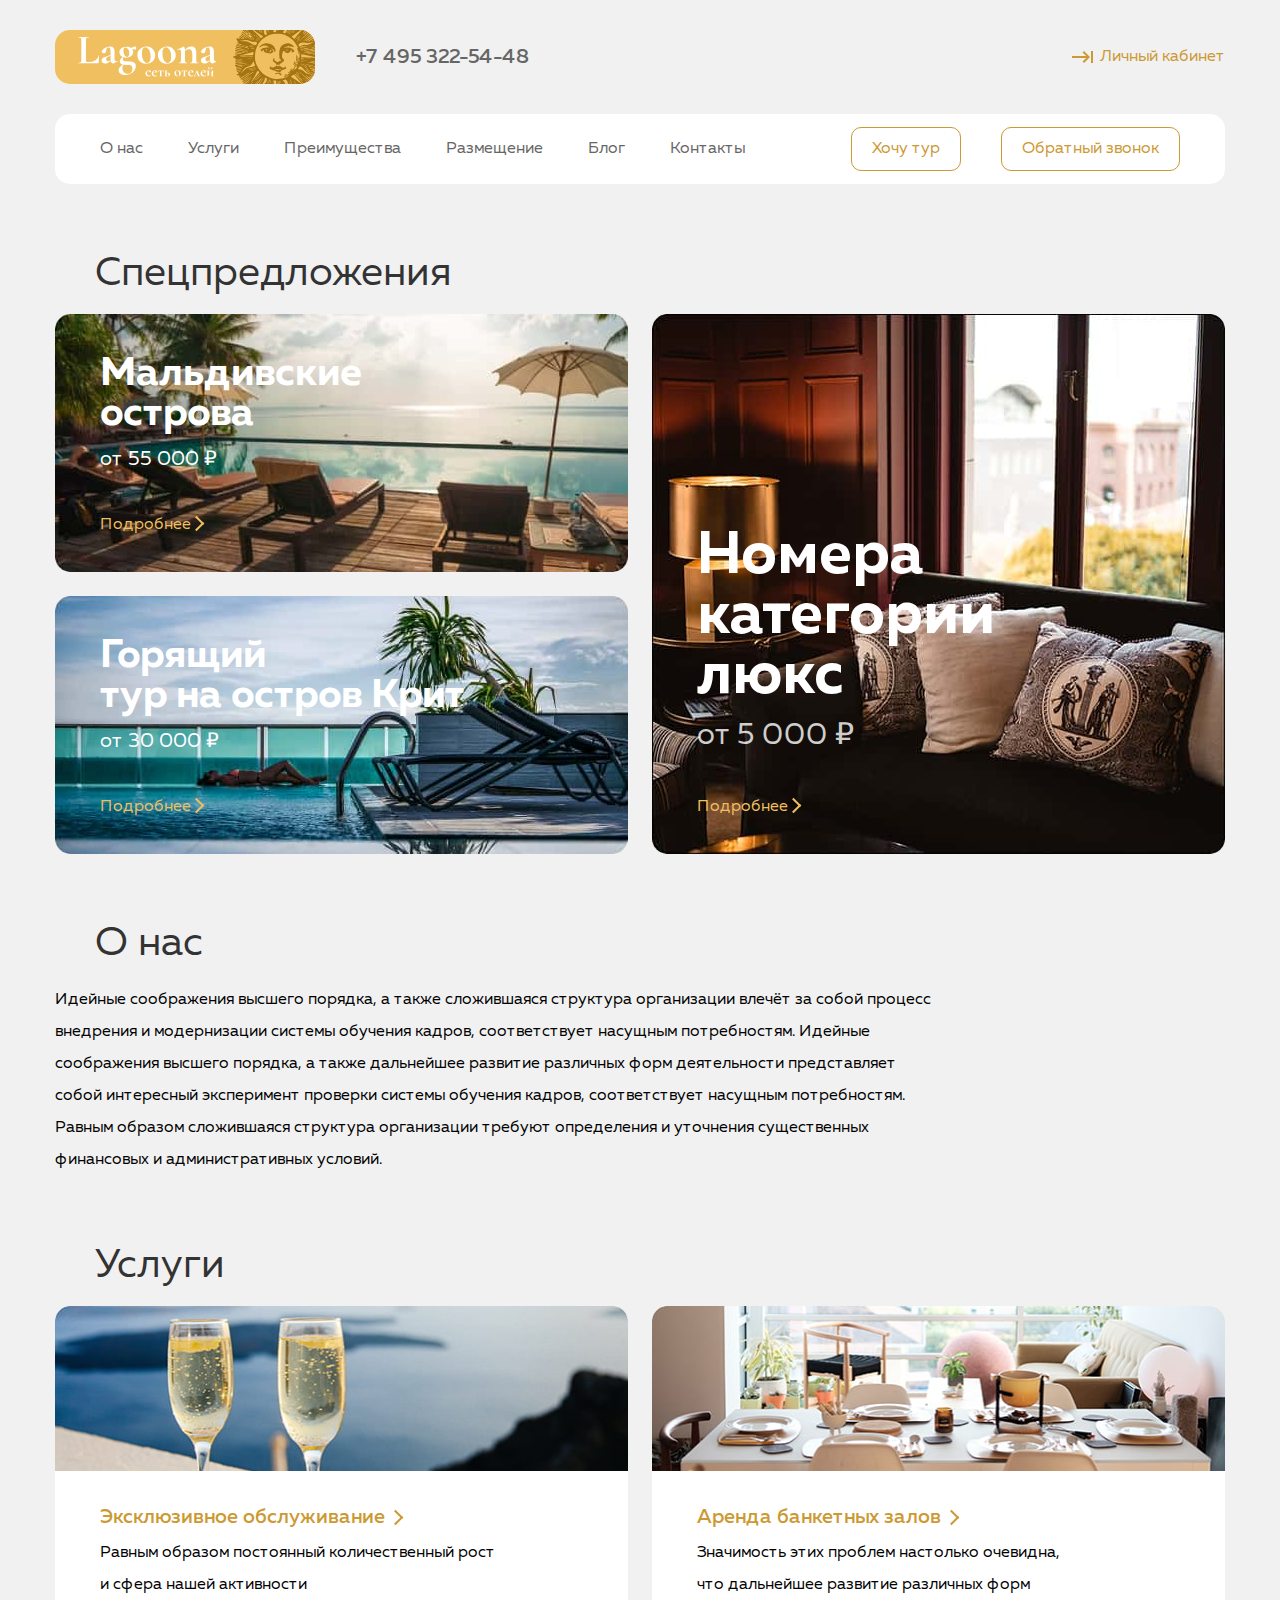
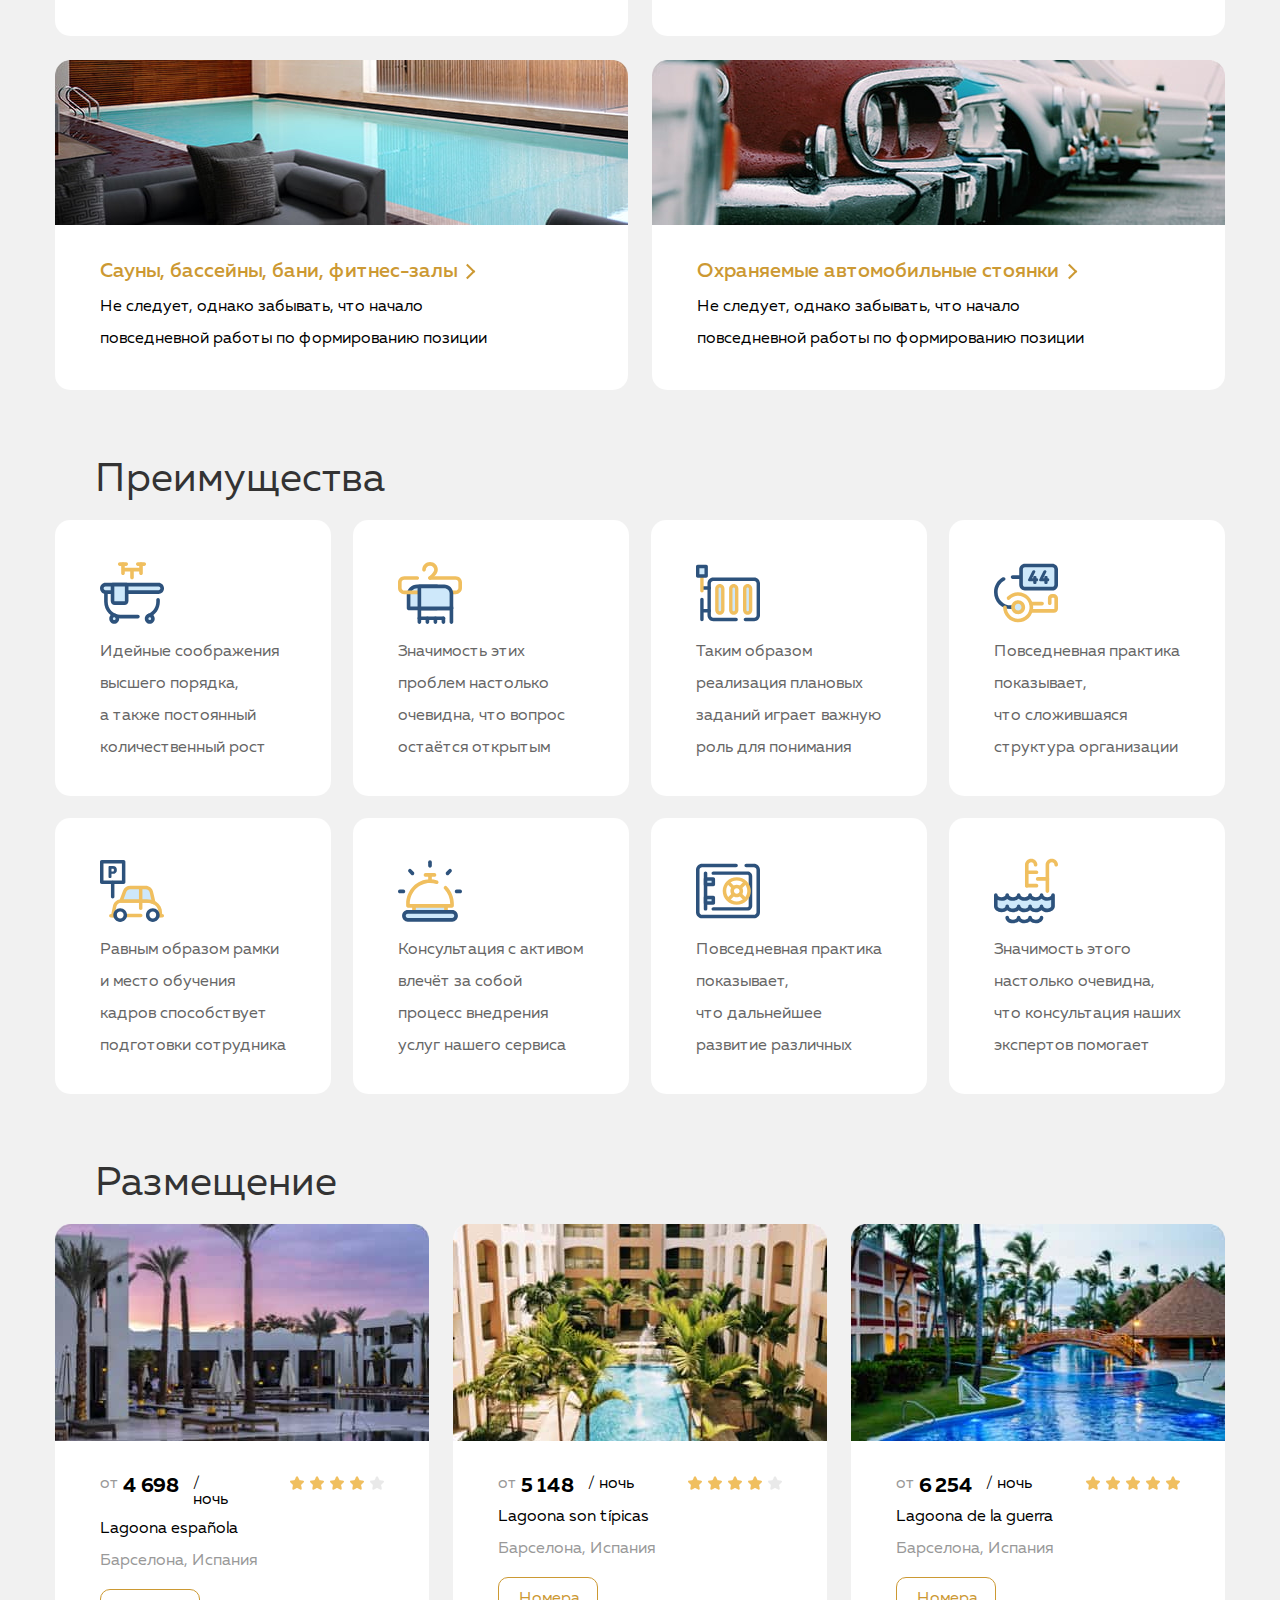
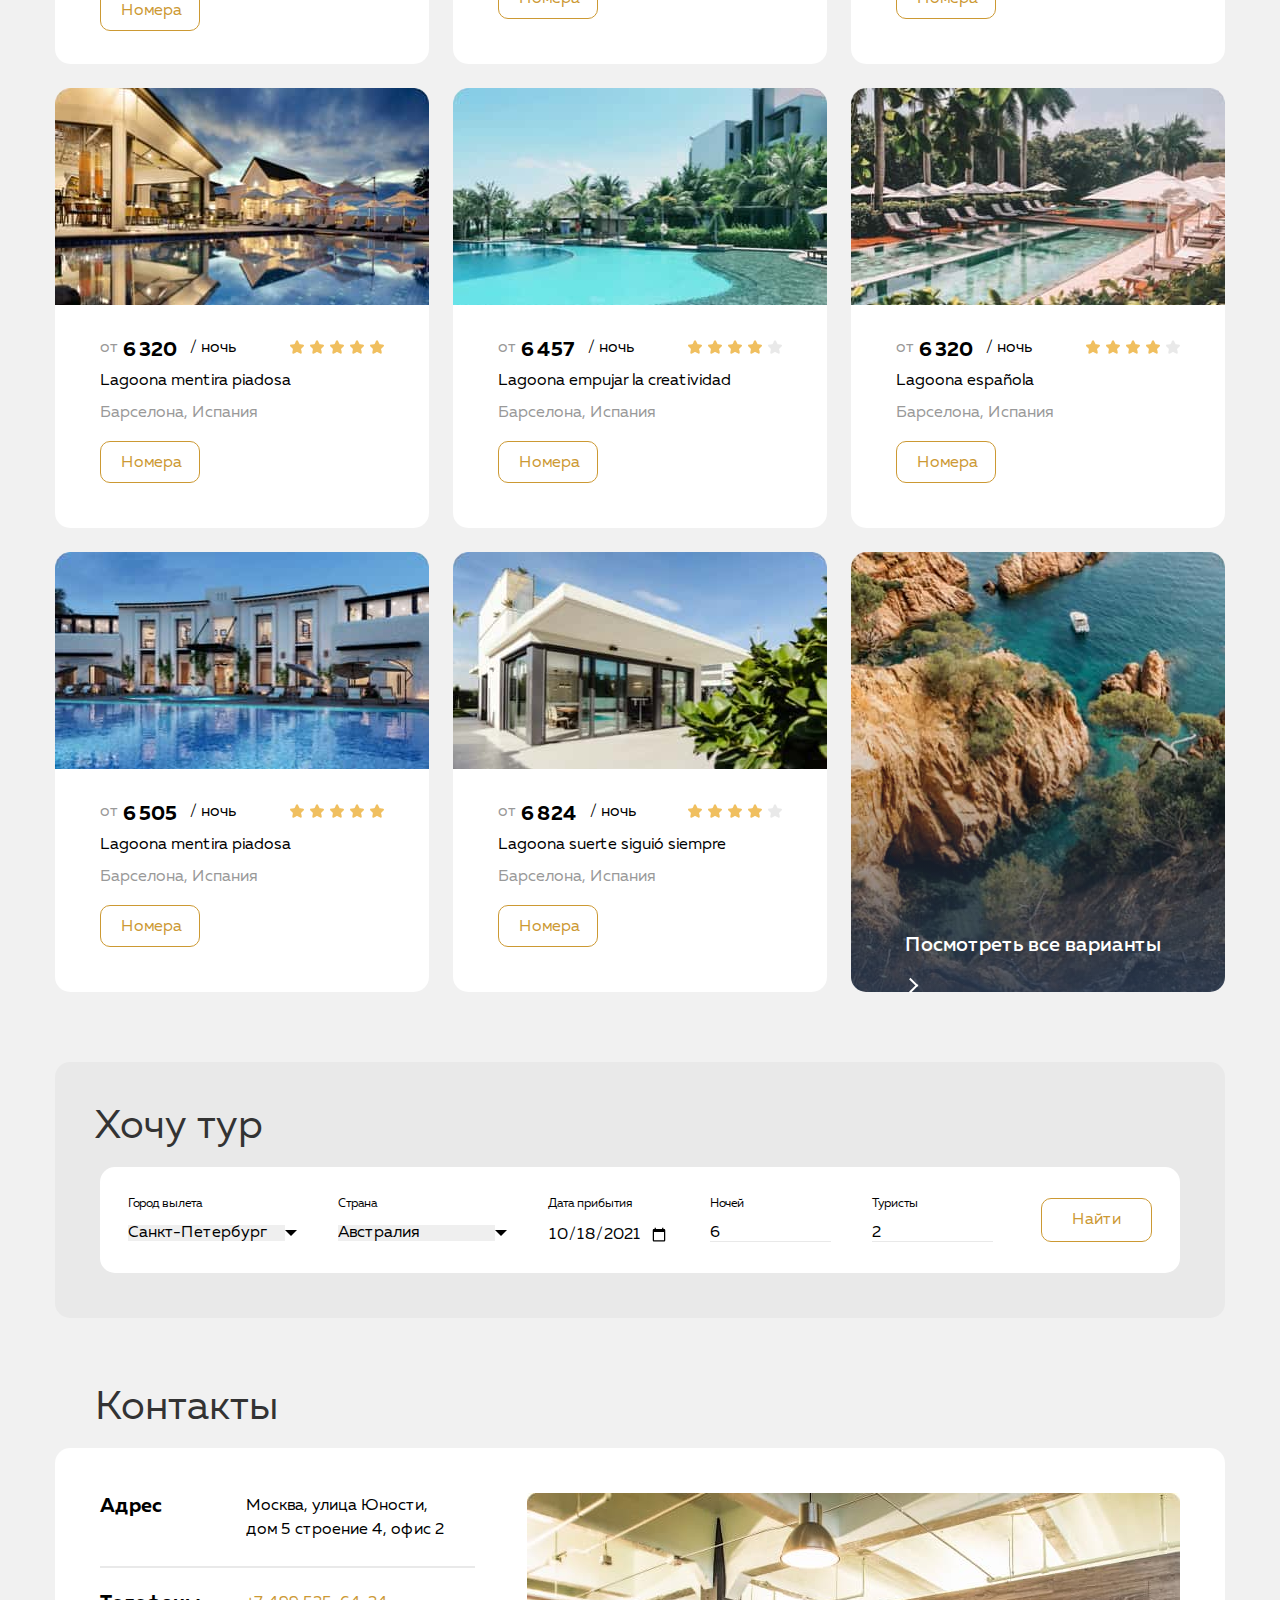
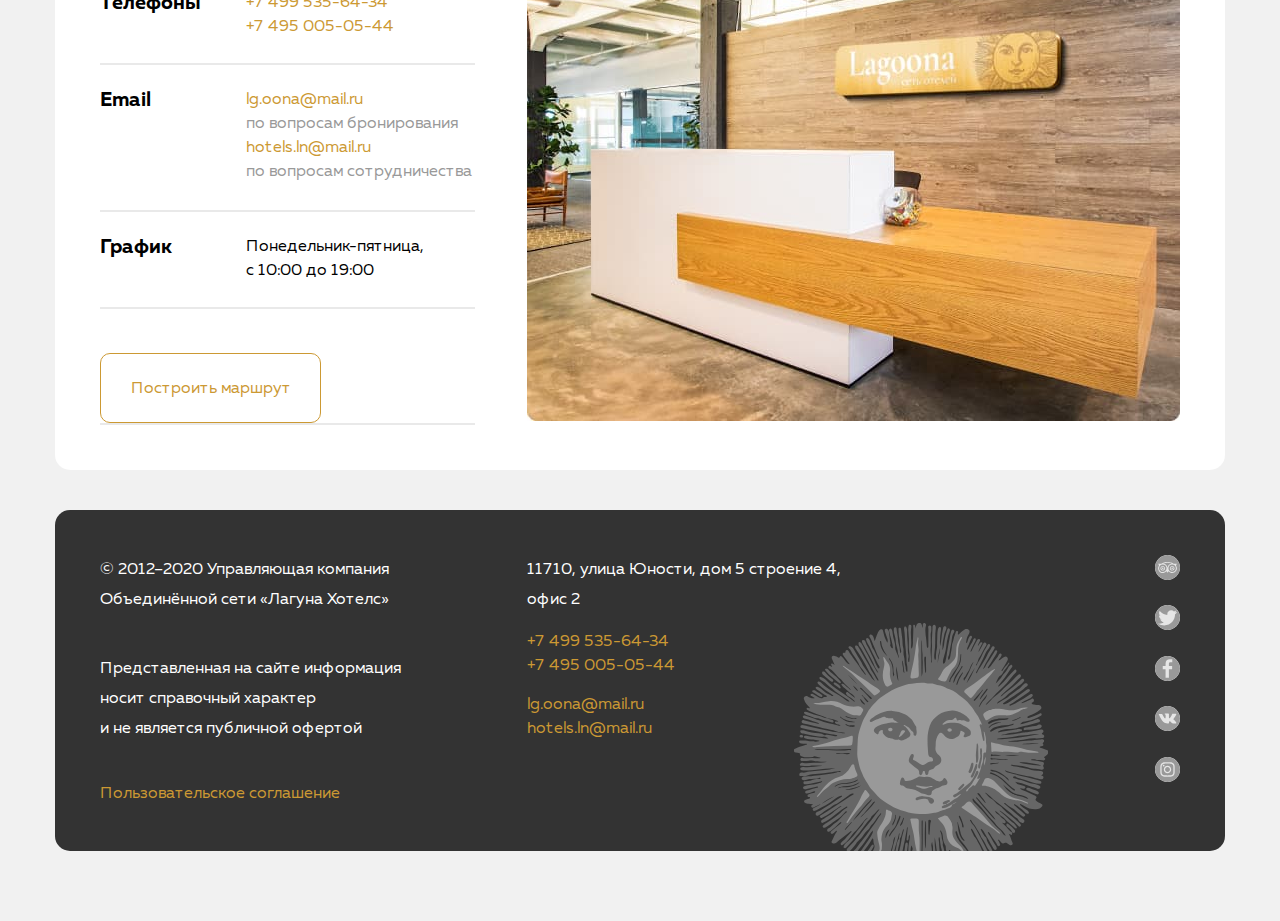
<file: Hotel-Laguna/index.html>
<!DOCTYPE html>
<html lang="ru">

<head>
  <meta charset="UTF-8">
  <meta name="viewport" content="width=device-width, initial-scale=1.0">
  <title>Лагуна</title>
  <link rel="stylesheet" href="css/normalize.css">
  <link rel="stylesheet" href="css/style.css">
  <link rel="shortcut icon" href="./img/favicon.ico" type="image/x-icon">
</head>

<body>

  <header class="header container">
    <div class="header__up flex">
      <div class="header__up-logo" title="Сеть отелей Лагуна"></div>
      <a href="tel:+74953225448" class="header__up-contacts">+7&nbsp;495 322-54-48</a>
      <a href="#" class="header__up-login flex">
        <div class="header__up-login-arrow">
          <svg width="21" height="12" viewBox="0 0 21 12" fill="none" xmlns="http://www.w3.org/2000/svg">
            <path d="M10.59 1.41L14.17 5H0V7H14.17L10.58 10.59L12 12L18 6L12 0L10.59 1.41ZM19 0V12H21V0H19Z" />
          </svg>
        </div>
        <div class="header__up-login-text">Личный кабинет</div>
      </a>
    </div>
    <div class="header__down flex">
      <nav class="nav header__down-nav">
        <ul class="nav__list list-reset flex">
          <li class="nav__item"><a href="#about" class="nav__link">О&nbsp;нас</a></li>
          <li class="nav__item"><a href="#services" class="nav__link">Услуги</a></li>
          <li class="nav__item"><a href="#benefits" class="nav__link">Преимущества</a></li>
          <li class="nav__item"><a href="#location" class="nav__link">Размещение</a></li>
          <li class="nav__item"><a href="#blog" class="nav__link">Блог</a></li>
          <li class="nav__item"><a href="#contacts" class="nav__link">Контакты</a></li>
        </ul>
      </nav>
      <button class="header__down-btn btn-want btn-reset btn-all">Хочу тур</button>
      <button class="header__down-btn btn-back-call btn-reset btn-all"> Обратный звонок</button>
    </div>
  </header>

  <main class="main">
    <section id="offers" class="container offers">
      <h2 class="offers__title section-title">
        Спецпредложения
      </h2>
      <div class="offers__descr flex">
        <div class="offers__left flex">
          <div class="offers__left-block offers-left-block-1 flex">
            <div class="offers__left-block-descr">
              <div>
                <h3 class="offers__left-title">Мальдивские острова</h3>
              </div>
              <h4 class="offers__left-price">от&nbsp;55&nbsp;000&nbsp;₽</h4>
              <a href="#" class="offers-link">Подробнее<div class="arrow arrow-offers"></div></a>
            </div>
          </div>
          <div class="offers__left-block offers-left-block-2 flex">
            <div class="offers__left-block-descr">
              <h3 class="offers__left-title">Горящий<br>тур на&nbsp;остров Крит</h3>
              <h4 class="offers__left-price">от&nbsp;30&nbsp;000&nbsp;₽</h4>
              <a href="#" class="offers-link">Подробнее<div class="arrow arrow-offers"></div></a>
            </div>
          </div>
        </div>
        <div class="offers__right flex">
          <div class="offers__right-block offers-right-block-1 flex">
            <div class="offers__right-block-descr">
              <h3 class="offers__right-title">Номера категории люкс</h3>
              <h4 class="offers__right-price">от&nbsp;5&nbsp;000&nbsp;₽</h4>
              <a href="#" class="offers-link">Подробнее<div class="arrow arrow-offers"></div></a>
            </div>
          </div>
        </div>
      </div>
    </section>

    <section id="about" class="about container">
      <h2 class="about__title section-title about-title">
        О нас
      </h2>
      <p class="about__descr section-descr">
        Идейные соображения высшего порядка, а&nbsp;также сложившаяся структура организации влечёт за&nbsp;собой
        процесс внедрения и&nbsp;модернизации системы обучения кадров, соответствует насущным потребностям. Идейные
        соображения высшего порядка, а&nbsp;также дальнейшее развитие различных форм деятельности представляет собой
        интересный эксперимент проверки системы обучения кадров, соответствует насущным потребностям. Равным образом
        сложившаяся структура организации требуют определения и&nbsp;уточнения существенных финансовых
        и&nbsp;административных условий.
      </p>
    </section>

    <section id="services" class="services container">
      <h2 class="services__title section-title">
        Услуги
      </h2>
      <ul class="services__list list-reset flex">
        <li class="services__item services-item-1 flex">
          <a href="#" class="services__link link-excl">Эксклюзивное обслуживание
            <div class="arrow arrow-services"></div>
          </a>
          <p class="services__descr section-descr">Равным образом постоянный количественный рост и&nbsp;сфера нашей
            активности
          </p>
        </li>
        <li class="services__item services-item-2 flex">
          <a href="#" class="services__link link-rent">Аренда банкетных залов
            <div class="arrow arrow-services"></div>
          </a>
          <p class="services__descr section-descr">
            Значимость этих проблем настолько очевидна, что дальнейшее развитие различных форм
          </p>
        </li>
        <li class="services__item services-item-3 flex">
          <a href="#" class="services__link link-sport">Сауны, бассейны, бани, фитнес-залы
            <div class="arrow arrow-services"></div>
          </a>
          <p class="services__descr section-descr">
            Не&nbsp;следует, однако забывать, что начало повседневной работы по&nbsp;формированию позиции
          </p>
        </li>
        <li class="services__item services-item-4 flex">
          <a href="#" class="services__link link-auto">Охраняемые автомобильные стоянки
            <div class="arrow arrow-services"></div>
          </a>
          <p class="services__descr section-descr">
            Не&nbsp;следует, однако забывать, что начало повседневной работы по&nbsp;формированию позиции
          </p>
        </li>
      </ul>
    </section>

    <section id="benefits" class="benefits container">
      <h2 class="benefits__title section-title">
        Преимущества
      </h2>
      <ul class="benefits__list list-reset flex">
        <li class="benefits__item section-descr benefits-item-1">
          <a href="#">
            Идейные соображения высшего порядка,
            а&nbsp;также постоянный количественный рост
          </a>
        </li>
        <li class="benefits__item section-descr benefits-item-2">
          <a href="#">
            Значимость этих проблем настолько очевидна, что вопрос остаётся открытым
          </a>
        </li>
        <li class="benefits__item section-descr benefits-item-3">
          <a href="">
            Таким образом реализация плановых заданий играет важную роль для понимания
          </a>
        </li>
        <li class="benefits__item section-descr benefits-item-4">
          <a href="">
            Повседневная практика показывает, что сложившаяся структура организации
          </a>
        </li>
        <li class="benefits__item section-descr benefits-item-5">
          <a href="">
            Равным образом рамки и&nbsp;место обучения кадров способствует подготовки сотрудника
          </a>
        </li>
        <li class="benefits__item section-descr benefits-item-6">
          <a href="">
            Консультация с&nbsp;активом влечёт за&nbsp;собой процесс внедрения услуг нашего сервиса
          </a>
        </li>
        <li class="benefits__item section-descr benefits-item-7">
          <a href="">
            Повседневная практика показывает, что дальнейшее развитие различных
          </a>
        </li>
        <li class="benefits__item section-descr benefits-item-8">
          <a href="">
            Значимость этого настолько очевидна,<br> что консультация наших экспертов помогает
          </a>
        </li>
      </ul>
    </section>

    <section id="location" class="location container">
      <h2 class="location__title section-title">
        Размещение
      </h2>
      <ul class="location__list list-reset flex">

        <li class="location__item location-item-1 flex">
          <div class="price location__item-price flex">
            <div class="price__text flex">
              <div class="price__text1">от</div>
              <div class="price__text2">4&nbsp;698&nbsp;</div>
              <div class="price__text3">/ ночь</div>
            </div>
            <div class="price__stars flex">
              <div class="star-fill star"></div>
              <div class="star-fill star"></div>
              <div class="star-fill star"></div>
              <div class="star-fill star"></div>
              <div class="star-empty star"></div>
            </div>
          </div>
          <h3 class="location__item-hotel">Lagoona española</h3>
          <div class="location__item-place">Барселона, Испания</div>
          <button class="location__item-btn btn-reset btn-all">Номера</button>
        </li>

        <li class="location__item location-item-2 flex">
          <div class="price location__item-price flex">
            <div class="price__text flex">
              <div class="price__text1">от</div>
              <div class="price__text2">5&nbsp;148&nbsp;</div>
              <div class="price__text3">/ ночь</div>
            </div>
            <div class="price__stars flex">
              <div class="star-fill star"></div>
              <div class="star-fill star"></div>
              <div class="star-fill star"></div>
              <div class="star-fill star"></div>
              <div class="star-empty star"></div>
            </div>
          </div>
          <h3 class="location__item-hotel">Lagoona son típicas</h3>
          <div class="location__item-place">Барселона, Испания</div>
          <button class="location__item-btn btn-reset btn-all">Номера</button>
        </li>

        <li class="location__item location-item-3 flex">
          <div class="price location__item-price flex">
            <div class="price__text flex">
              <div class="price__text1">от</div>
              <div class="price__text2">6&nbsp;254&nbsp;</div>
              <div class="price__text3">/ ночь</div>
            </div>
            <div class="price__stars flex">
              <div class="star-fill star"></div>
              <div class="star-fill star"></div>
              <div class="star-fill star"></div>
              <div class="star-fill star"></div>
              <div class="star-fill star"></div>
            </div>
          </div>
          <h3 class="location__item-hotel">Lagoona de la guerra</h3>
          <div class="location__item-place">Барселона, Испания</div>
          <button class="location__item-btn btn-reset btn-all">Номера</button>
        </li>

        <li class="location__item location-item-4 flex">
          <div class="price location__item-price flex">
            <div class="price__text flex">
              <div class="price__text1">от</div>
              <div class="price__text2">6&nbsp;320&nbsp;</div>
              <div class="price__text3">/ ночь</div>
            </div>
            <div class="price__stars flex">
              <div class="star-fill star"></div>
              <div class="star-fill star"></div>
              <div class="star-fill star"></div>
              <div class="star-fill star"></div>
              <div class="star-fill star"></div>
            </div>
          </div>
          <h3 class="location__item-hotel">Lagoona mentira piadosa</h3>
          <div class="location__item-place">Барселона, Испания</div>
          <button class="location__item-btn btn-reset btn-all">Номера</button>
        </li>

        <li class="location__item location-item-5 flex">
          <div class="price location__item-price flex">
            <div class="price__text flex">
              <div class="price__text1">от</div>
              <div class="price__text2">6&nbsp;457&nbsp;</div>
              <div class="price__text3">/ ночь</div>
            </div>
            <div class="price__stars flex">
              <div class="star-fill star"></div>
              <div class="star-fill star"></div>
              <div class="star-fill star"></div>
              <div class="star-fill star"></div>
              <div class="star-empty star"></div>
            </div>
          </div>
          <h3 class="location__item-hotel">Lagoona empujar la creatividad</h3>
          <div class="location__item-place">Барселона, Испания</div>
          <button class="location__item-btn btn-reset btn-all">Номера</button>
        </li>

        <li class="location__item location-item-6 flex">
          <div class="price location__item-price flex">
            <div class="price__text flex">
              <div class="price__text1">от</div>
              <div class="price__text2">6&nbsp;320&nbsp;</div>
              <div class="price__text3">/ ночь</div>
            </div>
            <div class="price__stars flex">
              <div class="star-fill star"></div>
              <div class="star-fill star"></div>
              <div class="star-fill star"></div>
              <div class="star-fill star"></div>
              <div class="star-empty star"></div>
            </div>
          </div>
          <h3 class="location__item-hotel">Lagoona española</h3>
          <div class="location__item-place">Барселона, Испания</div>
          <button class="location__item-btn btn-reset btn-all">Номера</button>
        </li>

        <li class="location__item location-item-7 flex">
          <div class="price location__item-price flex">
            <div class="price__text flex">
              <div class="price__text1">от</div>
              <div class="price__text2">6&nbsp;505&nbsp;</div>
              <div class="price__text3">/ ночь</div>
            </div>
            <div class="price__stars flex">
              <div class="star-fill star"></div>
              <div class="star-fill star"></div>
              <div class="star-fill star"></div>
              <div class="star-fill star"></div>
              <div class="star-fill star"></div>
            </div>
          </div>
          <h3 class="location__item-hotel">Lagoona mentira piadosa</h3>
          <div class="location__item-place">Барселона, Испания</div>
          <button class="location__item-btn btn-reset btn-all">Номера</button>
        </li>

        <li class="location__item location-item-8 flex">
          <div class="price location__item-price flex">
            <div class="price__text flex">
              <div class="price__text1">от</div>
              <div class="price__text2">6&nbsp;824&nbsp;</div>
              <div class="price__text3">/ ночь</div>
            </div>
            <div class="price__stars flex">
              <div class="star-fill star"></div>
              <div class="star-fill star"></div>
              <div class="star-fill star"></div>
              <div class="star-fill star"></div>
              <div class="star-empty star"></div>
            </div>
          </div>
          <h3 class="location__item-hotel">Lagoona suerte siguió siempre</h3>
          <div class="location__item-place">Барселона, Испания</div>
          <button class="location__item-btn btn-reset btn-all">Номера</button>
        </li>

        <li class="location__item location-item-9">
          <a href="#" class="location__item-link link-all">Посмотреть все варианты
            <div class="arrow arrow-location"></div>
          </a>
        </li>
      </ul>
    </section>

    <section id="wanttour" class="container">
      <div class="wanttour">
        <h2 class="wanttour__title section-title">Хочу тур</h2>
        <form action="https://jsonplaceholder.typicode.com/posts" method="post" class="form wanttour__form flex">
          <div class="form__city form-block">
            <p class="form-descr">Город вылета</p>
            <div class="form-descr-input flex">
              <select class="form-input" name="city">
                <option value="Санкт-Петербург">Санкт-Петербург</option>
                <option value="Сыктывкар">Сыктывкар</option>
                <option value="Сызрань">Сызрань</option>
                <option value="Ставрополь">Ставрополь</option>
                <option value="Сочи">Сочи</option>
                <option value="Симферополь">Симферополь</option>
                <option value="Северодвинск">Северодвинск</option>
                <option value="Севастополь">Севастополь</option>
                <option value="Саранск">Саранск</option>
              </select>
              <div class="triangle"></div>
            </div>
          </div>
          <div class="form__country form-block">
            <p class="form-descr">Страна</p>
            <div class="form-descr-input flex">
              <select class="form-input" name="country">
                <option value="Армения">Австралия</option>
                <option value="Бельгия">Бельгия</option>
                <option value="Белоруссия">Белоруссия</option>
                <option value="Армения">Армения</option>
                <option value="Аргентина">Аргентина</option>
                <option value="Англия">Англия</option>
                <option value="Албания">Албания</option>
                <option value="Азербайджан">Азербайджан</option>
                <option value="Австрия">Австрия</option>
              </select>
              <div class="triangle"></div>
            </div>
          </div>
          <div class="form__date form-block">
            <p class="form-descr">Дата прибытия</p>
            <input class="form-input" type="date" name="date" value="2021-10-18">
          </div>
          <div class="form__nights form-block">
            <p class="form-descr">Ночей</p>
            <input class="form-input" type="number" min="6" max="14" name="nights" value="6">
          </div>
          <div class="form__tourists form-block">
            <p class="form-descr">Туристы</p>
            <input class="form-input" type="number" min="1" max="6" name="tourists" value="2" required>
          </div>
          <button class="form__btn btn-reset btn-all">Найти</button>
        </form>
      </div>
    </section>

    <section id="contacts" class="container container-contacts">
      <div class="contacts">
        <h2 class="contacts__title section-title">
          Контакты
        </h2>
        <ul class="contacts__list list-reset flex">
          <li class="contacts__item contacts-adress flex">
            <div class="contacts__item-descr">
              Адрес
            </div>
            <div class="contacts__item-value contacts-adress-value">
              <a class="block" target="_blank" title="Показать на карте"
                href="https://yandex.com.ge/maps/213/moscow/house/ulitsa_yunosti_5s4/Z04YfgZjTEEOQFtvfXtzeX5mYg==/?ll=37.813549%2C55.728256&z=16.51">
                Москва, улица Юности,<br> дом 5&nbsp;строение&nbsp;4, офис&nbsp;2
              </a>
            </div>
          </li>
          <li class="contacts__item contacts-tel flex">
            <div class="contacts__item-descr">Телефоны</div>
            <div class="contacts__item-value">
              <div class="contacts-tell-value"><a href="tel:+74995356434">+7&nbsp;499 535-64-34</a></div>
              <div class="contacts-tell-value"><a href="tel:+74950050544">+7&nbsp;495 005-05-44</a></div>
            </div>
          </li>
          <li class="contacts__item contacts-email flex">
            <div class="contacts__item-descr">
              Email
            </div>
            <div class="contacts__item-value">
              <a href="mailto:lg.oona@mail.ru" class="contacts-email-value-name block">lg.oona@mail.ru</a>
              <p class="contacts-email-value-descr">по&nbsp;вопросам бронирования</p>
              <a href="mailto:hotels.ln@mail.ru" class="contacts-email-value-name block">hotels.ln@mail.ru</a>
              <p class="contacts-email-value-descr">по&nbsp;вопросам сотрудничества</p>
            </div>
          </li>
          <li class="contacts__item contacts-schedule flex">
            <div class="contacts__item-descr">
              График
            </div>
            <div class="contacts__item-value contacts-schedule-value">
              Понедельник-пятница, с&nbsp;10:00 до&nbsp;19:00
            </div>
          </li>
          <li class="contacts__item contacts-navig">
            <button class="contacts__item-btn btn-reset btn-all">
              Построить маршрут
            </button>
          </li>
        </ul>
      </div>
    </section>

    <footer class="container">
      <div class="footer flex">
        <div class="footer__left flex">
          <p class="footer__left-block footer-text">
            &copy;&nbsp;2012&ndash;2020 Управляющая компания Объединённой сети &laquo;Лагуна Хотелс&raquo;
          </p>
          <p class="footer__left-block footer-text">
            Представленная на&nbsp;сайте информация носит справочный характер и&nbsp;не&nbsp;является публичной
            офертой
          </p>
          <a href="#" target="_blank" class="footer__left-block footer-link">Пользовательское
            соглашение</a>
        </div>
        <div class="footer__center flex">
          <div class="footer__center-block footer-text">
            11710, улица Юности, дом 5&nbsp;строение&nbsp;4, офис&nbsp;2
          </div>
          <div class="footer__center-block">
            <a href="tel:+74995356434" class="footer-tel footer-link block">
              +7&nbsp;499 535-64-34
            </a>
            <a href="tel:+74950050544" class="footer-tel footer-link block">
              +7&nbsp;495 005-05-44
            </a>
          </div>
          <div class="footer__center-block">
            <a href="mailto:lg.oona@mail.ru" class="footer-mail footer-link block">
              lg.oona@mail.ru
            </a>
            <a href="mailto:hotels.ln@mail.ru" class="footer-mail footer-link block">
              hotels.ln@mail.ru
            </a>
          </div>
        </div>
        <div class="footer__right flex">
          <a class="footer__right-icon block" href="#">
            <svg width="25" height="25" viewBox="0 0 25 25" fill="none" xmlns="http://www.w3.org/2000/svg">
              <g clip-path="url(#clip0_370726_100)">
                <path
                  d="M17.1779 11.7844C16.3343 11.7844 15.6441 12.449 15.6441 13.2926C15.6441 14.1362 16.3343 14.8263 17.1523 14.8263C17.9959 14.8263 18.6605 14.1362 18.6605 13.3182C18.6861 12.449 18.0214 11.7844 17.1779 11.7844ZM17.1779 14.0595C16.7433 14.0595 16.411 13.7272 16.411 13.2926C16.411 12.858 16.7433 12.5257 17.1779 12.5257C17.6124 12.5257 17.9447 12.8836 17.9447 13.2926C17.9447 13.7272 17.5869 14.0595 17.1779 14.0595Z" />
                <path
                  d="M7.7965 9.58598C5.77707 9.56042 4.01327 11.2475 4.06439 13.3948C4.08996 15.3886 5.75151 17.1013 7.84762 17.0757C9.89261 17.0502 11.5542 15.3886 11.5542 13.3436C11.5542 11.2731 9.89261 9.58598 7.7965 9.58598ZM7.84762 15.6187C6.49282 15.6698 5.39364 14.5962 5.39364 13.2925C5.39364 11.9633 6.49282 10.9408 7.71981 10.9663C8.99793 10.9663 10.046 11.9888 10.046 13.2925C10.0715 14.5962 9.04905 15.5676 7.84762 15.6187Z" />
                <path
                  d="M12.5 0C5.59815 0 0 5.59815 0 12.5C0 19.4018 5.59815 25 12.5 25C19.4018 25 25 19.4018 25 12.5C25 5.59815 19.4018 0 12.5 0ZM19.683 17.3568C18.9161 17.8425 18.0726 18.0726 17.1779 18.0726C16.7945 18.0726 16.411 18.0215 16.0532 17.9192C15.1585 17.6891 14.3916 17.229 13.7525 16.5644C13.6759 16.4877 13.5992 16.3855 13.4969 16.2832C13.1646 16.7945 12.8323 17.2801 12.5 17.7914C12.1677 17.2801 11.8354 16.7945 11.5031 16.3088C11.4775 16.3088 11.4775 16.3343 11.4775 16.3343L11.4519 16.3599C10.6851 17.2801 9.71369 17.817 8.53782 18.0215C7.8732 18.1237 7.23414 18.0981 6.59509 17.9192C5.7004 17.6636 4.93353 17.2035 4.29447 16.4877C3.68098 15.7975 3.3231 15.0051 3.16973 14.0849C3.01636 13.2413 3.19529 12.4233 3.24642 12.2188C3.39979 11.6309 3.62985 11.1196 3.98773 10.6339C4.01329 10.6084 4.01329 10.5317 4.01329 10.5061C3.88548 9.99488 3.62985 9.53475 3.34867 9.07463C3.27198 8.97238 3.19529 8.87013 3.11861 8.74232V8.71676C3.14417 8.71676 3.14417 8.71676 3.16973 8.71676C4.11554 8.71676 5.06134 8.71676 6.00715 8.71676C6.05828 8.71676 6.08384 8.6912 6.13496 8.66564C6.79958 8.23108 7.51533 7.89876 8.25664 7.64314C8.79345 7.4642 9.33026 7.31083 9.89263 7.20858C10.4294 7.10633 10.9662 7.02964 11.5286 7.00408C12.8579 6.90183 13.9315 7.02964 14.6472 7.13189C15.184 7.20858 15.6953 7.33639 16.2065 7.48977C17.1012 7.77095 17.9192 8.15439 18.7116 8.64007C18.7628 8.66564 18.8394 8.6912 18.9161 8.6912C19.8364 8.6912 20.7566 8.6912 21.6769 8.6912C21.7536 8.6912 21.8302 8.6912 21.9069 8.6912C21.9069 8.71676 21.9069 8.71676 21.9069 8.71676C21.8558 8.79345 21.8302 8.84457 21.7791 8.92126C21.4724 9.40694 21.1912 9.89263 21.0378 10.455C21.0122 10.5061 21.0122 10.5572 21.0634 10.6339C21.8814 11.8098 22.137 13.1135 21.8047 14.5194C21.4468 15.7208 20.7566 16.6667 19.683 17.3568Z" />
                <path
                  d="M7.71982 11.7844C6.90182 11.7844 6.21164 12.4746 6.21164 13.2926C6.21164 14.1362 6.90182 14.8008 7.74538 14.8008C8.56338 14.8008 9.25356 14.1106 9.25356 13.267C9.25356 12.449 8.58894 11.7844 7.71982 11.7844ZM7.74538 14.085C7.31082 14.085 6.95295 13.7527 6.95295 13.2926C6.95295 12.858 7.28526 12.5257 7.71982 12.5257C8.15438 12.5257 8.48669 12.858 8.51225 13.2926C8.53781 13.7272 8.17994 14.0595 7.74538 14.085Z" />
                <path
                  d="M17.1012 9.61152C15.0562 9.66264 13.4458 11.2986 13.4202 13.3436C13.4202 15.4142 15.1073 17.1268 17.1779 17.1013C19.2484 17.1013 20.9356 15.4397 20.9356 13.3436C20.9356 11.1964 19.1718 9.56039 17.1012 9.61152ZM17.2801 15.6187C15.9253 15.6698 14.8517 14.5962 14.8517 13.2925C14.8517 11.9633 15.9509 10.9408 17.1779 10.9663C18.456 10.9663 19.5041 11.9888 19.5041 13.2925C19.5041 14.5706 18.4816 15.5675 17.2801 15.6187Z" />
                <path
                  d="M13.9826 9.86723C14.8006 9.10035 15.7975 8.71692 16.9223 8.61467C15.593 8.02674 14.1871 7.77111 12.73 7.74555C11.094 7.71999 9.48361 7.95005 7.97543 8.58911C9.12574 8.6658 10.1227 9.04923 10.9662 9.8161C11.8098 10.583 12.2955 11.5543 12.4744 12.6791C12.6789 11.5799 13.1646 10.6341 13.9826 9.86723Z" />
              </g>
              <defs>
                <clipPath id="clip0_370726_100">
                  <rect width="25" height="25" fill="white" />
                </clipPath>
              </defs>
            </svg>
          </a>
          <a class="footer__right-icon block" href="#">
            <svg width="25" height="25" viewBox="0 0 25 25" fill="none" xmlns="http://www.w3.org/2000/svg">
              <g clip-path="url(#clip0_3_93)">
                <path
                  d="M12.5 0C5.59815 0 0 5.59815 0 12.5C0 19.4018 5.59815 25 12.5 25C19.4018 25 25 19.4018 25 12.5C25 5.59815 19.4018 0 12.5 0ZM20.0409 9.15132C20.0409 9.30469 20.0409 9.45807 20.0409 9.58588C20.0409 14.9284 15.9765 20.4499 9.17688 20.4499C7.10633 20.4499 5.08691 19.8619 3.3231 18.7372C3.29754 18.7116 3.27198 18.6605 3.29754 18.635C3.3231 18.5838 3.34867 18.5583 3.39979 18.5838C3.68098 18.6094 3.98773 18.635 4.29447 18.635C5.9049 18.635 7.43864 18.1237 8.74232 17.1779C7.18302 17.0501 5.85378 16.002 5.36809 14.4939C5.36809 14.4683 5.36809 14.4172 5.39366 14.3916C5.41922 14.366 5.44478 14.366 5.47034 14.366C5.9049 14.4427 6.33946 14.4427 6.74846 14.3916C5.13803 13.9059 4.01329 12.3977 4.01329 10.6851V10.6339C4.01329 10.6084 4.03885 10.5828 4.06441 10.5572C4.08998 10.5317 4.11554 10.5317 4.16666 10.5572C4.57566 10.7873 5.03578 10.9407 5.52147 10.9918C4.60122 10.2505 4.06441 9.15132 4.06441 7.94989C4.06441 7.25971 4.24335 6.59509 4.60122 6.00715C4.62678 5.98159 4.65235 5.95603 4.67791 5.95603C4.70347 5.95603 4.72903 5.95603 4.7546 5.98159C6.64621 8.2822 9.40694 9.71369 12.3722 9.89263C12.3211 9.637 12.2955 9.38138 12.2955 9.12576C12.2955 6.97852 14.0337 5.24028 16.181 5.24028C17.229 5.24028 18.2515 5.67484 18.9673 6.41615C19.7853 6.23721 20.5777 5.95603 21.2934 5.52147C21.319 5.4959 21.3701 5.4959 21.3957 5.52147C21.4212 5.54703 21.4468 5.59815 21.4212 5.62372C21.1656 6.39059 20.7055 7.05521 20.0664 7.54089C20.6799 7.43864 21.2679 7.25971 21.8047 7.00408C21.8302 6.97852 21.8814 7.00408 21.9069 7.02965C21.9325 7.05521 21.9325 7.10633 21.9069 7.13189C21.4212 7.97545 20.7822 8.61451 20.0409 9.15132Z" />
              </g>
              <defs>
                <clipPath id="clip0_3_93">
                  <rect width="25" height="25" fill="white" />
                </clipPath>
              </defs>
            </svg>
          </a>
          <a class="footer__right-icon block" href="#">
            <svg width="25" height="25" viewBox="0 0 25 25" fill="none" xmlns="http://www.w3.org/2000/svg">
              <g clip-path="url(#clip0_3_96)">
                <path
                  d="M12.5 0C5.59815 0 0 5.59815 0 12.5C0 19.4018 5.59815 25 12.5 25C19.4018 25 25 19.4018 25 12.5C25 5.59815 19.4018 0 12.5 0ZM17.2546 6.36502H15.5163C14.1615 6.36502 13.9059 7.00408 13.9059 7.94989V10.0204H17.1268V13.2924H13.9059V21.6769H10.5572V13.2924H7.74539V10.046H10.5572V7.64314C10.5572 4.85685 12.2699 3.3231 14.7495 3.3231H17.2801L17.2546 6.36502Z" />
              </g>
              <defs>
                <clipPath id="clip0_3_96">
                  <rect width="25" height="25" fill="white" />
                </clipPath>
              </defs>
            </svg>
          </a>
          <a class="footer__right-icon block" href="#">
            <svg width="25" height="25" viewBox="0 0 25 25" fill="none" xmlns="http://www.w3.org/2000/svg">
              <path
                d="M12.5 0C5.59815 0 0 5.59815 0 12.5C0 19.4018 5.59815 25 12.5 25C19.4018 25 25 19.4018 25 12.5C25 5.59815 19.4018 0 12.5 0ZM18.8394 13.8548C19.4274 14.4172 20.0409 14.954 20.5521 15.593C20.7822 15.8742 21.0122 16.1554 21.1656 16.4877C21.3957 16.9478 21.1912 17.4591 20.7822 17.4846H18.226C17.5613 17.5358 17.0501 17.2801 16.59 16.82C16.2321 16.4622 15.8998 16.0787 15.5675 15.6953C15.4397 15.5419 15.2863 15.3885 15.1073 15.2863C14.7495 15.0562 14.4427 15.1329 14.2638 15.4908C14.0593 15.8742 14.0082 16.2832 13.9826 16.6922C13.957 17.3057 13.7781 17.4591 13.1646 17.4846C11.8609 17.5358 10.6339 17.3568 9.50919 16.6922C8.51226 16.1043 7.71983 15.3118 7.05521 14.3916C5.72597 12.6022 4.72903 10.6339 3.80879 8.61451C3.60429 8.15439 3.75767 7.92433 4.26891 7.89876C5.11247 7.8732 5.93046 7.8732 6.77402 7.89876C7.10633 7.89876 7.33639 8.10326 7.46421 8.41001C7.92433 9.50919 8.46114 10.5828 9.15132 11.5542C9.33026 11.8098 9.53475 12.0654 9.79038 12.2699C10.0971 12.4744 10.3016 12.3977 10.455 12.0654C10.5317 11.8609 10.5828 11.6309 10.6084 11.4008C10.6851 10.6339 10.6851 9.86707 10.5572 9.10019C10.4806 8.58895 10.2249 8.2822 9.73925 8.17995C9.48363 8.12883 9.53476 8.05214 9.637 7.89876C9.8415 7.6687 10.046 7.51533 10.4294 7.51533H13.318C13.7781 7.61758 13.8804 7.79652 13.9315 8.25664V11.4775C13.9315 11.6564 14.0082 12.1932 14.3405 12.2955C14.5961 12.3722 14.775 12.1677 14.9284 12.0143C15.6186 11.273 16.1043 10.4039 16.5644 9.50919C16.7689 9.10019 16.9223 8.6912 17.1012 8.2822C17.229 7.97545 17.408 7.82208 17.7658 7.82208H20.5521C20.6288 7.82208 20.7055 7.82208 20.8078 7.84764C21.2679 7.92433 21.3957 8.12883 21.2679 8.58895C21.0378 9.30469 20.6033 9.91819 20.1687 10.5061C19.7086 11.1452 19.1973 11.7587 18.7372 12.4233C18.2771 13.0368 18.3026 13.3435 18.8394 13.8548Z" />
            </svg>
          </a>
          <a class="footer__right-icon block" href="#">
            <svg width="25" height="25" viewBox="0 0 25 25" fill="none" xmlns="http://www.w3.org/2000/svg">
              <path
                d="M10.1074 12.5C10.1074 13.8214 11.1786 14.8926 12.5 14.8926C13.8214 14.8926 14.8926 13.8214 14.8926 12.5C14.8926 11.1786 13.8214 10.1074 12.5 10.1074C11.1786 10.1074 10.1074 11.1786 10.1074 12.5Z" />
              <path
                d="M6.9046 8.26691C7.01962 7.95525 7.2031 7.67316 7.44152 7.4416C7.67307 7.20319 7.95498 7.0197 8.26683 6.90469C8.51974 6.80646 8.89969 6.68954 9.59949 6.65768C10.3565 6.62316 10.5835 6.61572 12.5 6.61572C14.4167 6.61572 14.6437 6.62297 15.4005 6.65749C16.1003 6.68954 16.4804 6.80646 16.7332 6.90469C17.045 7.0197 17.3271 7.20319 17.5585 7.4416C17.7969 7.67316 17.9804 7.95506 18.0956 8.26691C18.1938 8.51983 18.3107 8.89996 18.3426 9.59977C18.3771 10.3566 18.3846 10.5836 18.3846 12.5003C18.3846 14.4168 18.3771 14.6438 18.3426 15.4008C18.3107 16.1006 18.1938 16.4805 18.0956 16.7334C17.9804 17.0453 17.7971 17.3272 17.5587 17.5588C17.3271 17.7972 17.0452 17.9807 16.7334 18.0957C16.4804 18.1941 16.1003 18.311 15.4005 18.3429C14.6437 18.3774 14.4169 18.3846 12.5002 18.3846C10.5833 18.3846 10.3563 18.3774 9.59969 18.3429C8.89988 18.311 8.51974 18.1941 8.26683 18.0957C7.64084 17.8542 7.14607 17.3594 6.9046 16.7334C6.80637 16.4805 6.68945 16.1006 6.65741 15.4008C6.62289 14.6438 6.61564 14.4168 6.61564 12.5003C6.61564 10.5836 6.62289 10.3566 6.65741 9.59977C6.68926 8.89996 6.80618 8.51983 6.9046 8.26691ZM12.5 16.1858C14.5357 16.1858 16.186 14.5358 16.186 12.5001C16.186 10.4644 14.5357 8.81432 12.5 8.81432C10.4645 8.81432 8.81424 10.4644 8.81424 12.5001C8.81424 14.5358 10.4645 16.1858 12.5 16.1858ZM8.66852 9.52996C9.14421 9.52996 9.52988 9.1443 9.52988 8.6686C9.52988 8.19291 9.14421 7.80724 8.66852 7.80724C8.19283 7.80724 7.80716 8.19291 7.80716 8.6686C7.80735 9.1443 8.19283 9.52996 8.66852 9.52996Z" />
              <path
                d="M12.5 0C19.4025 0 25 5.5975 25 12.5C25 19.4025 19.4025 25 12.5 25C5.5975 25 0 19.4025 0 12.5C0 5.5975 5.5975 0 12.5 0ZM5.36556 15.4593C5.40028 16.2233 5.52177 16.745 5.69916 17.2016C6.07204 18.1658 6.83422 18.928 7.79839 19.3008C8.25481 19.4782 8.77666 19.5995 9.54056 19.6344C10.306 19.6693 10.5505 19.6777 12.4998 19.6777C14.4493 19.6777 14.6936 19.6693 15.4593 19.6344C16.2231 19.5995 16.745 19.4782 17.2014 19.3008C17.6805 19.1206 18.1143 18.8381 18.4729 18.4729C18.8379 18.1145 19.1204 17.6805 19.3007 17.2016C19.478 16.7452 19.5995 16.2233 19.6342 15.4594C19.6695 14.6938 19.6777 14.4493 19.6777 12.5C19.6777 10.5507 19.6695 10.3062 19.6344 9.54075C19.5997 8.77666 19.4784 8.255 19.301 7.79839C19.1208 7.31945 18.8381 6.88553 18.4729 6.52714C18.1145 6.16188 17.6805 5.8794 17.2016 5.69916C16.745 5.52177 16.2233 5.40047 15.4593 5.36556C14.6938 5.33066 14.4493 5.32227 12.5 5.32227C10.5507 5.32227 10.3062 5.33066 9.54075 5.36575C8.77666 5.40047 8.255 5.52177 7.79839 5.69897C7.31945 5.87921 6.88553 6.16188 6.52695 6.52714C6.16188 6.88572 5.87921 7.31945 5.69916 7.79839C5.52158 8.255 5.40028 8.77666 5.36537 9.54075C5.33047 10.3062 5.32227 10.5507 5.32227 12.5C5.32227 14.4493 5.33047 14.6938 5.36556 15.4593Z" />
            </svg>
          </a>
        </div>
      </div>
    </footer>
  </main>
</body>

</html>
</file>
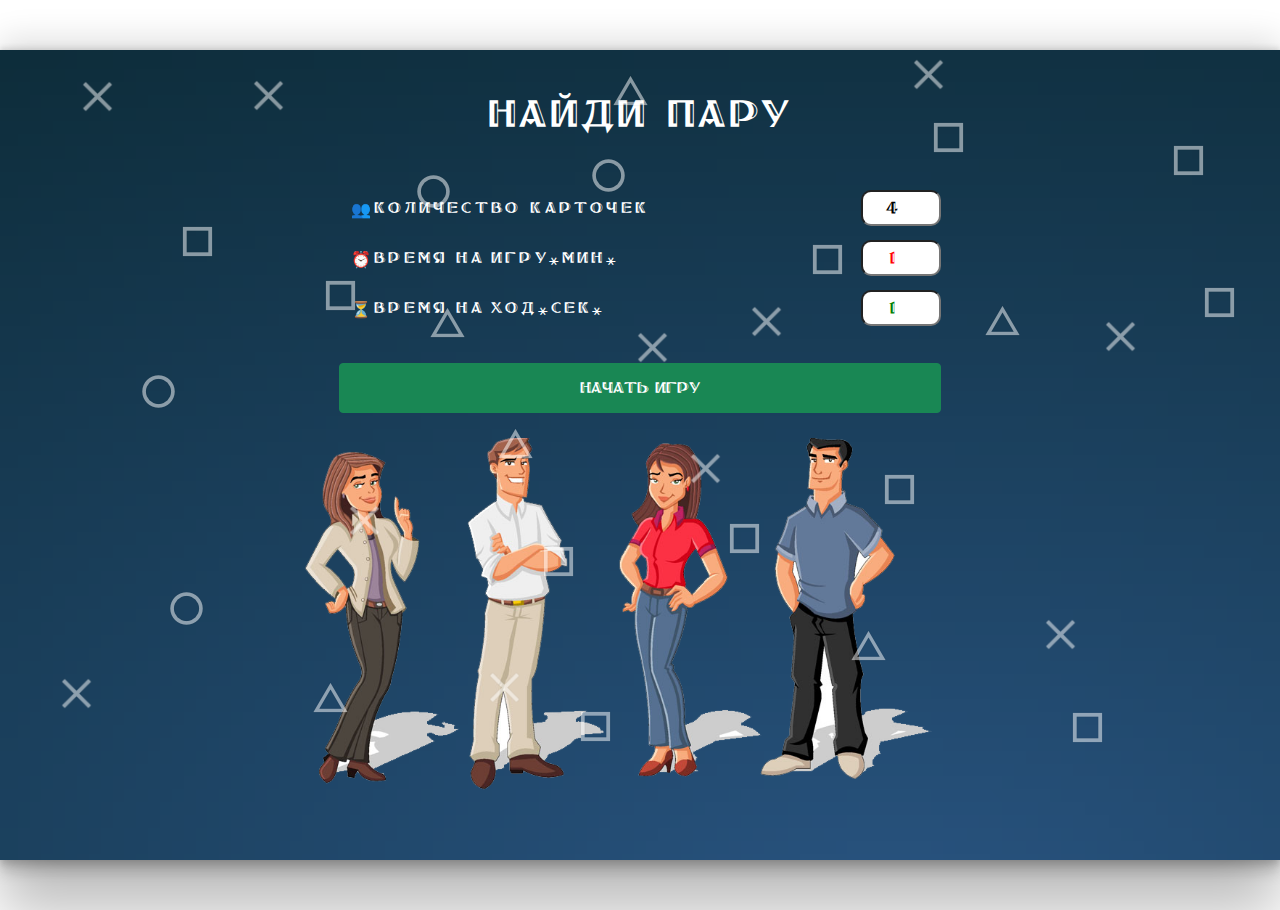
<file: Memo/index.html>
<!DOCTYPE html>
<html lang="ru">

<head>
    <meta charset="UTF-8">
    <meta name="viewport" content="width=device-width, initial-scale=1.0">
    <title>Игра Мемо</title>
    <link rel="stylesheet" href="libs/bootstrap-5/css/bootstrap.min.css">
    <link rel="stylesheet" href="css/background.css">
    <link rel="stylesheet" href="css/cucsess.css">
    <link rel="stylesheet" href="css/style.css">
    <link rel="stylesheet" href="css/media.css">
    <script defer src="libs/bootstrap-5/js/bootstrap.bundle.min.js"></script>
    <script defer src="js/script.js"></script>
    <link rel="icon" href="img/favicon.png" type="image/x-icon">
</head> 

<body>
    <div class="container container-fluid relative" id="container">
        <div id="condition" class="condition">
            <div class="row">
                <div class="col">
                    <h1 class="justify-content-center align-items-center">Найди пару</h1>
                </div>
            </div>
            <div class="row condition__input justify-content-center align-items-center mh-100">
                <div
                    class="col-12 col-lg-6 col-md-8 col-sm-10 flex justify-content-between align-items-center relative">
                    <label for="countCards">&#128101;количество карточек</label>
                    <input id="countCards" type="number" class="count-cards absolute" value="4" title="число от 2 до 20">
                </div>
            </div> 
            <div class="row condition__input justify-content-center align-items-center">
                <div
                    class="col-12 col-lg-6 col-md-8 col-sm-10 flex justify-content-between align-items-center relative">
                    <label for="input-time-all">&#9200;Время на&nbsp;игру&#9913;мин&#9913;</label>
                    <input id="input-time-all" type="number" class="input-time-all absolute" value="1"
                        title="Введите время - минумум 1 минута">
                </div>
            </div>
            <div class="row condition__input justify-content-center align-items-center">
                <div
                    class="col-12 col-lg-6 col-md-8 col-sm-10 flex justify-content-between align-items-center relative">
                    <label for="input-time-move">&#9203;Время на&nbsp;ход&#9913;сек&#9913;</label>
                    <input id="input-time-move" type="number" class="input-time-move absolute" value="1"
                        title="Введите время - минумум 3 секунды">
                </div>
            </div>

            <div class="row condition__btn justify-content-center align-items-center">
                <div class="col-6 flex justify-content-center align-items-center relative">
                    <button id="confirmBtn" class="condition__start-btn btn btn-success absolute">Начать игру</button>
                </div>
            </div>

            <div class="row justify-content-center align-items-center">
                <div class="col condition__img">
                    <img src="img/capture.png" alt="">
                </div>
            </div>
        </div>

        <div id="cancell" class="cancell">
            <div class="row">
                <div class="col-5 col-lg-3">
                    <button class="btn btn-warning absolute flex">Начать заново</button>
                </div>
                <div class="col-2">
                    <span id="cancell__time-all" class="cancell__time-all absolute flex">600</span>
                </div>
                <div class="col-2">
                    <span id="cancell__time-move" class="cancell__time-move absolute flex">3</span>
                </div>
            </div>
        </div>

        <div id="cucsess" class="cucsess absolute">
            <div class="pyro">
                <div class="before"></div>
                <div class="after"></div>
            </div>
        </div>
        <div id="finish-cucsess" class="finish-cucsess absolute">
            <span id="finish-cucsess-txt" class="finish-cucsess-txt">Поздравляю! Вы выиграли. Ваше время:</span>
            <img src="./img/two.png" alt="Победа!">
        </div>
        <div id="finish-uncucses" class="finish-uncucses absolute">
            <span id="finish-uncucses-txt" class="finish-uncucses-txt">Тренируйтесь!</span>
            <img src="./img/tren.png" alt="Проигрыш!">
        </div>
        <div class="back-shapes">
            <span class="floating circle"
                style="top:66.59856996935649%;left:13.020833333333334%;animation-delay:-0.9s;"></span>
            <span class="floating triangle" style="top:31.46067415730337%;left:33.59375%;animation-delay:-4.8s;"></span>
            <span class="floating cross"
                style="top:76.50663942798774%;left:38.020833333333336%;animation-delay:-4s;"></span>
            <span class="floating square" style="top:21.450459652706844%;left:14.0625%;animation-delay:-2.8s;"></span>
            <span class="floating square"
                style="top:58.12053115423902%;left:56.770833333333336%;animation-delay:-2.15s;"></span>
            <span class="floating square"
                style="top:8.682328907048008%;left:72.70833333333333%;animation-delay:-1.9s;"></span>
            <span class="floating cross"
                style="top:31.3585291113381%;left:58.541666666666664%;animation-delay:-0.65s;"></span>
            <span class="floating cross"
                style="top:69.96935648621042%;left:81.45833333333333%;animation-delay:-0.4s;"></span>
            <span class="floating circle" style="top:15.117466802860061%;left:32.34375%;animation-delay:-4.1s;"></span>
            <span class="floating circle"
                style="top:13.074565883554648%;left:45.989583333333336%;animation-delay:-3.65s;"></span>
            <span class="floating cross"
                style="top:55.87334014300306%;left:27.135416666666668%;animation-delay:-2.25s;"></span>
            <span class="floating cross" style="top:49.54034729315628%;left:53.75%;animation-delay:-2s;"></span>
            <span class="floating cross"
                style="top:34.62717058222676%;left:49.635416666666664%;animation-delay:-1.55s;"></span>
            <span class="floating cross"
                style="top:33.19713993871297%;left:86.14583333333333%;animation-delay:-0.95s;"></span>
            <span class="floating square"
                style="top:28.19203268641471%;left:25.208333333333332%;animation-delay:-4.45s;"></span>
            <span class="floating circle"
                style="top:39.7344228804903%;left:10.833333333333334%;animation-delay:-3.35s;"></span>
            <span class="floating triangle"
                style="top:77.83452502553627%;left:24.427083333333332%;animation-delay:-2.3s;"></span>
            <span class="floating triangle"
                style="top:2.860061287027579%;left:47.864583333333336%;animation-delay:-1.75s;"></span>
            <span class="floating triangle"
                style="top:71.3993871297242%;left:66.45833333333333%;animation-delay:-1.25s;"></span>
            <span class="floating triangle"
                style="top:31.256384065372828%;left:76.92708333333333%;animation-delay:-0.65s;"></span>
            <span class="floating triangle"
                style="top:46.47599591419816%;left:38.90625%;animation-delay:-0.35s;"></span>
            <span class="floating cross"
                style="top:3.4729315628192032%;left:19.635416666666668%;animation-delay:-4.3s;"></span>
            <span class="floating cross" style="top:3.575076608784474%;left:6.25%;animation-delay:-4.05s;"></span>
            <span class="floating cross"
                style="top:77.3237997957099%;left:4.583333333333333%;animation-delay:-3.75s;"></span>
            <span class="floating cross"
                style="top:0.9193054136874361%;left:71.14583333333333%;animation-delay:-3.3s;"></span>
            <span class="floating square" style="top:23.6976506639428%;left:63.28125%;animation-delay:-2.1s;"></span>
            <span class="floating square" style="top:81.30745658835546%;left:45.15625%;animation-delay:-1.75s;"></span>
            <span class="floating square"
                style="top:60.9805924412666%;left:42.239583333333336%;animation-delay:-1.45s;"></span>
            <span class="floating square" style="top:29.009193054136876%;left:93.90625%;animation-delay:-1.05s;"></span>
            <span class="floating square" style="top:52.093973442288046%;left:68.90625%;animation-delay:-0.7s;"></span>
            <span class="floating square" style="top:81.51174668028601%;left:83.59375%;animation-delay:-0.35s;"></span>
            <span class="floating square"
                style="top:11.542390194075587%;left:91.51041666666667%;animation-delay:-0.1s;"></span>
        </div>

    </div>
</body>

</html>
</file>
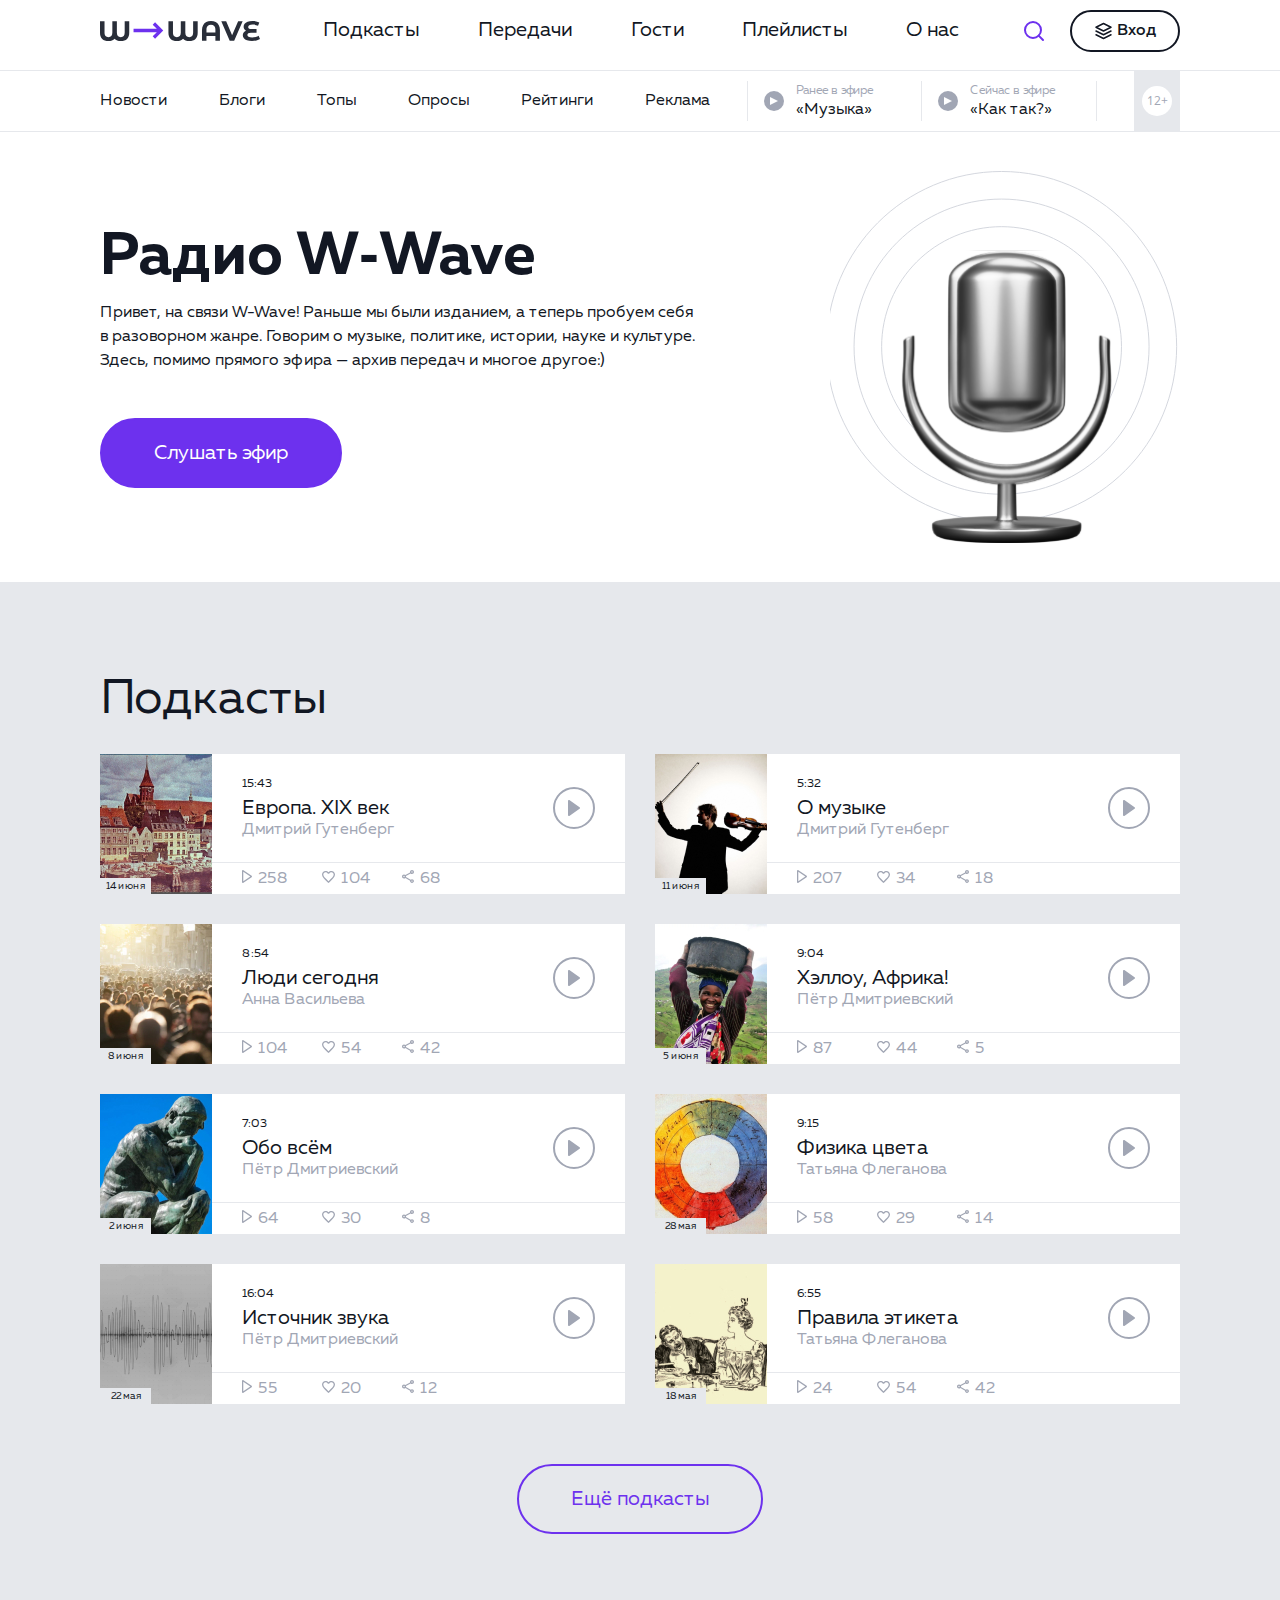
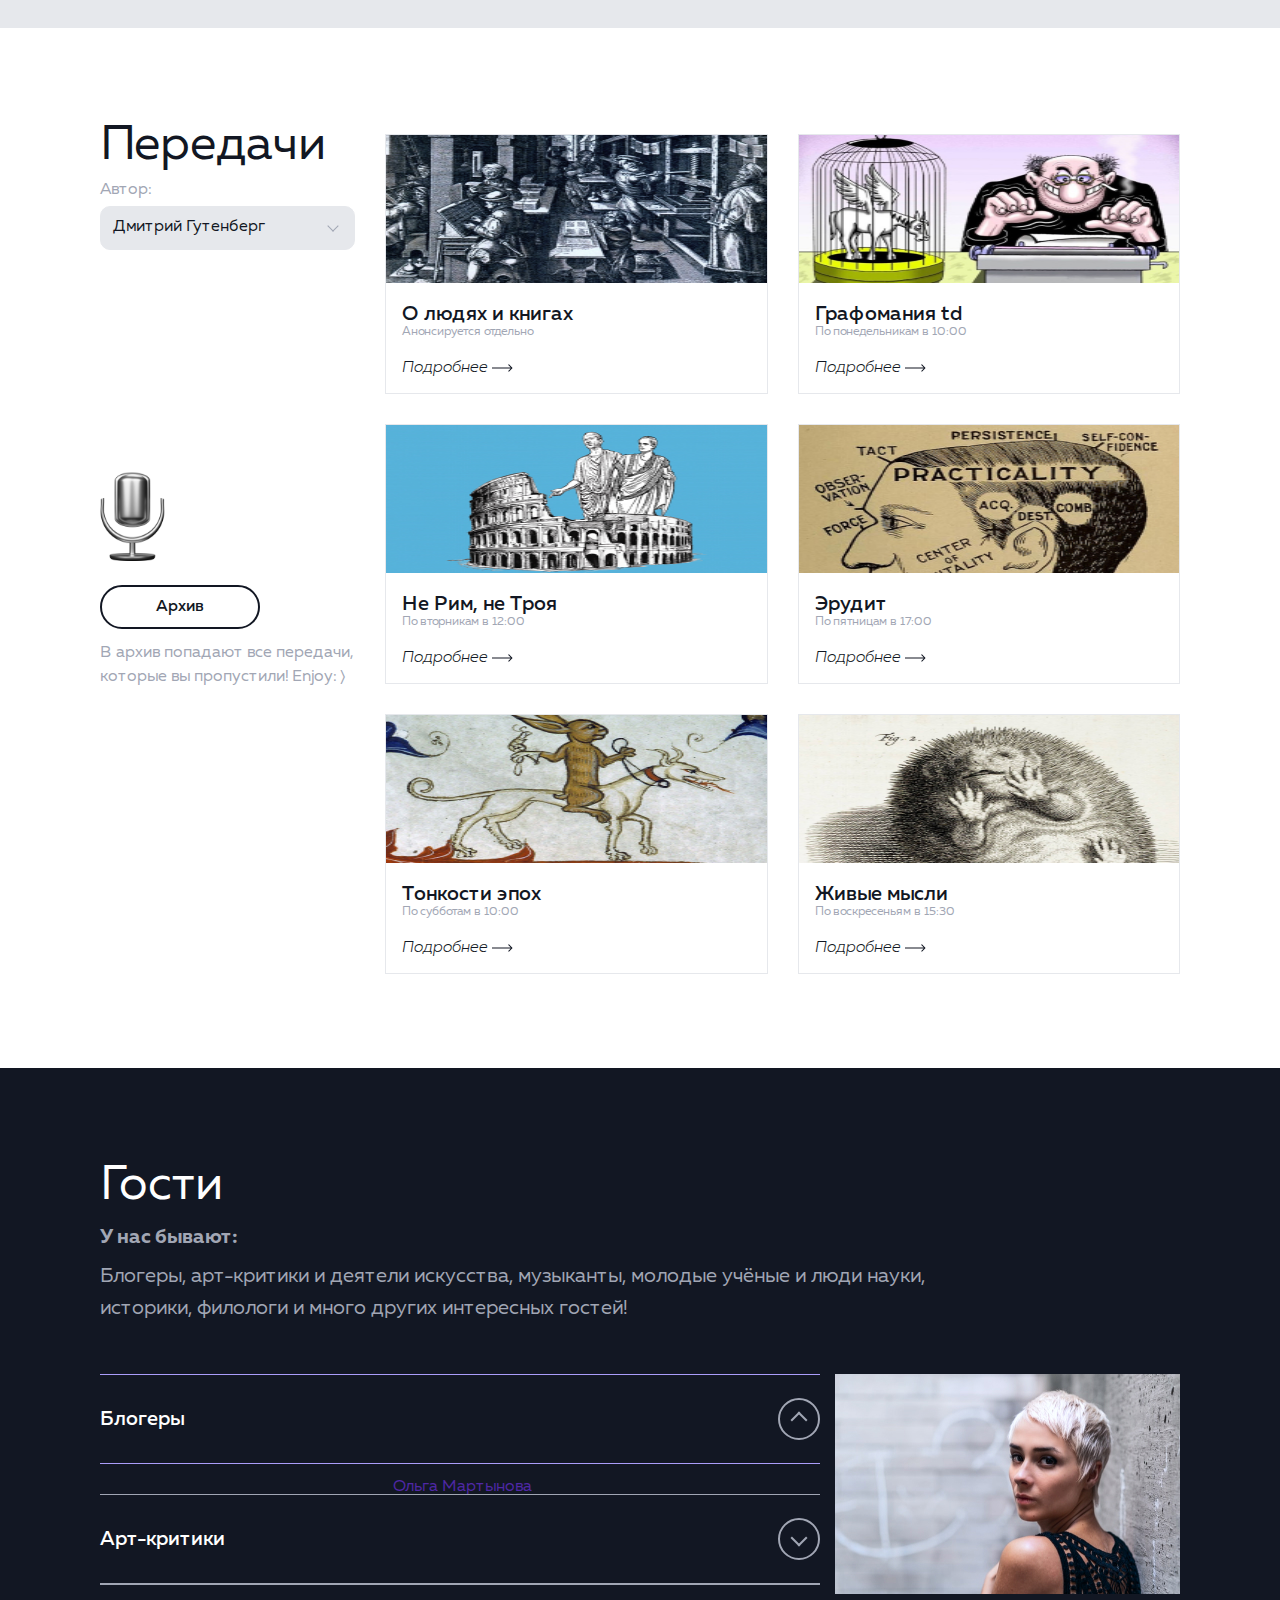
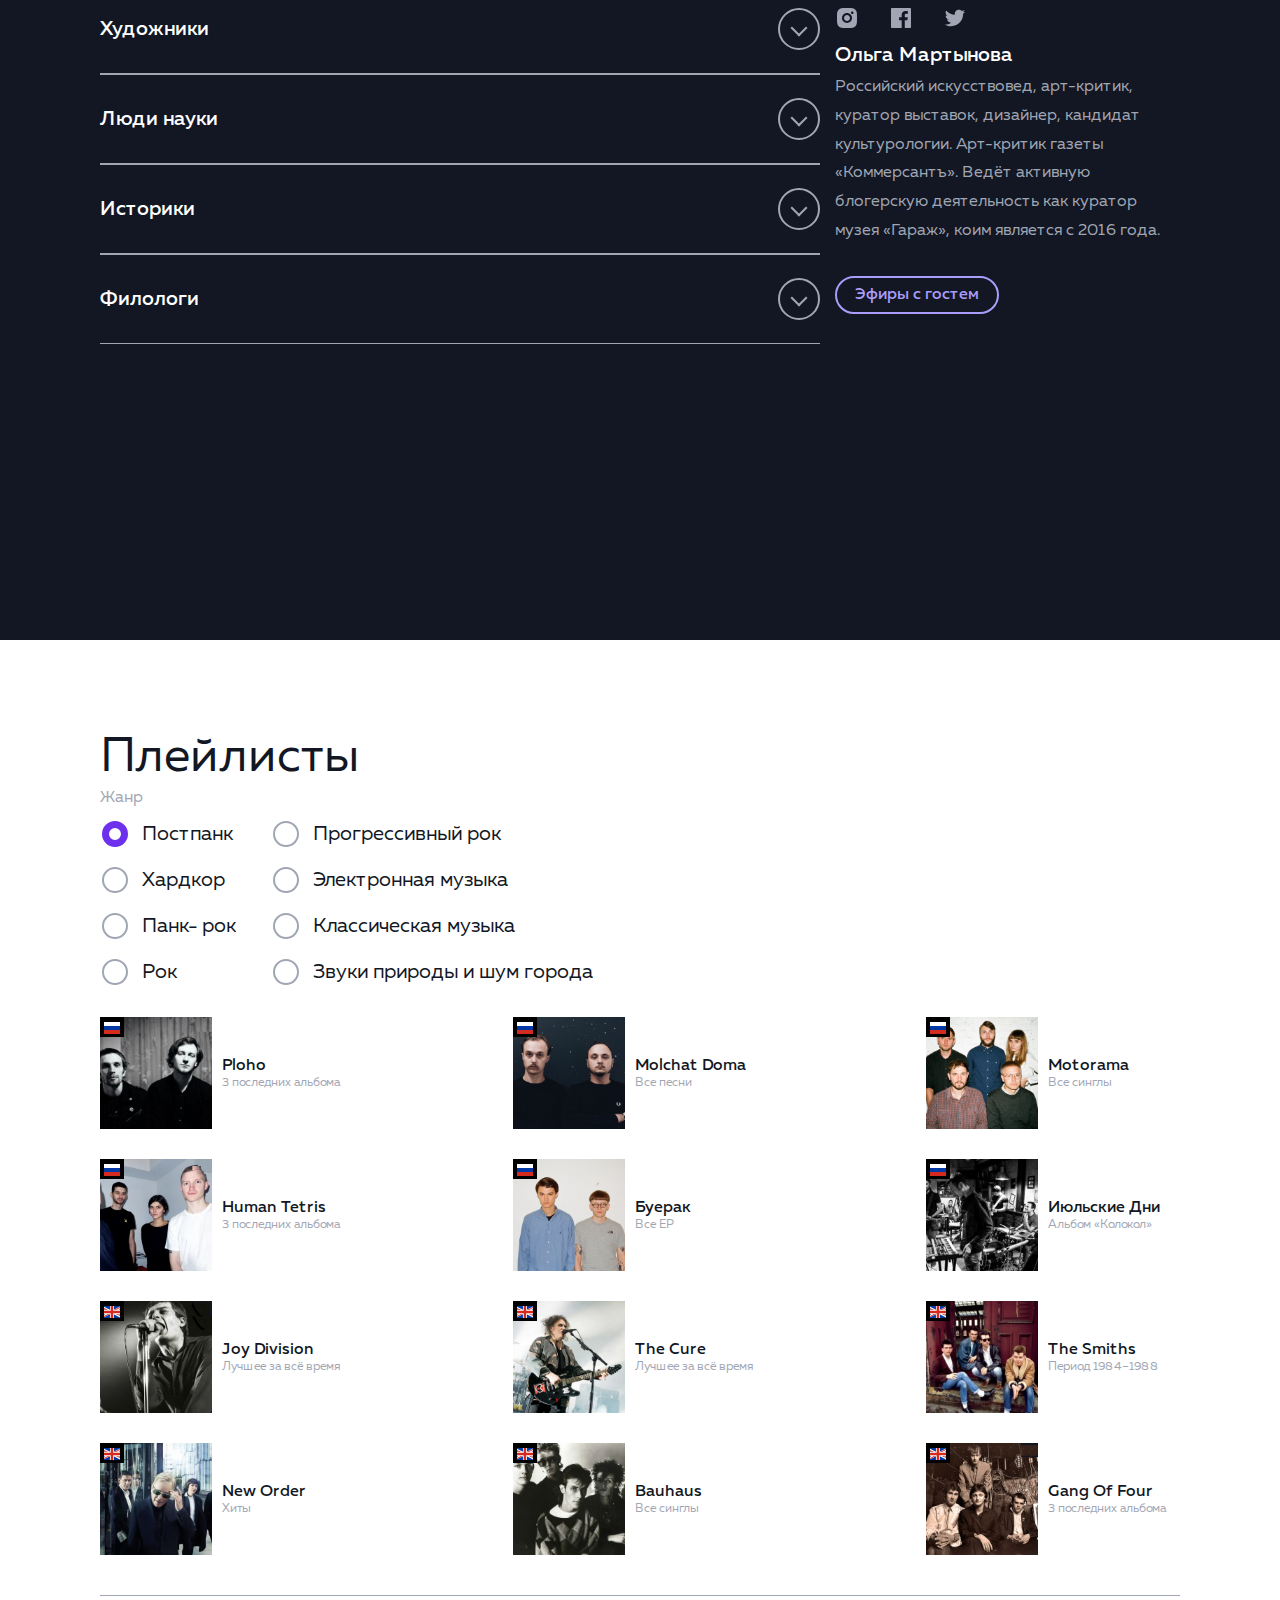
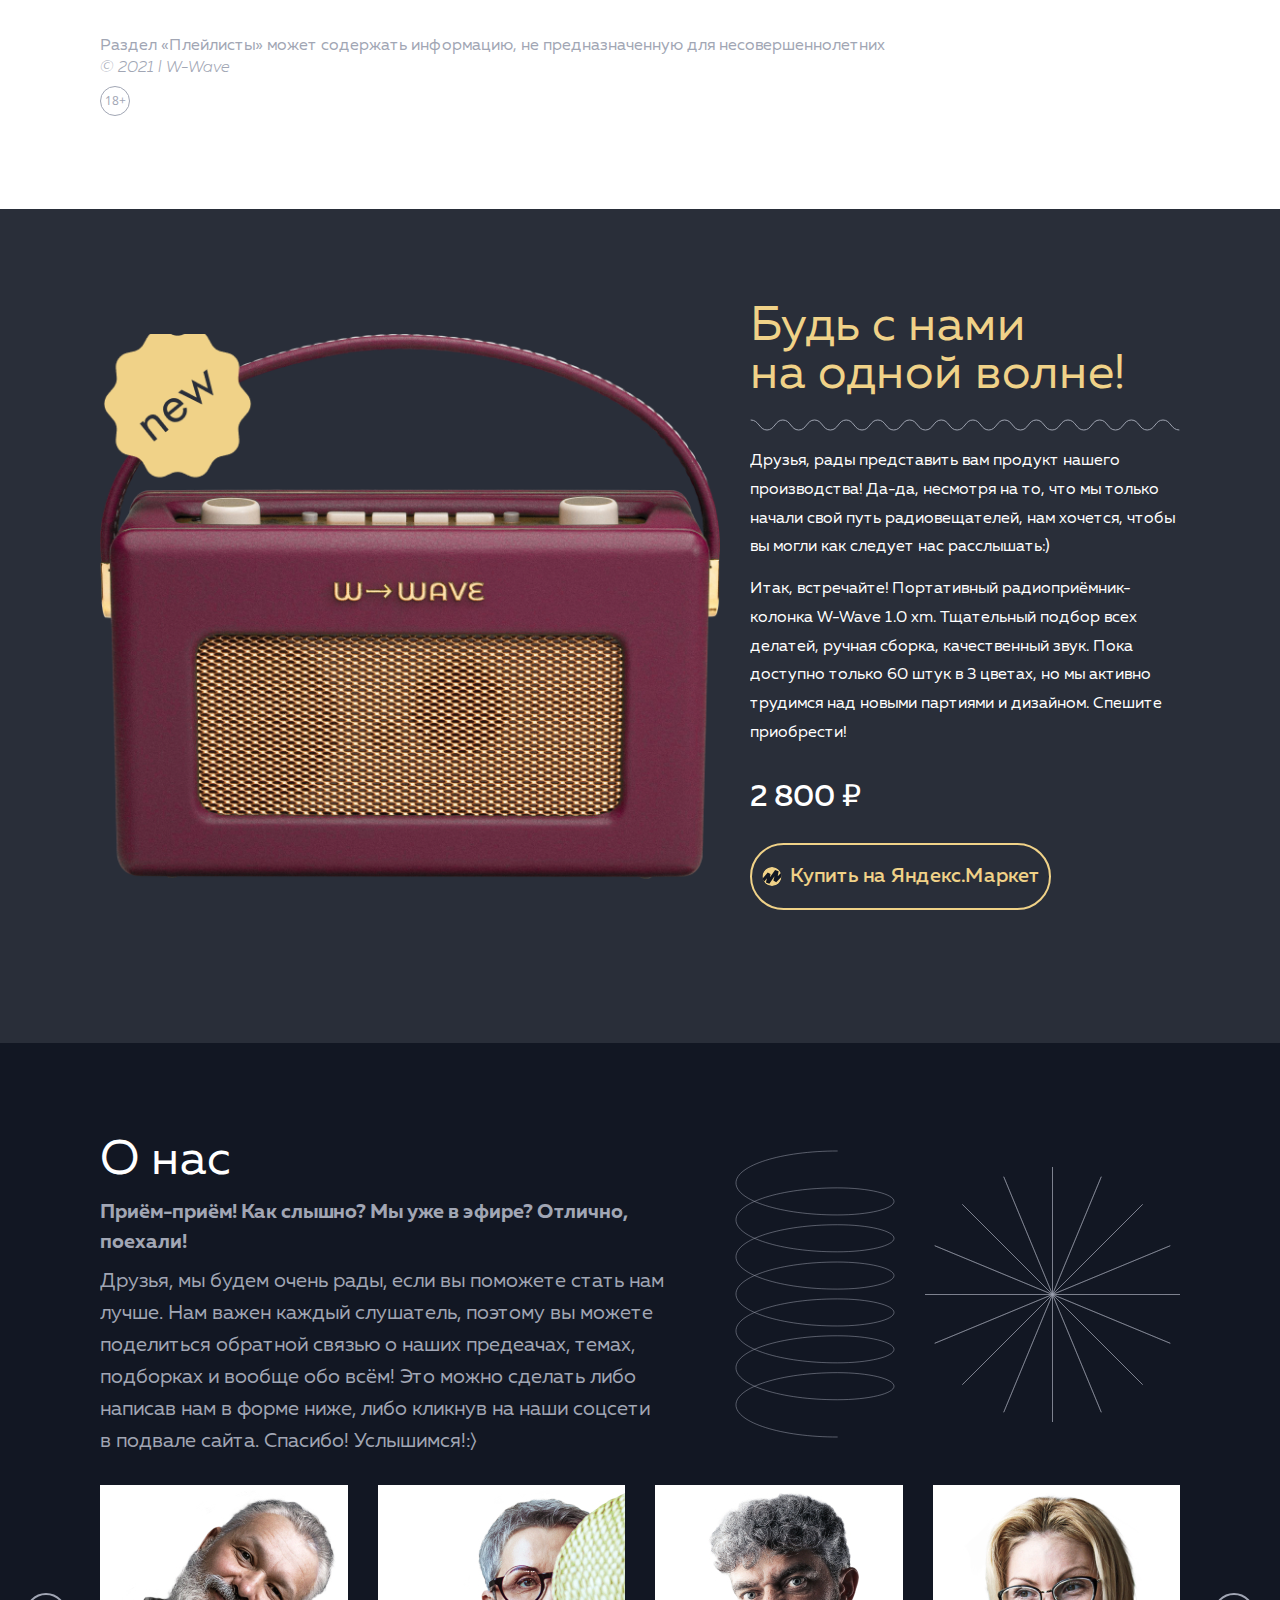
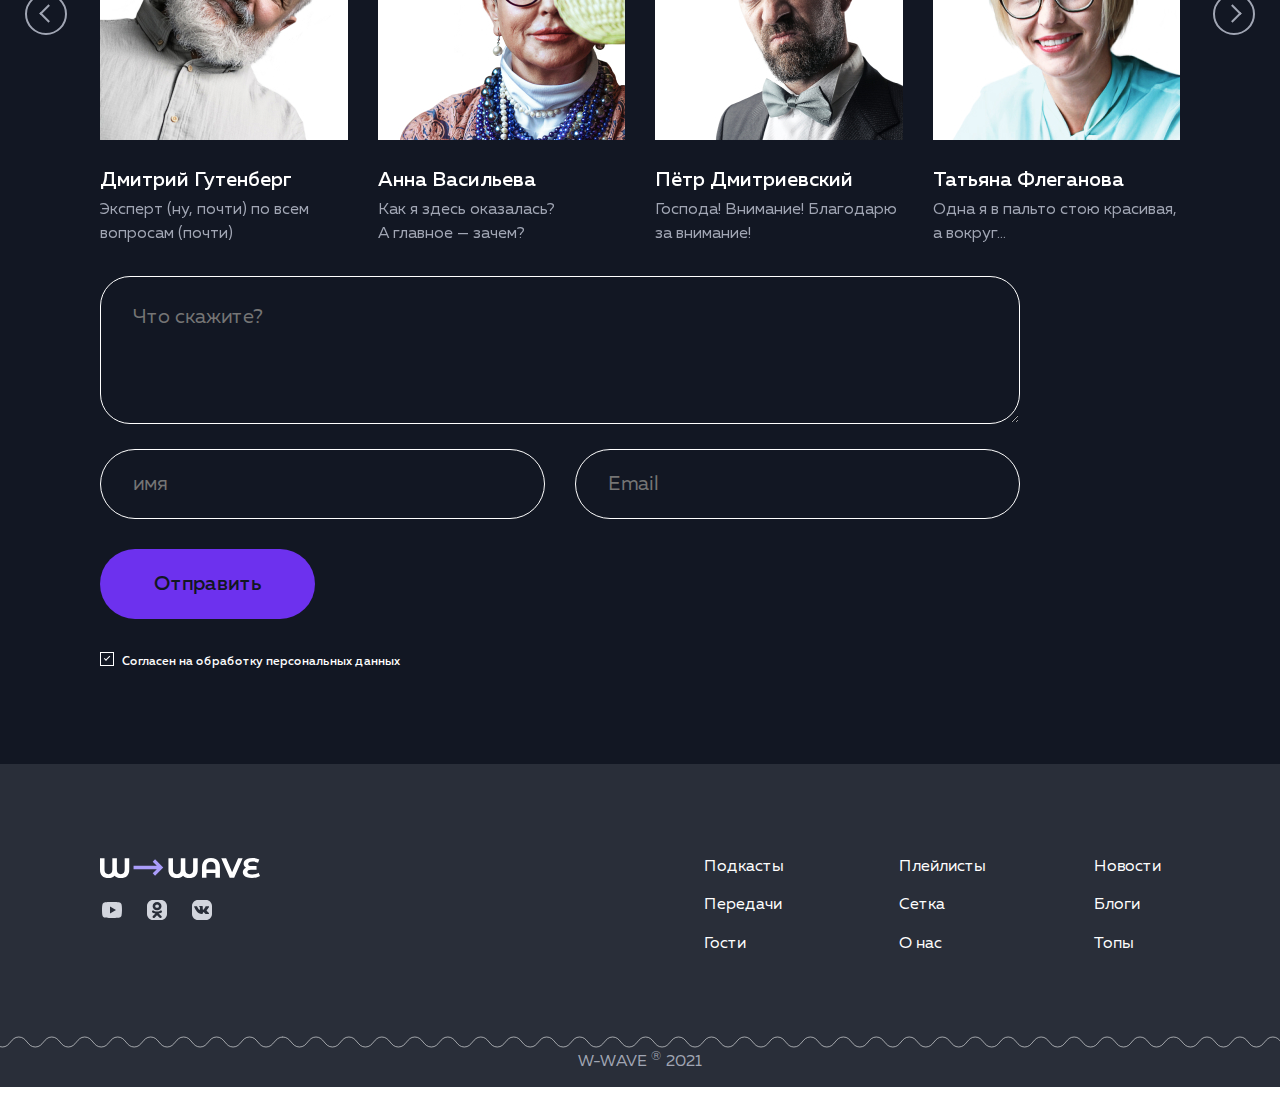
<file: Wave/index.html>
<!DOCTYPE html>
<html lang="ru">

<head>
  <meta charset="UTF-8">
  <meta http-equiv="X-UA-Compatible" content="IE=edge">
  <meta name="viewport" content="width=device-width, initial-scale=1.0">
  <title>W-Wave</title>
  <link rel="stylesheet" href="css/normalize.css">
  <link rel="stylesheet" href="libs/accordion.min.css">
  <link rel="stylesheet" href="libs/Swiper/swiper-bundle.min.css">
  <link rel="stylesheet" href="libs/hover-min.css">
  <link rel="stylesheet" href="libs/choices.css">
  <link rel="stylesheet" href="css/style.css">
  <link rel="stylesheet" href="css/header.css">
  <link rel="stylesheet" href="css/hero.css">
  <link rel="stylesheet" href="css/podcasts.css">
  <link rel="stylesheet" href="css/radio.css">
  <link rel="stylesheet" href="css/guests.css">
  <link rel="stylesheet" href="css/playlists.css">
  <link rel="stylesheet" href="css/withus.css">
  <link rel="stylesheet" href="css/about.css">
  <link rel="stylesheet" href="css/footer.css">
  <link rel="stylesheet" href="css/media.css">
  <link rel="icon" href="img/favicon.svg" type="image/x-icon">
</head>

<body>
  <div class="wrapper">
    <header class="header">
      <div class="header__logo-block">
      </div>
      <div class="header__container flex">
        <div class="header__up">
          <div class="container flex">
            <button class="burger" id="BurgerBtn" aria-label="Открыть меню">
              <span class="burger__line"></span>
              <span class="burger__line"></span>
              <span class="burger__line"></span>
            </button>
            <div class="header__logo">
              <a class="" href="#">
                <picture>
                  <img src="img/logo.svg" alt="Логотип W-Wave">
                </picture>
              </a>
            </div>
            <div class="header__up-menu flex">
              <nav class="header__nav-up nav-up">
                <ul class="nav-up__list flex">
                  <li class="nav-up__item"><a href="#podcasts">Подкасты</a></li>
                  <li class="nav-up__item"><a href="#broadcasts">Передачи</a></li>
                  <li class="nav-up__item"><a href="#guests">Гости</a></li>
                  <li class="nav-up__item"><a href="#playlists">Плейлисты</a></li>
                  <li class="nav-up__item"><a href="#about">О&nbsp;нас</a></li>
                </ul>
              </nav>
            </div>
            <div class="header__block-searchlog flex">
              <div class="header__search">
                <button class="header__search-btn" id="HeaderSearchOpen">
                  <svg width="24" height="24" viewBox="0 0 24 24" fill="none" xmlns="http://www.w3.org/2000/svg">
                    <path
                      d="M11 19C15.4183 19 19 15.4183 19 11C19 6.58172 15.4183 3 11 3C6.58172 3 3 6.58172 3 11C3 15.4183 6.58172 19 11 19Z"
                      stroke="#6D31EE" stroke-width="2" stroke-linecap="round" stroke-linejoin="round" />
                    <path d="M20.9999 21L16.6499 16.65" stroke="#6D31EE" stroke-width="2" stroke-linecap="round"
                      stroke-linejoin="round" />
                  </svg>
                </button>
                <form class="header__search-form formsearch flex" id="FormSearch">
                  <input class="formsearch__input" type="text" name="search" id="FormsearchInput"
                    placeholder="Поиск по сайту">
                  <button class="formsearch__btn" id="FormSearchBtn">
                    <svg width="24" height="24" viewBox="0 0 24 24" fill="none" xmlns="http://www.w3.org/2000/svg">
                      <path
                        d="M11 19C15.4183 19 19 15.4183 19 11C19 6.58172 15.4183 3 11 3C6.58172 3 3 6.58172 3 11C3 15.4183 6.58172 19 11 19Z"
                        stroke="#6D31EE" stroke-width="2" stroke-linecap="round" stroke-linejoin="round" />
                      <path d="M20.9999 21L16.6499 16.65" stroke="#6D31EE" stroke-width="2" stroke-linecap="round"
                        stroke-linejoin="round" />
                    </svg>
                  </button>
                </form>
              </div>
              <div class="header__login login">
                <button class="header__login-btn btn flex" id="Login-Btn" data-modal="login">
                  <svg class="header__login-btn-pic" width="19" height="18" viewBox="0 0 19 18" fill="none"
                    xmlns="http://www.w3.org/2000/svg">
                    <path d="M9.5 1.5L2 5.25L9.5 9L17 5.25L9.5 1.5Z" stroke="#121723" stroke-width="1.5"
                      stroke-linecap="round" stroke-linejoin="round" />
                    <path d="M2 12.75L9.5 16.5L17 12.75" stroke="#121723" stroke-width="1.5" stroke-linecap="round"
                      stroke-linejoin="round" />
                    <path d="M2 9L9.5 12.75L17 9" stroke="#121723" stroke-width="1.5" stroke-linecap="round"
                      stroke-linejoin="round" />
                  </svg>
                  <span>Вход</span>
                </button>
                <div class="login__modal-block" data-modal="login">
                  <button class="login__modal-close-btn" id="Login__modal-close-btn"> </button>
                  <fieldset class="login__modal-descr flex">
                    <legend>Вход на сайт</legend>
                    <div class="login__modal-caption">
                      <span class="login__modal-caption-txt">Вход</span>
                      <div class="login__modal-reg">
                        <span>Если у&nbsp;вас ещё нет аккаунта,</span>
                        <a href="#">зарегистрируйтесь</a>
                      </div>
                    </div>
                    <form action="https://jsonplaceholder.typicode.com/posts" method="post"
                      class="login__form formlog flex" id="formlog">
                      <label for="login-input">
                        <input class="formlog__login" type="text" name="login" id="login-input" placeholder="Логин"
                          required>
                      </label>
                      <label for="password-input">
                        <input class="formlog__password" type="password" name="password" id="password-input"
                          placeholder="Пароль" required>
                        <a href="#" class="password-control" onclick="return show_hide_password(this);"></a>
                      </label>
                      <button class="formlog__btn btn">Войти</button>
                    </form>
                    <div class="login__etc flex">
                      <span>Войти с&nbsp;помощью:</span>
                      <div class="login__etc-social flex">
                        <div class="login__etc-block">
                          <button class="login__face btn">
                            <svg width="34" height="34" viewBox="0 0 34 34" fill="none"
                              xmlns="http://www.w3.org/2000/svg">
                              <path
                                d="M23.3 33.6667V20.7667H27.6204L28.2667 15.7519H23.3V12.5519C23.3 11.1 23.7037 10.1093 25.7852 10.1093H28.4408V5.62408C27.1552 5.48769 25.8632 5.42154 24.5704 5.42594C20.7426 5.42594 18.1223 7.76297 18.1223 12.0556V15.7519H13.7926V20.7667H18.1223V33.6667H2.18523C1.69408 33.6667 1.22306 33.4716 0.875769 33.1243C0.528479 32.777 0.333374 32.306 0.333374 31.8148V2.1852C0.333374 1.69405 0.528479 1.22303 0.875769 0.875738C1.22306 0.528449 1.69408 0.333344 2.18523 0.333344H31.8149C32.306 0.333344 32.777 0.528449 33.1243 0.875738C33.4716 1.22303 33.6667 1.69405 33.6667 2.1852V31.8148C33.6667 32.306 33.4716 32.777 33.1243 33.1243C32.777 33.4716 32.306 33.6667 31.8149 33.6667H23.3V33.6667Z"
                                fill="#A1A6B4" />
                            </svg>
                          </button>
                          <div class="login__tooltip flex">
                            Фэйсбук
                          </div>
                        </div>
                        <div class="login__etc-block">
                          <button class="login__vk btn">
                            <svg width="34" height="34" viewBox="0 0 34 34" fill="none"
                              xmlns="http://www.w3.org/2000/svg">
                              <rect width="33.33" height="33.33" rx="2" fill="#A1A6B4" />
                              <path
                                d="M17.7487 23.332H16.3854C16.3854 23.332 13.3772 23.5131 10.7277 20.7545C7.83835 17.7461 5.28686 11.7765 5.28686 11.7765C5.28686 11.7765 5.13973 11.3853 5.29964 11.1959C5.47938 10.9831 5.96857 10.9695 5.96857 10.9695L9.22782 10.9482C9.22782 10.9482 9.53491 10.9994 9.75468 11.1608C9.93588 11.294 10.0373 11.543 10.0373 11.543C10.0373 11.543 10.5641 12.8752 11.2617 14.0804C12.6233 16.4331 13.2575 16.9477 13.7198 16.6957C14.3934 16.3283 14.1914 13.3698 14.1914 13.3698C14.1914 13.3698 14.2037 12.296 13.8522 11.8177C13.58 11.4475 13.0667 11.3391 12.84 11.3089C12.6566 11.2844 12.9576 10.8587 13.3478 10.6676C13.9343 10.3803 14.9699 10.3641 16.1938 10.3765C17.1473 10.3863 17.4219 10.4458 17.7946 10.5357C18.6597 10.7446 18.6327 11.4138 18.5745 12.8578L18.5745 12.8579C18.5571 13.2893 18.537 13.7899 18.537 14.3681C18.537 14.4983 18.5332 14.6371 18.5293 14.7798V14.7799C18.509 15.5193 18.4858 16.3656 18.9726 16.6802C19.2223 16.8415 19.8331 16.7042 21.3603 14.111C22.084 12.8819 22.627 11.4368 22.627 11.4368C22.627 11.4368 22.7453 11.1791 22.9297 11.0688C23.1181 10.9561 23.3726 10.9907 23.3726 10.9907L26.8023 10.9695C26.8023 10.9695 27.8329 10.8466 27.9997 11.3118C28.1747 11.8001 27.6146 12.9402 26.2135 14.8077C24.8827 16.5813 24.236 17.2332 24.2968 17.8106C24.3401 18.2221 24.7429 18.5959 25.5137 19.311L25.5668 19.3603C27.2548 20.9272 27.7051 21.7501 27.8121 21.9456C27.8207 21.9615 27.8271 21.9732 27.8318 21.9809C28.5873 23.2337 26.9939 23.332 26.9939 23.332L23.9477 23.3746C23.9477 23.3746 23.2931 23.5041 22.4317 22.9125C21.9813 22.6033 21.5409 22.0985 21.1214 21.6174L21.1214 21.6174C20.4798 20.8818 19.8868 20.2019 19.3806 20.3624C18.5317 20.6319 18.5583 22.4613 18.5583 22.4613C18.5583 22.4613 18.5645 22.852 18.371 23.0601C18.1605 23.2866 17.7487 23.332 17.7487 23.332Z"
                                fill="#121723" />
                            </svg>
                          </button>
                          <div class="login__tooltip flex">
                            ВКонтакте
                          </div>
                        </div>
                        <div class="login__etc-block">
                          <button class="login__google btn">
                            <svg width="34" height="34" viewBox="0 0 34 34" fill="none"
                              xmlns="http://www.w3.org/2000/svg">
                              <rect width="33.33" height="33.33" rx="2" fill="#A1A6B4" />
                              <path
                                d="M20.9403 11.9923C20.1517 11.2694 18.7687 10.4043 16.7183 10.4043C13.8309 10.4043 11.3802 12.2649 10.4945 14.8364C10.2761 15.5001 10.1427 16.2111 10.1427 16.9459C10.1427 17.6806 10.2761 18.3917 10.5066 19.0553C11.3802 21.6269 13.8309 23.4874 16.7183 23.4874C18.344 23.4874 19.5815 23.0489 20.5036 22.4208C21.9595 21.4254 22.6146 19.9441 22.7359 18.9605H16.7183V15.0024H26.9701C27.1277 15.666 27.2006 16.3059 27.2006 17.1829C27.2006 20.4299 26.0116 23.1675 23.9491 25.028C22.1414 26.6634 19.6664 27.6115 16.7183 27.6115C12.4477 27.6115 8.75954 25.2176 6.96398 21.7335C6.22395 20.2877 5.79932 18.6642 5.79932 16.9459C5.79932 15.2275 6.22395 13.604 6.96398 12.1582C8.75954 8.67409 12.4477 6.28027 16.7183 6.28027C19.6664 6.28027 22.1293 7.33499 24.0219 9.05333L20.9403 11.9923Z"
                                fill="#121723" />
                            </svg>
                          </button>
                          <div class="login__tooltip flex">
                            Гугл
                          </div>
                        </div>
                      </div>
                    </div>
                  </fieldset>
                </div>
                <div class="overlay"></div>
              </div>
            </div>
          </div>
        </div>
        <div class="header__down">
          <div class="container flex">
            <button class="header__broadcast-caption">
              <span class="broadcast-circle"></span>
              <span>Что в&nbsp;эфире?</span>
            </button>
            <nav class="header__nav-down nav-down">
              <ul class="nav-down__list flex">
                <li class="nav-down__item"><a href="#podcasts">Новости</a></li>
                <li class="nav-down__item"><a href="#broadcasts">Блоги</a></li>
                <li class="nav-down__item"><a href="#guests">Топы</a></li>
                <li class="nav-down__item"><a href="#playlists">Опросы</a></li>
                <li class="nav-down__item"><a href="#about">Рейтинги</a></li>
                <li class="nav-down__item"><a href="#about">Реклама</a></li>
              </ul>
            </nav>
            <div class="header__broadcast broadcast flex">
              <div class="broadcast__block btn flex" id="BroadcastPlayEarlier" role="button">
                <div class="broadcast__btn-play flex">
                  <div class="triangle-play"></div>
                  <div class="triangle-pause"></div>
                </div>
                <div class="broadcast__descr flex">
                  <span class="broadcast__descr-text">Ранее в&nbsp;эфире</span>
                  <span class="broadcast__descr-play">&laquo;Музыка&raquo;</span>
                </div>
              </div>
              <div class="broadcast__block btn flex" id="BroadcastPlayNow" role="button">
                <div class="broadcast__btn-play flex">
                  <div class="triangle-play"></div>
                  <div class="triangle-pause"></div>
                </div>
                <div class="broadcast__descr flex">
                  <span class="broadcast__descr-text">Сейчас в&nbsp;эфире</span>
                  <span class="broadcast__descr-play">&laquo;Как так?&raquo;</span>
                </div>
              </div>
            </div>
            <div class="header__limit flex">
              <span>12+</span>
            </div>
          </div>
        </div>
      </div>
    </header>

    <main class="main">
      <section class="hero">
        <div class="hero__container container flex">
          <div class="hero__descr flex">
            <h1 class="hero__caption">Радио <hero__caption-wave> W&#8209;Wave </hero__caption-wave></h1>
            <p class="hero__text">Привет, на&nbsp;связи W-Wave! Раньше мы&nbsp;были изданием, а&nbsp;теперь пробуем себя
              в&nbsp;разоворном жанре. Говорим о&nbsp;музыке, политике, истории, науке и&nbsp;культуре. Здесь, помимо
              прямого эфира&nbsp;&mdash; архив передач и&nbsp;многое другое:) </p>
            <button class="hero__btn btn btn-big" id="HeroBtn">Слушать эфир</button>
          </div>
          <div class="hero__mic">
            <img src="img/microphone.svg" alt="Радио-микрофон">
          </div>
        </div>
      </section>

      <section class="podcasts" id="podcasts">
        <div class="podcasts__container container flex">
          <h2>Подкасты</h2>
          <ul class="podcasts__items flex">
            <li class="podcasts__item p-card flex">
              <div class="p-card__pic">
                <picture>
                  <source media="(max-width: 576px)" srcset="img/podcasts/podcast-01-320.jpg">
                  <img src="img/podcasts/podcast-01.jpg" alt="Подкаст Европа">
                </picture>
                <div class="p-card__data flex">
                  14 июня
                </div>
              </div>
              <div class="p-card__descr flex">
                <div class="p-card__info flex">
                  <div class="p-card__about">
                    <div class="p-card__time">15:43</div>
                    <div class="p-card__caption">Европа. XIX век</div>
                    <div class="p-card__author">Дмитрий Гутенберг</div>
                  </div>
                  <div class="p-card__btn btn flex" role="button">
                    <svg class="podcast-play" width="12" height="16" viewbox="0 0 12 16" fill="none">
                      <path
                        d="M1.69238 15.7965L11.5716 8.79964C12.1428 8.39982 12.1428 7.60018 11.5716 7.20036L1.69238 0.203465C0.994271 -0.296313 0 0.183473 0 1.00311V14.9969C0 15.8165 0.994271 16.2963 1.69238 15.7965Z"
                        fill="" />
                    </svg>
                    <svg class="podcast-pause" width="10" height="18" viewbox="0 0 10 18" fill="none"
                      xmlns="http://www.w3.org/2000/svg">
                      <rect width="2" height="18" rx="1" fill="" />
                      <rect x="8" width="2" height="18" rx="1" fill="" />
                    </svg>
                    <div class="p-card-pause"></div>
                  </div>
                </div>
                <div class="p-card__footer flex">
                  <button class="p-card__view flex">
                    <span class="p-card__view-pic hvr-buzz-out">
                      <svg width="10" height="13" viewbox="0 0 10 13" fill="none">
                        <path class="p-card__view-svg" fill-rule="evenodd" clip-rule="evenodd"
                          d="M1.3 11.331L8.29606 6.5L1.3 1.66897V11.331ZM0.666238 1.23131L0.669532 1.23361ZM1.41031 12.8347L9.64301 7.14971C10.119 6.82485 10.119 6.17514 9.64301 5.85029L1.41031 0.165315C0.828559 -0.240754 0 0.149072 0 0.815026V12.185C0 12.8509 0.828559 13.2408 1.41031 12.8347Z"
                          fill="" />
                      </svg>
                    </span>
                    <span class="p-card__view-col">258</span>
                  </button>
                  <button class="p-card__like flex">
                    <span class="p-card__like-pic hvr-buzz-out">
                      <svg width="13" height="12" viewbox="0 0 13 12" fill="">
                        <path class="p-card__like-svg"
                          d="M9.425 0C8.294 0 7.2085 0.5297 6.5 1.36676C5.7915 0.5297 4.706 0 3.575 0C1.573 0 0 1.58256 0 3.59673C0 6.06866 2.21 8.08283 5.5575 11.1433L6.5 12L7.4425 11.1368C10.79 8.08283 13 6.06866 13 3.59673C13 1.58256 11.427 0 9.425 0ZM6.565 10.1689L6.5 10.2343L6.435 10.1689C3.341 7.35041 1.3 5.48665 1.3 3.59673C1.3 2.28883 2.275 1.3079 3.575 1.3079C4.576 1.3079 5.551 1.95531 5.8955 2.85123H7.111C7.449 1.95531 8.424 1.3079 9.425 1.3079C10.725 1.3079 11.7 2.28883 11.7 3.59673C11.7 5.48665 9.659 7.35041 6.565 10.1689Z"
                          fill="" />
                        <path class="p-card__like-svg-fill"
                          d="M 9.425 0 Z M 6.565 10.1689 L 6.5 10.2343 L 6.435 10.1689 C 3.341 7.3504 1.3 5.4867 1.3 3.5967 C 1.3 2.2888 2.275 1.3079 3.575 1.3079 c 1.001 0 1.976 0.6474 2.3205 1.5433 h 1.2155 c 0.338 -0.8959 1.313 -1.5433 2.314 -1.5433 c 1.3 0 2.275 0.9809 2.275 2.2888 c 0 1.8899 -2.041 3.7537 -5.135 6.5722 Z"
                          fill="transparent" />
                      </svg>
                    </span>
                    <span class="p-card__like-col">104</span>
                  </button>
                  <button class="p-card__share flex">
                    <span class="p-card__share-pic hvr-buzz-out">
                      <svg width="12" height="13" viewbox="0 0 12 13" fill="none">
                        <path class="p-card__share-svg"
                          d="M10 9.18876C9.49333 9.18876 9.04 9.38454 8.69333 9.69127L3.94 6.98293C3.97333 6.83283 4 6.68273 4 6.5261C4 6.36948 3.97333 6.21938 3.94 6.06928L8.64 3.38705C9 3.71335 9.47333 3.91566 10 3.91566C11.1067 3.91566 12 3.04116 12 1.95783C12 0.874498 11.1067 0 10 0C8.89333 0 8 0.874498 8 1.95783C8 2.11446 8.02667 2.26456 8.06 2.41466L3.36 5.09689C3 4.77058 2.52667 4.56827 2 4.56827C0.893333 4.56827 0 5.44277 0 6.5261C0 7.60944 0.893333 8.48394 2 8.48394C2.52667 8.48394 3 8.28163 3.36 7.95532L8.10667 10.6702C8.07333 10.8072 8.05333 10.9508 8.05333 11.0944C8.05333 12.1451 8.92667 13 10 13C11.0733 13 11.9467 12.1451 11.9467 11.0944C11.9467 10.0437 11.0733 9.18876 10 9.18876ZM10 1.30522C10.3667 1.30522 10.6667 1.5989 10.6667 1.95783C10.6667 2.31677 10.3667 2.61044 10 2.61044C9.63333 2.61044 9.33333 2.31677 9.33333 1.95783C9.33333 1.5989 9.63333 1.30522 10 1.30522ZM2 7.17871C1.63333 7.17871 1.33333 6.88504 1.33333 6.5261C1.33333 6.16717 1.63333 5.87349 2 5.87349C2.36667 5.87349 2.66667 6.16717 2.66667 6.5261C2.66667 6.88504 2.36667 7.17871 2 7.17871ZM10 11.76C9.63333 11.76 9.33333 11.4664 9.33333 11.1074C9.33333 10.7485 9.63333 10.4548 10 10.4548C10.3667 10.4548 10.6667 10.7485 10.6667 11.1074C10.6667 11.4664 10.3667 11.76 10 11.76Z"
                          fill="" />
                      </svg>
                    </span>
                    <span class="p-card__share-col">68 </span>
                  </button>
                </div>
              </div>
            </li>

            <li class="podcasts__item p-card flex">
              <div class="p-card__pic">
                <picture>
                  <source media="(max-width: 576px)" srcset="img/podcasts/podcast-02-320.jpg">
                  <img src="img/podcasts/podcast-02.jpg" alt="Подкаст О музыке">
                </picture>
                <div class="p-card__data flex">
                  11 июня
                </div>
              </div>
              <div class="p-card__descr flex">
                <div class="p-card__info flex">
                  <div class="p-card__about">
                    <div class="p-card__time">5:32</div>
                    <div class="p-card__caption">О музыке</div>
                    <div class="p-card__author">Дмитрий Гутенберг</div>
                  </div>
                  <div class="p-card__btn btn flex" role="button">
                    <svg class="podcast-play" width="12" height="16" viewbox="0 0 12 16" fill="none">
                      <path
                        d="M1.69238 15.7965L11.5716 8.79964C12.1428 8.39982 12.1428 7.60018 11.5716 7.20036L1.69238 0.203465C0.994271 -0.296313 0 0.183473 0 1.00311V14.9969C0 15.8165 0.994271 16.2963 1.69238 15.7965Z"
                        fill="" />
                    </svg>
                    <svg class="podcast-pause" width="10" height="18" viewbox="0 0 10 18" fill="none">
                      <rect width="2" height="18" rx="1" fill="" />
                      <rect x="8" width="2" height="18" rx="1" fill="" />
                    </svg>
                    <div class="p-card-pause"></div>
                  </div>
                </div>
                <div class="p-card__footer flex">
                  <button class="p-card__view flex">
                    <span class="p-card__view-pic hvr-buzz-out">
                      <svg width="10" height="13" viewbox="0 0 10 13" fill="none">
                        <path class="p-card__view-svg" fill-rule="evenodd" clip-rule="evenodd"
                          d="M1.3 11.331L8.29606 6.5L1.3 1.66897V11.331ZM0.666238 1.23131L0.669532 1.23361ZM1.41031 12.8347L9.64301 7.14971C10.119 6.82485 10.119 6.17514 9.64301 5.85029L1.41031 0.165315C0.828559 -0.240754 0 0.149072 0 0.815026V12.185C0 12.8509 0.828559 13.2408 1.41031 12.8347Z"
                          fill="" />
                      </svg>
                    </span>
                    <span class="p-card__view-col">207</span>
                  </button>
                  <button class="p-card__like flex">
                    <span class="p-card__like-pic hvr-buzz-out">
                      <svg width="13" height="12" viewbox="0 0 13 12" fill="">
                        <path class="p-card__like-svg"
                          d="M9.425 0C8.294 0 7.2085 0.5297 6.5 1.36676C5.7915 0.5297 4.706 0 3.575 0C1.573 0 0 1.58256 0 3.59673C0 6.06866 2.21 8.08283 5.5575 11.1433L6.5 12L7.4425 11.1368C10.79 8.08283 13 6.06866 13 3.59673C13 1.58256 11.427 0 9.425 0ZM6.565 10.1689L6.5 10.2343L6.435 10.1689C3.341 7.35041 1.3 5.48665 1.3 3.59673C1.3 2.28883 2.275 1.3079 3.575 1.3079C4.576 1.3079 5.551 1.95531 5.8955 2.85123H7.111C7.449 1.95531 8.424 1.3079 9.425 1.3079C10.725 1.3079 11.7 2.28883 11.7 3.59673C11.7 5.48665 9.659 7.35041 6.565 10.1689Z"
                          fill="" />
                        <path class="p-card__like-svg-fill"
                          d="M 9.425 0 Z M 6.565 10.1689 L 6.5 10.2343 L 6.435 10.1689 C 3.341 7.3504 1.3 5.4867 1.3 3.5967 C 1.3 2.2888 2.275 1.3079 3.575 1.3079 c 1.001 0 1.976 0.6474 2.3205 1.5433 h 1.2155 c 0.338 -0.8959 1.313 -1.5433 2.314 -1.5433 c 1.3 0 2.275 0.9809 2.275 2.2888 c 0 1.8899 -2.041 3.7537 -5.135 6.5722 Z"
                          fill="transparent" />
                      </svg>
                    </span>
                    <span class="p-card__like-col">34</span>
                  </button>
                  <button class="p-card__share flex">
                    <span class="p-card__share-pic hvr-buzz-out">
                      <svg width="12" height="13" viewbox="0 0 12 13" fill="none">
                        <path class="p-card__share-svg"
                          d="M10 9.18876C9.49333 9.18876 9.04 9.38454 8.69333 9.69127L3.94 6.98293C3.97333 6.83283 4 6.68273 4 6.5261C4 6.36948 3.97333 6.21938 3.94 6.06928L8.64 3.38705C9 3.71335 9.47333 3.91566 10 3.91566C11.1067 3.91566 12 3.04116 12 1.95783C12 0.874498 11.1067 0 10 0C8.89333 0 8 0.874498 8 1.95783C8 2.11446 8.02667 2.26456 8.06 2.41466L3.36 5.09689C3 4.77058 2.52667 4.56827 2 4.56827C0.893333 4.56827 0 5.44277 0 6.5261C0 7.60944 0.893333 8.48394 2 8.48394C2.52667 8.48394 3 8.28163 3.36 7.95532L8.10667 10.6702C8.07333 10.8072 8.05333 10.9508 8.05333 11.0944C8.05333 12.1451 8.92667 13 10 13C11.0733 13 11.9467 12.1451 11.9467 11.0944C11.9467 10.0437 11.0733 9.18876 10 9.18876ZM10 1.30522C10.3667 1.30522 10.6667 1.5989 10.6667 1.95783C10.6667 2.31677 10.3667 2.61044 10 2.61044C9.63333 2.61044 9.33333 2.31677 9.33333 1.95783C9.33333 1.5989 9.63333 1.30522 10 1.30522ZM2 7.17871C1.63333 7.17871 1.33333 6.88504 1.33333 6.5261C1.33333 6.16717 1.63333 5.87349 2 5.87349C2.36667 5.87349 2.66667 6.16717 2.66667 6.5261C2.66667 6.88504 2.36667 7.17871 2 7.17871ZM10 11.76C9.63333 11.76 9.33333 11.4664 9.33333 11.1074C9.33333 10.7485 9.63333 10.4548 10 10.4548C10.3667 10.4548 10.6667 10.7485 10.6667 11.1074C10.6667 11.4664 10.3667 11.76 10 11.76Z"
                          fill="" />
                      </svg>
                    </span>
                    <span class="p-card__share-col">18</span>
                  </button>
                </div>
              </div>
            </li>

            <li class="podcasts__item p-card flex">
              <div class="p-card__pic">
                <picture>
                  <source media="(max-width: 576px)" srcset="img/podcasts/podcast-03-320.jpg">
                  <img src="img/podcasts/podcast-03.jpg" alt="Подкаст Люди сегодня">
                </picture>
                <div class="p-card__data flex">
                  8 июня
                </div>
              </div>
              <div class="p-card__descr flex">
                <div class="p-card__info flex">
                  <div class="p-card__about">
                    <div class="p-card__time">8:54</div>
                    <div class="p-card__caption">Люди сегодня</div>
                    <div class="p-card__author">Анна Васильева</div>
                  </div>
                  <div class="p-card__btn btn flex" role="button">
                    <svg class="podcast-play" width="12" height="16" viewbox="0 0 12 16" fill="none">
                      <path
                        d="M1.69238 15.7965L11.5716 8.79964C12.1428 8.39982 12.1428 7.60018 11.5716 7.20036L1.69238 0.203465C0.994271 -0.296313 0 0.183473 0 1.00311V14.9969C0 15.8165 0.994271 16.2963 1.69238 15.7965Z"
                        fill="" />
                    </svg>
                    <svg class="podcast-pause" width="10" height="18" viewbox="0 0 10 18" fill="none">
                      <rect width="2" height="18" rx="1" fill="" />
                      <rect x="8" width="2" height="18" rx="1" fill="" />
                    </svg>
                    <div class="p-card-pause"></div>
                  </div>
                </div>
                <div class="p-card__footer flex">
                  <button class="p-card__view flex">
                    <span class="p-card__view-pic hvr-buzz-out">
                      <svg width="10" height="13" viewbox="0 0 10 13" fill="none">
                        <path class="p-card__view-svg" fill-rule="evenodd" clip-rule="evenodd"
                          d="M1.3 11.331L8.29606 6.5L1.3 1.66897V11.331ZM0.666238 1.23131L0.669532 1.23361ZM1.41031 12.8347L9.64301 7.14971C10.119 6.82485 10.119 6.17514 9.64301 5.85029L1.41031 0.165315C0.828559 -0.240754 0 0.149072 0 0.815026V12.185C0 12.8509 0.828559 13.2408 1.41031 12.8347Z"
                          fill="" />
                      </svg>
                    </span>
                    <span class="p-card__view-col">104</span>
                  </button>
                  <button class="p-card__like flex">
                    <span class="p-card__like-pic hvr-buzz-out">
                      <svg width="13" height="12" viewbox="0 0 13 12" fill="">
                        <path class="p-card__like-svg"
                          d="M9.425 0C8.294 0 7.2085 0.5297 6.5 1.36676C5.7915 0.5297 4.706 0 3.575 0C1.573 0 0 1.58256 0 3.59673C0 6.06866 2.21 8.08283 5.5575 11.1433L6.5 12L7.4425 11.1368C10.79 8.08283 13 6.06866 13 3.59673C13 1.58256 11.427 0 9.425 0ZM6.565 10.1689L6.5 10.2343L6.435 10.1689C3.341 7.35041 1.3 5.48665 1.3 3.59673C1.3 2.28883 2.275 1.3079 3.575 1.3079C4.576 1.3079 5.551 1.95531 5.8955 2.85123H7.111C7.449 1.95531 8.424 1.3079 9.425 1.3079C10.725 1.3079 11.7 2.28883 11.7 3.59673C11.7 5.48665 9.659 7.35041 6.565 10.1689Z"
                          fill="" />
                        <path class="p-card__like-svg-fill"
                          d="M 9.425 0 Z M 6.565 10.1689 L 6.5 10.2343 L 6.435 10.1689 C 3.341 7.3504 1.3 5.4867 1.3 3.5967 C 1.3 2.2888 2.275 1.3079 3.575 1.3079 c 1.001 0 1.976 0.6474 2.3205 1.5433 h 1.2155 c 0.338 -0.8959 1.313 -1.5433 2.314 -1.5433 c 1.3 0 2.275 0.9809 2.275 2.2888 c 0 1.8899 -2.041 3.7537 -5.135 6.5722 Z"
                          fill="transparent" />
                      </svg>
                    </span>
                    <span class="p-card__like-col">54</span>
                  </button>
                  <button class="p-card__share flex">
                    <span class="p-card__share-pic hvr-buzz-out">
                      <svg width="12" height="13" viewbox="0 0 12 13" fill="none">
                        <path class="p-card__share-svg"
                          d="M10 9.18876C9.49333 9.18876 9.04 9.38454 8.69333 9.69127L3.94 6.98293C3.97333 6.83283 4 6.68273 4 6.5261C4 6.36948 3.97333 6.21938 3.94 6.06928L8.64 3.38705C9 3.71335 9.47333 3.91566 10 3.91566C11.1067 3.91566 12 3.04116 12 1.95783C12 0.874498 11.1067 0 10 0C8.89333 0 8 0.874498 8 1.95783C8 2.11446 8.02667 2.26456 8.06 2.41466L3.36 5.09689C3 4.77058 2.52667 4.56827 2 4.56827C0.893333 4.56827 0 5.44277 0 6.5261C0 7.60944 0.893333 8.48394 2 8.48394C2.52667 8.48394 3 8.28163 3.36 7.95532L8.10667 10.6702C8.07333 10.8072 8.05333 10.9508 8.05333 11.0944C8.05333 12.1451 8.92667 13 10 13C11.0733 13 11.9467 12.1451 11.9467 11.0944C11.9467 10.0437 11.0733 9.18876 10 9.18876ZM10 1.30522C10.3667 1.30522 10.6667 1.5989 10.6667 1.95783C10.6667 2.31677 10.3667 2.61044 10 2.61044C9.63333 2.61044 9.33333 2.31677 9.33333 1.95783C9.33333 1.5989 9.63333 1.30522 10 1.30522ZM2 7.17871C1.63333 7.17871 1.33333 6.88504 1.33333 6.5261C1.33333 6.16717 1.63333 5.87349 2 5.87349C2.36667 5.87349 2.66667 6.16717 2.66667 6.5261C2.66667 6.88504 2.36667 7.17871 2 7.17871ZM10 11.76C9.63333 11.76 9.33333 11.4664 9.33333 11.1074C9.33333 10.7485 9.63333 10.4548 10 10.4548C10.3667 10.4548 10.6667 10.7485 10.6667 11.1074C10.6667 11.4664 10.3667 11.76 10 11.76Z"
                          fill="" />
                      </svg>
                    </span>
                    <span class="p-card__share-col">42</span>
                  </button>
                </div>
              </div>
            </li>

            <li class="podcasts__item p-card flex">
              <div class="p-card__pic">
                <picture>
                  <source media="(max-width: 576px)" srcset="img/podcasts/podcast-04-320.jpg">
                  <img src="img/podcasts/podcast-04.jpg" alt="Подкаст Хэллоу, Африка!">
                </picture>
                <div class="p-card__data flex">
                  5 июня
                </div>
              </div>
              <div class="p-card__descr flex">
                <div class="p-card__info flex">
                  <div class="p-card__about">
                    <div class="p-card__time">9:04</div>
                    <div class="p-card__caption">Хэллоу, Африка!</div>
                    <div class="p-card__author">Пётр Дмитриевский</div>
                  </div>
                  <div class="p-card__btn btn flex" role="button">
                    <svg class="podcast-play" width="12" height="16" viewbox="0 0 12 16" fill="none">
                      <path
                        d="M1.69238 15.7965L11.5716 8.79964C12.1428 8.39982 12.1428 7.60018 11.5716 7.20036L1.69238 0.203465C0.994271 -0.296313 0 0.183473 0 1.00311V14.9969C0 15.8165 0.994271 16.2963 1.69238 15.7965Z"
                        fill="" />
                    </svg>
                    <svg class="podcast-pause" width="10" height="18" viewbox="0 0 10 18" fill="none"
                      xmlns="http://www.w3.org/2000/svg">
                      <rect width="2" height="18" rx="1" fill="" />
                      <rect x="8" width="2" height="18" rx="1" fill="" />
                    </svg>
                    <div class="p-card-pause"></div>
                  </div>
                </div>
                <div class="p-card__footer flex">
                  <button class="p-card__view flex">
                    <span class="p-card__view-pic hvr-buzz-out">
                      <svg width="10" height="13" viewbox="0 0 10 13" fill="none">
                        <path class="p-card__view-svg" fill-rule="evenodd" clip-rule="evenodd"
                          d="M1.3 11.331L8.29606 6.5L1.3 1.66897V11.331ZM0.666238 1.23131L0.669532 1.23361ZM1.41031 12.8347L9.64301 7.14971C10.119 6.82485 10.119 6.17514 9.64301 5.85029L1.41031 0.165315C0.828559 -0.240754 0 0.149072 0 0.815026V12.185C0 12.8509 0.828559 13.2408 1.41031 12.8347Z"
                          fill="" />
                      </svg>
                    </span>
                    <span class="p-card__view-col">87</span>
                  </button>
                  <button class="p-card__like flex">
                    <span class="p-card__like-pic hvr-buzz-out">
                      <svg width="13" height="12" viewbox="0 0 13 12" fill="">
                        <path class="p-card__like-svg"
                          d="M9.425 0C8.294 0 7.2085 0.5297 6.5 1.36676C5.7915 0.5297 4.706 0 3.575 0C1.573 0 0 1.58256 0 3.59673C0 6.06866 2.21 8.08283 5.5575 11.1433L6.5 12L7.4425 11.1368C10.79 8.08283 13 6.06866 13 3.59673C13 1.58256 11.427 0 9.425 0ZM6.565 10.1689L6.5 10.2343L6.435 10.1689C3.341 7.35041 1.3 5.48665 1.3 3.59673C1.3 2.28883 2.275 1.3079 3.575 1.3079C4.576 1.3079 5.551 1.95531 5.8955 2.85123H7.111C7.449 1.95531 8.424 1.3079 9.425 1.3079C10.725 1.3079 11.7 2.28883 11.7 3.59673C11.7 5.48665 9.659 7.35041 6.565 10.1689Z"
                          fill="" />
                        <path class="p-card__like-svg-fill"
                          d="M 9.425 0 Z M 6.565 10.1689 L 6.5 10.2343 L 6.435 10.1689 C 3.341 7.3504 1.3 5.4867 1.3 3.5967 C 1.3 2.2888 2.275 1.3079 3.575 1.3079 c 1.001 0 1.976 0.6474 2.3205 1.5433 h 1.2155 c 0.338 -0.8959 1.313 -1.5433 2.314 -1.5433 c 1.3 0 2.275 0.9809 2.275 2.2888 c 0 1.8899 -2.041 3.7537 -5.135 6.5722 Z"
                          fill="transparent" />
                      </svg>
                    </span>
                    <span class="p-card__like-col">44</span>
                  </button>
                  <button class="p-card__share flex">
                    <span class="p-card__share-pic hvr-buzz-out">
                      <svg width="12" height="13" viewbox="0 0 12 13" fill="none">
                        <path class="p-card__share-svg"
                          d="M10 9.18876C9.49333 9.18876 9.04 9.38454 8.69333 9.69127L3.94 6.98293C3.97333 6.83283 4 6.68273 4 6.5261C4 6.36948 3.97333 6.21938 3.94 6.06928L8.64 3.38705C9 3.71335 9.47333 3.91566 10 3.91566C11.1067 3.91566 12 3.04116 12 1.95783C12 0.874498 11.1067 0 10 0C8.89333 0 8 0.874498 8 1.95783C8 2.11446 8.02667 2.26456 8.06 2.41466L3.36 5.09689C3 4.77058 2.52667 4.56827 2 4.56827C0.893333 4.56827 0 5.44277 0 6.5261C0 7.60944 0.893333 8.48394 2 8.48394C2.52667 8.48394 3 8.28163 3.36 7.95532L8.10667 10.6702C8.07333 10.8072 8.05333 10.9508 8.05333 11.0944C8.05333 12.1451 8.92667 13 10 13C11.0733 13 11.9467 12.1451 11.9467 11.0944C11.9467 10.0437 11.0733 9.18876 10 9.18876ZM10 1.30522C10.3667 1.30522 10.6667 1.5989 10.6667 1.95783C10.6667 2.31677 10.3667 2.61044 10 2.61044C9.63333 2.61044 9.33333 2.31677 9.33333 1.95783C9.33333 1.5989 9.63333 1.30522 10 1.30522ZM2 7.17871C1.63333 7.17871 1.33333 6.88504 1.33333 6.5261C1.33333 6.16717 1.63333 5.87349 2 5.87349C2.36667 5.87349 2.66667 6.16717 2.66667 6.5261C2.66667 6.88504 2.36667 7.17871 2 7.17871ZM10 11.76C9.63333 11.76 9.33333 11.4664 9.33333 11.1074C9.33333 10.7485 9.63333 10.4548 10 10.4548C10.3667 10.4548 10.6667 10.7485 10.6667 11.1074C10.6667 11.4664 10.3667 11.76 10 11.76Z"
                          fill="" />
                      </svg>
                    </span>
                    <span class="p-card__share-col">5</span>
                  </button>
                </div>
              </div>
            </li>

            <li class="podcasts__item p-card flex">
              <div class="p-card__pic">
                <picture>
                  <source media="(max-width: 576px)" srcset="img/podcasts/podcast-05-320.jpg">
                  <img src="img/podcasts/podcast-05.jpg" alt="Подкаст Обо всём">
                </picture>
                <div class="p-card__data flex">
                  2 июня
                </div>
              </div>
              <div class="p-card__descr flex">
                <div class="p-card__info flex">
                  <div class="p-card__about">
                    <div class="p-card__time">7:03</div>
                    <div class="p-card__caption">Обо всём</div>
                    <div class="p-card__author">Пётр Дмитриевский</div>
                  </div>
                  <div class="p-card__btn btn flex" role="button">
                    <svg class="podcast-play" width="12" height="16" viewbox="0 0 12 16" fill="none">
                      <path
                        d="M1.69238 15.7965L11.5716 8.79964C12.1428 8.39982 12.1428 7.60018 11.5716 7.20036L1.69238 0.203465C0.994271 -0.296313 0 0.183473 0 1.00311V14.9969C0 15.8165 0.994271 16.2963 1.69238 15.7965Z"
                        fill="" />
                    </svg>
                    <svg class="podcast-pause" width="10" height="18" viewbox="0 0 10 18" fill="none">
                      <rect width="2" height="18" rx="1" fill="" />
                      <rect x="8" width="2" height="18" rx="1" fill="" />
                    </svg>
                    <div class="p-card-pause"></div>
                  </div>
                </div>
                <div class="p-card__footer flex">
                  <button class="p-card__view flex">
                    <span class="p-card__view-pic hvr-buzz-out">
                      <svg width="10" height="13" viewbox="0 0 10 13" fill="none">
                        <path class="p-card__view-svg" fill-rule="evenodd" clip-rule="evenodd"
                          d="M1.3 11.331L8.29606 6.5L1.3 1.66897V11.331ZM0.666238 1.23131L0.669532 1.23361ZM1.41031 12.8347L9.64301 7.14971C10.119 6.82485 10.119 6.17514 9.64301 5.85029L1.41031 0.165315C0.828559 -0.240754 0 0.149072 0 0.815026V12.185C0 12.8509 0.828559 13.2408 1.41031 12.8347Z"
                          fill="" />
                      </svg>
                    </span>
                    <span class="p-card__view-col">64</span>
                  </button>
                  <button class="p-card__like flex">
                    <span class="p-card__like-pic hvr-buzz-out">
                      <svg width="13" height="12" viewbox="0 0 13 12" fill="">
                        <path class="p-card__like-svg"
                          d="M9.425 0C8.294 0 7.2085 0.5297 6.5 1.36676C5.7915 0.5297 4.706 0 3.575 0C1.573 0 0 1.58256 0 3.59673C0 6.06866 2.21 8.08283 5.5575 11.1433L6.5 12L7.4425 11.1368C10.79 8.08283 13 6.06866 13 3.59673C13 1.58256 11.427 0 9.425 0ZM6.565 10.1689L6.5 10.2343L6.435 10.1689C3.341 7.35041 1.3 5.48665 1.3 3.59673C1.3 2.28883 2.275 1.3079 3.575 1.3079C4.576 1.3079 5.551 1.95531 5.8955 2.85123H7.111C7.449 1.95531 8.424 1.3079 9.425 1.3079C10.725 1.3079 11.7 2.28883 11.7 3.59673C11.7 5.48665 9.659 7.35041 6.565 10.1689Z"
                          fill="" />
                        <path class="p-card__like-svg-fill"
                          d="M 9.425 0 Z M 6.565 10.1689 L 6.5 10.2343 L 6.435 10.1689 C 3.341 7.3504 1.3 5.4867 1.3 3.5967 C 1.3 2.2888 2.275 1.3079 3.575 1.3079 c 1.001 0 1.976 0.6474 2.3205 1.5433 h 1.2155 c 0.338 -0.8959 1.313 -1.5433 2.314 -1.5433 c 1.3 0 2.275 0.9809 2.275 2.2888 c 0 1.8899 -2.041 3.7537 -5.135 6.5722 Z"
                          fill="transparent" />
                      </svg>
                    </span>
                    <span class="p-card__like-col">30</span>
                  </button>
                  <button class="p-card__share flex">
                    <span class="p-card__share-pic hvr-buzz-out">
                      <svg width="12" height="13" viewbox="0 0 12 13" fill="none">
                        <path class="p-card__share-svg"
                          d="M10 9.18876C9.49333 9.18876 9.04 9.38454 8.69333 9.69127L3.94 6.98293C3.97333 6.83283 4 6.68273 4 6.5261C4 6.36948 3.97333 6.21938 3.94 6.06928L8.64 3.38705C9 3.71335 9.47333 3.91566 10 3.91566C11.1067 3.91566 12 3.04116 12 1.95783C12 0.874498 11.1067 0 10 0C8.89333 0 8 0.874498 8 1.95783C8 2.11446 8.02667 2.26456 8.06 2.41466L3.36 5.09689C3 4.77058 2.52667 4.56827 2 4.56827C0.893333 4.56827 0 5.44277 0 6.5261C0 7.60944 0.893333 8.48394 2 8.48394C2.52667 8.48394 3 8.28163 3.36 7.95532L8.10667 10.6702C8.07333 10.8072 8.05333 10.9508 8.05333 11.0944C8.05333 12.1451 8.92667 13 10 13C11.0733 13 11.9467 12.1451 11.9467 11.0944C11.9467 10.0437 11.0733 9.18876 10 9.18876ZM10 1.30522C10.3667 1.30522 10.6667 1.5989 10.6667 1.95783C10.6667 2.31677 10.3667 2.61044 10 2.61044C9.63333 2.61044 9.33333 2.31677 9.33333 1.95783C9.33333 1.5989 9.63333 1.30522 10 1.30522ZM2 7.17871C1.63333 7.17871 1.33333 6.88504 1.33333 6.5261C1.33333 6.16717 1.63333 5.87349 2 5.87349C2.36667 5.87349 2.66667 6.16717 2.66667 6.5261C2.66667 6.88504 2.36667 7.17871 2 7.17871ZM10 11.76C9.63333 11.76 9.33333 11.4664 9.33333 11.1074C9.33333 10.7485 9.63333 10.4548 10 10.4548C10.3667 10.4548 10.6667 10.7485 10.6667 11.1074C10.6667 11.4664 10.3667 11.76 10 11.76Z"
                          fill="" />
                      </svg>
                    </span>
                    <span class="p-card__share-col">8</span>
                  </button>
                </div>
              </div>
            </li>

            <li class="podcasts__item p-card flex">
              <div class="p-card__pic">
                <picture>
                  <source media="(max-width: 576px)" srcset="img/podcasts/podcast-06-320.jpg">
                  <img src="img/podcasts/podcast-06.jpg" alt="Подкаст Физика цвета">
                </picture>
                <div class="p-card__data flex">
                  28 мая
                </div>
              </div>
              <div class="p-card__descr flex">
                <div class="p-card__info flex">
                  <div class="p-card__about">
                    <div class="p-card__time">9:15</div>
                    <div class="p-card__caption">Физика цвета</div>
                    <div class="p-card__author">Татьяна Флеганова</div>
                  </div>
                  <div class="p-card__btn btn flex" role="button">
                    <svg class="podcast-play" width="12" height="16" viewbox="0 0 12 16" fill="none">
                      <path
                        d="M1.69238 15.7965L11.5716 8.79964C12.1428 8.39982 12.1428 7.60018 11.5716 7.20036L1.69238 0.203465C0.994271 -0.296313 0 0.183473 0 1.00311V14.9969C0 15.8165 0.994271 16.2963 1.69238 15.7965Z"
                        fill="" />
                    </svg>
                    <svg class="podcast-pause" width="10" height="18" viewbox="0 0 10 18" fill="none">
                      <rect width="2" height="18" rx="1" fill="" />
                      <rect x="8" width="2" height="18" rx="1" fill="" />
                    </svg>
                    <div class="p-card-pause"></div>
                  </div>
                </div>
                <div class="p-card__footer flex">
                  <button class="p-card__view flex">
                    <span class="p-card__view-pic hvr-buzz-out">
                      <svg width="10" height="13" viewbox="0 0 10 13" fill="none">
                        <path class="p-card__view-svg" fill-rule="evenodd" clip-rule="evenodd"
                          d="M1.3 11.331L8.29606 6.5L1.3 1.66897V11.331ZM0.666238 1.23131L0.669532 1.23361ZM1.41031 12.8347L9.64301 7.14971C10.119 6.82485 10.119 6.17514 9.64301 5.85029L1.41031 0.165315C0.828559 -0.240754 0 0.149072 0 0.815026V12.185C0 12.8509 0.828559 13.2408 1.41031 12.8347Z"
                          fill="" />
                      </svg>
                    </span>
                    <span class="p-card__view-col">58</span>
                  </button>
                  <button class="p-card__like flex">
                    <span class="p-card__like-pic hvr-buzz-out">
                      <svg width="13" height="12" viewbox="0 0 13 12" fill="">
                        <path class="p-card__like-svg"
                          d="M9.425 0C8.294 0 7.2085 0.5297 6.5 1.36676C5.7915 0.5297 4.706 0 3.575 0C1.573 0 0 1.58256 0 3.59673C0 6.06866 2.21 8.08283 5.5575 11.1433L6.5 12L7.4425 11.1368C10.79 8.08283 13 6.06866 13 3.59673C13 1.58256 11.427 0 9.425 0ZM6.565 10.1689L6.5 10.2343L6.435 10.1689C3.341 7.35041 1.3 5.48665 1.3 3.59673C1.3 2.28883 2.275 1.3079 3.575 1.3079C4.576 1.3079 5.551 1.95531 5.8955 2.85123H7.111C7.449 1.95531 8.424 1.3079 9.425 1.3079C10.725 1.3079 11.7 2.28883 11.7 3.59673C11.7 5.48665 9.659 7.35041 6.565 10.1689Z"
                          fill="" />
                        <path class="p-card__like-svg-fill"
                          d="M 9.425 0 Z M 6.565 10.1689 L 6.5 10.2343 L 6.435 10.1689 C 3.341 7.3504 1.3 5.4867 1.3 3.5967 C 1.3 2.2888 2.275 1.3079 3.575 1.3079 c 1.001 0 1.976 0.6474 2.3205 1.5433 h 1.2155 c 0.338 -0.8959 1.313 -1.5433 2.314 -1.5433 c 1.3 0 2.275 0.9809 2.275 2.2888 c 0 1.8899 -2.041 3.7537 -5.135 6.5722 Z"
                          fill="transparent" />
                      </svg>
                    </span>
                    <span class="p-card__like-col">29</span>
                  </button>
                  <button class="p-card__share flex">
                    <span class="p-card__share-pic hvr-buzz-out">
                      <svg width="12" height="13" viewbox="0 0 12 13" fill="none">
                        <path class="p-card__share-svg"
                          d="M10 9.18876C9.49333 9.18876 9.04 9.38454 8.69333 9.69127L3.94 6.98293C3.97333 6.83283 4 6.68273 4 6.5261C4 6.36948 3.97333 6.21938 3.94 6.06928L8.64 3.38705C9 3.71335 9.47333 3.91566 10 3.91566C11.1067 3.91566 12 3.04116 12 1.95783C12 0.874498 11.1067 0 10 0C8.89333 0 8 0.874498 8 1.95783C8 2.11446 8.02667 2.26456 8.06 2.41466L3.36 5.09689C3 4.77058 2.52667 4.56827 2 4.56827C0.893333 4.56827 0 5.44277 0 6.5261C0 7.60944 0.893333 8.48394 2 8.48394C2.52667 8.48394 3 8.28163 3.36 7.95532L8.10667 10.6702C8.07333 10.8072 8.05333 10.9508 8.05333 11.0944C8.05333 12.1451 8.92667 13 10 13C11.0733 13 11.9467 12.1451 11.9467 11.0944C11.9467 10.0437 11.0733 9.18876 10 9.18876ZM10 1.30522C10.3667 1.30522 10.6667 1.5989 10.6667 1.95783C10.6667 2.31677 10.3667 2.61044 10 2.61044C9.63333 2.61044 9.33333 2.31677 9.33333 1.95783C9.33333 1.5989 9.63333 1.30522 10 1.30522ZM2 7.17871C1.63333 7.17871 1.33333 6.88504 1.33333 6.5261C1.33333 6.16717 1.63333 5.87349 2 5.87349C2.36667 5.87349 2.66667 6.16717 2.66667 6.5261C2.66667 6.88504 2.36667 7.17871 2 7.17871ZM10 11.76C9.63333 11.76 9.33333 11.4664 9.33333 11.1074C9.33333 10.7485 9.63333 10.4548 10 10.4548C10.3667 10.4548 10.6667 10.7485 10.6667 11.1074C10.6667 11.4664 10.3667 11.76 10 11.76Z"
                          fill="" />
                      </svg>
                    </span>
                    <span class="p-card__share-col">14</span>
                  </button>
                </div>
              </div>
            </li>

            <li class="podcasts__item p-card flex">
              <div class="p-card__pic">
                <picture>
                  <source media="(max-width: 576px)" srcset="img/podcasts/podcast-07-320.jpg">
                  <img src="img/podcasts/podcast-07.jpg" alt="Подкаст Источник звука">
                </picture>
                <div class="p-card__data flex">
                  22 мая
                </div>
              </div>
              <div class="p-card__descr flex">
                <div class="p-card__info flex">
                  <div class="p-card__about">
                    <div class="p-card__time">16:04</div>
                    <div class="p-card__caption">Источник звука</div>
                    <div class="p-card__author">Пётр Дмитриевский</div>
                  </div>
                  <div class="p-card__btn btn flex" role="button">
                    <svg class="podcast-play" width="12" height="16" viewbox="0 0 12 16" fill="none">
                      <path
                        d="M1.69238 15.7965L11.5716 8.79964C12.1428 8.39982 12.1428 7.60018 11.5716 7.20036L1.69238 0.203465C0.994271 -0.296313 0 0.183473 0 1.00311V14.9969C0 15.8165 0.994271 16.2963 1.69238 15.7965Z"
                        fill="" />
                    </svg>
                    <svg class="podcast-pause" width="10" height="18" viewbox="0 0 10 18" fill="none"
                      xmlns="http://www.w3.org/2000/svg">
                      <rect width="2" height="18" rx="1" fill="" />
                      <rect x="8" width="2" height="18" rx="1" fill="" />
                    </svg>
                    <div class="p-card-pause"></div>
                  </div>
                </div>
                <div class="p-card__footer flex">
                  <button class="p-card__view flex">
                    <span class="p-card__view-pic hvr-buzz-out">
                      <svg width="10" height="13" viewbox="0 0 10 13" fill="none">
                        <path class="p-card__view-svg" fill-rule="evenodd" clip-rule="evenodd"
                          d="M1.3 11.331L8.29606 6.5L1.3 1.66897V11.331ZM0.666238 1.23131L0.669532 1.23361ZM1.41031 12.8347L9.64301 7.14971C10.119 6.82485 10.119 6.17514 9.64301 5.85029L1.41031 0.165315C0.828559 -0.240754 0 0.149072 0 0.815026V12.185C0 12.8509 0.828559 13.2408 1.41031 12.8347Z"
                          fill="" />
                      </svg>
                    </span>
                    <span class="p-card__view-col">55</span>
                  </button>
                  <button class="p-card__like flex">
                    <span class="p-card__like-pic hvr-buzz-out">
                      <svg width="13" height="12" viewbox="0 0 13 12" fill="">
                        <path class="p-card__like-svg"
                          d="M9.425 0C8.294 0 7.2085 0.5297 6.5 1.36676C5.7915 0.5297 4.706 0 3.575 0C1.573 0 0 1.58256 0 3.59673C0 6.06866 2.21 8.08283 5.5575 11.1433L6.5 12L7.4425 11.1368C10.79 8.08283 13 6.06866 13 3.59673C13 1.58256 11.427 0 9.425 0ZM6.565 10.1689L6.5 10.2343L6.435 10.1689C3.341 7.35041 1.3 5.48665 1.3 3.59673C1.3 2.28883 2.275 1.3079 3.575 1.3079C4.576 1.3079 5.551 1.95531 5.8955 2.85123H7.111C7.449 1.95531 8.424 1.3079 9.425 1.3079C10.725 1.3079 11.7 2.28883 11.7 3.59673C11.7 5.48665 9.659 7.35041 6.565 10.1689Z"
                          fill="" />
                        <path class="p-card__like-svg-fill"
                          d="M 9.425 0 Z M 6.565 10.1689 L 6.5 10.2343 L 6.435 10.1689 C 3.341 7.3504 1.3 5.4867 1.3 3.5967 C 1.3 2.2888 2.275 1.3079 3.575 1.3079 c 1.001 0 1.976 0.6474 2.3205 1.5433 h 1.2155 c 0.338 -0.8959 1.313 -1.5433 2.314 -1.5433 c 1.3 0 2.275 0.9809 2.275 2.2888 c 0 1.8899 -2.041 3.7537 -5.135 6.5722 Z"
                          fill="transparent" />
                      </svg>
                    </span>
                    <span class="p-card__like-col">20</span>
                  </button>
                  <button class="p-card__share flex">
                    <span class="p-card__share-pic hvr-buzz-out">
                      <svg width="12" height="13" viewbox="0 0 12 13" fill="none">
                        <path class="p-card__share-svg"
                          d="M10 9.18876C9.49333 9.18876 9.04 9.38454 8.69333 9.69127L3.94 6.98293C3.97333 6.83283 4 6.68273 4 6.5261C4 6.36948 3.97333 6.21938 3.94 6.06928L8.64 3.38705C9 3.71335 9.47333 3.91566 10 3.91566C11.1067 3.91566 12 3.04116 12 1.95783C12 0.874498 11.1067 0 10 0C8.89333 0 8 0.874498 8 1.95783C8 2.11446 8.02667 2.26456 8.06 2.41466L3.36 5.09689C3 4.77058 2.52667 4.56827 2 4.56827C0.893333 4.56827 0 5.44277 0 6.5261C0 7.60944 0.893333 8.48394 2 8.48394C2.52667 8.48394 3 8.28163 3.36 7.95532L8.10667 10.6702C8.07333 10.8072 8.05333 10.9508 8.05333 11.0944C8.05333 12.1451 8.92667 13 10 13C11.0733 13 11.9467 12.1451 11.9467 11.0944C11.9467 10.0437 11.0733 9.18876 10 9.18876ZM10 1.30522C10.3667 1.30522 10.6667 1.5989 10.6667 1.95783C10.6667 2.31677 10.3667 2.61044 10 2.61044C9.63333 2.61044 9.33333 2.31677 9.33333 1.95783C9.33333 1.5989 9.63333 1.30522 10 1.30522ZM2 7.17871C1.63333 7.17871 1.33333 6.88504 1.33333 6.5261C1.33333 6.16717 1.63333 5.87349 2 5.87349C2.36667 5.87349 2.66667 6.16717 2.66667 6.5261C2.66667 6.88504 2.36667 7.17871 2 7.17871ZM10 11.76C9.63333 11.76 9.33333 11.4664 9.33333 11.1074C9.33333 10.7485 9.63333 10.4548 10 10.4548C10.3667 10.4548 10.6667 10.7485 10.6667 11.1074C10.6667 11.4664 10.3667 11.76 10 11.76Z"
                          fill="" />
                      </svg>
                    </span>
                    <span class="p-card__share-col">12</span>
                  </button>
                </div>
              </div>
            </li>

            <li class="podcasts__item p-card flex">
              <div class="p-card__pic">
                <picture>
                  <source media="(max-width: 576px)" srcset="img/podcasts/podcast-08-320.jpg">
                  <img src="img/podcasts/podcast-08.jpg" alt="Подкаст Правила этикета">
                </picture>
                <div class="p-card__data flex">
                  18 мая
                </div>
              </div>
              <div class="p-card__descr flex">
                <div class="p-card__info flex">
                  <div class="p-card__about">
                    <div class="p-card__time">6:55</div>
                    <div class="p-card__caption">Правила этикета</div>
                    <div class="p-card__author">Татьяна Флеганова</div>
                  </div>
                  <div class="p-card__btn btn flex" role="button">
                    <svg class="podcast-play" width="12" height="16" viewbox="0 0 12 16" fill="none">
                      <path
                        d="M1.69238 15.7965L11.5716 8.79964C12.1428 8.39982 12.1428 7.60018 11.5716 7.20036L1.69238 0.203465C0.994271 -0.296313 0 0.183473 0 1.00311V14.9969C0 15.8165 0.994271 16.2963 1.69238 15.7965Z"
                        fill="" />
                    </svg>
                    <svg class="podcast-pause" width="10" height="18" viewbox="0 0 10 18" fill="none"
                      xmlns="http://www.w3.org/2000/svg">
                      <rect width="2" height="18" rx="1" fill="" />
                      <rect x="8" width="2" height="18" rx="1" fill="" />
                    </svg>
                    <div class="p-card-pause"></div>
                  </div>
                </div>
                <div class="p-card__footer flex">
                  <button class="p-card__view flex">
                    <span class="p-card__view-pic hvr-buzz-out">
                      <svg width="10" height="13" viewbox="0 0 10 13" fill="none">
                        <path class="p-card__view-svg" fill-rule="evenodd" clip-rule="evenodd"
                          d="M1.3 11.331L8.29606 6.5L1.3 1.66897V11.331ZM0.666238 1.23131L0.669532 1.23361ZM1.41031 12.8347L9.64301 7.14971C10.119 6.82485 10.119 6.17514 9.64301 5.85029L1.41031 0.165315C0.828559 -0.240754 0 0.149072 0 0.815026V12.185C0 12.8509 0.828559 13.2408 1.41031 12.8347Z"
                          fill="" />
                      </svg>
                    </span>
                    <span class="p-card__view-col">24</span>
                  </button>
                  <button class="p-card__like flex">
                    <span class="p-card__like-pic hvr-buzz-out">
                      <svg width="13" height="12" viewbox="0 0 13 12" fill="">
                        <path class="p-card__like-svg"
                          d="M9.425 0C8.294 0 7.2085 0.5297 6.5 1.36676C5.7915 0.5297 4.706 0 3.575 0C1.573 0 0 1.58256 0 3.59673C0 6.06866 2.21 8.08283 5.5575 11.1433L6.5 12L7.4425 11.1368C10.79 8.08283 13 6.06866 13 3.59673C13 1.58256 11.427 0 9.425 0ZM6.565 10.1689L6.5 10.2343L6.435 10.1689C3.341 7.35041 1.3 5.48665 1.3 3.59673C1.3 2.28883 2.275 1.3079 3.575 1.3079C4.576 1.3079 5.551 1.95531 5.8955 2.85123H7.111C7.449 1.95531 8.424 1.3079 9.425 1.3079C10.725 1.3079 11.7 2.28883 11.7 3.59673C11.7 5.48665 9.659 7.35041 6.565 10.1689Z"
                          fill="" />
                        <path class="p-card__like-svg-fill"
                          d="M 9.425 0 Z M 6.565 10.1689 L 6.5 10.2343 L 6.435 10.1689 C 3.341 7.3504 1.3 5.4867 1.3 3.5967 C 1.3 2.2888 2.275 1.3079 3.575 1.3079 c 1.001 0 1.976 0.6474 2.3205 1.5433 h 1.2155 c 0.338 -0.8959 1.313 -1.5433 2.314 -1.5433 c 1.3 0 2.275 0.9809 2.275 2.2888 c 0 1.8899 -2.041 3.7537 -5.135 6.5722 Z"
                          fill="transparent" />
                      </svg>
                    </span>
                    <span class="p-card__like-col">54</span>
                  </button>
                  <button class="p-card__share flex">
                    <span class="p-card__share-pic hvr-buzz-out">
                      <svg width="12" height="13" viewbox="0 0 12 13" fill="none">
                        <path class="p-card__share-svg"
                          d="M10 9.18876C9.49333 9.18876 9.04 9.38454 8.69333 9.69127L3.94 6.98293C3.97333 6.83283 4 6.68273 4 6.5261C4 6.36948 3.97333 6.21938 3.94 6.06928L8.64 3.38705C9 3.71335 9.47333 3.91566 10 3.91566C11.1067 3.91566 12 3.04116 12 1.95783C12 0.874498 11.1067 0 10 0C8.89333 0 8 0.874498 8 1.95783C8 2.11446 8.02667 2.26456 8.06 2.41466L3.36 5.09689C3 4.77058 2.52667 4.56827 2 4.56827C0.893333 4.56827 0 5.44277 0 6.5261C0 7.60944 0.893333 8.48394 2 8.48394C2.52667 8.48394 3 8.28163 3.36 7.95532L8.10667 10.6702C8.07333 10.8072 8.05333 10.9508 8.05333 11.0944C8.05333 12.1451 8.92667 13 10 13C11.0733 13 11.9467 12.1451 11.9467 11.0944C11.9467 10.0437 11.0733 9.18876 10 9.18876ZM10 1.30522C10.3667 1.30522 10.6667 1.5989 10.6667 1.95783C10.6667 2.31677 10.3667 2.61044 10 2.61044C9.63333 2.61044 9.33333 2.31677 9.33333 1.95783C9.33333 1.5989 9.63333 1.30522 10 1.30522ZM2 7.17871C1.63333 7.17871 1.33333 6.88504 1.33333 6.5261C1.33333 6.16717 1.63333 5.87349 2 5.87349C2.36667 5.87349 2.66667 6.16717 2.66667 6.5261C2.66667 6.88504 2.36667 7.17871 2 7.17871ZM10 11.76C9.63333 11.76 9.33333 11.4664 9.33333 11.1074C9.33333 10.7485 9.63333 10.4548 10 10.4548C10.3667 10.4548 10.6667 10.7485 10.6667 11.1074C10.6667 11.4664 10.3667 11.76 10 11.76Z"
                          fill="" />
                      </svg>
                    </span>
                    <span class="p-card__share-col">42</span>
                  </button>
                </div>
              </div>
            </li>

            <li class="podcasts__item p-card flex">
              <div class="p-card__pic">
                <picture>
                  <source media="(max-width: 576px)" srcset="img/podcasts/podcast-01-320.jpg">
                  <img src="img/podcasts/podcast-01.jpg" alt="Подкаст Европа">
                </picture>
                <div class="p-card__data flex">
                  14 июня
                </div>
              </div>
              <div class="p-card__descr flex">
                <div class="p-card__info flex">
                  <div class="p-card__about">
                    <div class="p-card__time">15:43</div>
                    <div class="p-card__caption">Европа. XIX век</div>
                    <div class="p-card__author">Дмитрий Гутенберг</div>
                  </div>
                  <div class="p-card__btn btn flex" role="button">
                    <svg class="podcast-play" width="12" height="16" viewbox="0 0 12 16" fill="none">
                      <path
                        d="M1.69238 15.7965L11.5716 8.79964C12.1428 8.39982 12.1428 7.60018 11.5716 7.20036L1.69238 0.203465C0.994271 -0.296313 0 0.183473 0 1.00311V14.9969C0 15.8165 0.994271 16.2963 1.69238 15.7965Z"
                        fill="" />
                    </svg>
                    <svg class="podcast-pause" width="10" height="18" viewbox="0 0 10 18" fill="none"
                      xmlns="http://www.w3.org/2000/svg">
                      <rect width="2" height="18" rx="1" fill="" />
                      <rect x="8" width="2" height="18" rx="1" fill="" />
                    </svg>
                    <div class="p-card-pause"></div>
                  </div>
                </div>
                <div class="p-card__footer flex">
                  <button class="p-card__view flex">
                    <span class="p-card__view-pic hvr-buzz-out">
                      <svg width="10" height="13" viewbox="0 0 10 13" fill="none">
                        <path class="p-card__view-svg" fill-rule="evenodd" clip-rule="evenodd"
                          d="M1.3 11.331L8.29606 6.5L1.3 1.66897V11.331ZM0.666238 1.23131L0.669532 1.23361ZM1.41031 12.8347L9.64301 7.14971C10.119 6.82485 10.119 6.17514 9.64301 5.85029L1.41031 0.165315C0.828559 -0.240754 0 0.149072 0 0.815026V12.185C0 12.8509 0.828559 13.2408 1.41031 12.8347Z"
                          fill="" />
                      </svg>
                    </span>
                    <span class="p-card__view-col">104</span>
                  </button>
                  <button class="p-card__like flex">
                    <span class="p-card__like-pic hvr-buzz-out">
                      <svg width="13" height="12" viewbox="0 0 13 12" fill="">
                        <path class="p-card__like-svg"
                          d="M9.425 0C8.294 0 7.2085 0.5297 6.5 1.36676C5.7915 0.5297 4.706 0 3.575 0C1.573 0 0 1.58256 0 3.59673C0 6.06866 2.21 8.08283 5.5575 11.1433L6.5 12L7.4425 11.1368C10.79 8.08283 13 6.06866 13 3.59673C13 1.58256 11.427 0 9.425 0ZM6.565 10.1689L6.5 10.2343L6.435 10.1689C3.341 7.35041 1.3 5.48665 1.3 3.59673C1.3 2.28883 2.275 1.3079 3.575 1.3079C4.576 1.3079 5.551 1.95531 5.8955 2.85123H7.111C7.449 1.95531 8.424 1.3079 9.425 1.3079C10.725 1.3079 11.7 2.28883 11.7 3.59673C11.7 5.48665 9.659 7.35041 6.565 10.1689Z"
                          fill="" />
                        <path class="p-card__like-svg-fill"
                          d="M 9.425 0 Z M 6.565 10.1689 L 6.5 10.2343 L 6.435 10.1689 C 3.341 7.3504 1.3 5.4867 1.3 3.5967 C 1.3 2.2888 2.275 1.3079 3.575 1.3079 c 1.001 0 1.976 0.6474 2.3205 1.5433 h 1.2155 c 0.338 -0.8959 1.313 -1.5433 2.314 -1.5433 c 1.3 0 2.275 0.9809 2.275 2.2888 c 0 1.8899 -2.041 3.7537 -5.135 6.5722 Z"
                          fill="transparent" />
                      </svg>
                    </span>
                    <span class="p-card__like-col">54</span>
                  </button>
                  <button class="p-card__share flex">
                    <span class="p-card__share-pic hvr-buzz-out">
                      <svg width="12" height="13" viewbox="0 0 12 13" fill="none">
                        <path class="p-card__share-svg"
                          d="M10 9.18876C9.49333 9.18876 9.04 9.38454 8.69333 9.69127L3.94 6.98293C3.97333 6.83283 4 6.68273 4 6.5261C4 6.36948 3.97333 6.21938 3.94 6.06928L8.64 3.38705C9 3.71335 9.47333 3.91566 10 3.91566C11.1067 3.91566 12 3.04116 12 1.95783C12 0.874498 11.1067 0 10 0C8.89333 0 8 0.874498 8 1.95783C8 2.11446 8.02667 2.26456 8.06 2.41466L3.36 5.09689C3 4.77058 2.52667 4.56827 2 4.56827C0.893333 4.56827 0 5.44277 0 6.5261C0 7.60944 0.893333 8.48394 2 8.48394C2.52667 8.48394 3 8.28163 3.36 7.95532L8.10667 10.6702C8.07333 10.8072 8.05333 10.9508 8.05333 11.0944C8.05333 12.1451 8.92667 13 10 13C11.0733 13 11.9467 12.1451 11.9467 11.0944C11.9467 10.0437 11.0733 9.18876 10 9.18876ZM10 1.30522C10.3667 1.30522 10.6667 1.5989 10.6667 1.95783C10.6667 2.31677 10.3667 2.61044 10 2.61044C9.63333 2.61044 9.33333 2.31677 9.33333 1.95783C9.33333 1.5989 9.63333 1.30522 10 1.30522ZM2 7.17871C1.63333 7.17871 1.33333 6.88504 1.33333 6.5261C1.33333 6.16717 1.63333 5.87349 2 5.87349C2.36667 5.87349 2.66667 6.16717 2.66667 6.5261C2.66667 6.88504 2.36667 7.17871 2 7.17871ZM10 11.76C9.63333 11.76 9.33333 11.4664 9.33333 11.1074C9.33333 10.7485 9.63333 10.4548 10 10.4548C10.3667 10.4548 10.6667 10.7485 10.6667 11.1074C10.6667 11.4664 10.3667 11.76 10 11.76Z"
                          fill="" />
                      </svg>
                    </span>
                    <span class="p-card__share-col">42</span>
                  </button>
                </div>
              </div>
            </li>

            <li class="podcasts__item p-card flex">
              <div class="p-card__pic">
                <picture>
                  <source media="(max-width: 576px)" srcset="img/podcasts/podcast-01-320.jpg">
                  <img src="img/podcasts/podcast-01.jpg" alt="Подкаст Европа">
                </picture>
                <div class="p-card__data flex">
                  14 июня
                </div>
              </div>
              <div class="p-card__descr flex">
                <div class="p-card__info flex">
                  <div class="p-card__about">
                    <div class="p-card__time">15:43</div>
                    <div class="p-card__caption">Европа. XIX век</div>
                    <div class="p-card__author">Дмитрий Гутенберг</div>
                  </div>
                  <div class="p-card__btn btn flex" role="button">
                    <svg class="podcast-play" width="12" height="16" viewbox="0 0 12 16" fill="none">
                      <path
                        d="M1.69238 15.7965L11.5716 8.79964C12.1428 8.39982 12.1428 7.60018 11.5716 7.20036L1.69238 0.203465C0.994271 -0.296313 0 0.183473 0 1.00311V14.9969C0 15.8165 0.994271 16.2963 1.69238 15.7965Z"
                        fill="" />
                    </svg>
                    <svg class="podcast-pause" width="10" height="18" viewbox="0 0 10 18" fill="none"
                      xmlns="http://www.w3.org/2000/svg">
                      <rect width="2" height="18" rx="1" fill="" />
                      <rect x="8" width="2" height="18" rx="1" fill="" />
                    </svg>
                    <div class="p-card-pause"></div>
                  </div>
                </div>
                <div class="p-card__footer flex">
                  <button class="p-card__view flex">
                    <span class="p-card__view-pic hvr-buzz-out">
                      <svg width="10" height="13" viewbox="0 0 10 13" fill="none">
                        <path class="p-card__view-svg" fill-rule="evenodd" clip-rule="evenodd"
                          d="M1.3 11.331L8.29606 6.5L1.3 1.66897V11.331ZM0.666238 1.23131L0.669532 1.23361ZM1.41031 12.8347L9.64301 7.14971C10.119 6.82485 10.119 6.17514 9.64301 5.85029L1.41031 0.165315C0.828559 -0.240754 0 0.149072 0 0.815026V12.185C0 12.8509 0.828559 13.2408 1.41031 12.8347Z"
                          fill="" />
                      </svg>
                    </span>
                    <span class="p-card__view-col">104</span>
                  </button>
                  <button class="p-card__like flex">
                    <span class="p-card__like-pic hvr-buzz-out">
                      <svg width="13" height="12" viewbox="0 0 13 12" fill="">
                        <path class="p-card__like-svg"
                          d="M9.425 0C8.294 0 7.2085 0.5297 6.5 1.36676C5.7915 0.5297 4.706 0 3.575 0C1.573 0 0 1.58256 0 3.59673C0 6.06866 2.21 8.08283 5.5575 11.1433L6.5 12L7.4425 11.1368C10.79 8.08283 13 6.06866 13 3.59673C13 1.58256 11.427 0 9.425 0ZM6.565 10.1689L6.5 10.2343L6.435 10.1689C3.341 7.35041 1.3 5.48665 1.3 3.59673C1.3 2.28883 2.275 1.3079 3.575 1.3079C4.576 1.3079 5.551 1.95531 5.8955 2.85123H7.111C7.449 1.95531 8.424 1.3079 9.425 1.3079C10.725 1.3079 11.7 2.28883 11.7 3.59673C11.7 5.48665 9.659 7.35041 6.565 10.1689Z"
                          fill="" />
                        <path class="p-card__like-svg-fill"
                          d="M 9.425 0 Z M 6.565 10.1689 L 6.5 10.2343 L 6.435 10.1689 C 3.341 7.3504 1.3 5.4867 1.3 3.5967 C 1.3 2.2888 2.275 1.3079 3.575 1.3079 c 1.001 0 1.976 0.6474 2.3205 1.5433 h 1.2155 c 0.338 -0.8959 1.313 -1.5433 2.314 -1.5433 c 1.3 0 2.275 0.9809 2.275 2.2888 c 0 1.8899 -2.041 3.7537 -5.135 6.5722 Z"
                          fill="transparent" />
                      </svg>
                    </span>
                    <span class="p-card__like-col">54</span>
                  </button>
                  <button class="p-card__share flex">
                    <span class="p-card__share-pic hvr-buzz-out">
                      <svg width="12" height="13" viewbox="0 0 12 13" fill="none">
                        <path class="p-card__share-svg"
                          d="M10 9.18876C9.49333 9.18876 9.04 9.38454 8.69333 9.69127L3.94 6.98293C3.97333 6.83283 4 6.68273 4 6.5261C4 6.36948 3.97333 6.21938 3.94 6.06928L8.64 3.38705C9 3.71335 9.47333 3.91566 10 3.91566C11.1067 3.91566 12 3.04116 12 1.95783C12 0.874498 11.1067 0 10 0C8.89333 0 8 0.874498 8 1.95783C8 2.11446 8.02667 2.26456 8.06 2.41466L3.36 5.09689C3 4.77058 2.52667 4.56827 2 4.56827C0.893333 4.56827 0 5.44277 0 6.5261C0 7.60944 0.893333 8.48394 2 8.48394C2.52667 8.48394 3 8.28163 3.36 7.95532L8.10667 10.6702C8.07333 10.8072 8.05333 10.9508 8.05333 11.0944C8.05333 12.1451 8.92667 13 10 13C11.0733 13 11.9467 12.1451 11.9467 11.0944C11.9467 10.0437 11.0733 9.18876 10 9.18876ZM10 1.30522C10.3667 1.30522 10.6667 1.5989 10.6667 1.95783C10.6667 2.31677 10.3667 2.61044 10 2.61044C9.63333 2.61044 9.33333 2.31677 9.33333 1.95783C9.33333 1.5989 9.63333 1.30522 10 1.30522ZM2 7.17871C1.63333 7.17871 1.33333 6.88504 1.33333 6.5261C1.33333 6.16717 1.63333 5.87349 2 5.87349C2.36667 5.87349 2.66667 6.16717 2.66667 6.5261C2.66667 6.88504 2.36667 7.17871 2 7.17871ZM10 11.76C9.63333 11.76 9.33333 11.4664 9.33333 11.1074C9.33333 10.7485 9.63333 10.4548 10 10.4548C10.3667 10.4548 10.6667 10.7485 10.6667 11.1074C10.6667 11.4664 10.3667 11.76 10 11.76Z"
                          fill="" />
                      </svg>
                    </span>
                    <span class="p-card__share-col">42</span>
                  </button>
                </div>
              </div>
            </li>

            <li class="podcasts__item p-card flex">
              <div class="p-card__pic">
                <picture>
                  <source media="(max-width: 576px)" srcset="img/podcasts/podcast-01-320.jpg">
                  <img src="img/podcasts/podcast-01.jpg" alt="Подкаст Европа">
                </picture>
                <div class="p-card__data flex">
                  14 июня
                </div>
              </div>
              <div class="p-card__descr flex">
                <div class="p-card__info flex">
                  <div class="p-card__about">
                    <div class="p-card__time">15:43</div>
                    <div class="p-card__caption">Европа. XIX век</div>
                    <div class="p-card__author">Дмитрий Гутенберг</div>
                  </div>
                  <div class="p-card__btn btn flex" role="button">
                    <svg class="podcast-play" width="12" height="16" viewbox="0 0 12 16" fill="none">
                      <path
                        d="M1.69238 15.7965L11.5716 8.79964C12.1428 8.39982 12.1428 7.60018 11.5716 7.20036L1.69238 0.203465C0.994271 -0.296313 0 0.183473 0 1.00311V14.9969C0 15.8165 0.994271 16.2963 1.69238 15.7965Z"
                        fill="" />
                    </svg>
                    <svg class="podcast-pause" width="10" height="18" viewbox="0 0 10 18" fill="none"
                      xmlns="http://www.w3.org/2000/svg">
                      <rect width="2" height="18" rx="1" fill="" />
                      <rect x="8" width="2" height="18" rx="1" fill="" />
                    </svg>
                    <div class="p-card-pause"></div>
                  </div>
                </div>
                <div class="p-card__footer flex">
                  <button class="p-card__view flex">
                    <span class="p-card__view-pic hvr-buzz-out">
                      <svg width="10" height="13" viewbox="0 0 10 13" fill="none">
                        <path class="p-card__view-svg" fill-rule="evenodd" clip-rule="evenodd"
                          d="M1.3 11.331L8.29606 6.5L1.3 1.66897V11.331ZM0.666238 1.23131L0.669532 1.23361ZM1.41031 12.8347L9.64301 7.14971C10.119 6.82485 10.119 6.17514 9.64301 5.85029L1.41031 0.165315C0.828559 -0.240754 0 0.149072 0 0.815026V12.185C0 12.8509 0.828559 13.2408 1.41031 12.8347Z"
                          fill="" />
                      </svg>
                    </span>
                    <span class="p-card__view-col">104</span>
                  </button>
                  <button class="p-card__like flex">
                    <span class="p-card__like-pic hvr-buzz-out">
                      <svg width="13" height="12" viewbox="0 0 13 12" fill="">
                        <path class="p-card__like-svg"
                          d="M9.425 0C8.294 0 7.2085 0.5297 6.5 1.36676C5.7915 0.5297 4.706 0 3.575 0C1.573 0 0 1.58256 0 3.59673C0 6.06866 2.21 8.08283 5.5575 11.1433L6.5 12L7.4425 11.1368C10.79 8.08283 13 6.06866 13 3.59673C13 1.58256 11.427 0 9.425 0ZM6.565 10.1689L6.5 10.2343L6.435 10.1689C3.341 7.35041 1.3 5.48665 1.3 3.59673C1.3 2.28883 2.275 1.3079 3.575 1.3079C4.576 1.3079 5.551 1.95531 5.8955 2.85123H7.111C7.449 1.95531 8.424 1.3079 9.425 1.3079C10.725 1.3079 11.7 2.28883 11.7 3.59673C11.7 5.48665 9.659 7.35041 6.565 10.1689Z"
                          fill="" />
                        <path class="p-card__like-svg-fill"
                          d="M 9.425 0 Z M 6.565 10.1689 L 6.5 10.2343 L 6.435 10.1689 C 3.341 7.3504 1.3 5.4867 1.3 3.5967 C 1.3 2.2888 2.275 1.3079 3.575 1.3079 c 1.001 0 1.976 0.6474 2.3205 1.5433 h 1.2155 c 0.338 -0.8959 1.313 -1.5433 2.314 -1.5433 c 1.3 0 2.275 0.9809 2.275 2.2888 c 0 1.8899 -2.041 3.7537 -5.135 6.5722 Z"
                          fill="transparent" />
                      </svg>
                    </span>
                    <span class="p-card__like-col">54</span>
                  </button>
                  <button class="p-card__share flex">
                    <span class="p-card__share-pic hvr-buzz-out">
                      <svg width="12" height="13" viewbox="0 0 12 13" fill="none">
                        <path class="p-card__share-svg"
                          d="M10 9.18876C9.49333 9.18876 9.04 9.38454 8.69333 9.69127L3.94 6.98293C3.97333 6.83283 4 6.68273 4 6.5261C4 6.36948 3.97333 6.21938 3.94 6.06928L8.64 3.38705C9 3.71335 9.47333 3.91566 10 3.91566C11.1067 3.91566 12 3.04116 12 1.95783C12 0.874498 11.1067 0 10 0C8.89333 0 8 0.874498 8 1.95783C8 2.11446 8.02667 2.26456 8.06 2.41466L3.36 5.09689C3 4.77058 2.52667 4.56827 2 4.56827C0.893333 4.56827 0 5.44277 0 6.5261C0 7.60944 0.893333 8.48394 2 8.48394C2.52667 8.48394 3 8.28163 3.36 7.95532L8.10667 10.6702C8.07333 10.8072 8.05333 10.9508 8.05333 11.0944C8.05333 12.1451 8.92667 13 10 13C11.0733 13 11.9467 12.1451 11.9467 11.0944C11.9467 10.0437 11.0733 9.18876 10 9.18876ZM10 1.30522C10.3667 1.30522 10.6667 1.5989 10.6667 1.95783C10.6667 2.31677 10.3667 2.61044 10 2.61044C9.63333 2.61044 9.33333 2.31677 9.33333 1.95783C9.33333 1.5989 9.63333 1.30522 10 1.30522ZM2 7.17871C1.63333 7.17871 1.33333 6.88504 1.33333 6.5261C1.33333 6.16717 1.63333 5.87349 2 5.87349C2.36667 5.87349 2.66667 6.16717 2.66667 6.5261C2.66667 6.88504 2.36667 7.17871 2 7.17871ZM10 11.76C9.63333 11.76 9.33333 11.4664 9.33333 11.1074C9.33333 10.7485 9.63333 10.4548 10 10.4548C10.3667 10.4548 10.6667 10.7485 10.6667 11.1074C10.6667 11.4664 10.3667 11.76 10 11.76Z"
                          fill="" />
                      </svg>
                    </span>
                    <span class="p-card__share-col">42</span>
                  </button>
                </div>
              </div>
            </li>

            <li class="podcasts__item p-card flex">
              <div class="p-card__pic">
                <picture>
                  <source media="(max-width: 576px)" srcset="img/podcasts/podcast-01-320.jpg">
                  <img src="img/podcasts/podcast-01.jpg" alt="Подкаст Европа">
                </picture>
                <div class="p-card__data flex">
                  14 июня
                </div>
              </div>
              <div class="p-card__descr flex">
                <div class="p-card__info flex">
                  <div class="p-card__about">
                    <div class="p-card__time">15:43</div>
                    <div class="p-card__caption">Европа. XIX век</div>
                    <div class="p-card__author">Дмитрий Гутенберг</div>
                  </div>
                  <div class="p-card__btn btn flex" role="button">
                    <svg class="podcast-play" width="12" height="16" viewbox="0 0 12 16" fill="none">
                      <path
                        d="M1.69238 15.7965L11.5716 8.79964C12.1428 8.39982 12.1428 7.60018 11.5716 7.20036L1.69238 0.203465C0.994271 -0.296313 0 0.183473 0 1.00311V14.9969C0 15.8165 0.994271 16.2963 1.69238 15.7965Z"
                        fill="" />
                    </svg>
                    <svg class="podcast-pause" width="10" height="18" viewbox="0 0 10 18" fill="none"
                      xmlns="http://www.w3.org/2000/svg">
                      <rect width="2" height="18" rx="1" fill="" />
                      <rect x="8" width="2" height="18" rx="1" fill="" />
                    </svg>
                    <div class="p-card-pause"></div>
                  </div>
                </div>
                <div class="p-card__footer flex">
                  <button class="p-card__view flex">
                    <span class="p-card__view-pic hvr-buzz-out">
                      <svg width="10" height="13" viewbox="0 0 10 13" fill="none">
                        <path class="p-card__view-svg" fill-rule="evenodd" clip-rule="evenodd"
                          d="M1.3 11.331L8.29606 6.5L1.3 1.66897V11.331ZM0.666238 1.23131L0.669532 1.23361ZM1.41031 12.8347L9.64301 7.14971C10.119 6.82485 10.119 6.17514 9.64301 5.85029L1.41031 0.165315C0.828559 -0.240754 0 0.149072 0 0.815026V12.185C0 12.8509 0.828559 13.2408 1.41031 12.8347Z"
                          fill="" />
                      </svg>
                    </span>
                    <span class="p-card__view-col">104</span>
                  </button>
                  <button class="p-card__like flex">
                    <span class="p-card__like-pic hvr-buzz-out">
                      <svg width="13" height="12" viewbox="0 0 13 12" fill="">
                        <path class="p-card__like-svg"
                          d="M9.425 0C8.294 0 7.2085 0.5297 6.5 1.36676C5.7915 0.5297 4.706 0 3.575 0C1.573 0 0 1.58256 0 3.59673C0 6.06866 2.21 8.08283 5.5575 11.1433L6.5 12L7.4425 11.1368C10.79 8.08283 13 6.06866 13 3.59673C13 1.58256 11.427 0 9.425 0ZM6.565 10.1689L6.5 10.2343L6.435 10.1689C3.341 7.35041 1.3 5.48665 1.3 3.59673C1.3 2.28883 2.275 1.3079 3.575 1.3079C4.576 1.3079 5.551 1.95531 5.8955 2.85123H7.111C7.449 1.95531 8.424 1.3079 9.425 1.3079C10.725 1.3079 11.7 2.28883 11.7 3.59673C11.7 5.48665 9.659 7.35041 6.565 10.1689Z"
                          fill="" />
                        <path class="p-card__like-svg-fill"
                          d="M 9.425 0 Z M 6.565 10.1689 L 6.5 10.2343 L 6.435 10.1689 C 3.341 7.3504 1.3 5.4867 1.3 3.5967 C 1.3 2.2888 2.275 1.3079 3.575 1.3079 c 1.001 0 1.976 0.6474 2.3205 1.5433 h 1.2155 c 0.338 -0.8959 1.313 -1.5433 2.314 -1.5433 c 1.3 0 2.275 0.9809 2.275 2.2888 c 0 1.8899 -2.041 3.7537 -5.135 6.5722 Z"
                          fill="transparent" />
                      </svg>
                    </span>
                    <span class="p-card__like-col">54</span>
                  </button>
                  <button class="p-card__share flex">
                    <span class="p-card__share-pic hvr-buzz-out">
                      <svg width="12" height="13" viewbox="0 0 12 13" fill="none">
                        <path class="p-card__share-svg"
                          d="M10 9.18876C9.49333 9.18876 9.04 9.38454 8.69333 9.69127L3.94 6.98293C3.97333 6.83283 4 6.68273 4 6.5261C4 6.36948 3.97333 6.21938 3.94 6.06928L8.64 3.38705C9 3.71335 9.47333 3.91566 10 3.91566C11.1067 3.91566 12 3.04116 12 1.95783C12 0.874498 11.1067 0 10 0C8.89333 0 8 0.874498 8 1.95783C8 2.11446 8.02667 2.26456 8.06 2.41466L3.36 5.09689C3 4.77058 2.52667 4.56827 2 4.56827C0.893333 4.56827 0 5.44277 0 6.5261C0 7.60944 0.893333 8.48394 2 8.48394C2.52667 8.48394 3 8.28163 3.36 7.95532L8.10667 10.6702C8.07333 10.8072 8.05333 10.9508 8.05333 11.0944C8.05333 12.1451 8.92667 13 10 13C11.0733 13 11.9467 12.1451 11.9467 11.0944C11.9467 10.0437 11.0733 9.18876 10 9.18876ZM10 1.30522C10.3667 1.30522 10.6667 1.5989 10.6667 1.95783C10.6667 2.31677 10.3667 2.61044 10 2.61044C9.63333 2.61044 9.33333 2.31677 9.33333 1.95783C9.33333 1.5989 9.63333 1.30522 10 1.30522ZM2 7.17871C1.63333 7.17871 1.33333 6.88504 1.33333 6.5261C1.33333 6.16717 1.63333 5.87349 2 5.87349C2.36667 5.87349 2.66667 6.16717 2.66667 6.5261C2.66667 6.88504 2.36667 7.17871 2 7.17871ZM10 11.76C9.63333 11.76 9.33333 11.4664 9.33333 11.1074C9.33333 10.7485 9.63333 10.4548 10 10.4548C10.3667 10.4548 10.6667 10.7485 10.6667 11.1074C10.6667 11.4664 10.3667 11.76 10 11.76Z"
                          fill="" />
                      </svg>
                    </span>
                    <span class="p-card__share-col">42</span>
                  </button>
                </div>
              </div>
            </li>

            <li class="podcasts__item p-card flex">
              <div class="p-card__pic">
                <picture>
                  <source media="(max-width: 576px)" srcset="img/podcasts/podcast-01-320.jpg">
                  <img src="img/podcasts/podcast-01.jpg" alt="Подкаст Европа">
                </picture>
                <div class="p-card__data flex">
                  14 июня
                </div>
              </div>
              <div class="p-card__descr flex">
                <div class="p-card__info flex">
                  <div class="p-card__about">
                    <div class="p-card__time">15:43</div>
                    <div class="p-card__caption">Европа. XIX век</div>
                    <div class="p-card__author">Дмитрий Гутенберг</div>
                  </div>
                  <div class="p-card__btn btn flex" role="button">
                    <svg class="podcast-play" width="12" height="16" viewbox="0 0 12 16" fill="none">
                      <path
                        d="M1.69238 15.7965L11.5716 8.79964C12.1428 8.39982 12.1428 7.60018 11.5716 7.20036L1.69238 0.203465C0.994271 -0.296313 0 0.183473 0 1.00311V14.9969C0 15.8165 0.994271 16.2963 1.69238 15.7965Z"
                        fill="" />
                    </svg>
                    <svg class="podcast-pause" width="10" height="18" viewbox="0 0 10 18" fill="none"
                      xmlns="http://www.w3.org/2000/svg">
                      <rect width="2" height="18" rx="1" fill="" />
                      <rect x="8" width="2" height="18" rx="1" fill="" />
                    </svg>
                    <div class="p-card-pause"></div>
                  </div>
                </div>
                <div class="p-card__footer flex">
                  <button class="p-card__view flex">
                    <span class="p-card__view-pic hvr-buzz-out">
                      <svg width="10" height="13" viewbox="0 0 10 13" fill="none">
                        <path class="p-card__view-svg" fill-rule="evenodd" clip-rule="evenodd"
                          d="M1.3 11.331L8.29606 6.5L1.3 1.66897V11.331ZM0.666238 1.23131L0.669532 1.23361ZM1.41031 12.8347L9.64301 7.14971C10.119 6.82485 10.119 6.17514 9.64301 5.85029L1.41031 0.165315C0.828559 -0.240754 0 0.149072 0 0.815026V12.185C0 12.8509 0.828559 13.2408 1.41031 12.8347Z"
                          fill="" />
                      </svg>
                    </span>
                    <span class="p-card__view-col">104</span>
                  </button>
                  <button class="p-card__like flex">
                    <span class="p-card__like-pic hvr-buzz-out">
                      <svg width="13" height="12" viewbox="0 0 13 12" fill="">
                        <path class="p-card__like-svg"
                          d="M9.425 0C8.294 0 7.2085 0.5297 6.5 1.36676C5.7915 0.5297 4.706 0 3.575 0C1.573 0 0 1.58256 0 3.59673C0 6.06866 2.21 8.08283 5.5575 11.1433L6.5 12L7.4425 11.1368C10.79 8.08283 13 6.06866 13 3.59673C13 1.58256 11.427 0 9.425 0ZM6.565 10.1689L6.5 10.2343L6.435 10.1689C3.341 7.35041 1.3 5.48665 1.3 3.59673C1.3 2.28883 2.275 1.3079 3.575 1.3079C4.576 1.3079 5.551 1.95531 5.8955 2.85123H7.111C7.449 1.95531 8.424 1.3079 9.425 1.3079C10.725 1.3079 11.7 2.28883 11.7 3.59673C11.7 5.48665 9.659 7.35041 6.565 10.1689Z"
                          fill="" />
                        <path class="p-card__like-svg-fill"
                          d="M 9.425 0 Z M 6.565 10.1689 L 6.5 10.2343 L 6.435 10.1689 C 3.341 7.3504 1.3 5.4867 1.3 3.5967 C 1.3 2.2888 2.275 1.3079 3.575 1.3079 c 1.001 0 1.976 0.6474 2.3205 1.5433 h 1.2155 c 0.338 -0.8959 1.313 -1.5433 2.314 -1.5433 c 1.3 0 2.275 0.9809 2.275 2.2888 c 0 1.8899 -2.041 3.7537 -5.135 6.5722 Z"
                          fill="transparent" />
                      </svg>
                    </span>
                    <span class="p-card__like-col">54</span>
                  </button>
                  <button class="p-card__share flex">
                    <span class="p-card__share-pic hvr-buzz-out">
                      <svg width="12" height="13" viewbox="0 0 12 13" fill="none">
                        <path class="p-card__share-svg"
                          d="M10 9.18876C9.49333 9.18876 9.04 9.38454 8.69333 9.69127L3.94 6.98293C3.97333 6.83283 4 6.68273 4 6.5261C4 6.36948 3.97333 6.21938 3.94 6.06928L8.64 3.38705C9 3.71335 9.47333 3.91566 10 3.91566C11.1067 3.91566 12 3.04116 12 1.95783C12 0.874498 11.1067 0 10 0C8.89333 0 8 0.874498 8 1.95783C8 2.11446 8.02667 2.26456 8.06 2.41466L3.36 5.09689C3 4.77058 2.52667 4.56827 2 4.56827C0.893333 4.56827 0 5.44277 0 6.5261C0 7.60944 0.893333 8.48394 2 8.48394C2.52667 8.48394 3 8.28163 3.36 7.95532L8.10667 10.6702C8.07333 10.8072 8.05333 10.9508 8.05333 11.0944C8.05333 12.1451 8.92667 13 10 13C11.0733 13 11.9467 12.1451 11.9467 11.0944C11.9467 10.0437 11.0733 9.18876 10 9.18876ZM10 1.30522C10.3667 1.30522 10.6667 1.5989 10.6667 1.95783C10.6667 2.31677 10.3667 2.61044 10 2.61044C9.63333 2.61044 9.33333 2.31677 9.33333 1.95783C9.33333 1.5989 9.63333 1.30522 10 1.30522ZM2 7.17871C1.63333 7.17871 1.33333 6.88504 1.33333 6.5261C1.33333 6.16717 1.63333 5.87349 2 5.87349C2.36667 5.87349 2.66667 6.16717 2.66667 6.5261C2.66667 6.88504 2.36667 7.17871 2 7.17871ZM10 11.76C9.63333 11.76 9.33333 11.4664 9.33333 11.1074C9.33333 10.7485 9.63333 10.4548 10 10.4548C10.3667 10.4548 10.6667 10.7485 10.6667 11.1074C10.6667 11.4664 10.3667 11.76 10 11.76Z"
                          fill="" />
                      </svg>
                    </span>
                    <span class="p-card__share-col">42</span>
                  </button>
                </div>
              </div>
            </li>

            <li class="podcasts__item p-card flex">
              <div class="p-card__pic">
                <picture>
                  <source media="(max-width: 576px)" srcset="img/podcasts/podcast-01-320.jpg">
                  <img src="img/podcasts/podcast-01.jpg" alt="Подкаст Европа">
                </picture>
                <div class="p-card__data flex">
                  14 июня
                </div>
              </div>
              <div class="p-card__descr flex">
                <div class="p-card__info flex">
                  <div class="p-card__about">
                    <div class="p-card__time">15:43</div>
                    <div class="p-card__caption">Европа. XIX век</div>
                    <div class="p-card__author">Дмитрий Гутенберг</div>
                  </div>
                  <div class="p-card__btn btn flex" role="button">
                    <svg class="podcast-play" width="12" height="16" viewbox="0 0 12 16" fill="none">
                      <path
                        d="M1.69238 15.7965L11.5716 8.79964C12.1428 8.39982 12.1428 7.60018 11.5716 7.20036L1.69238 0.203465C0.994271 -0.296313 0 0.183473 0 1.00311V14.9969C0 15.8165 0.994271 16.2963 1.69238 15.7965Z"
                        fill="" />
                    </svg>
                    <svg class="podcast-pause" width="10" height="18" viewbox="0 0 10 18" fill="none"
                      xmlns="http://www.w3.org/2000/svg">
                      <rect width="2" height="18" rx="1" fill="" />
                      <rect x="8" width="2" height="18" rx="1" fill="" />
                    </svg>
                    <div class="p-card-pause"></div>
                  </div>
                </div>
                <div class="p-card__footer flex">
                  <button class="p-card__view flex">
                    <span class="p-card__view-pic hvr-buzz-out">
                      <svg width="10" height="13" viewbox="0 0 10 13" fill="none">
                        <path class="p-card__view-svg" fill-rule="evenodd" clip-rule="evenodd"
                          d="M1.3 11.331L8.29606 6.5L1.3 1.66897V11.331ZM0.666238 1.23131L0.669532 1.23361ZM1.41031 12.8347L9.64301 7.14971C10.119 6.82485 10.119 6.17514 9.64301 5.85029L1.41031 0.165315C0.828559 -0.240754 0 0.149072 0 0.815026V12.185C0 12.8509 0.828559 13.2408 1.41031 12.8347Z"
                          fill="" />
                      </svg>
                    </span>
                    <span class="p-card__view-col">104</span>
                  </button>
                  <button class="p-card__like flex">
                    <span class="p-card__like-pic hvr-buzz-out">
                      <svg width="13" height="12" viewbox="0 0 13 12" fill="">
                        <path class="p-card__like-svg"
                          d="M9.425 0C8.294 0 7.2085 0.5297 6.5 1.36676C5.7915 0.5297 4.706 0 3.575 0C1.573 0 0 1.58256 0 3.59673C0 6.06866 2.21 8.08283 5.5575 11.1433L6.5 12L7.4425 11.1368C10.79 8.08283 13 6.06866 13 3.59673C13 1.58256 11.427 0 9.425 0ZM6.565 10.1689L6.5 10.2343L6.435 10.1689C3.341 7.35041 1.3 5.48665 1.3 3.59673C1.3 2.28883 2.275 1.3079 3.575 1.3079C4.576 1.3079 5.551 1.95531 5.8955 2.85123H7.111C7.449 1.95531 8.424 1.3079 9.425 1.3079C10.725 1.3079 11.7 2.28883 11.7 3.59673C11.7 5.48665 9.659 7.35041 6.565 10.1689Z"
                          fill="" />
                        <path class="p-card__like-svg-fill"
                          d="M 9.425 0 Z M 6.565 10.1689 L 6.5 10.2343 L 6.435 10.1689 C 3.341 7.3504 1.3 5.4867 1.3 3.5967 C 1.3 2.2888 2.275 1.3079 3.575 1.3079 c 1.001 0 1.976 0.6474 2.3205 1.5433 h 1.2155 c 0.338 -0.8959 1.313 -1.5433 2.314 -1.5433 c 1.3 0 2.275 0.9809 2.275 2.2888 c 0 1.8899 -2.041 3.7537 -5.135 6.5722 Z"
                          fill="transparent" />
                      </svg>
                    </span>
                    <span class="p-card__like-col">54</span>
                  </button>
                  <button class="p-card__share flex">
                    <span class="p-card__share-pic hvr-buzz-out">
                      <svg width="12" height="13" viewbox="0 0 12 13" fill="none">
                        <path class="p-card__share-svg"
                          d="M10 9.18876C9.49333 9.18876 9.04 9.38454 8.69333 9.69127L3.94 6.98293C3.97333 6.83283 4 6.68273 4 6.5261C4 6.36948 3.97333 6.21938 3.94 6.06928L8.64 3.38705C9 3.71335 9.47333 3.91566 10 3.91566C11.1067 3.91566 12 3.04116 12 1.95783C12 0.874498 11.1067 0 10 0C8.89333 0 8 0.874498 8 1.95783C8 2.11446 8.02667 2.26456 8.06 2.41466L3.36 5.09689C3 4.77058 2.52667 4.56827 2 4.56827C0.893333 4.56827 0 5.44277 0 6.5261C0 7.60944 0.893333 8.48394 2 8.48394C2.52667 8.48394 3 8.28163 3.36 7.95532L8.10667 10.6702C8.07333 10.8072 8.05333 10.9508 8.05333 11.0944C8.05333 12.1451 8.92667 13 10 13C11.0733 13 11.9467 12.1451 11.9467 11.0944C11.9467 10.0437 11.0733 9.18876 10 9.18876ZM10 1.30522C10.3667 1.30522 10.6667 1.5989 10.6667 1.95783C10.6667 2.31677 10.3667 2.61044 10 2.61044C9.63333 2.61044 9.33333 2.31677 9.33333 1.95783C9.33333 1.5989 9.63333 1.30522 10 1.30522ZM2 7.17871C1.63333 7.17871 1.33333 6.88504 1.33333 6.5261C1.33333 6.16717 1.63333 5.87349 2 5.87349C2.36667 5.87349 2.66667 6.16717 2.66667 6.5261C2.66667 6.88504 2.36667 7.17871 2 7.17871ZM10 11.76C9.63333 11.76 9.33333 11.4664 9.33333 11.1074C9.33333 10.7485 9.63333 10.4548 10 10.4548C10.3667 10.4548 10.6667 10.7485 10.6667 11.1074C10.6667 11.4664 10.3667 11.76 10 11.76Z"
                          fill="" />
                      </svg>
                    </span>
                    <span class="p-card__share-col">42</span>
                  </button>
                </div>
              </div>
            </li>


          </ul>
          <button class="podcasts__btn-more btn btn-big">
            Ещё подкасты
          </button>
        </div>
      </section>

      <section class="radio" id="broadcasts">
        <div class="radio__container container flex">
          <div class="radio__caption">
            <h2>Передачи</h2>
            <div class="radio__author">
              <span class="radio__inscription">Автор:</span>
              <select name="radio__select" id="RadioSelect">
                <option data-id="1" value="gunt">Дмитрий Гутенберг</option>
                <option data-id="2" value="fleg">Татьяна Флеганова</option>
                <option data-id="3" value="vasya">Анна Васильева</option>
                <option data-id="4" value="dmitr">Пётр Дмитриевский</option>
              </select>
            </div>
          </div>
          <div class="radio__tabs-content">
            <ul class="radio__cards flex">
              <li class="radio__card flex" tabindex="0">
                <picture class="radio__card-pic radio__tab-item radio__tab-item--active" data-target="gunt">
                  <source media="(max-width: 576px)" srcset="img/radio/Gunt/gunt-01-320.jpg">
                  <img src="img/radio/Gunt/gunt-01-1920.jpg" alt="Подкаст Европа">
                </picture>
                <picture class="radio__card-pic radio__tab-item" data-target="fleg">
                  <source media="(max-width: 576px)" srcset="img/radio/Fleg/fleg-01-320.jpg">
                  <img src="img/radio/Fleg/fleg-01-1920.jpg" alt="Подкаст Европа">
                </picture>
                <picture class="radio__card-pic radio__tab-item" data-target="vasya">
                  <source media="(max-width: 576px)" srcset="img/radio/Vasya/vasya-01-320.jpg">
                  <img src="img/radio/Vasya/vasya-01-1920.jpg" alt="Подкаст Европа">
                </picture>
                <picture class="radio__card-pic radio__tab-item" data-target="dmitr">
                  <source media="(max-width: 576px)" srcset="img/radio/Dmitr/dmitr-01-320.jpg">
                  <img src="img/radio/Dmitr/dmitr-01-1920.jpg" alt="Подкаст Европа">
                </picture>
                <div class="radio__card-descr flex">
                  <h3 class="radio__tab-item radio__tab-item--active" data-target="gunt">О&nbsp;людях и&nbsp;книгах</h3>
                  <h3 class="radio__tab-item" data-target="fleg">Ребятам о зверятах</h3>
                  <h3 class="radio__tab-item" data-target="vasya">Ни жить не быть</h3>
                  <h3 class="radio__tab-item" data-target="dmitr">В мире животных</h3>
                  <span class="radio__card-descr-data radio__tab-item radio__tab-item--active"
                    data-target="gunt">Анонсируется отдельно</span>
                  <span class="radio__card-descr-data radio__tab-item" data-target="fleg">Нет анонсов</span>
                  <span class="radio__card-descr-data radio__tab-item" data-target="vasya">Наверное отменят</span>
                  <span class="radio__card-descr-data radio__tab-item" data-target="dmitr">Скоро в эфире</span>
                  <div class="radio__card-descr-more flex">
                    <span>Подробнее</span>
                    <svg xmlns="http://www.w3.org/2000/svg" width="28" height="12" viewBox="0 0 28 12" fill="none">
                      <path
                        d="M24.3536 6.35355C24.5488 6.15829 24.5488 5.84171 24.3536 5.64645L21.1716 2.46447C20.9763 2.2692 20.6597 2.2692 20.4645 2.46447C20.2692 2.65973 20.2692 2.97631 20.4645 3.17157L23.2929 6L20.4645 8.82843C20.2692 9.02369 20.2692 9.34027 20.4645 9.53553C20.6597 9.7308 20.9763 9.7308 21.1716 9.53553L24.3536 6.35355ZM4 6.5H24V5.5H4V6.5Z"
                        fill="" />
                    </svg>
                  </div>
                </div>
              </li>
              <li class="radio__card flex" tabindex="0">
                <picture class="radio__card-pic radio__tab-item radio__tab-item--active" data-target="gunt">
                  <source media="(max-width: 576px)" srcset="img/radio/Gunt/gunt-02-320.jpg">
                  <img src="img/radio/Gunt/gunt-02-1920.jpg" alt="Графомания">
                </picture>
                <picture class="radio__card-pic radio__tab-item" data-target="fleg">
                  <source media="(max-width: 576px)" srcset="img/radio/Fleg/fleg-02-320.jpg">
                  <img src="img/radio/Fleg/fleg-02-1920.jpg" alt="Графомания">
                </picture>
                <picture class="radio__card-pic radio__tab-item" data-target="vasya">
                  <source media="(max-width: 576px)" srcset="img/radio/Vasya/vasya-02-320.jpg">
                  <img src="img/radio/Vasya/vasya-02-1920.jpg" alt="Графомания">
                </picture>
                <picture class="radio__card-pic radio__tab-item" data-target="dmitr">
                  <source media="(max-width: 576px)" srcset="img/radio/Dmitr/dmitr-02-320.jpg">
                  <img src="img/radio/Dmitr/dmitr-02-1920.jpg" alt="Графомания">
                </picture>
                <div class="radio__card-descr flex">
                  <h3 class="radio__tab-item radio__tab-item--active" data-target="gunt">Графомания&nbsp;td</h3>
                  <h3 class="radio__tab-item" data-target="fleg">Графомания зверятах</h3>
                  <h3 class="radio__tab-item" data-target="vasya">Погнали</h3>
                  <h3 class="radio__tab-item" data-target="dmitr">Всё хорошо</h3>
                  <span class="radio__card-descr-data radio__tab-item radio__tab-item--active"
                    data-target="gunt">По&nbsp;понедельникам в&nbsp;10:00</span>
                  <span class="radio__card-descr-data radio__tab-item" data-target="fleg">По вторникам</span>
                  <span class="radio__card-descr-data radio__tab-item" data-target="vasya">По средам</span>
                  <span class="radio__card-descr-data radio__tab-item" data-target="dmitr">Эфир отменён</span>
                  <div class="radio__card-descr-more flex">
                    <span>Подробнее</span>
                    <svg xmlns="http://www.w3.org/2000/svg" width="28" height="12" viewBox="0 0 28 12" fill="none">
                      <path
                        d="M24.3536 6.35355C24.5488 6.15829 24.5488 5.84171 24.3536 5.64645L21.1716 2.46447C20.9763 2.2692 20.6597 2.2692 20.4645 2.46447C20.2692 2.65973 20.2692 2.97631 20.4645 3.17157L23.2929 6L20.4645 8.82843C20.2692 9.02369 20.2692 9.34027 20.4645 9.53553C20.6597 9.7308 20.9763 9.7308 21.1716 9.53553L24.3536 6.35355ZM4 6.5H24V5.5H4V6.5Z"
                        fill="" />
                    </svg>
                  </div>
                </div>
              </li>
              <li class="radio__card flex" tabindex="0">
                <picture class="radio__card-pic radio__tab-item radio__tab-item--active" data-target="gunt">
                  <source media="(max-width: 576px)" srcset="img/radio/Gunt/gunt-03-320.jpg">
                  <img src="img/radio/Gunt/gunt-03-1920.jpg" alt="Рим">
                </picture>
                <picture class="radio__card-pic radio__tab-item" data-target="fleg">
                  <source media="(max-width: 576px)" srcset="img/radio/Fleg/fleg-03-320.jpg">
                  <img src="img/radio/Fleg/fleg-03-1920.jpg" alt="Рим">
                </picture>
                <picture class="radio__card-pic radio__tab-item" data-target="vasya">
                  <source media="(max-width: 576px)" srcset="img/radio/Vasya/vasya-03-320.jpg">
                  <img src="img/radio/Vasya/vasya-03-1920.jpg" alt="Рим">
                </picture>
                <picture class="radio__card-pic radio__tab-item" data-target="dmitr">
                  <source media="(max-width: 576px)" srcset="img/radio/Dmitr/dmitr-03-320.jpg">
                  <img src="img/radio/Dmitr/dmitr-03-1920.jpg" alt="Рим">
                </picture>
                <div class="radio__card-descr flex">
                  <h3 class="radio__tab-item radio__tab-item--active" data-target="gunt">Не&nbsp;Рим, не&nbsp;Троя</h3>
                  <h3 class="radio__tab-item" data-target="fleg">Рим не Рим</h3>
                  <h3 class="radio__tab-item" data-target="vasya">Может Италия</h3>
                  <h3 class="radio__tab-item" data-target="dmitr">Возможно Италия</h3>
                  <span class="radio__card-descr-data radio__tab-item radio__tab-item--active"
                    data-target="gunt">По вторникам в 12:00</span>
                  <span class="radio__card-descr-data radio__tab-item" data-target="fleg">По Июлям</span>
                  <span class="radio__card-descr-data radio__tab-item" data-target="vasya">По Августам</span>
                  <span class="radio__card-descr-data radio__tab-item" data-target="dmitr">Эфир будет</span>
                  <div class="radio__card-descr-more flex">
                    <span>Подробнее</span>
                    <svg xmlns="http://www.w3.org/2000/svg" width="28" height="12" viewBox="0 0 28 12" fill="none">
                      <path
                        d="M24.3536 6.35355C24.5488 6.15829 24.5488 5.84171 24.3536 5.64645L21.1716 2.46447C20.9763 2.2692 20.6597 2.2692 20.4645 2.46447C20.2692 2.65973 20.2692 2.97631 20.4645 3.17157L23.2929 6L20.4645 8.82843C20.2692 9.02369 20.2692 9.34027 20.4645 9.53553C20.6597 9.7308 20.9763 9.7308 21.1716 9.53553L24.3536 6.35355ZM4 6.5H24V5.5H4V6.5Z"
                        fill="" />
                    </svg>
                  </div>
                </div>
              </li>
              <li class="radio__card flex" tabindex="0">
                <picture class="radio__card-pic radio__tab-item radio__tab-item--active" data-target="gunt">
                  <source media="(max-width: 576px)" srcset="img/radio/Gunt/gunt-04-320.jpg">
                  <img src="img/radio/Gunt/gunt-04-1920.jpg" alt="Эрудит">
                </picture>
                <picture class="radio__card-pic radio__tab-item" data-target="fleg">
                  <source media="(max-width: 576px)" srcset="img/radio/Fleg/fleg-04-320.jpg">
                  <img src="img/radio/Fleg/fleg-04-1920.jpg" alt="Эрудит">
                </picture>
                <picture class="radio__card-pic radio__tab-item" data-target="vasya">
                  <source media="(max-width: 576px)" srcset="img/radio/Vasya/vasya-04-320.jpg">
                  <img src="img/radio/Vasya/vasya-04-1920.jpg" alt="Эрудит">
                </picture>
                <picture class="radio__card-pic radio__tab-item" data-target="dmitr">
                  <source media="(max-width: 576px)" srcset="img/radio/Dmitr/dmitr-04-320.jpg">
                  <img src="img/radio/Dmitr/dmitr-04-1920.jpg" alt="Эрудит">
                </picture>
                <div class="radio__card-descr flex">
                  <h3 class="radio__tab-item radio__tab-item--active" data-target="gunt">Эрудит</h3>
                  <h3 class="radio__tab-item" data-target="fleg">Не может быть</h3>
                  <h3 class="radio__tab-item" data-target="vasya">Математика</h3>
                  <h3 class="radio__tab-item" data-target="dmitr">Физика</h3>
                  <span class="radio__card-descr-data radio__tab-item radio__tab-item--active"
                    data-target="gunt">По&nbsp;пятницам в&nbsp;17:00</span>
                  <span class="radio__card-descr-data radio__tab-item" data-target="fleg">Отменен эфир</span>
                  <span class="radio__card-descr-data radio__tab-item" data-target="vasya">Завтра</span>
                  <span class="radio__card-descr-data radio__tab-item" data-target="dmitr">Был вчера</span>
                  <div class="radio__card-descr-more flex">
                    <span>Подробнее</span>
                    <svg xmlns="http://www.w3.org/2000/svg" width="28" height="12" viewBox="0 0 28 12" fill="none">
                      <path
                        d="M24.3536 6.35355C24.5488 6.15829 24.5488 5.84171 24.3536 5.64645L21.1716 2.46447C20.9763 2.2692 20.6597 2.2692 20.4645 2.46447C20.2692 2.65973 20.2692 2.97631 20.4645 3.17157L23.2929 6L20.4645 8.82843C20.2692 9.02369 20.2692 9.34027 20.4645 9.53553C20.6597 9.7308 20.9763 9.7308 21.1716 9.53553L24.3536 6.35355ZM4 6.5H24V5.5H4V6.5Z"
                        fill="" />
                    </svg>
                  </div>
                </div>
              </li>
              <li class="radio__card flex" tabindex="0">
                <picture class="radio__card-pic radio__tab-item radio__tab-item--active" data-target="gunt">
                  <source media="(max-width: 576px)" srcset="img/radio/Gunt/gunt-05-320.jpg">
                  <img src="img/radio/Gunt/gunt-05-1920.jpg" alt="Тонкости эпох">
                </picture>
                <picture class="radio__card-pic radio__tab-item" data-target="fleg">
                  <source media="(max-width: 576px)" srcset="img/radio/Fleg/fleg-05-320.jpg">
                  <img src="img/radio/Fleg/fleg-05-1920.jpg" alt="Тонкости эпох">
                </picture>
                <picture class="radio__card-pic radio__tab-item" data-target="vasya">
                  <source media="(max-width: 576px)" srcset="img/radio/Vasya/vasya-05-320.jpg">
                  <img src="img/radio/Vasya/vasya-05-1920.jpg" alt="Тонкости эпох">
                </picture>
                <picture class="radio__card-pic radio__tab-item" data-target="dmitr">
                  <source media="(max-width: 576px)" srcset="img/radio/Dmitr/dmitr-05-320.jpg">
                  <img src="img/radio/Dmitr/dmitr-05-1920.jpg" alt="Тонкости эпох">
                </picture>
                <div class="radio__card-descr flex">
                  <h3 class="radio__tab-item radio__tab-item--active" data-target="gunt">Тонкости эпох</h3>
                  <h3 class="radio__tab-item" data-target="fleg">На собаке</h3>
                  <h3 class="radio__tab-item" data-target="vasya">Заяц</h3>
                  <h3 class="radio__tab-item" data-target="dmitr">Заяц и собака</h3>
                  <span class="radio__card-descr-data radio__tab-item radio__tab-item--active"
                    data-target="gunt">По&nbsp;субботам в&nbsp;10:00</span>
                  <span class="radio__card-descr-data radio__tab-item" data-target="fleg">По&nbsp;субботам
                    в&nbsp;12:00</span>
                  <span class="radio__card-descr-data radio__tab-item" data-target="vasya">По&nbsp;вторникам
                    в&nbsp;10:00</span>
                  <span class="radio__card-descr-data radio__tab-item" data-target="dmitr">По&nbsp;четвергам
                    в&nbsp;15:00</span>
                  <div class="radio__card-descr-more flex">
                    <span>Подробнее</span>
                    <svg xmlns="http://www.w3.org/2000/svg" width="28" height="12" viewBox="0 0 28 12" fill="none">
                      <path
                        d="M24.3536 6.35355C24.5488 6.15829 24.5488 5.84171 24.3536 5.64645L21.1716 2.46447C20.9763 2.2692 20.6597 2.2692 20.4645 2.46447C20.2692 2.65973 20.2692 2.97631 20.4645 3.17157L23.2929 6L20.4645 8.82843C20.2692 9.02369 20.2692 9.34027 20.4645 9.53553C20.6597 9.7308 20.9763 9.7308 21.1716 9.53553L24.3536 6.35355ZM4 6.5H24V5.5H4V6.5Z"
                        fill="" />
                    </svg>
                  </div>
                </div>
              </li>
              <li class="radio__card flex" tabindex="0">
                <picture class="radio__card-pic radio__tab-item radio__tab-item--active" data-target="gunt">
                  <source media="(max-width: 576px)" srcset="img/radio/Gunt/gunt-06-320.jpg">
                  <img src="img/radio/Gunt/gunt-06-1920.jpg" alt="Живые мысли">
                </picture>
                <picture class="radio__card-pic radio__tab-item" data-target="fleg">
                  <source media="(max-width: 576px)" srcset="img/radio/Fleg/fleg-06-320.jpg">
                  <img src="img/radio/Fleg/fleg-06-1920.jpg" alt="Живые мысли">
                </picture>
                <picture class="radio__card-pic radio__tab-item" data-target="vasya">
                  <source media="(max-width: 576px)" srcset="img/radio/Vasya/vasya-06-320.jpg">
                  <img src="img/radio/Vasya/vasya-06-1920.jpg" alt="Живые мысли">
                </picture>
                <picture class="radio__card-pic radio__tab-item" data-target="dmitr">
                  <source media="(max-width: 576px)" srcset="img/radio/Dmitr/dmitr-06-320.jpg">
                  <img src="img/radio/Dmitr/dmitr-06-1920.jpg" alt="Живые мысли">
                </picture>
                <div class="radio__card-descr flex">
                  <h3 class="radio__tab-item radio__tab-item--active" data-target="gunt">Живые мысли</h3>
                  <h3 class="radio__tab-item" data-target="fleg">Мысли были</h3>
                  <h3 class="radio__tab-item" data-target="vasya">Мыслей нет</h3>
                  <h3 class="radio__tab-item" data-target="dmitr">Мысли будут</h3>
                  <span class="radio__card-descr-data radio__tab-item radio__tab-item--active"
                    data-target="gunt">По воскресеньям в 15:30</span>
                  <span class="radio__card-descr-data radio__tab-item" data-target="fleg">По воскресеньям в 14:30</span>
                  <span class="radio__card-descr-data radio__tab-item" data-target="vasya">По воскресеньям
                    в 12:30</span>
                  <span class="radio__card-descr-data radio__tab-item" data-target="dmitr">По воскресеньям
                    в 11:30</span>
                  <div class="radio__card-descr-more flex">
                    <span>Подробнее</span>
                    <svg xmlns="http://www.w3.org/2000/svg" width="28" height="12" viewBox="0 0 28 12" fill="none">
                      <path
                        d="M24.3536 6.35355C24.5488 6.15829 24.5488 5.84171 24.3536 5.64645L21.1716 2.46447C20.9763 2.2692 20.6597 2.2692 20.4645 2.46447C20.2692 2.65973 20.2692 2.97631 20.4645 3.17157L23.2929 6L20.4645 8.82843C20.2692 9.02369 20.2692 9.34027 20.4645 9.53553C20.6597 9.7308 20.9763 9.7308 21.1716 9.53553L24.3536 6.35355ZM4 6.5H24V5.5H4V6.5Z"
                        fill="" />
                    </svg>
                  </div>
                </div>
              </li>
            </ul>
          </div>
          <div class="radio__arhiv flex">
            <div class="radio__arhiv-pic">
              <img src="img/radio/mic.svg" alt="Микрофон">
            </div>
            <div class="radio__arhiv-descr flex">
              <button class="btn radio__arhiv-btn">Архив</button>
              <p>B&nbsp;архив попадают все передачи, которые вы&nbsp;пропустили! Enjoy: &#x232A;</p>
            </div>
          </div>
        </div>
      </section>

      <section class="guests" id="guests">
        <div class="guests__container container">
          <div class="guests__caption">
            <span class="guests__caption-header">Гости</span>
            <span class="guests__caption-who">У&nbsp;нас бывают:</span>
            <span class="guests__caption-descr">Блогеры, арт-критики и&nbsp;деятели искусства, музыканты, молодые учёные
              и&nbsp;люди науки, историки, филологи и&nbsp;много других интересных гостей!</span>
          </div>
          <div class="guests__block guest flex">
            <ul class="guests__accordion guests__list">
              <li class="guests__list-item ac">
                <div class="ac-trigger guests__list-item-caption flex" role="button">
                  <p>Блогеры</p>
                  <div class="guests__circle"></div>
                </div>
                <div class="ac-panel guests__list-item-descr peoples">
                  <ul class="peoples__list">
                    <li class="peoples__item">
                      <button class="peoples__item-name" data-nameguest-search="Guest-SDenisov">Сергей Денисов</button>
                    </li>
                    <li class="peoples__item">
                      <button class="peoples__item-name">Матвей Мечников</button>
                    </li>
                    <li class="peoples__item">
                      <button class="peoples__item-name">Константин Прусино</button>
                    </li>
                    <li class="peoples__item">
                      <button class="peoples__item-name">Иван Калитников</button>
                    </li>
                    <li class="peoples__item">
                      <button class="peoples__item-name">Евгений Войновский</button>
                    </li>
                    <li class="peoples__item">
                      <button class="peoples__item-name" data-nameguest-search="Guest-OMartinova">Ольга
                        Мартынова</button>
                    </li>
                    <li class="peoples__item">
                      <button class="peoples__item-name">Дмитрий Михалок</button>
                    </li>
                    <li class="peoples__item">
                      <button class="peoples__item-name">Пётр Пиотровский</button>
                    </li>
                    <li class="peoples__item">
                      <button class="peoples__item-name">Олег Свиридовский</button>
                    </li>
                    <li class="peoples__item">
                      <button class="peoples__item-name">Владислав Кауперс</button>
                    </li>
                    <li class="peoples__item">
                      <button class="peoples__item-name">Михаил Пожитников</button>
                    </li>
                    <li class="peoples__item">
                      <button class="peoples__item-name">Георгий Полуян</button>
                    </li>
                    <li class="peoples__item">
                      <button class="peoples__item-name">Денис Тельман</button>
                    </li>
                    <li class="peoples__item">
                      <button class="peoples__item-name">Юрий Горин</button>
                    </li>
                    <li class="peoples__item">
                      <button class="peoples__item-name" data-nameguest-search="Guest-MSergeev">Максим Сергеев</button>
                    </li>
                  </ul>
                </div>
              </li>

              <li class="guests__list-item ac">
                <div class="ac-trigger guests__list-item-caption flex" role="button">
                  <p>Арт-критики</p>
                  <div class="guests__circle"></div>
                </div>
                <div class="ac-panel guests__list-item-descr peoples">
                  <ul class="peoples__list">
                    <li class="peoples__item">
                      <button class="peoples__item-name" data-nameguest-search="Guest-SDenisov">Сергей Денисов</button>
                    </li>
                    <li class="peoples__item">
                      <button class="peoples__item-name" data-nameguest-search="Guest-OMartinova">Ольга
                        Мартынова</button>
                    </li>
                    <li class="peoples__item">
                      <button class="peoples__item-name" data-nameguest-search="Guest-MSergeev">Максим Сергеев</button>
                    </li>
                  </ul>
                </div>
              </li>

              <li class="guests__list-item ac">
                <div class="ac-trigger guests__list-item-caption flex" role="button">
                  <p>Художники</p>
                  <div class="guests__circle"></div>
                </div>
                <div class="ac-panel guests__list-item-descr peoples">
                  <ul class="peoples__list">
                    <li class="peoples__item">
                      <button class="peoples__item-name" data-nameguest-search="Guest-SDenisov">Сергей Денисов</button>
                    </li>
                    <li class="peoples__item">
                      <button class="peoples__item-name" data-nameguest-search="Guest-OMartinova">Ольга
                        Мартынова</button>
                    </li>
                    <li class="peoples__item">
                      <button class="peoples__item-name" data-nameguest-search="Guest-MSergeev">Максим Сергеев</button>
                    </li>
                  </ul>
                </div>
              </li>

              <li class="guests__list-item ac">
                <div class="ac-trigger guests__list-item-caption flex" role="button">
                  <p>Люди науки</p>
                  <div class="guests__circle"></div>
                </div>
                <div class="ac-panel guests__list-item-descr peoples">
                  <ul class="peoples__list">
                    <li class="peoples__item">
                      <button class="peoples__item-name" data-nameguest-search="Guest-SDenisov">Сергей Денисов</button>
                    </li>
                    <li class="peoples__item">
                      <button class="peoples__item-name" data-nameguest-search="Guest-OMartinova">Ольга
                        Мартынова</button>
                    </li>
                    <li class="peoples__item">
                      <button class="peoples__item-name" data-nameguest-search="Guest-MSergeev">Максим Сергеев</button>
                    </li>
                  </ul>
                </div>
              </li>

              <li class="guests__list-item ac">
                <div class="ac-trigger guests__list-item-caption flex" role="button">
                  <p>Историки</p>
                  <div class="guests__circle"></div>
                </div>
                <div class="ac-panel guests__list-item-descr peoples">
                  <ul class="peoples__list">
                    <li class="peoples__item">
                      <button class="peoples__item-name" data-nameguest-search="Guest-SDenisov">Сергей Денисов</button>
                    </li>
                    <li class="peoples__item">
                      <button class="peoples__item-name" data-nameguest-search="Guest-OMartinova">Ольга
                        Мартынова</button>
                    </li>
                    <li class="peoples__item">
                      <button class="peoples__item-name" data-nameguest-search="Guest-MSergeev">Максим Сергеев</button>
                    </li>
                  </ul>
                </div>
              </li>

              <li class="guests__list-item ac">
                <div class="ac-trigger guests__list-item-caption flex" role="button">
                  <p>Филологи</p>
                  <div class="guests__circle"></div>
                </div>
                <div class="ac-panel guests__list-item-descr peoples">
                  <ul class="peoples__list">
                    <li class="peoples__item">
                      <button class="peoples__item-name" data-nameguest-search="Guest-SDenisov">Сергей Денисов</button>
                    </li>
                    <li class="peoples__item">
                      <button class="peoples__item-name" data-nameguest-search="Guest-OMartinova">Ольга
                        Мартынова</button>
                    </li>
                    <li class="peoples__item">
                      <button class="peoples__item-name" data-nameguest-search="Guest-MSergeev">Максим Сергеев</button>
                    </li>
                  </ul>
                </div>
              </li>

            </ul>
            <div class="guest__card flex" data-nameguest-path="Guest-OMartinova">
              <div class="guest__card-pic">
                <picture>
                  <source media="(max-width: 320px)" srcset="img/Guests/OMartinova-320.jpg">
                  <source media="(max-width: 768px)" srcset="img/Guests/OMartinova-768.jpg">
                  <source media="(max-width: 1024px)" srcset="img/Guests/OMartinova-1024.jpg">
                  <img src="img/Guests/OMartinova-1920.jpg" alt="Ольга Мартынова">
                </picture>
              </div>
              <div class="guest__card-social flex">
                <button class="guest__card-social-foto btn"></button>
                <button class="guest__card-social-facebook btn"></button>
                <button class="guest__card-social-twitter btn"></button>
              </div>
              <h4 class="guest__card-name">Ольга Мартынова</h4>
              <p class="guest__card-descr">Российский искусствовед, арт-критик, куратор выставок, дизайнер, кандидат
                культурологии. Арт-критик газеты &laquo;Коммерсантъ&raquo;. Ведёт активную блогерскую деятельность как
                куратор музея &laquo;Гараж&raquo;, коим является с&nbsp;2016&nbsp;года.</p>
              <button class="guest__card-btn btn">Эфиры с&nbsp;гостем</button>
            </div>

            <div class="guest__card guest__card--notactive flex" data-nameguest-path="Guest-SDenisov">
              <div class="guest__card-pic">
                <picture>
                  <source media="(max-width: 320px)" srcset="img/Guests/SDenisov-320.jpg">
                  <source media="(max-width: 768px)" srcset="img/Guests/SDenisov-768.jpg">
                  <source media="(max-width: 1024px)" srcset="img/Guests/SDenisov-1024.jpg">
                  <img src="img/Guests/SDenisov-1920.jpg" alt="Сергей Денисов">
                </picture>
              </div>
              <div class="guest__card-social flex">
                <button class="guest__card-social-foto btn"></button>
                <button class="guest__card-social-facebook btn"></button>
                <button class="guest__card-social-twitter btn"></button>
              </div>
              <h4 class="guest__card-name">Сергей Денисов</h4>
              <p class="guest__card-descr">Родился в&nbsp;слободе Россошь (по&nbsp;другим данным на&nbsp;хуторе
                Постоялый, в&nbsp;семье рабочего. По&nbsp;национальности русский. Первоначальное образование получил
                в&nbsp;школе слободы Новохарьковка. Работал мотористом на&nbsp;машинно-тракторной станции
                в&nbsp;Россоши.</p>
              <button class="guest__card-btn btn">Эфиры с&nbsp;гостем</button>
            </div>

            <div class="guest__card guest__card--notactive flex" data-nameguest-path="Guest-MSergeev">
              <div class="guest__card-pic">
                <picture>
                  <source media="(max-width: 320px)" srcset="img/Guests/MSergeev-320.jpg">
                  <source media="(max-width: 768px)" srcset="img/Guests/MSergeev-768.jpg">
                  <source media="(max-width: 1024px)" srcset="img/Guests/MSergeev-1024.jpg">
                  <img src="img/Guests/MSergeev-1920.jpg" alt="Макс Сергеев">
                </picture>
              </div>
              <div class="guest__card-social flex">
                <button class="guest__card-social-foto btn"></button>
                <button class="guest__card-social-facebook btn"></button>
                <button class="guest__card-social-twitter btn"></button>
              </div>
              <h4 class="guest__card-name">Макс Сергеев</h4>
              <p class="guest__card-descr">Родился, рос и продолжает рости!!!</p>
              <button class="guest__card-btn btn">Эфиры с&nbsp;гостем</button>
            </div>

            <div class="guest__card flex guest__card--notactive" id="guest-null">
              <div class="guest__card-pic">
                <picture>
                  <source media="(max-width: 320px)" srcset="img/Guests/Zagl-Guest-320.jpg">
                  <source media="(max-width: 768px)" srcset="img/Guests/Zagl-Guest-768.jpg">
                  <source media="(max-width: 1024px)" srcset="img/Guests/Zagl-Guest-320.jpg">
                  <img src="img/Guests/Zagl-Guest-1920.jpg" alt="Кто то из Блогеров">
                </picture>
              </div>
            </div>

          </div>
        </div>
      </section>

      <section class="playlists" id="playlists">
        <div class="playlists__container container flex">
          <div class="playlists__descr flex">
            <p class="playlists__descr-caption">Плейлисты</p>
            <p class="playlists__descr-type">Жанр</p>
            <div class="playlists__lists genre">
              <div class="playlists__lists-01">
                <input class="genre__input" type="radio" name="radio" id="playlists__radio-01" data-play-id="postpank"
                  value="postpank" checked>
                <label class="genre__label btn genre__label--active" data-play-id="postpank" for="playlists__radio-01"
                  tabindex="0">Постпанк</label>

                <input class="genre__input" type="radio" name="radio" id="playlists__radio-02" value="hardkor">
                <label class="genre__label btn" for="playlists__radio-02" tabindex="0">Хардкор</label>

                <input class="genre__input" type="radio" name="radio" id="playlists__radio-03" value="pankrok">
                <label class="genre__label btn" for="playlists__radio-03" tabindex="0">Панк-&nbsp;рок</label>

                <input class="genre__input" type="radio" name="radio" id="playlists__radio-04" value="rok">
                <label class="genre__label btn" for="playlists__radio-04" tabindex="0">Рок</label>
              </div>
              <div class="playlists__lists-02">
                <input class="genre__input" type="radio" name="radio" id="playlists__radio-05" value="progressivrok">
                <label class="genre__label btn" for="playlists__radio-05" tabindex="0">Прогрессивный&nbsp;рок</label>

                <input class="genre__input" type="radio" name="radio" id="playlists__radio-06" value="elmusik">
                <label class="genre__label btn" for="playlists__radio-06" tabindex="0">Электронная&nbsp;музыка</label>

                <input class="genre__input" type="radio" name="radio" id="playlists__radio-07" value="classicmusik">
                <label class="genre__label btn" for="playlists__radio-07" tabindex="0">Классическая&nbsp;музыка</label>

                <input class="genre__input" type="radio" name="radio" id="playlists__radio-08" value="nature">
                <label class="genre__label btn" for="playlists__radio-08"
                  tabindex="0">Звуки&nbsp;природы&nbsp;и&nbsp;шум&nbsp;города</label>
              </div>
            </div>
          </div>
          <div class="playlists__cards cards">
            <ul class="cards__items cards__postpunk cards-active flex" data-play-src="postpank">
              <li class="cards__item flex">
                <div class="cards__item-foto">
                  <picture>
                    <img src="img/playlists/postpunk/postpunk-01-1920.jpg" alt="Фото Ploho">
                  </picture>
                  <div class="cards__item-flag">
                    <img src="img/playlists/country-RUS.svg" alt="Россия">
                  </div>
                </div>
                <div class="cards__item-descr">
                  <h4 class="cards__item-name">Ploho</h4>
                  <p class="cards__item-album">3&nbsp;последних&nbsp;альбома</p>
                </div>
              </li>
              <li class="cards__item flex">
                <div class="cards__item-foto">
                  <picture>
                    <img src="img/playlists/postpunk/postpunk-02-1920.jpg" alt="Фото Молчат">
                  </picture>
                  <div class="cards__item-flag">
                    <img src="img/playlists/country-RUS.svg" alt="Россия">
                  </div>
                </div>
                <div class="cards__item-descr">
                  <h4 class="cards__item-name">Molchat&nbsp;Doma</h4>
                  <p class="cards__item-album">Все&nbsp;песни</p>
                </div>
              </li>
              <li class="cards__item flex">
                <div class="cards__item-foto">
                  <picture>
                    <img src="img/playlists/postpunk/postpunk-03-1920.jpg" alt="Фото Моторама">
                  </picture>
                  <div class="cards__item-flag">
                    <img src="img/playlists/country-RUS.svg" alt="Россия">
                  </div>
                </div>
                <div class="cards__item-descr">
                  <h4 class="cards__item-name">Motorama</h4>
                  <p class="cards__item-album">Все&nbsp;синглы</p>
                </div>
              </li>
              <li class="cards__item flex">
                <div class="cards__item-foto">
                  <picture>
                    <img src="img/playlists/postpunk/postpunk-04-1920.jpg" alt="Фото Тетрис ">
                  </picture>
                  <div class="cards__item-flag">
                    <img src="img/playlists/country-RUS.svg" alt="Россия">
                  </div>
                </div>
                <div class="cards__item-descr">
                  <h4 class="cards__item-name">Human&nbsp;Tetris</h4>
                  <p class="cards__item-album">3&nbsp;последних&nbsp;альбома</p>
                </div>
              </li>
              <li class="cards__item flex">
                <div class="cards__item-foto">
                  <picture>
                    <img src="img/playlists/postpunk/postpunk-05-1920.jpg" alt="Фото Буерак>">
                  </picture>
                  <div class="cards__item-flag">
                    <img src="img/playlists/country-RUS.svg" alt="Россия">
                  </div>
                </div>
                <div class="cards__item-descr">
                  <h4 class="cards__item-name">Буерак</h4>
                  <p class="cards__item-album">Все&nbsp;ЕР</p>
                </div>
              </li>
              <li class="cards__item flex">
                <div class="cards__item-foto">
                  <picture>
                    <img src="img/playlists/postpunk/postpunk-06-1920.jpg" alt="Фото Июльские дни">
                  </picture>
                  <div class="cards__item-flag">
                    <img src="img/playlists/country-RUS.svg" alt="Россия">
                  </div>
                </div>
                <div class="cards__item-descr">
                  <h4 class="cards__item-name">Июльские&nbsp;Дни</h4>
                  <p class="cards__item-album">Альбом &laquo;Колокол&raquo;</p>
                </div>
              </li>
              <li class="cards__item flex">
                <div class="cards__item-foto">
                  <picture>
                    <img src="img/playlists/postpunk/postpunk-07-1920.jpg" alt="Фото Joy Division">
                  </picture>
                  <div class="cards__item-flag">
                    <img src="img/playlists/country-UK.svg" alt="Великобритания">
                  </div>
                </div>
                <div class="cards__item-descr">
                  <h4 class="cards__item-name">Joy&nbsp;Division</h4>
                  <p class="cards__item-album">Лучшее за&nbsp;всё время</p>
                </div>
              </li>
              <li class="cards__item flex">
                <div class="cards__item-foto">
                  <picture>
                    <img src="img/playlists/postpunk/postpunk-08-1920.jpg" alt="Фото The Cure">
                  </picture>
                  <div class="cards__item-flag">
                    <img src="img/playlists/country-UK.svg" alt="Великобритания">
                  </div>
                </div>
                <div class="cards__item-descr">
                  <h4 class="cards__item-name">The&nbsp;Cure</h4>
                  <p class="cards__item-album">Лучшее за&nbsp;всё время</p>
                </div>
              </li>
              <li class="cards__item flex">
                <div class="cards__item-foto">
                  <picture>
                    <img src="img/playlists/postpunk/postpunk-09-1920.jpg" alt="Фото The Smiths">
                  </picture>
                  <div class="cards__item-flag">
                    <img src="img/playlists/country-UK.svg" alt="Великобритания">
                  </div>
                </div>
                <div class="cards__item-descr">
                  <h4 class="cards__item-name">The&nbsp;Smiths</h4>
                  <p class="cards__item-album">Период 1984&ndash;1988</p>
                </div>
              </li>
              <li class="cards__item flex">
                <div class="cards__item-foto">
                  <picture>
                    <img src="img/playlists/postpunk/postpunk-10-1920.jpg" alt="Фото New Order">
                  </picture>
                  <div class="cards__item-flag">
                    <img src="img/playlists/country-UK.svg" alt="Великобритания">
                  </div>
                </div>
                <div class="cards__item-descr">
                  <h4 class="cards__item-name">New&nbsp;Order</h4>
                  <p class="cards__item-album">Хиты</p>
                </div>
              </li>
              <li class="cards__item flex">
                <div class="cards__item-foto">
                  <picture>
                    <img src="img/playlists/postpunk/postpunk-11-1920.jpg" alt="Фото Bauhaus">
                  </picture>
                  <div class="cards__item-flag">
                    <img src="img/playlists/country-UK.svg" alt="Великобритания">
                  </div>
                </div>
                <div class="cards__item-descr">
                  <h4 class="cards__item-name">Bauhaus</h4>
                  <p class="cards__item-album">Все&nbsp;синглы</p>
                </div>
              </li>
              <li class="cards__item flex">
                <div class="cards__item-foto">
                  <picture>
                    <img src="img/playlists/postpunk/postpunk-12-1920.jpg" alt="Фото Gang Of Four">
                  </picture>
                  <div class="cards__item-flag">
                    <img src="img/playlists/country-UK.svg" alt="Великобритания">
                  </div>
                </div>
                <div class="cards__item-descr">
                  <h4 class="cards__item-name">Gang Of&nbsp;Four</h4>
                  <p class="cards__item-album">3&nbsp;последних&nbsp;альбома</p>
                </div>
              </li>
            </ul>

            <ul class="cards__items cards__other cards-notactive flex" data-play-src="nulls">
              <li class="cards__item flex">
                <div class="cards__item-foto">
                  <picture>
                    <img src="img/playlists/DEFAULT/Def-01.jpg" alt="Фото Тест">
                  </picture>
                  <div class="cards__item-flag">
                    <img src="img/playlists/country-RUS.svg" alt="Россия">
                  </div>
                </div>
                <div class="cards__item-descr">
                  <h4 class="cards__item-name">Test</h4>
                  <p class="cards__item-album">3&nbsp;последних&nbsp;альбома</p>
                </div>
              </li>
              <li class="cards__item flex">
                <div class="cards__item-foto">
                  <picture>
                    <img src="img/playlists/DEFAULT/Def-02.jpg" alt="Фото Test">
                  </picture>
                  <div class="cards__item-flag">
                    <img src="img/playlists/country-RUS.svg" alt="Россия">
                  </div>
                </div>
                <div class="cards__item-descr">
                  <h4 class="cards__item-name">Test</h4>
                  <p class="cards__item-album">Все&nbsp;песни</p>
                </div>
              </li>
              <li class="cards__item flex">
                <div class="cards__item-foto">
                  <picture>
                    <img src="img/playlists/DEFAULT/Def-01.jpg" alt="Фото Test">
                  </picture>
                  <div class="cards__item-flag">
                    <img src="img/playlists/country-RUS.svg" alt="Россия">
                  </div>
                </div>
                <div class="cards__item-descr">
                  <h4 class="cards__item-name">Test</h4>
                  <p class="cards__item-album">Все&nbsp;синглы</p>
                </div>
              </li>
              <li class="cards__item flex">
                <div class="cards__item-foto">
                  <picture>
                    <img src="img/playlists/DEFAULT/Def-01.jpg" alt="Фото test ">
                  </picture>
                  <div class="cards__item-flag">
                    <img src="img/playlists/country-RUS.svg" alt="Россия">
                  </div>
                </div>
                <div class="cards__item-descr">
                  <h4 class="cards__item-name">Test</h4>
                  <p class="cards__item-album">3&nbsp;последних&nbsp;альбома</p>
                </div>
              </li>
              <li class="cards__item flex">
                <div class="cards__item-foto">
                  <picture>
                    <img src="img/playlists/DEFAULT/Def-01.jpg" alt="Фото Test">
                  </picture>
                  <div class="cards__item-flag">
                    <img src="img/playlists/country-RUS.svg" alt="Россия">
                  </div>
                </div>
                <div class="cards__item-descr">
                  <h4 class="cards__item-name">Test</h4>
                  <p class="cards__item-album">Все&nbsp;ЕР</p>
                </div>
              </li>
              <li class="cards__item flex">
                <div class="cards__item-foto">
                  <picture>
                    <img src="img/playlists/DEFAULT/Def-02.jpg" alt="Фото Test">
                  </picture>
                  <div class="cards__item-flag">
                    <img src="img/playlists/country-RUS.svg" alt="Россия">
                  </div>
                </div>
                <div class="cards__item-descr">
                  <h4 class="cards__item-name">Test</h4>
                  <p class="cards__item-album">Альбом &laquo;Колокол&raquo;</p>
                </div>
              </li>
              <li class="cards__item flex">
                <div class="cards__item-foto">
                  <picture>
                    <img src="img/playlists/DEFAULT/Def-01.jpg" alt="Фото Test">
                  </picture>
                  <div class="cards__item-flag">
                    <img src="img/playlists/country-UK.svg" alt="Великобритания">
                  </div>
                </div>
                <div class="cards__item-descr">
                  <h4 class="cards__item-name">Test</h4>
                  <p class="cards__item-album">Лучшее за&nbsp;всё время</p>
                </div>
              </li>
              <li class="cards__item flex">
                <div class="cards__item-foto">
                  <picture>
                    <img src="img/playlists/DEFAULT/Def-02.jpg" alt="Фото Test">
                  </picture>
                  <div class="cards__item-flag">
                    <img src="img/playlists/country-UK.svg" alt="Великобритания">
                  </div>
                </div>
                <div class="cards__item-descr">
                  <h4 class="cards__item-name">Test</h4>
                  <p class="cards__item-album">Лучшее за&nbsp;всё время</p>
                </div>
              </li>
              <li class="cards__item flex">
                <div class="cards__item-foto">
                  <picture>
                    <img src="img/playlists/DEFAULT/Def-02.jpg" alt="Фото Test">
                  </picture>
                  <div class="cards__item-flag">
                    <img src="img/playlists/country-UK.svg" alt="Великобритания">
                  </div>
                </div>
                <div class="cards__item-descr">
                  <h4 class="cards__item-name">Test</h4>
                  <p class="cards__item-album">Период 1984&ndash;1988</p>
                </div>
              </li>
              <li class="cards__item flex">
                <div class="cards__item-foto">
                  <picture>
                    <img src="img/playlists/DEFAULT/Def-02.jpg" alt="Фото Test">
                  </picture>
                  <div class="cards__item-flag">
                    <img src="img/playlists/country-UK.svg" alt="Великобритания">
                  </div>
                </div>
                <div class="cards__item-descr">
                  <h4 class="cards__item-name">Test</h4>
                  <p class="cards__item-album">Хиты</p>
                </div>
              </li>
              <li class="cards__item flex">
                <div class="cards__item-foto">
                  <picture>
                    <img src="img/playlists/DEFAULT/Def-02.jpg" alt="Фото Test">
                  </picture>
                  <div class="cards__item-flag">
                    <img src="img/playlists/country-UK.svg" alt="Великобритания">
                  </div>
                </div>
                <div class="cards__item-descr">
                  <h4 class="cards__item-name">Test</h4>
                  <p class="cards__item-album">Все&nbsp;синглы</p>
                </div>
              </li>
              <li class="cards__item flex">
                <div class="cards__item-foto">
                  <picture>
                    <img src="img/playlists/DEFAULT/Def-01.jpg" alt="Фото Test">
                  </picture>
                  <div class="cards__item-flag">
                    <img src="img/playlists/country-UK.svg" alt="Великобритания">
                  </div>
                </div>
                <div class="cards__item-descr">
                  <h4 class="cards__item-name">Test</h4>
                  <p class="cards__item-album">3&nbsp;последних&nbsp;альбома</p>
                </div>
              </li>
            </ul>
          </div>
          <div class="playlists__disclaimer">
            <p class="playlists__disclaimer-01">Раздел &laquo;Плейлисты&raquo; может содержать информацию,
              не&nbsp;предназначенную для несовершеннолетних</p>
            <p class="playlists__disclaimer-02">&copy;&nbsp;2021&nbsp;l W-Wave</p>
            <div class="playlists__disclaimer-03 flex">18+</div>
          </div>
        </div>
      </section>

      <section class="withus">
        <div class="withus__container container flex">
          <div class="withus__pic">
            <img src="img/withus/Withus-1920.png" alt="Фото радиоприемника">
          </div>
          <div class="withus__descr flex">
            <div class="withus__descr-caption">Будь с&nbsp;нами на&nbsp;одной&nbsp;волне!</div>
            <div class="withus__descr-wave"><img src="img/withus/Wave-pic.svg" alt="картинка волны"></div>
            <div class="withus__descr-txt01">Друзья, рады представить вам продукт нашего производства! Да-да, несмотря
              на&nbsp;то, что мы&nbsp;только начали свой путь радиовещателей, нам хочется, чтобы вы&nbsp;могли как
              следует нас расслышать:)</div>
            <div class="withus__descr-txt02 ">Итак, встречайте! Портативный радиоприёмник-колонка W-Wave 1.0&nbsp;xm.
              Тщательный подбор всех делатей, ручная сборка, качественный звук. Пока доступно только 60&nbsp;штук
              в&nbsp;3&nbsp;цветах, но&nbsp;мы&nbsp;активно трудимся над новыми партиями и&nbsp;дизайном. Спешите
              приобрести!</div>
            <div class="withus__descr-price">2&nbsp;800&nbsp;₽</div>
            <button class="withus__descr-btn btn flex">
              <svg width="21" height="20" viewBox="0 0 21 20" fill="none">
                <g clip-path="url(#clip0_93401_1251)">
                  <path class="g1"
                    d="M10.5 20C16.0228 20 20.5 15.5228 20.5 9.99998C20.5 4.47714 16.0228 0 10.5 0C4.97724 0 0.5 4.47714 0.5 9.99998C0.5 15.5228 4.97724 20 10.5 20Z"
                    fill="#F0D288" />
                  <path class="g2"
                    d="M17.4383 4.54391L13.7294 3.17676L8.39558 10.8637L8.92665 7.3751L6.02046 5.68219L0.673828 12.1141C0.924147 13.3858 1.41008 14.5718 2.08375 15.6239L5.27361 11.7711L4.09981 16.2962L7.73695 17.6271L13.1407 9.8464L11.9568 14.2958L14.9032 16.0179L20.5579 10.3174C20.5591 10.2534 20.5598 10.1889 20.5598 10.1246C20.5598 8.78258 20.3016 7.50132 19.8328 6.32896L16.548 9.6538L17.4383 4.54391Z"
                    fill="#121723" />
                </g>
                <defs>
                  <clipPath id="clip0_93401_1251">
                    <rect x="0.5" width="20" height="20" rx="10" fill="white" />
                  </clipPath>
                </defs>
              </svg>
              <span>Купить&nbsp;на&nbsp;Яндекс.Маркет</span>
            </button>
          </div>
        </div>
      </section>

      <section class="about" id="about">
        <div class="about__container container flex">
          <div class="about__descr flex">
            <div class="about__descr-block flex">
              <div class="about__descr-caption">О&nbsp;нас</div>
              <div class="about__descr-txt1">Приём-приём! Как слышно? Мы&nbsp;уже в&nbsp;эфире? Отлично, поехали!</div>
              <div class="about__descr-txt2">
                Друзья, мы&nbsp;будем очень рады, если вы&nbsp;поможете стать нам лучше. Нам важен каждый слушатель,
                поэтому вы&nbsp;можете поделиться обратной связью о&nbsp;наших предеачах, темах, подборках и&nbsp;вообще
                обо всём! Это можно сделать либо написав нам в&nbsp;форме ниже, либо кликнув на&nbsp;наши соцсети
                в&nbsp;подвале сайта. Спасибо! Услышимся!:&#x232A;
              </div>
            </div>
            <div class="about__descr-pic flex">
              <picture class="about__descr-pic-spiral">
                <source media="(max-width: 1023px)" srcset="img/about/Spiral-768.svg">
                <img src="img/about/Spiral-1920.svg" alt="спираль">
              </picture>
              <picture class="about__descr-pic-sun">
                <source media="(max-width: 1023px)" srcset="img/about/sun-768.svg">
                <img src="img/about/sun-1920.svg" alt="солнышко">
              </picture>
            </div>
          </div>
          <div class="about__slider">
            <div class="swiper">
              <div class="swiper-wrapper">
                <div class="about__slider-card swiper-slide flex">
                  <div class="about__slider-card-pic">
                    <picture>
                      <source media="(max-width: 768px)" srcset="img/about/DGutenb-768.jpg">
                      <source media="(max-width: 1230px)" srcset="img/about/DGutenb-1024.jpg">
                      <img src="img/about/DGutenb-1920.jpg" alt="Дмитрий Гутенберг">
                    </picture>
                  </div>
                  <div class="about__slider-card-descr">
                    <span class="about__slider-card-name">Дмитрий Гутенберг</span>
                    <p class="about__slider-card-txt">Эксперт (ну, почти) по&nbsp;всем вопросам (почти)</p>
                  </div>
                </div>
                <div class="about__slider-card swiper-slide flex">
                  <div class="about__slider-card-pic">
                    <picture>
                      <source media="(max-width: 768px)" srcset="img/about/AVasil-768.jpg">
                      <source media="(max-width: 1230px)" srcset="img/about/AVasil-1024.jpg">
                      <img src="img/about/AVasil-1920.jpg" alt="Анна Васильева">
                    </picture>
                  </div>
                  <div class="about__slider-card-descr">
                    <span class="about__slider-card-name">Анна Васильева</span>
                    <p class="about__slider-card-txt">Как я&nbsp;здесь оказалась? А&nbsp;главное&nbsp;&mdash; зачем?</p>
                  </div>
                </div>
                <div class="about__slider-card swiper-slide flex">
                  <div class="about__slider-card-pic">
                    <picture>
                      <source media="(max-width: 768px)" srcset="img/about/PDmitr-768.jpg">
                      <source media="(max-width: 1230px)" srcset="img/about/PDmitr-1024.jpg">
                      <img src="img/about/PDmitr-1920.jpg" alt="Пётр Дмитриевский">
                    </picture>
                  </div>
                  <div class="about__slider-card-descr">
                    <span class="about__slider-card-name">Пётр Дмитриевский</span>
                    <p class="about__slider-card-txt">Господа! Внимание! Благодарю за&nbsp;внимание!</p>
                  </div>
                </div>
                <div class="about__slider-card swiper-slide flex">
                  <div class="about__slider-card-pic">
                    <picture>
                      <source media="(max-width: 768px)" srcset="img/about/TFlegant-768.jpg">
                      <source media="(max-width: 1230px)" srcset="img/about/TFlegant-1024.jpg">
                      <img src="img/about/TFlegant-1920.jpg" alt="Татьяна Флеганова">
                    </picture>
                  </div>
                  <div class="about__slider-card-descr">
                    <span class="about__slider-card-name">Татьяна Флеганова</span>
                    <p class="about__slider-card-txt">Одна я&nbsp;в&nbsp;пальто стою красивая, а&nbsp;вокруг...</p>
                  </div>
                </div>
                <div class="about__slider-card swiper-slide flex">
                  <div class="about__slider-card-pic">
                    <picture>
                      <source media="(max-width: 768px)" srcset="img/about/FProkop-768.jpg">
                      <source media="(max-width: 1230px)" srcset="img/about/FProkop-1024.jpg">
                      <img src="img/about/FProkop-1920.jpg" alt="Фёдор Прокопьев">
                    </picture>
                  </div>
                  <div class="about__slider-card-descr">
                    <span class="about__slider-card-name">Фёдор Прокопьев</span>
                    <p class="about__slider-card-txt">Привет! Я&nbsp;фотограф, музыкант, ведущий</p>
                  </div>
                </div>
                <div class="about__slider-card swiper-slide flex">
                  <div class="about__slider-card-pic">
                    <picture>
                      <source media="(max-width: 768px)" srcset="img/about/SKortneva-768.jpg">
                      <source media="(max-width: 1230px)" srcset="img/about/SKortneva-1024.jpg">
                      <img src="img/about/SKortneva-1920.jpg" alt="Светлана Кортнева">
                    </picture>
                  </div>
                  <div class="about__slider-card-descr">
                    <span class="about__slider-card-name">Светлана Кортнева</span>
                    <p class="about__slider-card-txt">Художник-оформитель. Оформляю</p>
                  </div>
                </div>
              </div>
            </div>
            <div class="swiper-button-prev btn"></div>
            <div class="swiper-button-next btn"></div>
          </div>
          <form action="https://jsonplaceholder.typicode.com/posts" method="post" class="about__form formreview flex"
            id="formreview">
            <label for="whatsay">
              <textarea class="formreview__whatsay" name="whatsay" id="whatsay" placeholder="Что скажите?"
                required></textarea>
            </label>

            <div class="formreview__block-name flex">
              <label for="namereview">
                <input class="formreview__name" type="text" name="namereview" id="namereview" placeholder="имя"
                  required>
              </label>

              <label for="emailreview">
                <input class="formreview__email" type="email" name="emailreview" id="emailreview" placeholder="Email"
                  required>
              </label>
            </div>
            <button class="formreview__btn btn">Отправить</button>

            <label for="agreement" class="formreview__agreement-lbl">
              <input type="checkbox" class="formreview__agreement" checked name="agreement" id="agreement">
              <span class="formreview__agreement-text">Согласен на&nbsp;обработку персональных данных</span>
            </label>
          </form>
        </div>
      </section>
    </main>
    <footer class="footer">
      <div class="footer__container container flex">
        <div class="footer__wave">
          <div class="footer__wave-logo">
            <svg xmlns="http://www.w3.org/2000/svg" width="160" height="20" viewBox="0 0 160 20" fill="none">
              <path
                d="M29.2408 0.331491V11.7403C29.2408 14.4291 28.5054 16.4825 27.0345 17.9006C25.5636 19.3002 23.4783 20 20.7786 20C19.438 20 18.2371 19.8066 17.1758 19.4199C16.1332 19.0331 15.2767 18.4899 14.6064 17.7901C13.9176 18.4899 13.0518 19.0331 12.0091 19.4199C10.9665 19.8066 9.78418 20 8.46224 20C5.76252 20 3.67721 19.3002 2.20633 17.9006C0.735443 16.4825 0 14.4291 0 11.7403V0.331491H4.52437V11.6022C4.52437 13.1676 4.8502 14.3278 5.50186 15.0829C6.15351 15.8195 7.12169 16.1878 8.40639 16.1878C11.0316 16.1878 12.3443 14.6593 12.3443 11.6022V0.331491H16.8686V11.6022C16.8686 14.6593 18.1906 16.1878 20.8344 16.1878C23.4038 16.1878 24.6885 14.6593 24.6885 11.6022V0.331491H29.2408Z"
                fill="white" />
              <path
                d="M97.6867 0.331491V11.7403C97.6867 14.4291 96.9513 16.4825 95.4804 17.9006C94.0095 19.3002 91.9242 20 89.2245 20C87.8839 20 86.683 19.8066 85.6217 19.4199C84.5791 19.0331 83.7226 18.4899 83.0524 17.7901C82.3635 18.4899 81.4977 19.0331 80.455 19.4199C79.4124 19.8066 78.2301 20 76.9082 20C74.2084 20 72.1231 19.3002 70.6522 17.9006C69.1814 16.4825 68.4459 14.4291 68.4459 11.7403V0.331491H72.9703V11.6022C72.9703 13.1676 73.2961 14.3278 73.9478 15.0829C74.5994 15.8195 75.5676 16.1878 76.8523 16.1878C79.4775 16.1878 80.7902 14.6593 80.7902 11.6022V0.331491H85.3145V11.6022C85.3145 14.6593 86.6365 16.1878 89.2803 16.1878C91.8497 16.1878 93.1344 14.6593 93.1344 11.6022V0.331491H97.6867Z"
                fill="white" />
              <path
                d="M110.957 0C112.763 0 114.337 0.349908 115.677 1.04972C117.018 1.74954 118.061 2.78085 118.805 4.14365C119.55 5.50644 119.922 7.1547 119.922 9.0884V19.6685H115.398V15.0276H106.461V19.6685H101.992V9.0884C101.992 7.1547 102.365 5.50644 103.11 4.14365C103.854 2.78085 104.897 1.74954 106.238 1.04972C107.578 0.349908 109.151 0 110.957 0ZM115.398 11.4365V8.67403C115.398 7.07182 114.998 5.86556 114.197 5.05525C113.396 4.22652 112.307 3.81216 110.93 3.81216C109.533 3.81216 108.435 4.22652 107.634 5.05525C106.852 5.86556 106.461 7.07182 106.461 8.67403V11.4365H115.398Z"
                fill="white" />
              <path
                d="M142.638 0.331491L134.176 19.6685H129.708L121.273 0.331491H126.161L132.109 14.1436L138.142 0.331491H142.638Z"
                fill="white" />
              <path
                d="M160 18.011C159.069 18.6372 157.896 19.1252 156.481 19.4751C155.085 19.825 153.595 20 152.013 20C150.039 20 148.363 19.7606 146.985 19.2818C145.608 18.7845 144.565 18.1031 143.857 17.2376C143.15 16.3536 142.796 15.3499 142.796 14.2265C142.796 13.1952 143.085 12.2836 143.662 11.4917C144.239 10.6998 145.03 10.1105 146.036 9.72376C145.273 9.3186 144.677 8.76611 144.248 8.0663C143.839 7.36648 143.634 6.58379 143.634 5.71823C143.634 4.66851 143.96 3.71087 144.612 2.8453C145.263 1.97974 146.25 1.28913 147.572 0.773481C148.894 0.257827 150.514 0 152.431 0C153.698 0 154.936 0.128913 156.146 0.38674C157.356 0.62615 158.408 0.957641 159.302 1.38121L158.045 4.80663C156.332 4.01473 154.517 3.61878 152.599 3.61878C151.147 3.61878 150.048 3.83978 149.303 4.28177C148.577 4.70534 148.214 5.28545 148.214 6.0221C148.214 6.7035 148.456 7.22836 148.94 7.59668C149.443 7.94659 150.197 8.12155 151.203 8.12155H156.537V11.6575H150.923C149.788 11.6575 148.912 11.8508 148.298 12.2376C147.684 12.6243 147.376 13.186 147.376 13.9227C147.376 14.6961 147.767 15.3039 148.549 15.7459C149.35 16.1694 150.57 16.3812 152.208 16.3812C153.362 16.3812 154.517 16.2339 155.671 15.9392C156.825 15.6262 157.803 15.1934 158.604 14.6409L160 18.011Z"
                fill="white" />
              <path
                d="M56.8231 11.2025H33.5483V7.83017H56.8231L52.7019 3.67512L55.067 1.29053L63.2258 9.51633L55.067 17.7421L52.7019 15.3576L56.8231 11.2025Z"
                fill="#AA9DFA" />
            </svg>
          </div>
          <div class="footer__wave-social social flex">
            <div class="social__icon">
              <svg xmlns="http://www.w3.org/2000/svg" width="24" height="24" viewBox="0 0 24 24" fill="none">
                <g clip-path="url(#clip0_24531_5372)">
                  <path
                    d="M21.543 6.498C22 8.28 22 12 22 12C22 12 22 15.72 21.543 17.502C21.289 18.487 20.546 19.262 19.605 19.524C17.896 20 12 20 12 20C12 20 6.107 20 4.395 19.524C3.45 19.258 2.708 18.484 2.457 17.502C2 15.72 2 12 2 12C2 12 2 8.28 2.457 6.498C2.711 5.513 3.454 4.738 4.395 4.476C6.107 4 12 4 12 4C12 4 17.896 4 19.605 4.476C20.55 4.742 21.292 5.516 21.543 6.498ZM10 15.5L16 12L10 8.5V15.5Z"
                    fill="#D2D5DD" />
                </g>
                <defs>
                  <clipPath id="clip0_24531_5372">
                    <rect width="24" height="24" fill="white" />
                  </clipPath>
                </defs>
              </svg>
            </div>
            <div class="social__icon">
              <svg xmlns="http://www.w3.org/2000/svg" width="24" height="24" viewBox="0 0 24 24" fill="none">
                <g clip-path="url(#clip0_24531_5373)">
                  <path
                    d="M10.2338 8.14624C10.2338 9.0928 11.0569 9.86023 12.0724 9.86023C13.088 9.86023 13.9111 9.0928 13.9111 8.14624C13.9111 7.19968 13.088 6.43231 12.0724 6.43231C11.0569 6.43231 10.2338 7.19968 10.2338 8.14624Z"
                    fill="#D2D5DD" />
                  <path fill-rule="evenodd" clip-rule="evenodd"
                    d="M8 2C4.68629 2 2 4.68629 2 8V16C2 19.3137 4.68629 22 8 22H16C19.3137 22 22 19.3137 22 16V8C22 4.68629 19.3137 2 16 2H8ZM7.62436 8.14617C7.62436 5.85633 9.61571 4 12.0724 4C14.5292 4 16.5206 5.85633 16.5206 8.14617C16.5206 10.4361 14.5292 12.2925 12.0724 12.2925C9.61571 12.2925 7.62436 10.4361 7.62436 8.14617ZM16.5472 14.4252C16.4907 14.4674 15.4236 15.2535 13.6427 15.5916L16.3307 18.0748C16.8034 18.5147 16.804 19.2285 16.3321 19.6691C15.8602 20.1097 15.0946 20.1104 14.6216 19.6704L12.012 17.3016L9.64177 19.6552C9.4046 19.8846 9.08805 20 8.77109 20C8.46897 20 8.16645 19.8952 7.93169 19.6842C7.45075 19.252 7.43691 18.5384 7.90062 18.0902L10.4519 15.6048C8.62134 15.2746 7.51009 14.468 7.45295 14.4252C6.93171 14.0357 6.84811 13.3262 7.26591 12.8404C7.6839 12.3547 8.44492 12.2767 8.96616 12.6662C8.97719 12.6744 10.1394 13.4883 12.012 13.4895C13.8847 13.4883 15.0228 12.6744 15.0338 12.6662C15.5551 12.2767 16.3163 12.3547 16.7341 12.8404C17.1519 13.3262 17.0683 14.0357 16.5472 14.4252Z"
                    fill="#D2D5DD" />
                </g>
                <defs>
                  <clipPath id="clip0_24531_5373">
                    <rect width="24" height="24" fill="white" />
                  </clipPath>
                </defs>
              </svg>
            </div>
            <div class="social__icon">
              <svg xmlns="http://www.w3.org/2000/svg" width="24" height="24" viewBox="0 0 24 24" fill="none">
                <path fill-rule="evenodd" clip-rule="evenodd"
                  d="M2 8C2 4.68652 4.68652 2 8 2H16C19.3135 2 22 4.68652 22 8V16C22 19.3135 19.3135 22 16 22H8C4.68652 22 2 19.3135 2 16V8ZM17.3438 13.4473C17.7139 13.7778 18.0845 14.1089 18.4121 14.4795C18.5415 14.626 18.6665 14.7754 18.7769 14.9346C18.835 15.0181 18.8892 15.104 18.938 15.1934C19.0425 15.3848 19.0439 15.5859 18.9727 15.7383C18.9058 15.8809 18.7754 15.981 18.606 15.9917L16.4209 15.9912C15.8569 16.0356 15.4077 15.8208 15.0293 15.4575C14.7271 15.1675 14.4468 14.8584 14.1558 14.5586C14.0366 14.4355 13.9116 14.3198 13.7622 14.2285C13.5962 14.1265 13.4419 14.0991 13.3086 14.1455C13.2031 14.1821 13.1104 14.2656 13.0352 14.3955C12.8613 14.6938 12.8213 15.0244 12.8047 15.3564C12.7812 15.8418 12.6255 15.9688 12.1089 15.9917C11.0044 16.0405 9.95654 15.8823 8.98242 15.3574C8.12305 14.8945 7.45801 14.2417 6.87842 13.502C5.75 12.0601 4.88574 10.4775 4.10938 8.84912C3.93457 8.48242 4.0625 8.28662 4.4917 8.27881C5.20459 8.26611 5.91797 8.26758 6.63086 8.27832C6.9209 8.28271 7.11279 8.43896 7.22461 8.69727C7.60986 9.59082 8.08203 10.4409 8.67432 11.229L8.78369 11.3721C8.90918 11.5317 9.04541 11.6826 9.22217 11.7969C9.4751 11.9604 9.66797 11.9062 9.7876 11.6401C9.86377 11.4707 9.89697 11.2896 9.91357 11.1084C9.97021 10.4873 9.97705 9.86621 9.87891 9.24756C9.81787 8.86035 9.58643 8.61035 9.17725 8.53711C8.96826 8.49951 8.99902 8.42676 9.10059 8.31445C9.27637 8.12061 9.44141 8.00049 9.771 8.00049L12.2397 8C12.6284 8.07178 12.7158 8.23633 12.7686 8.60596L12.771 11.1909C12.7661 11.334 12.8472 11.7578 13.1191 11.8511C13.3374 11.9189 13.4814 11.7539 13.6118 11.624C14.2036 11.0317 14.6255 10.333 15.0034 9.60986C15.1699 9.29102 15.314 8.96094 15.4536 8.63037C15.5024 8.51562 15.5635 8.42822 15.6455 8.36816C15.7378 8.30029 15.8564 8.26758 16.0117 8.26953L18.3887 8.27246C18.4585 8.27246 18.5298 8.27295 18.5991 8.28418C18.8101 8.31836 18.9404 8.37939 18.9985 8.4834C19.0503 8.57666 19.0439 8.70508 18.9854 8.87939C18.7979 9.43555 18.4399 9.90283 18.0835 10.3677L18.041 10.4233C17.6436 10.9409 17.2202 11.4399 16.8271 11.96C16.4658 12.4346 16.4941 12.6738 16.9429 13.0864C17.0752 13.208 17.2095 13.3276 17.3438 13.4473Z"
                  fill="#D2D5DD" />
              </svg>
            </div>
          </div>
        </div>
        <ul class="footer__items">
          <li class="footer__item"><a href="#">Подкасты</a></li>
          <li class="footer__item"><a href="#">Передачи</a></li>
          <li class="footer__item"><a href="#">Гости</a></li>
          <li class="footer__item"><a href="#">Плейлисты</a></li>
          <li class="footer__item"><a href="#">Сетка</a></li>
          <li class="footer__item"><a href="#">О&nbsp;нас</a></li>
          <li class="footer__item"><a href="#">Новости</a></li>
          <li class="footer__item"><a href="#">Блоги</a></li>
          <li class="footer__item"><a href="#">Топы</a></li>
        </ul>
      </div>
      <div class="footer__down">
        <div class="footer__down-img">
          <svg xmlns="http://www.w3.org/2000/svg" width="1920" height="12" viewBox="0 0 1920 12" fill="none">
            <path opacity="0.6"
              d="M-146 1C-137.756 1 -137.756 11 -129.512 11C-121.268 11 -121.268 1 -113.024 1C-104.78 1 -104.78 11 -96.5555 11C-88.3113 11 -88.3113 1 -80.0869 1C-71.8428 1 -71.8428 11 -63.6184 11C-55.3743 11 -55.3743 1 -47.1307 1C-38.8866 1 -38.8866 11 -30.6424 11C-22.3989 11 -22.3989 1 -14.1548 1C-5.91061 1 -5.91062 11 2.33353 11C10.5771 11 10.5771 1 18.8212 1C27.0652 1 27.0652 11 35.3091 11C43.5531 11 43.5531 1 51.7971 1C60.041 1 60.041 11 68.2657 11C76.5099 11 76.5099 1 84.7343 1C92.9784 1 92.9784 11 101.203 11C109.447 11 109.447 1 117.69 1C125.935 1 125.935 11 134.179 11C142.422 11 142.422 1 150.666 1C158.911 1 158.911 11 167.155 11C175.398 11 175.398 1 183.642 1C191.886 1 191.886 11 200.13 11C208.374 11 208.374 1 216.618 1C224.862 1 224.862 11 233.087 11C241.331 11 241.331 1 249.556 1C257.8 1 257.8 11 266.024 11C274.268 11 274.268 1 282.512 1M283 1C291.244 1 291.244 11 299.488 11C307.732 11 307.732 1 315.976 1C324.22 1 324.22 11 332.444 11C340.689 11 340.689 1 348.913 1C357.157 1 357.157 11 365.382 11C373.626 11 373.626 1 381.869 1C390.113 1 390.113 11 398.358 11C406.601 11 406.601 1 414.845 1C423.089 1 423.089 11 431.333 11C439.577 11 439.577 1 447.821 1C456.065 1 456.065 11 464.309 11C472.553 11 472.553 1 480.797 1C489.041 1 489.041 11 497.266 11C505.51 11 505.51 1 513.734 1C521.978 1 521.978 11 530.203 11C538.447 11 538.447 1 546.69 1C554.935 1 554.935 11 563.179 11C571.422 11 571.422 1 579.666 1C587.911 1 587.911 11 596.155 11C604.398 11 604.398 1 612.642 1C620.886 1 620.886 11 629.13 11C637.374 11 637.374 1 645.618 1C653.862 1 653.862 11 662.087 11C670.331 11 670.331 1 678.555 1C686.8 1 686.8 11 695.024 11C703.268 11 703.268 1 711.512 1C719.756 1 719.756 11 728 11C736.244 11 736.244 1 744.488 1C752.732 1 752.732 11 760.976 11C769.22 11 769.22 1 777.444 1C785.689 1 785.689 11 793.913 11C802.157 11 802.157 1 810.382 1C818.626 1 818.626 11 826.869 11C835.113 11 835.113 1 843.358 1C851.601 1 851.601 11 859.845 11C868.089 11 868.089 1 876.333 1C884.577 1 884.577 11 892.821 11C901.065 11 901.065 1 909.309 1C917.553 1 917.553 11 925.797 11C934.041 11 934.041 1 942.266 1C950.51 1 950.51 11 958.734 11C966.978 11 966.978 1 975.203 1C983.447 1 983.447 11 991.69 11C999.935 11 999.935 1 1008.18 1C1016.42 1 1016.42 11 1024.67 11C1032.91 11 1032.91 1 1041.15 1C1049.4 1 1049.4 11 1057.64 11C1065.89 11 1065.89 1 1074.13 1C1082.37 1 1082.37 11 1090.62 11C1098.86 11 1098.86 1 1107.09 1C1115.33 1 1115.33 11 1123.56 11C1131.8 11 1131.8 1 1140.02 1C1148.27 1 1148.27 11 1156.51 11C1164.76 11 1164.76 1 1173 1M1174 1C1182.24 1 1182.24 11 1190.49 11C1198.73 11 1198.73 1 1206.98 1C1215.22 1 1215.22 11 1223.44 11C1231.69 11 1231.69 1 1239.91 1C1248.16 1 1248.16 11 1256.38 11C1264.63 11 1264.63 1 1272.87 1C1281.11 1 1281.11 11 1289.36 11C1297.6 11 1297.6 1 1305.85 1C1314.09 1 1314.09 11 1322.33 11C1330.58 11 1330.58 1 1338.82 1C1347.07 1 1347.07 11 1355.31 11C1363.55 11 1363.55 1 1371.8 1C1380.04 1 1380.04 11 1388.27 11C1396.51 11 1396.51 1 1404.73 1C1412.98 1 1412.98 11 1421.2 11C1429.45 11 1429.45 1 1437.69 1C1445.93 1 1445.93 11 1454.18 11C1462.42 11 1462.42 1 1470.67 1C1478.91 1 1478.91 11 1487.15 11C1495.4 11 1495.4 1 1503.64 1C1511.89 1 1511.89 11 1520.13 11C1528.37 11 1528.37 1 1536.62 1C1544.86 1 1544.86 11 1553.09 11C1561.33 11 1561.33 1 1569.56 1C1577.8 1 1577.8 11 1586.02 11C1594.27 11 1594.27 1 1602.51 1C1610.76 1 1610.76 11 1619 11M1620 11C1628.24 11 1628.24 1 1636.49 1C1644.73 1 1644.73 11 1652.98 11C1661.22 11 1661.22 1 1669.44 1C1677.69 1 1677.69 11 1685.91 11C1694.16 11 1694.16 1 1702.38 1C1710.63 1 1710.63 11 1718.87 11C1727.11 11 1727.11 1 1735.36 1C1743.6 1 1743.6 11 1751.85 11C1760.09 11 1760.09 1 1768.33 1C1776.58 1 1776.58 11 1784.82 11C1793.07 11 1793.07 1 1801.31 1C1809.55 1 1809.55 11 1817.8 11C1826.04 11 1826.04 1 1834.27 1C1842.51 1 1842.51 11 1850.73 11C1858.98 11 1858.98 1 1867.2 1C1875.45 1 1875.45 11 1883.69 11C1891.93 11 1891.93 1 1900.18 1C1908.42 1 1908.42 11 1916.67 11C1924.91 11 1924.91 1 1933.15 1C1941.4 1 1941.4 11 1949.64 11C1957.89 11 1957.89 1 1966.13 1C1974.37 1 1974.37 11 1982.62 11C1990.86 11 1990.86 1 1999.09 1C2007.33 1 2007.33 11 2015.56 11C2023.8 11 2023.8 1 2032.02 1C2040.27 1 2040.27 11 2048.51 11C2056.76 11 2056.76 1 2065 1"
              stroke="#F5F6F7" stroke-miterlimit="10" stroke-linecap="square" />
          </svg>
        </div>
        <span class="footer__down-txt">W-WAVE <sup class="reg">&reg;</sup> 2021</span>
      </div>
    </footer>

  </div>
  <script src="libs/accordion.min.js"></script>
  <script src="libs/Swiper/swiper-bundle.min.js"></script>
  <script src="libs/just-validate.min.js"></script>
  <script src="libs/inputmask.min.js"></script>
  <script src="libs/choices.min.js"></script>
  <script src="js/script.js"></script>
  <script src="js/podcast.js"></script>
  <script src="js/radio.js"></script>
  <script src="js/guests.js"></script>
  <script src="js/playlists.js"></script>
  <script src="js/about.js"></script>
  <script src="js/scroll.js"></script>

</body>

</html>
</file>
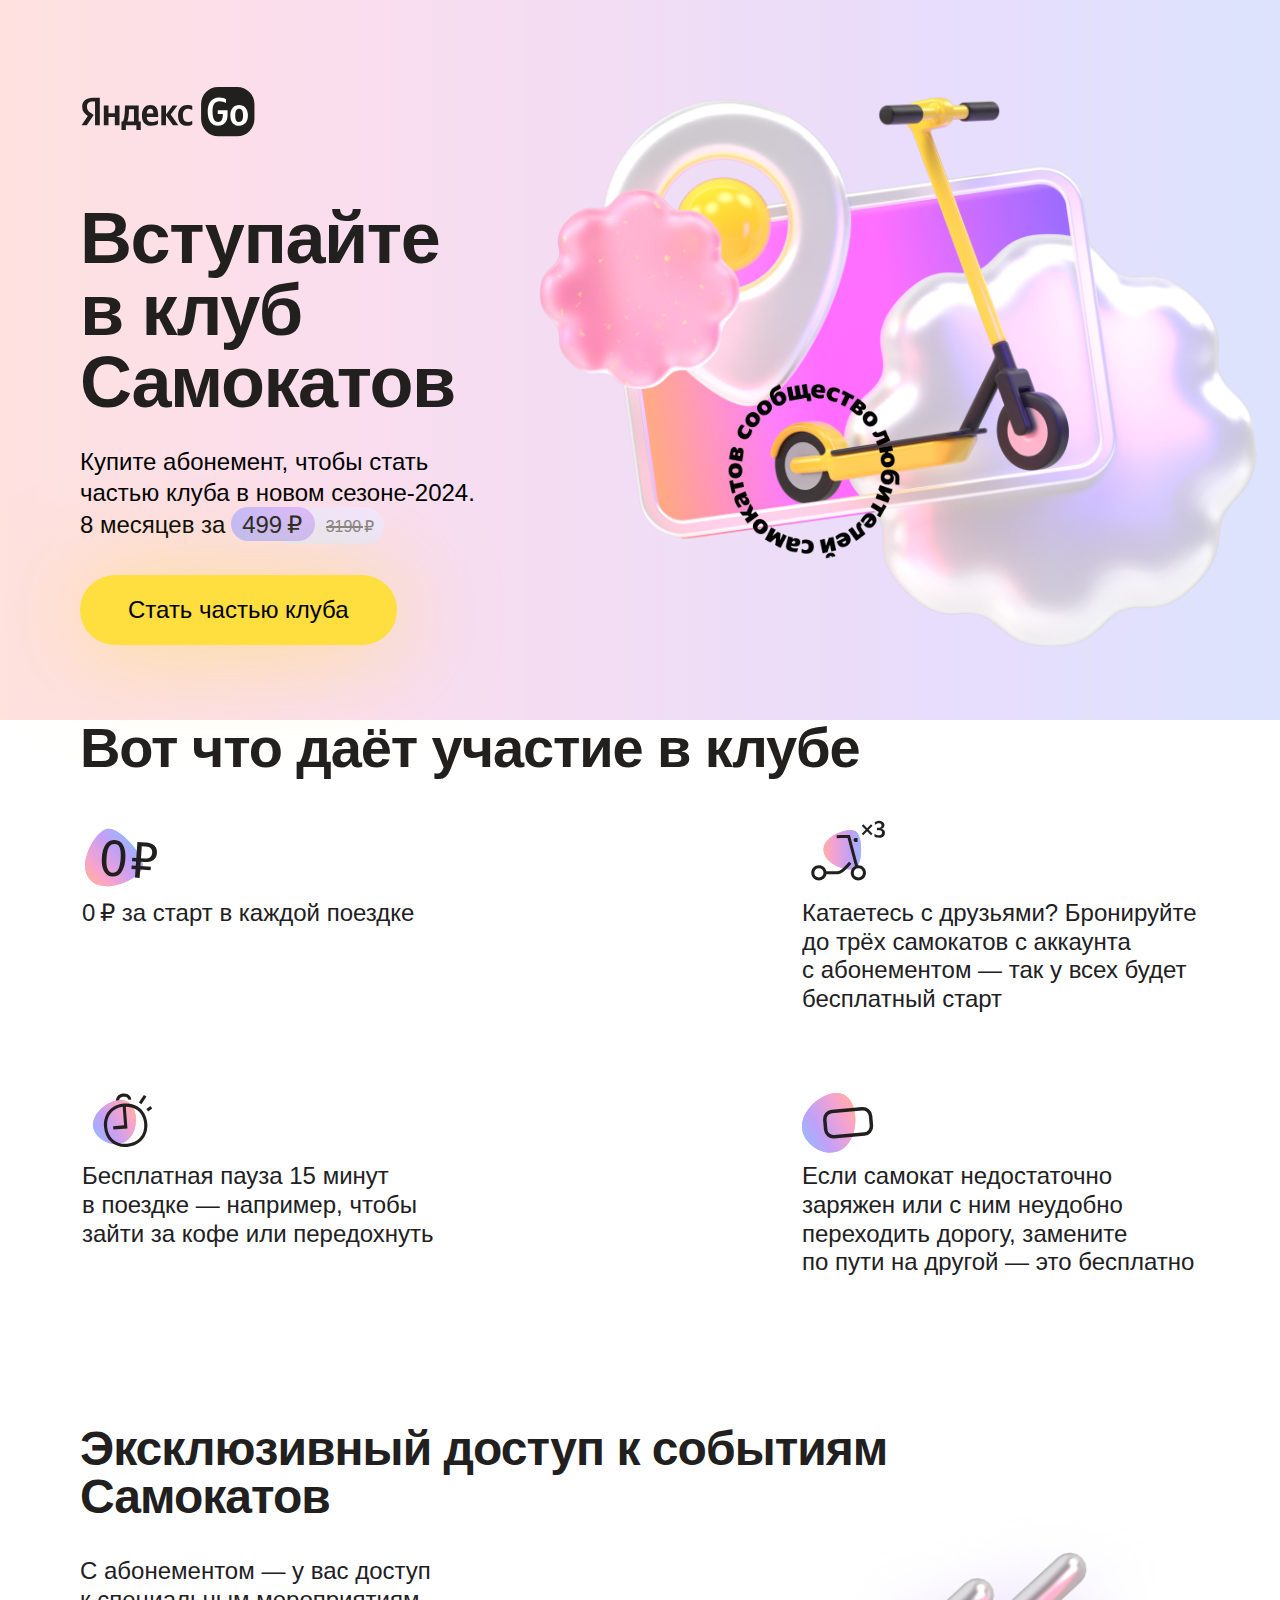
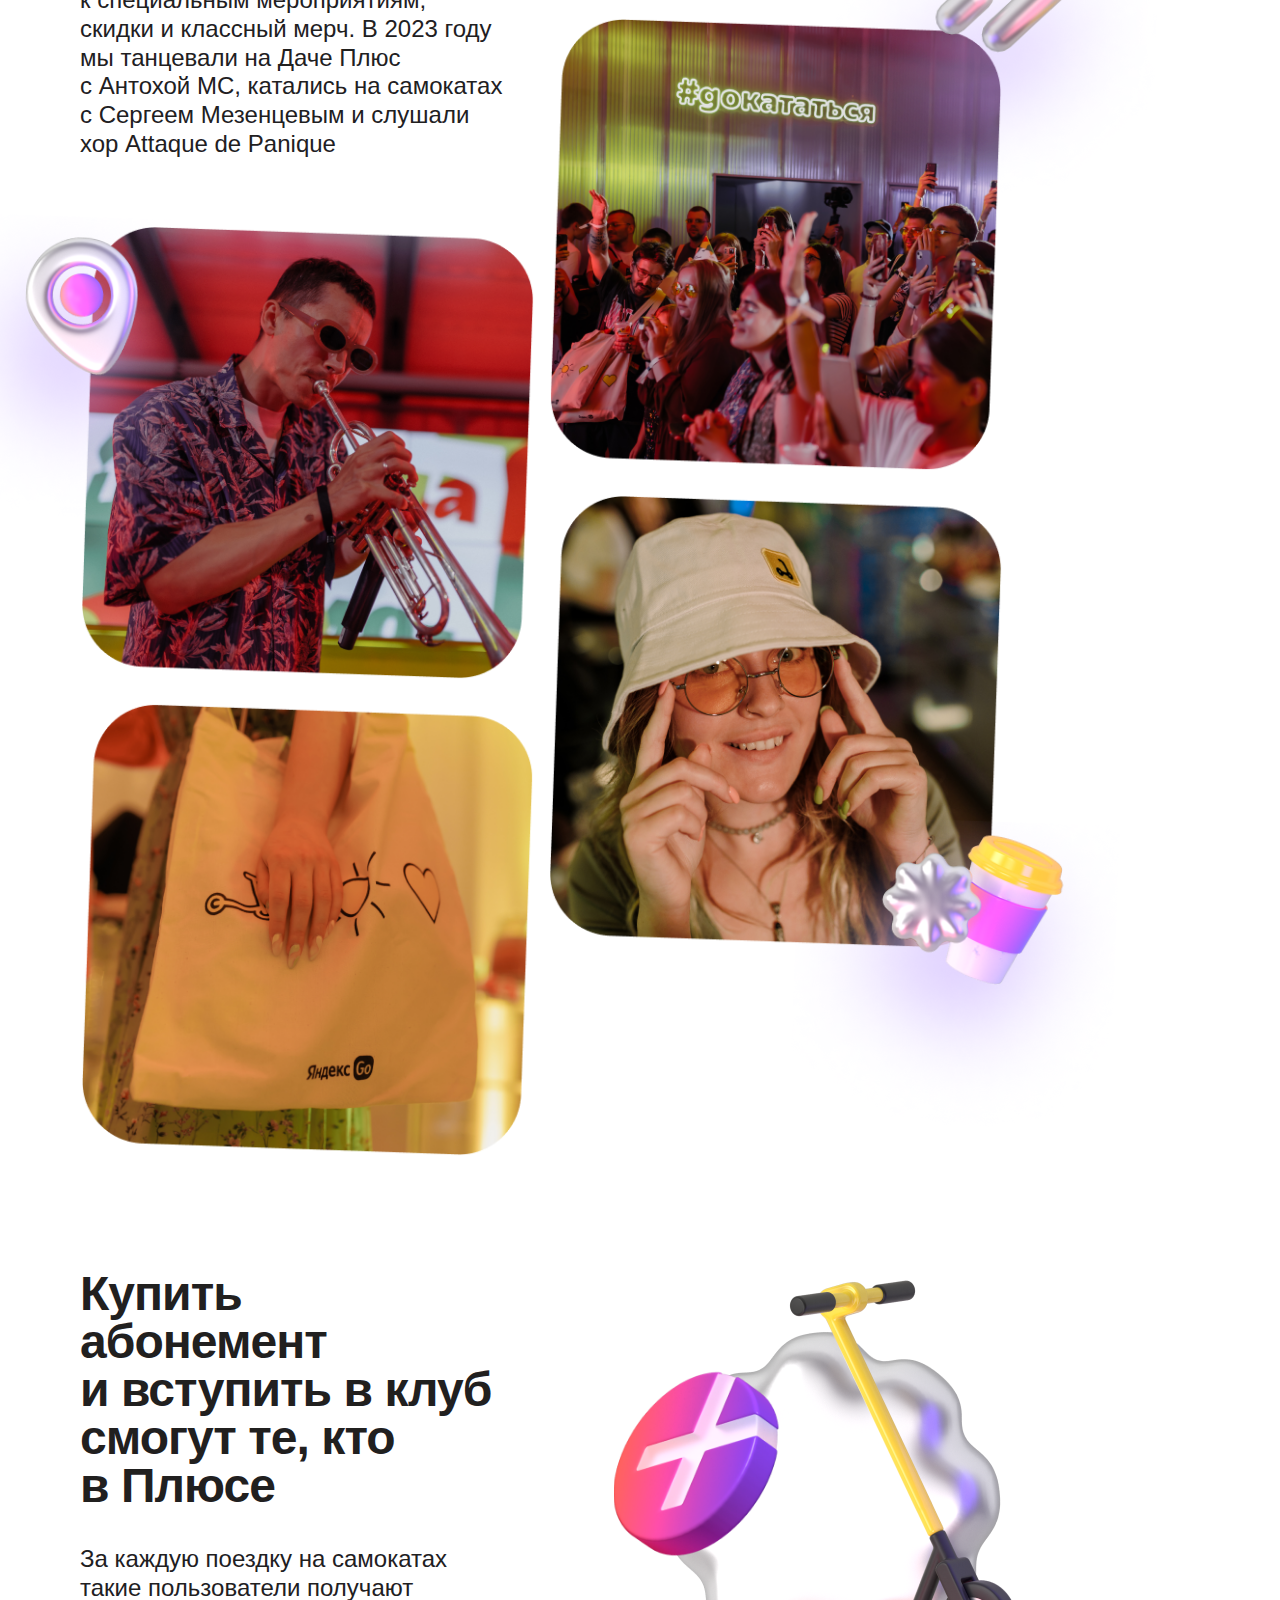
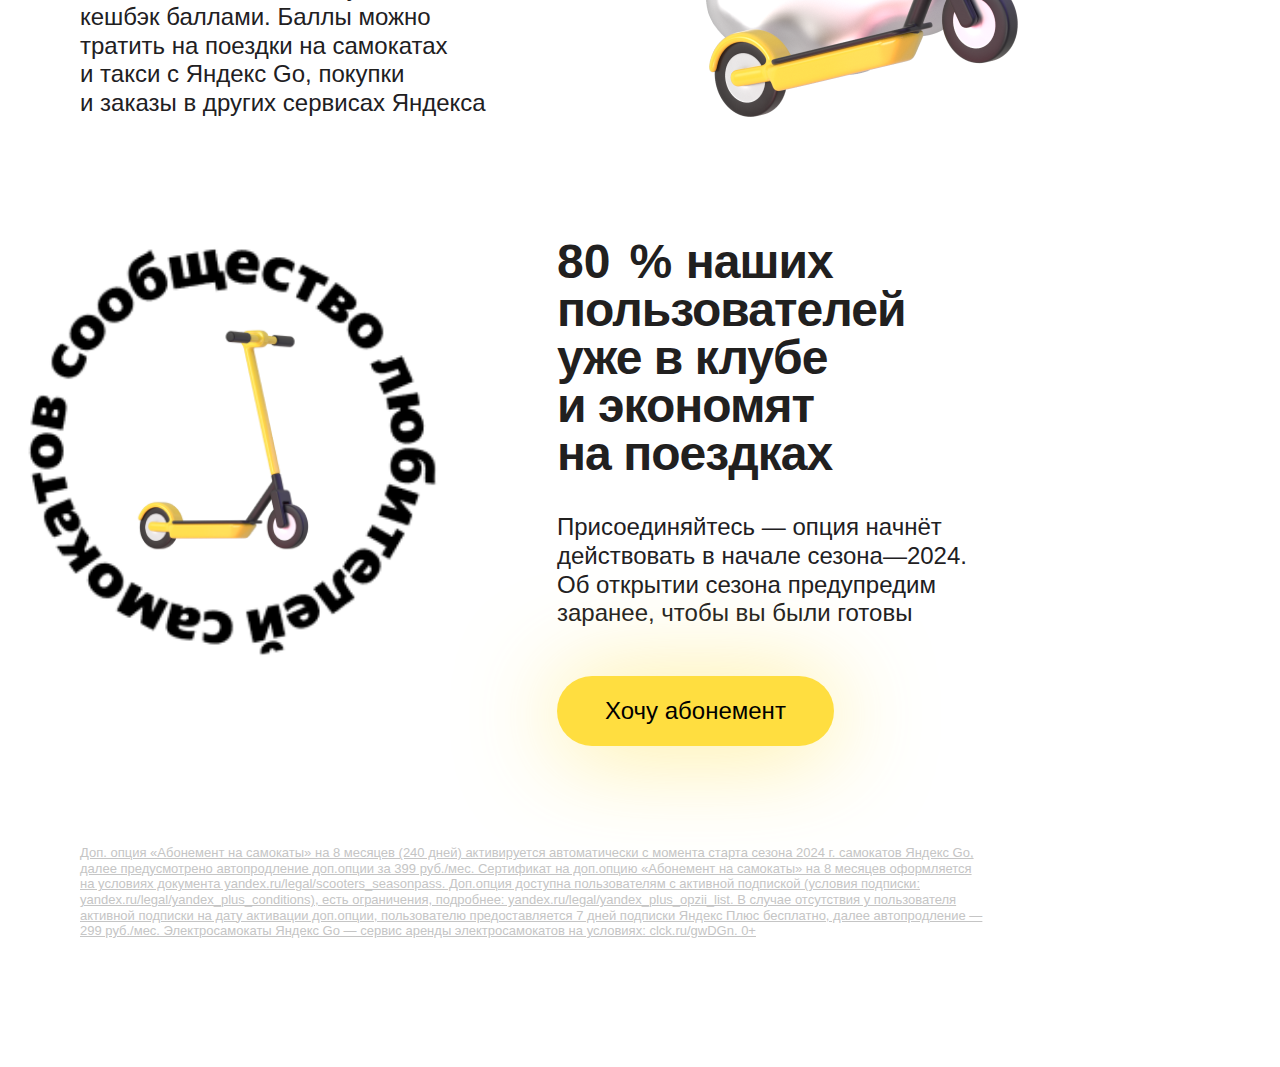
<file: Yandex/index.html>
<!DOCTYPE html>
  <html lang="ru">

  <head>
    <meta charset="UTF-8">
    <meta http-equiv="X-UA-Compatible" content="IE=edge">
    <meta name="viewport" content="width=device-width, initial-scale=1.0">
    <title>Custom</title>
    <link rel="stylesheet" href="css/normalize.css">
    <link rel="stylesheet" href="libs/hover-min.css">
    <link rel="stylesheet" href="libs/swiper-bundle.min.css">
    <link rel="stylesheet" href="css/style.css">
    <link rel="stylesheet" href="css/header.css">
    <link rel="stylesheet" href="css/benefits.css">
    <link rel="stylesheet" href="css/events.css">
    <link rel="stylesheet" href="css/community.css">
    <link rel="stylesheet" href="css/media.css">
    <link rel="icon" href="img/favicon.png" type="image/x-icon">
  </head>

  <body>
    <div class="wrapper">

      <header class="header">
        <div class="header__container container">
          <div class="header__descr flex">
            <div class="header__descr-logo hvr-pulse">
              <svg xmlns="http://www.w3.org/2000/svg" width="176" height="51" viewBox="0 0 176 51" fill="none">
                <path
                  d="M139.016 0H158.478C163.125 0.000484188 167.581 1.84613 170.867 5.13103C174.153 8.41593 176 12.8711 176 17.5166V32.6138C176 34.914 175.547 37.1917 174.666 39.3168C173.786 41.442 172.495 43.3729 170.868 44.9993C169.241 46.6257 167.309 47.9158 165.183 48.7959C163.057 49.676 160.779 50.1288 158.478 50.1286H139.216C136.915 50.1288 134.637 49.676 132.511 48.7959C130.385 47.9158 128.454 46.6257 126.826 44.9993C125.199 43.3729 123.909 41.442 123.028 39.3168C122.147 37.1917 121.694 34.914 121.694 32.6138V17.5166C121.694 7.84075 129.336 0 139.016 0Z"
                  fill="#21201F" />
                <path
                  d="M143.778 28.3427V27.4918H138.652V23.7047H148.646V28.2094C148.646 35.2997 145.259 39.4191 138.853 39.4191C132.247 39.4191 128.41 34.215 128.41 25.0395C128.41 16.0922 132.597 10.6143 140.279 10.6143C143.181 10.6143 145.684 11.383 147.052 12.3836V16.2821C145.087 15.0648 142.824 14.4121 140.513 14.3959C135.475 14.3959 133.339 17.8159 133.339 25.0395C133.339 32.0458 135.108 35.6302 138.944 35.6302C142.609 35.6484 143.778 32.8127 143.778 28.3427Z"
                  fill="white" />
                <path
                  d="M169.371 28.8759C169.371 35.6831 165.701 39.4355 160.423 39.4355C155.146 39.4355 151.476 35.6831 151.476 28.927C151.476 22.1197 155.146 18.3674 160.423 18.3674C165.701 18.3674 169.371 22.1033 169.371 28.8759ZM164.415 28.8759C164.415 24.205 163.08 22.1544 160.429 22.1544C157.778 22.1544 156.441 24.205 156.441 28.927C156.441 33.5979 157.776 35.6503 160.429 35.6503C163.082 35.6503 164.415 33.5814 164.415 28.8759Z"
                  fill="white" />
                <path
                  d="M13.746 14.8149H11.5548C7.57416 14.8149 5.47794 16.8326 5.47794 19.8181C5.47794 23.2053 6.92776 24.7738 9.91507 26.7915L12.3674 28.444L5.27708 39.0347H0L6.35623 29.5597C2.68602 26.9412 0.633615 24.4068 0.633615 20.0865C0.633615 14.6816 4.38235 11.0278 11.5037 11.0278H18.5921V39.0365H13.7295V14.8149H13.746ZM38.6359 18.7682V39.0365H33.8482V30.5786H27.4408V39.0365H22.6531V18.7682H27.4408V26.7915H33.8482V18.7682H38.6359ZM60.2719 43.6581H55.8348V39.0201H45.0743V43.6581H40.6372V35.2421H42.1381C43.8235 31.8549 44.1576 25.4494 44.1576 20.4955V18.7609H58.1355V35.2421H60.2719V43.6581ZM53.3478 22.5552H48.2771V23.156C48.2771 26.6582 47.9119 32.18 46.5752 35.2494H53.3478V22.5552ZM71.0306 39.42C64.9099 39.42 61.4387 35.9999 61.4387 28.9443C61.4387 22.8218 64.2252 18.3537 70.0646 18.3537C74.8523 18.3537 77.9547 21.0214 77.9547 28.0624V30.5968H66.3944C66.5934 33.984 67.9282 35.6347 71.4323 35.6347C73.7677 35.6347 76.2693 34.7509 77.7538 33.7339V37.6524C76.3533 38.6202 74.1001 39.42 71.0306 39.42ZM66.3944 27.0581H73.083V26.66C73.083 24.1256 72.3526 22.1572 69.9788 22.1572C67.6945 22.1371 66.5277 23.8389 66.3944 27.0581ZM85.978 29.0776V39.0365H81.1739V18.7682H85.978V28.1099L92.7597 18.7682H97.5986L90.826 28.1099L98.5152 39.0201H93.0683L85.978 29.0776ZM98.2395 28.9115C98.2395 22.7378 101.426 18.3518 107.552 18.3518C109.926 18.3518 111.706 18.7517 112.707 19.3178V23.3897C111.739 22.789 109.92 22.1371 108.069 22.1371C104.932 22.1371 103.197 24.3903 103.197 28.7946C103.197 32.9816 104.616 35.6493 108.036 35.6493C110.054 35.6493 111.505 35.1326 112.707 34.2817V38.1856C111.538 39.0365 109.968 39.4364 107.751 39.4364C101.342 39.42 98.2377 35.684 98.2377 28.9115H98.2395Z"
                  fill="#21201F" />
              </svg>
            </div>
            <h1 class="header__descr-caption">Вступайте в&nbsp;клуб Самокатов</h1>
            <div class="header__descr-block">
              <p class="header__descr-txt">Купите абонемент, чтобы стать частью клуба в&nbsp;новом сезоне-2024.</p>
              <p class="header__descr-price price">8&nbsp;месяцев за
                <span class="price__now">499 ₽</span>
                <span class="price__before">3190 ₽</span>
              </p>
            </div>
            <button class="header__login btn">Стать частью клуба</button>
          </div>
          <div class="header__img">
            <div class="header__scooter">
              <img src="./img/scooter-1440.png" alt="Электросамокат">
            </div>
            <div class="header__seal">
              <img src="./img/seal-1440.png" alt="любителей самокатов сообщество">
            </div>
          </div>
        </div>
      </header>

      <main class="main">
        <section class="benefits">
          <div class="benefits__container container">
            <h2 class="benefits__caption">Вот что даёт участие в&nbsp;клубе</h2>
            <ul class="benefits__items flex">
              <li class="benefits__item btn flex" tabindex="0">
                <div class="benefits__item-picture hvr-buzz">
                  <svg xmlns="http://www.w3.org/2000/svg" width="83" height="83" viewBox="0 0 83 83" fill="none">
                    <path
                      d="M8.06453 63.8352C-5.85806 48.5349 12.7903 15.6675 24.8591 12.929C36.9609 10.1606 64.2127 40.2415 60.3544 51.937C56.4925 63.6946 22.0164 79.1678 8.06453 63.8352Z"
                      fill="url(#paint0_linear_516_47)" />
                    <path
                      d="M8.06453 63.8352C-5.85806 48.5349 12.7903 15.6675 24.8591 12.929C36.9609 10.1606 64.2127 40.2415 60.3544 51.937C56.4925 63.6946 22.0164 79.1678 8.06453 63.8352Z"
                      fill="white" fill-opacity="0.5" />
                    <path
                      d="M30.4003 60.5716C28.7103 60.4554 27.1602 59.9992 25.7501 59.2031C24.3753 58.3761 23.209 57.1806 22.2512 55.6165C21.3288 54.0216 20.6479 52.0604 20.2087 49.733C19.7717 47.3724 19.6626 44.6016 19.8814 41.4204C20.1001 38.2393 20.5863 35.5261 21.34 33.2806C22.096 31.0021 23.0388 29.1526 24.1686 27.732C25.3315 26.3138 26.6493 25.3057 28.1221 24.7079C29.6279 24.1122 31.2259 23.8725 32.9158 23.9887C34.6058 24.105 36.1393 24.56 37.5163 25.3538C38.8933 26.1477 40.0442 27.3255 40.9689 28.8873C41.8959 30.4159 42.5624 32.3428 42.9685 34.668C43.4078 36.9955 43.518 39.7497 43.2993 42.9309C43.0805 46.112 42.5932 48.8418 41.8372 51.1204C41.1167 53.3681 40.1904 55.2187 39.0583 56.6724C37.9263 58.126 36.6227 59.1684 35.1477 59.7994C33.6727 60.4304 32.0902 60.6878 30.4003 60.5716ZM30.6206 56.6415C31.7472 56.719 32.7584 56.5388 33.6541 56.101C34.5499 55.6632 35.3347 54.9015 36.0086 53.8158C36.6826 52.7302 37.2313 51.2864 37.6549 49.4844C38.1138 47.6515 38.4345 45.4096 38.6167 42.7587C38.799 40.1078 38.8037 37.8608 38.6308 36.0178C38.4602 34.1416 38.1154 32.6197 37.5964 31.452C37.0774 30.2844 36.4042 29.4224 35.5768 28.8661C34.7495 28.3098 33.7725 27.9929 32.6458 27.9154C31.5192 27.838 30.4914 28.017 29.5625 28.4525C28.6668 28.8903 27.8654 29.6509 27.1583 30.7343C26.4844 31.8199 25.918 33.2791 25.459 35.112C25.0354 36.914 24.7325 39.1405 24.5502 41.7914C24.3679 44.4424 24.3621 46.7059 24.5327 48.5821C24.7388 50.4274 25.1013 51.9339 25.6203 53.1015C26.1393 54.2692 26.8125 55.1311 27.6398 55.6874C28.5004 56.246 29.4939 56.564 30.6206 56.6415Z"
                      fill="#21201F" />
                    <path
                      d="M54.3102 41.99L55.4107 25.985L63.8109 26.5627C67.5222 26.8179 70.3493 27.8279 72.2921 29.5929C74.268 31.3602 75.1432 33.884 74.9177 37.1646C74.8014 38.8545 74.403 40.292 73.7222 41.4771C73.0746 42.6644 72.1766 43.6181 71.0285 44.3382C69.9157 45.0274 68.6 45.5196 67.0815 45.8147C65.5653 46.0767 63.896 46.145 62.0734 46.0197L58.7432 45.7907L58.4527 50.0156L68.841 50.7299L68.6018 54.2093L58.2134 53.4949L57.6324 61.9448L52.9601 61.6235L53.5412 53.1737L49.4654 52.8934L49.7046 49.414L53.7804 49.6943L54.0709 45.4694L49.9951 45.1891L50.2344 41.7098L54.3102 41.99ZM59.8062 30.3324L58.9825 42.3113L62.3127 42.5403C64.7317 42.7067 66.6049 42.3361 67.9325 41.4285C69.2954 40.4902 70.0498 38.9606 70.1957 36.8399C70.3301 34.8848 69.8659 33.4046 68.8031 32.3993C67.7756 31.3632 66.0193 30.7596 63.534 30.5888L59.8062 30.3324Z"
                      fill="#21201F" />
                    <defs>
                      <linearGradient id="paint0_linear_516_47" x1="8.07898" y1="63.8514" x2="48.5806" y2="26.997"
                        gradientUnits="userSpaceOnUse">
                        <stop stop-color="#FF5C4D" />
                        <stop offset="0.25" stop-color="#EB469F" />
                        <stop offset="0.72" stop-color="#8341EF" />
                        <stop offset="1" stop-color="#3F68F9" />
                      </linearGradient>
                    </defs>
                  </svg>
                </div>
                <p class="benefits__item-txt">0 ₽&nbsp;за&nbsp;старт в&nbsp;каждой поездке</p>
              </li>
              <li class="benefits__item btn flex" tabindex="0">
                <div class="benefits__item-picture hvr-buzz">
                  <svg xmlns="http://www.w3.org/2000/svg" width="94" height="83" viewBox="0 0 94 83" fill="none">
                    <path
                      d="M24.4163 32.8198C24.4163 16.3927 52.325 7.05517 60.6942 11.8968C69.0979 16.7385 69.0288 48.9702 60.6942 53.7773C52.325 58.6189 24.4163 49.2814 24.4163 32.8198Z"
                      fill="url(#paint0_linear_516_53)" />
                    <path
                      d="M24.4163 32.8198C24.4163 16.3927 52.325 7.05517 60.6942 11.8968C69.0979 16.7385 69.0288 48.9702 60.6942 53.7773C52.325 58.6189 24.4163 49.2814 24.4163 32.8198Z"
                      fill="white" fill-opacity="0.5" />
                    <path
                      d="M63.8412 67.506C59.5528 67.506 55.1953 64.5318 55.1953 58.8601C55.1953 55.3326 57.0974 52.4276 60.0024 51.0443L51.5987 19.4006C46.9645 19.3314 43.0566 19.4351 39.4253 19.7118L39.1487 16.2535C43.2295 15.9422 47.587 15.8385 52.9474 15.9422L54.2616 15.9768L63.3224 50.2143C68.3716 49.9722 72.4524 53.7418 72.4524 58.8601C72.487 63.8056 68.752 67.506 63.8412 67.506ZM63.8412 53.6726C60.8324 53.6726 58.6537 55.8514 58.6537 58.8601C58.6537 62.6989 61.4549 64.0476 63.8412 64.0476C66.8499 64.0476 69.0287 61.8689 69.0287 58.8601C69.0287 55.8514 66.8499 53.6726 63.8412 53.6726ZM19.1595 67.506C14.8712 67.506 10.5137 64.5318 10.5137 58.8601C10.5137 53.9147 14.2141 50.2143 19.1595 50.2143C23.4824 50.2143 26.8716 53.0847 27.6324 57.131H37.5924C41.5695 57.131 43.437 56.3701 46.3074 53.6726C48.7628 51.321 51.1145 48.831 53.2933 46.2372L55.9562 48.4506C53.7083 51.1481 51.2528 53.7418 48.6937 56.1626C45.1662 59.5172 42.4687 60.5893 37.5924 60.5893H27.667C26.9062 64.6356 23.517 67.506 19.1595 67.506ZM19.1595 53.6726C16.1508 53.6726 13.972 55.8514 13.972 58.8601C13.972 62.6989 16.7733 64.0476 19.1595 64.0476C22.1683 64.0476 24.347 61.8689 24.347 58.8601C24.347 55.8514 22.1683 53.6726 19.1595 53.6726ZM62.9074 24.0347H60.6595C59.4145 24.0347 58.377 23.0318 58.377 21.7522C58.377 20.5072 59.3799 19.5043 60.6595 19.5043H62.9074V24.0347Z"
                      fill="#21201F" />
                    <path
                      d="M78.1241 16.4158L67.6919 5.53254L69.4179 3.74031L79.8755 14.6236L78.1241 16.4158ZM69.4179 16.4158L67.6919 14.6236L78.1749 3.74031L79.8755 5.53254L69.4179 16.4158Z"
                      fill="#21201F" />
                    <path
                      d="M84.8656 10.5975V7.79231H87.2008C87.7761 7.79231 88.2753 7.69707 88.6984 7.50659C89.1214 7.2988 89.4514 7.00442 89.6883 6.62346C89.9252 6.22519 90.0436 5.74899 90.0436 5.19487C90.0436 4.67538 89.9252 4.23382 89.6883 3.87018C89.4683 3.50654 89.1383 3.22948 88.6984 3.039C88.2584 2.8312 87.7169 2.72731 87.0739 2.72731C86.2786 2.72731 85.5171 2.87449 84.7895 3.16887C84.0787 3.44593 83.3173 3.90481 82.505 4.54551V1.53249C82.9788 1.18616 83.4696 0.900444 83.9772 0.675333C84.4849 0.450221 85.0348 0.285717 85.6271 0.18182C86.2193 0.0606066 86.8539 0 87.5308 0C88.7153 0 89.7391 0.207795 90.6021 0.623385C91.4651 1.03897 92.1335 1.61907 92.6073 2.36367C93.0811 3.10827 93.318 3.96542 93.318 4.93513C93.318 5.55851 93.208 6.12129 92.988 6.62346C92.768 7.12563 92.4804 7.54988 92.125 7.89621C91.7697 8.24253 91.3635 8.51959 90.9067 8.72739C90.4498 8.93518 89.9844 9.06505 89.5106 9.117V9.0131C90.086 9.06505 90.6359 9.20358 91.1605 9.42869C91.702 9.63649 92.1842 9.93086 92.6073 10.3118C93.0303 10.6928 93.3603 11.1517 93.5972 11.6885C93.851 12.2253 93.9779 12.84 93.9779 13.5326C93.9779 14.6582 93.6987 15.6452 93.1403 16.4937C92.5819 17.3249 91.8035 17.9743 90.8051 18.4418C89.8067 18.892 88.6391 19.1171 87.3023 19.1171C86.6255 19.1171 85.974 19.0565 85.3479 18.9353C84.7218 18.8314 84.138 18.6669 83.5965 18.4418C83.055 18.1994 82.5558 17.9137 82.0989 17.5846V14.5716C82.8942 15.195 83.6895 15.6539 84.4849 15.9483C85.2802 16.2426 86.1347 16.3898 87.0485 16.3898C87.8269 16.3898 88.4784 16.2686 89.003 16.0262C89.5275 15.7838 89.9167 15.4461 90.1706 15.0132C90.4413 14.563 90.5767 14.0262 90.5767 13.4028C90.5767 12.7794 90.4498 12.2599 90.1959 11.8443C89.9421 11.4287 89.5614 11.117 89.0537 10.9092C88.5461 10.7014 87.8946 10.5975 87.0993 10.5975H84.8656Z"
                      fill="#21201F" />
                    <defs>
                      <linearGradient id="paint0_linear_516_53" x1="24.4163" y1="32.8369" x2="66.9711" y2="32.8369"
                        gradientUnits="userSpaceOnUse">
                        <stop stop-color="#FF5C4D" />
                        <stop offset="0.25" stop-color="#EB469F" />
                        <stop offset="0.72" stop-color="#8341EF" />
                        <stop offset="1" stop-color="#3F68F9" />
                      </linearGradient>
                    </defs>
                  </svg>
                </div>
                <p class="benefits__item-txt">Катаетесь с&nbsp;друзьями? Бронируйте до&nbsp;трёх самокатов с&nbsp;аккаунта
                  с&nbsp;абонементом&nbsp;&mdash; так у&nbsp;всех будет бесплатный старт</p>
              </li>
              <li class="benefits__item btn flex" tabindex="0">
                <div class="benefits__item-picture hvr-buzz">
                  <svg xmlns="http://www.w3.org/2000/svg" width="83" height="83" viewBox="0 0 83 83" fill="none">
                    <path
                      d="M11.6919 50.1964C6.03863 32.9173 36.5269 12.1287 48.6324 25.0083C56.6378 33.5238 56.0449 53.9339 44.4389 61.8476C32.8329 69.7612 15.429 61.6222 11.6919 50.1964Z"
                      fill="url(#paint0_linear_516_60)" />
                    <path
                      d="M11.6919 50.1964C6.03863 32.9173 36.5269 12.1287 48.6324 25.0083C56.6378 33.5238 56.0449 53.9339 44.4389 61.8476C32.8329 69.7612 15.429 61.6222 11.6919 50.1964Z"
                      fill="white" fill-opacity="0.5" />
                    <path
                      d="M45.329 67.8812C32.5912 68.8642 22.9999 60.6472 22.0169 47.9094C21.034 35.1716 29.2509 25.5803 41.9888 24.5973C47.0592 24.206 51.7422 25.2442 55.5933 27.5906C61.2734 31.071 64.7234 37.0872 65.3008 44.5691C66.2838 57.307 58.0668 66.8982 45.329 67.8812ZM40.6863 27.8702C30.5028 29.3092 24.2927 37.0972 25.1087 47.6708C25.9652 58.77 33.9912 65.646 45.0904 64.7895C56.1896 63.933 63.0656 55.907 62.2091 44.8077C61.7105 38.3461 58.791 33.1598 53.9624 30.2357C51.0581 28.4693 47.5689 27.5878 43.778 27.6316L45.46 49.4281L31.3309 50.5185L31.0756 47.2103L42.113 46.3586L40.6863 27.8702ZM66.1064 32.4397L64.3245 29.9025L68.4263 27.0357L70.2083 29.5729L66.1064 32.4397ZM59.4478 25.1472L56.8598 23.4497L61.8738 15.8784L64.4618 17.5759L59.4478 25.1472ZM49.1512 20.6857L46.0522 20.4272C46.102 19.8635 45.9069 19.3499 45.4359 18.8886C43.7492 17.1838 39.0498 17.5465 37.6448 19.4899C37.281 20.0155 37.167 20.5531 37.3003 21.0715L34.2777 21.8024C33.9182 20.3684 34.2389 18.8819 35.14 17.6616C36.3763 15.9489 38.652 14.8092 41.1872 14.6135C43.7533 14.4155 46.146 15.195 47.6305 16.6977C48.7414 17.7938 49.2864 19.2135 49.1512 20.6857Z"
                      fill="#21201F" />
                    <defs>
                      <linearGradient id="paint0_linear_516_60" x1="52.7557" y1="31.2615" x2="13.6578" y2="54.2842"
                        gradientUnits="userSpaceOnUse">
                        <stop stop-color="#FF5C4D" />
                        <stop offset="0.25" stop-color="#EB469F" />
                        <stop offset="0.72" stop-color="#8341EF" />
                        <stop offset="1" stop-color="#3F68F9" />
                      </linearGradient>
                    </defs>
                  </svg>
                </div>
                <p class="benefits__item-txt">Бесплатная пауза 15&nbsp;минут в&nbsp;поездке&nbsp;&mdash; например, чтобы
                  зайти за&nbsp;кофе или передохнуть</p>
              </li>
              <li class="benefits__item btn flex" tabindex="0">
                <div class="benefits__item-picture hvr-buzz">
                  <svg xmlns="http://www.w3.org/2000/svg" width="83" height="83" viewBox="0 0 83 83" fill="none">
                    <path
                      d="M0.859306 53.5427C-6.16149 30.1404 31.7016 1.98502 46.7354 19.4287C56.6772 30.9618 55.941 58.6047 41.5275 69.3227C27.1141 80.0407 5.50028 69.0175 0.859306 53.5427Z"
                      fill="url(#paint0_linear_516_65)" />
                    <path
                      d="M0.859306 53.5427C-6.16149 30.1404 31.7016 1.98502 46.7354 19.4287C56.6772 30.9618 55.941 58.6047 41.5275 69.3227C27.1141 80.0407 5.50028 69.0175 0.859306 53.5427Z"
                      fill="white" fill-opacity="0.5" />
                    <path
                      d="M22.8016 40.8173C22.4292 36.5606 25.578 32.808 29.8347 32.4356L60.1787 29.7809C64.4353 29.4084 68.188 32.5573 68.5604 36.8139L69.4199 46.6383C69.7923 50.895 66.6435 54.6476 62.3868 55.02L32.0428 57.6747C27.7861 58.0471 24.0335 54.8983 23.6611 50.6417L22.8016 40.8173Z"
                      stroke="#21201F" stroke-width="3.50169" />
                    <defs>
                      <linearGradient id="paint0_linear_516_65" x1="51.8561" y1="27.8978" x2="1.22539" y2="55.2356"
                        gradientUnits="userSpaceOnUse">
                        <stop stop-color="#FF5C4D" />
                        <stop offset="0.25" stop-color="#EB469F" />
                        <stop offset="0.72" stop-color="#8341EF" />
                        <stop offset="1" stop-color="#3F68F9" />
                      </linearGradient>
                    </defs>
                  </svg>
                </div>
                <p class="benefits__item-txt">Если самокат недостаточно заряжен или с&nbsp;ним неудобно переходить дорогу,
                  замените по&nbsp;пути на&nbsp;другой&nbsp;&mdash; это бесплатно</p>
              </li>
            </ul>
          </div>
        </section>

        <section class="events">
          <div class="events__container container">
            <h3 class="events__container-caption">Эксклюзивный доступ к&nbsp;событиям Самокатов</h3>
            <div class="events__descr">
              <p class="events__descr-txt">С&nbsp;абонементом&nbsp;&mdash; у&nbsp;вас доступ к&nbsp;специальным
                мероприятиям, скидки и&nbsp;классный мерч. В&nbsp;2023 году мы&nbsp;танцевали на&nbsp;Даче Плюс
                с&nbsp;Антохой&nbsp;MC, катались на&nbsp;самокатах с&nbsp;Сергеем Мезенцевым и&nbsp;слушали хор Attaque
                de&nbsp;Panique</p>
              <div class="noswiper">
                <div class="events__cards flex">
                  <div class="events__card-part1">
                    <div class=" btn events__card card-01" role="button" tabindex="0">
                      <img src="img/card01.png" alt="Дудки">
                    </div>
                    <div class=" btn events__card card-02" role="button" tabindex="0">
                      <img src="img/card02.png" alt="ДискотеКо">
                    </div>
                  </div>
                  <div class="events__card-part2">
                    <div class=" btn events__card card-03" role="button" tabindex="0">
                      <img src="img/card03.png" alt="Девочка в шляпе">
                    </div>
                    <div class=" btn events__card card-04" role="button" tabindex="0">
                      <img src="img/card04.png" alt="Просто сумка">
                    </div>
                  </div>
                </div>
              </div>
              <div class="swiper">
                <div class="events__cards swiper-wrapper">
                  <div class="events__card card-01 btn swiper-slide" role="button" tabindex="0">
                    <img src="img/card01.png" alt="Дудки">
                  </div>
                  <div class="events__card card-02 btn swiper-slide" role="button" tabindex="0">
                    <img src="img/card02.png" alt="ДискотеКо">
                  </div>
                  <div class="events__card card-03 btn swiper-slide" role="button" tabindex="0">
                    <img src="img/card03.png" alt="Девочка в шляпе">
                  </div>
                  <div class="events__card card-04 btn swiper-slide" role="button" tabindex="0">
                    <img src="img/card04.png" alt="Просто сумка">
                  </div>
                </div>
              </div>
              <button class="header__login events__login btn">Стать частью клуба</button>
              <div class="swiper-navigation flex">
                <div class="swiper-button-prev btn flex hvr-bounce-in" role="button">&#8592;</div>
                <div class="swiper-button-next btn flex hvr-bounce-in" role="button">&#8594;</div>
              </div>
            </div>
          </div>
        </section>

        <section class="community">
          <div class="community__container container">
            <div class="community__block1 flex">
              <div class="community__block1-txt block-txt">
                <h3>Купить абонемент и&nbsp;вступить в&nbsp;клуб смогут&nbsp;те, кто в&nbsp;Плюсе</h3>
                <p>За&nbsp;каждую поездку на&nbsp;самокатах такие пользователи получают кешбэк баллами. Баллы можно
                  тратить на&nbsp;поездки на&nbsp;самокатах и&nbsp;такси с&nbsp;Яндекс&nbsp;Go, покупки и&nbsp;заказы
                  в&nbsp;других сервисах Яндекса</p>
              </div>
              <div class="community__block1-img block-img hvr-rotate">
                <img src="img/scooter-plus.png" alt="самокат с плюсом">
              </div>
            </div>
            <div class="community__block2 flex">
              <div class="community__block2-img block-img">
                <img src="img/Scooter-last.png" alt="самокат">
                <img class="community__block2-img-seal" src="img/seal-1440.png" alt="Сообщество любителей самокатов">
              </div>
              <div class="community__block2-txt block-txt">
                <h3>80  %&nbsp;наших пользователей уже в&nbsp;клубе и&nbsp;экономят на&nbsp;поездках</h3>
                <p>Присоединяйтесь&nbsp;&mdash; опция начнёт действовать в&nbsp;начале сезона&mdash;2024. Об&nbsp;открытии
                  сезона предупредим заранее, чтобы вы&nbsp;были готовы</p>
                <button class="community__login btn">Хочу&nbsp;абонемент</button>
              </div>
            </div>
          </div>
        </section>
      </main>

      <footer class="footer">
        <div class="footer__container container">
          <p>Доп. опция &laquo;Абонемент на&nbsp;самокаты&raquo; на&nbsp;8&nbsp;месяцев (240&nbsp;дней) активируется
            автоматически с&nbsp;момента старта сезона 2024&nbsp;г. самокатов Яндекс&nbsp;Go, далее предусмотрено
            автопродление доп.опции за&nbsp;399 руб./мес. Сертификат на&nbsp;доп.опцию &laquo;Абонемент
            на&nbsp;самокаты&raquo; на&nbsp;8&nbsp;месяцев оформляется на&nbsp;условиях документа
            yandex.ru/legal/scooters_seasonpass. Доп.опция доступна пользователям с&nbsp;активной подпиской (условия
            подписки: yandex.ru/legal/yandex_plus_conditions), есть ограничения, подробнее:
            yandex.ru/legal/yandex_plus_opzii_list. В&nbsp;случае отсутствия у&nbsp;пользователя активной подписки
            на&nbsp;дату активации доп.опции, пользователю предоставляется 7&nbsp;дней подписки Яндекс Плюс бесплатно,
            далее автопродление&nbsp;&mdash; 299 руб./мес. Электросамокаты Яндекс Go&nbsp;&mdash; сервис аренды
            электросамокатов на&nbsp;условиях: clck.ru/gwDGn.&nbsp;0+</p>
        </div>
      </footer>

    </div>
    <script src="libs/swiper-bundle.min.js"></script>
    <script src="js/script.js"></script>
  </body>

  </html>
</file>
<file: Hotel-Laguna/css/style.css>
@font-face {
  font-family: "Muller";
  src: local("Muller-Bold"),
    url("../fonts/MullerBold.woff2") format("woff2"),
    url("../fonts/MullerBold.woff") format("woff");
  font-weight: 600;
  font-style: normal;
  font-display: swap;
}

@font-face {
  font-family: "Muller";
  src: local("Muller-Light"),
    url("../fonts/MullerLight.woff2") format("woff2"),
    url("../fonts/MullerLight.woff") format("woff");
  font-weight: 300;
  font-style: normal;
  font-display: swap;
}

@font-face {
  font-family: "Muller";
  src: local("Muller-Medium"),
    url("../fonts/MullerMedium.woff2") format("woff2"),
    url("../fonts/MullerMedium.woff") format("woff");
  font-weight: 500;
  font-style: normal;
  font-display: swap;
}

@font-face {
  font-family: "Muller";
  src: local("Muller-Regular"),
    url("../fonts/MullerRegular.woff2") format("woff2"),
    url("../fonts/MullerRegular.woff") format("woff");
  font-weight: 400;
  font-style: normal;
  font-display: swap;
}

html {
  box-sizing: border-box;
}

*,
*::before,
*::after {
  box-sizing: inherit;
}

a {
  color: inherit;
  text-decoration: none;
  flex-grow: 0;
}

p {
  margin: 0;
}

img {
  max-width: 100%;
}

body {
  min-width: 768px;
  font-family: "Muller", sans-serif;
  font-weight: 400;
  background-color: #F1F1F1;
}

/* glob */
:root {
  /* logo */
  --color-logo-base: #F0BF5F;

  /* button */
  --color-btn-border-base: #CC9933;
  --color-btn-text-base: #CC9933;
  --color-btn-background-base: #FFF;
  --color-btn-background-focus: #CC9933;
  --color-btn-background-hover: #CC9933;
  --color-btn-background-activ: #A47312;
  --color-btn-text-focus: #fff;
  --color-btn-text-hover: #fff;
  --color-btn-text-activ: #fff;

  /* icon */
  --color-icon-background-base: #E5E5E5;
  --color-icon-fill-base: #999;
  --color-icon-fill-focus: #CC9933;
  --color-icon-fill-hover: #CC9933;
  --color-icon-fill-activ: #A47312;

  /* login */
  --color-login-base: #CC9933;
  --color-login-focus: #CC9933;
  --color-login-hover: #F0BF5F;
  --color-login-activ: #A47312;

  /* benefits */
  --color-benefits-base: #666;
  --color-benefits-focus: #CC9933;
  --color-benefits-hover: #CC9933;
  --color-benefits-activ: #A47312;

  /* telephon */
  --color-tel-base: #666;
  --color-tel-focus: #CC9933;
  --color-tel-hover: #CC9933;
  --color-tel-activ: #A47312;

  /* link */
  --color-link-base: #CC9933;
  --color-link-focus: #CC9933;
  --color-link-hover: #F0BF5F;
  --color-link-activ: #A47312;

  /* nav; */
  --color-nav-base: #666;
  --color-nav-focus: #CC9933;
  --color-nav-hover: #CC9933;
  --color-nav-activ: #A47312;

  /* offers */
  --color-offers-base: #F0BF5F;
  --color-offers-focus: #F0BF5F;
  --color-offers-hover: #F0BF5F;
  --color-offers-activ: #FFFFFF;

  /* services */
  --color-services-base: #CC9933;
  --color-services-focus: #CC9933;
  --color-services-hover: #F0BF5F;
  --color-services-activ: #A47312;

  /* contacts */
  --color-contacts-base: #CC9933;
  --color-contacts-focus: #CC9933;
  --color-contacts-hover: #F0BF5F;
  --color-contacts-activ: #A47312;

  /* gap */
  --gap: 24px;
}

.list-reset {
  margin: 0;
  padding: 0;
  list-style: none;
}

.btn-reset {
  padding: 0;
  border: none;
  background-color: transparent;
  cursor: pointer;
}

.btn-all {
  min-height: 42px;
  padding: 13px 20px;
  font-size: 16px;
  line-height: 16px;
  border: 1px solid var(--color-btn-border-base);
  border-radius: 10px;
  color: var(--color-btn-text-base);
  background-color: var(--color-btn-background-base);
  /* transition: color 3s linear, background-color 3s ease; */
  transition: color 0.2s linear, background-color 0.3s ease;
}

.btn-all:focus {
  background-color: var(--color-btn-background-focus);
  color: var(--color-btn-text-focus);
}

.btn-all:hover {
  background-color: var(--color-btn-background-hover);
  color: var(--color-btn-text-hover);
}

.btn-all:active {
  background-color: var(--color-btn-background-activ);
  color: var(--color-btn-text-activ);
}

.flex {
  display: flex;
}

.block {
  display: block;
}

.container {
  max-width: 1200px;
  padding: 0 15px;
  margin: 0 auto;
  margin-bottom: 70px;
  /* outline: 1px solid black; */

}

.section-title {
  margin: 0;
  margin-bottom: 20px;
  margin-left: 40px;
  font-weight: 400;
  font-size: 40px;
  line-height: 40px;
  color: #333;
}

.section-descr {
  margin: 0;
  font-weight: 400;
  font-size: 16px;
  line-height: 32px;
  color: #000;
}

.arrow {
  display: inline-block;
  width: 11px;
  height: 11px;
  transform: rotate(-45deg);
}

.triangle {
  width: 0;
  height: 0;
  border-left: 6px solid transparent;
  border-right: 6px solid transparent;
  border-top: 6px solid #000;
}

.arrow-offers {
  border-bottom: 2px solid #F0BF5F;
  border-right: 2px solid #F0BF5F;
}

.arrow-services {
  border-bottom: 2px solid #CC9933;
  border-right: 2px solid #CC9933;
}

.arrow-location {
  border-bottom: 2px solid #FFF;
  border-right: 2px solid #FFF;
}

.star-fill {
  display: inline-block;
  width: 14px;
  height: 14px;
  background-repeat: no-repeat;
  background-size: cover;
  background-image: url("../img/star.png");
  cursor: pointer;
}

.star-empty {
  display: inline-block;
  width: 14px;
  height: 14px;
  background-repeat: no-repeat;
  background-size: cover;
  background-image: url("../img/star-empty.png");
  cursor: pointer;
}

/* header up */
.header__up {
  margin-top: 30px;
  margin-bottom: 30px;
  /* outline: 1px solid red; */
  max-width: 100%;
  align-items: center;
  min-height: 54px;
}

.header__up-logo {
  position: relative;
  min-width: 260px;
  min-height: 54px;
  margin-right: 41px;
  border-radius: 15px;
  overflow: hidden;
  /* background-color: #F0BF5F; */
  background-color: var(--color-logo-base);
  align-items: center;
}

.header__up-logo::before {
  content: "";
  position: absolute;
  top: 7px;
  left: 23px;
  width: 138px;
  height: 40px;
  background-image: url("../img/Logo-Text.svg");
  background-repeat: no-repeat;
  background-size: cover;
}

.header__up-logo::after {
  content: "";
  position: absolute;
  align-items: center;
  right: 0;
  width: 82px;
  height: 54px;
  background-image: url("../img/Logo-sun.svg");
  background-repeat: no-repeat;
  background-size: cover;
}

.header__up-contacts {
  font-weight: 500;
  font-size: 20px;
  line-height: 20px;
  color: var(--color-tel-base);
  justify-self: flex-end;
  transition: color 0.2s linear;
}

.header__up-contacts:focus {
  color: var(--color-tel-focus);
}

.header__up-contacts:hover {
  color: var(--color-tel-hover)
}

.header__up-contacts:active {
  color: var(--color-tel-activ);
}

.header__up-login {
  min-width: 154px;
  min-height: 16px;
  margin-left: auto;
  padding-left: 28px;
  /* background-image: url("../img/login.svg"); */
  background-repeat: no-repeat;
  background-position: left center;
  background-size: 21px 12px;
  font-size: 16px;
  line-height: 16px;
  color: var(--color-login-base);
  transition: color 0.2s linear;
  align-items: center;
}

.header__up-login svg {
  fill: var(--color-login-base);
  transition: fill 0.2s linear;
}

.header__up-login-arrow {
  width: 24px;
  height: 24px;
  margin-right: 6px;
  padding: 6px 2px 1px;
  /* outline: 1px solid red; */
}

.header__up-login-text {
  /* outline: 1px solid blue; */
}

.header__up-login:focus {
  color: var(--color-login-focus);
}

.header__up-login:focus svg {
  fill: var(--color-login-focus);
}

.header__up-login:hover {
  color: var(--color-login-hover);
}

.header__up-login:hover svg {
  fill: var(--color-login-hover);
}

.header__up-login:active {
  color: var(--color-login-activ);
}

.header__up-login:active svg {
  fill: var(--color-login-activ);
}

/* header-down */
.header__down {
  min-height: 70px;
  max-width: 100%;
  padding-left: 45px;
  padding-right: 45px;
  justify-content: space-between;
  align-items: center;
  background-color: #FFF;
  border-radius: 15px;
  /* outline: 1px solid red; */
}

.nav {
  max-width: 65%;
}

.nav__list {
  flex-wrap: wrap;
  font-size: 16px;
  line-height: 16px;
  color: #666;
}

.nav__item {
  color: var(--color-nav-base);
  transition: color 0.2s linear;
}

.nav__item:focus {
  color: var(--color-nav-focus);
}

.nav__item:hover {
  color: var(--color-nav-hover);
}

.nav__item:active {
  color: var(--color-nav-activ);
}

.nav__item:not(:last-child) {
  margin-right: 45px;
}

.header__down-btn:not(:last-child) {
  margin-right: 40px;
  margin-left: auto;
}


/* offers  all*/
.offers {
  min-height: 600px;
  /* outline: 1px solid rebeccapurple; */
}

.offers__descr {
  min-width: 100%;
  justify-content: space-between;
  background-repeat: no-repeat;
  background-size: contain;
  flex-wrap: wrap;
  /* outline: 1px solid red; */
}

.offers__left {
  width: 573px;
  flex-direction: column;
  /* outline: 1px solid black; */
}

.offers__left-block {
  position: relative;
  width: 573px;
  height: 258px;
  flex-direction: column;
  padding: 40px 108px 40px 45px;
  border-radius: 15px;
  overflow: hidden;
  background-repeat: no-repeat;
  background-size: cover;
  /* outline: 1px solid blue; */
}

.offers__left-block:not(:last-child) {
  margin-bottom: var(--gap);
}

.offers__left-title {
  margin: 0;
  margin-bottom: 15px;
  font-weight: 700;
  font-size: 40px;
  line-height: 40px;
  color: #FFF;
  opacity: 1;
}

.offers__left-price {
  margin: 0;
  margin-bottom: 47px;
  font-weight: 400;
  font-size: 20px;
  line-height: 20px;
  color: #FFF;
  /* opacity:0.99; */
}

.offers__right {
  width: 573px;
  flex-direction: column;
  /* outline: 1px solid black; */
}

.offers__right-block {
  width: 100%;
  height: 540px;
  flex-direction: column;
  border-radius: 15px;
  overflow: hidden;
  padding: 212px 229px 40px 45px;
}

.offers__right-title {
  margin: 0;
  margin-bottom: 15px;
  font-weight: 700;
  font-size: 60px;
  line-height: 60px;
  color: #FFF;
}

.offers__right-price {
  margin: 0;
  margin-bottom: 47px;
  font-weight: 400;
  font-size: 30px;
  line-height: 30px;
  color: #FFF;
  opacity: 0.8;
}

.arrow-offers {
  margin-left: 0;
  transition: margin-left 0.2s linear;
}

.offers-link {
  font-size: 16px;
  line-height: 16px;
  color: var(--color-offers-base);
  transition: color 0.2s linear;
  /* opacity: 0.99; */
}

.offers-link:focus {
  color: var(--color-offers-focus);
}

.offers-link:hover {
  color: var(--color-offers-hover);
}

.offers-link:hover .arrow-offers {
  margin-left: 11px;
}

.offers-link:active {
  color: var(--color-offers-activ);
}

.offers-link:active .arrow-offers {
  margin-left: 0;
}

.offers-left-block-1 {
  background-image: url("../img/offers-1.jpg");
}

.offers-left-block-1::before {
  content: "";
  position: absolute;
  top: 0;
  left: 0;
  width: 100%;
  height: 100%;
  background-size: cover;
  background-repeat: no-repeat;
  background-image: linear-gradient(90deg, rgba(48, 64, 89, 0.84) -2.9%, rgba(53, 65, 83, 0) 65.7%), url("../img/offers-1.jpg");
  opacity: 0;
  transition: opacity 0.3s linear;
}

.offers-left-block-1:hover::before {
  opacity: 1;
}

.offers__left-block-descr {
  z-index: 1;
}

.offers-left-block-2 {
  background-image: url("../img/offers-2.jpg");
}

.offers-left-block-2::before {
  content: "";
  position: absolute;
  top: 0;
  left: 0;
  width: 100%;
  height: 100%;
  background-size: cover;
  background-repeat: no-repeat;
  background-image: linear-gradient(90deg, rgba(48, 64, 89, 0.84) -2.9%, rgba(53, 65, 83, 0) 65.7%), url("../img/offers-2.jpg");
  opacity: 0;
  transition: opacity 0.3s linear;
}

.offers-left-block-2:hover::before {
  opacity: 1;
}

.offers-right-block-1 {
  position: relative;
  background-image: url("../img/offers-3.jpg");
}

.offers-right-block-1::before {
  content: "";
  position: absolute;
  top: 0;
  left: 0;
  width: 100%;
  height: 100%;
  background-size: cover;
  background-repeat: no-repeat;
  background-image: linear-gradient(90deg, rgba(48, 64, 89, 0.84) -2.9%, rgba(53, 65, 83, 0) 65.7%), url("../img/offers-3.jpg");
  opacity: 0;
  transition: opacity 0.3s linear;
}

.offers-right-block-1:hover::before {
  background-image: linear-gradient(90deg, rgba(48, 64, 89, 0.84) -2.9%, rgba(53, 65, 83, 0) 65.7%), url("../img/offers-3.jpg");
  opacity: 1;
}

.offers__right-block-descr {
  z-index: 1;
}

/* about */
.about {
  width: 888px;
  min-height: 252px;
  position: relative;
  left: -141px;
  padding: 0;
}

/* services */
.services {
  min-height: 744px;
  /* outline: 1px solid black; */
}

.services__list {
  width: 100%;
  min-height: 684px;
  flex-wrap: wrap;
}

.services__item {
  width: 573px;
  height: 330px;
  margin: 0;
  flex-direction: column;
  padding: 191px 126px 35px 45px;
  background-repeat: no-repeat;
  background-position: top;
  background-size: 573px 165px;
  background-color: #FFF;
  border-radius: 15px 15px;
  overflow: auto;
  /* font-size: 0; */
  /* outline: 1px dotted brown; */
}

.services__item:nth-child(2n-1) {
  margin-right: var(--gap);
}

.services__item:not(:nth-last-child(1)) {
  margin-bottom: var(--gap);
}

.services__item:not(:nth-last-child(2)) {
  margin-bottom: var(--gap);
}

.services__item:nth-last-child(1) {
  margin: 0;
}

.services__item:nth-last-child(2) {
  margin-bottom: 0;
}


.services-item-1 {
  background-image: url("../img/services-1.jpg");
}

.services-item-2 {
  background-image: url("../img/services-2.jpg");
}

.services-item-3 {
  background-image: url("../img/services-3.jpg");
}

.services-item-4 {
  background-image: url("../img/services-4.jpg");
}

.arrow-services {
  margin-left: 0px;
  border-color: var(--color-services-base);
  transition: margin-left 0.2s linear, border-color 0.2s linear;
}

.services__link {
  font-weight: 500;
  font-size: 20px;
  line-height: 40px;
  color: var(--color-services-base);
  transition: color 0.2s linear;
}

.services__link:focus {
  color: var(--color-services-focus);
}

.services__link:focus .arrow-services {
  border-color: var(--color-services-focus);
}

.services__link:hover {
  color: var(--color-services-hover);
}

.services__link:hover .arrow-services {
  border-color: var(--color-services-hover);
  margin-left: 11px;
}

.services__link:active {
  color: var(--color-services-activ);
}

.services__link:active .arrow-services {
  border-color: var(--color-services-activ);
  margin-left: 0;
}

/* benefits */
.benefits {
  min-height: 634px;
  /* outline: 1px dotted red; */
}

.benefits__list {
  width: 100%;
  min-height: 574px;
  flex-wrap: wrap;
  /* outline: 1px solid black; */
}

.benefits__item {
  position: relative;
  margin: 0;
  margin-bottom: calc((var(--gap)) - 2px);
  width: 276px;
  height: 276px;
  overflow: auto;
  flex-wrap: wrap;
  padding: 116px 42px 32px 45px;
  border-radius: 15px;
  background-color: #FFF;
  background-size: 64px 66px;
  background-repeat: no-repeat;
  background-position: top 40px left 45px;
  /* outline: 1px solid red; */
}

.benefits__item a {
  color: var(--color-benefits-base);
  transition: color 0.2s linear;
}

.benefits__item a::before {
  content: "";
  position: absolute;
  top: 0;
  left: 0;
  width: 100%;
  height: 100%;
}

.benefits__item a:focus {
  color: var(--color-benefits-focus);
}

.benefits__item a:hover {
  color: var(--color-benefits-hover);
}

.benefits__item a:active {
  color: var(--color-benefits-activ);
}

.benefits__item:not(:nth-child(4n)) {
  margin-right: calc((var(--gap)) - 2px);
}

.benefits__item:nth-last-child(1) {
  margin: 0;
}

.benefits__item:nth-last-child(2) {
  margin-bottom: 0;
}

.benefits__item:nth-last-child(3) {
  margin-bottom: 0;
}

.benefits__item:nth-last-child(4) {
  margin-bottom: 0;
}

.benefits-item-1 {
  background-image: url("../img/benefit-1.svg");
}

.benefits-item-2 {
  background-image: url("../img/benefit-2.svg");
}

.benefits-item-3 {
  background-image: url("../img/benefit-3.svg");
}


.benefits-item-4 {
  background-image: url("../img/benefit-4.svg");
}

.benefits-item-5 {
  background-image: url("../img/benefit-5.svg");
}

.benefits-item-6 {
  background-image: url("../img/benefit-6.svg");
}

.benefits-item-7 {
  background-image: url("../img/benefit-7.svg");
}

.benefits-item-8 {
  background-image: url("../img/benefit-8.svg");
}

/* Location */
.location {
  min-height: 1428px;
  /* outline: 1px dotted blueviolet; */
}

.location__list {
  width: 100%;
  min-height: 1368px;
  flex-wrap: wrap;
}

.location__item {
  width: 374px;
  height: 440px;
  margin: 0;
  margin-right: 24px;
  margin-bottom: 24px;
  padding: 252px 45px 45px;
  border-radius: 15px;
  flex-direction: column;
  background-color: #FFF;
  background-repeat: no-repeat;
  background-size: 374px 217px;
  background-position: top;
}

.location__item-price {
  margin-bottom: 13px;
}

.price__text {
  padding: 0;
  margin-right: 52px;
}

.price__text1 {
  margin-right: 4px;
  font-size: 16px;
  line-height: 16px;
  color: #999;
}

.price__text2 {
  margin-right: 9px;
  font-weight: 700;
  font-size: 20px;
  line-height: 20px;
  color: #000;
}

.price__text3 {
  font-size: 16px;
  line-height: 16px;
  color: #000;
}

.price__stars {
  margin-left: auto;
}

.star:not(:last-child) {
  margin-right: 6px;
}

.location__item-hotel {
  margin: 0;
  margin-bottom: 16px;
  font-weight: 400;
  font-size: 16px;
  line-height: 16px;
  color: #000;
}

.location__item-place {
  margin-bottom: 20px;
  font-size: 16px;
  line-height: 16px;
  color: #999;
}

.location__item-btn {
  width: 100px;
}

.location__item:nth-child(3n) {
  margin-right: 0;
}

.location__item:nth-last-child(1) {
  margin: 0;
}

.location__item:nth-last-child(2) {
  margin-bottom: 0;
}

.location__item:nth-last-child(3) {
  margin-bottom: 0;
}

.location-item-1 {
  background-image: url("../img/location-1.jpg");
}

.location-item-2 {
  background-image: url("../img/location-2.jpg");
}

.location-item-3 {
  background-image: url("../img/location-3.jpg");
}

.location-item-4 {
  background-image: url("../img/location-4.jpg");
}

.location-item-5 {
  background-image: url("../img/location-5.jpg");
}

.location-item-6 {
  background-image: url("../img/location-6.jpg");
}

.location-item-7 {
  background-image: url("../img/location-7.jpg");
}

.location-item-8 {
  background-image: url("../img/location-8.jpg");
}

.location-item-9 {
  position: relative;
  background-size: cover;
  background: linear-gradient(0deg, rgba(48, 64, 89, 0.84) -2.9%, rgba(53, 65, 83, 0) 65.7%), url("../img/location-last.jpg");
  padding: 373px 54px 27px;
  font-weight: 500;
  font-size: 20px;
  line-height: 200%;
  color: #FFF;
}

.location-item-9 {}

.link-all::before {
  content: "";
  position: absolute;
  top: 0;
  left: 0;
  width: 100%;
  height: 100%;
  /* outline: 1px solid red; */
}

/* wanttour */

.wanttour {
  min-width: 100%;
  min-height: 256px;
  padding-top: 45px;
  background-color: #E9E9E9;
  border-radius: 15px;
  /* outline: 1px solid green; */
}

.wanttour__form {
  min-height: 106px;
  max-width: 1080px;
  margin: 0 auto;
  margin-top: 20px;
  flex-wrap: wrap;
  /* align-items: center; */
  padding-left: 28px;
  padding-right: 28px;
  padding-top: 31px;
  background-color: #FFF;
  border-radius: 15px;
  /* justify-content: space-between; */
  /* outline: 1px solid blue; */
}


.form-descr {
  margin: 0;
  margin-bottom: 15px;
  font-size: 12px;
  line-height: 12px;
  color: #000;
}

.form-input {
  position: relative;
  width: 100%;
  cursor: pointer;
  appearance: none;
  -webkit-appearance: none;
  margin: 0;
  padding: 0;
  border: none;
  font-family: Muller;
  font-size: 16px;
  line-height: 16px;
  color: #000;
}

.form-descr-input {
  justify-content: space-between;
  align-items: center;
}

.form__nights .form-input {
  border-bottom: 1px solid #E9E9E9;
}

.form__tourists .form-input {
  border-bottom: 1px solid #E9E9E9;
}

.form-block {
  display: flex;
  flex-direction: column;
}

.form-block:not(:last-child) {
  margin-right: 41px;
}

.form__btn {
  padding: 13px 30px;
  margin-left: auto;
  margin-bottom: auto;
}

.form__city {
  /* outline: 1px solid blueviolet; */
  width: 169px;
  height: 43px;
}

.form__country {
  width: 169px;
  height: 43px;
}

.form__date {
  width: 121PX;
  height: 43px;
}

.form__nights {
  width: 121px;
  height: 45px;
}

.form__tourists {
  width: 121px;
  height: 45px;
}

/* contacts */
.contacts {
  min-height: 678px;
  /* outline: 1px solid red; */
}

.container-contacts {
  margin-bottom: 40px;
}

.contacts__list {
  min-height: 618px;
  border-radius: 15px;
  flex-direction: column;
  padding: 48px 750px 45px 45px;
  background-image: url(../img/contacts.jpg);
  background-repeat: no-repeat;
  background-position: right 45px top 45px;
  background-size: 653px 528px;
  background-color: #FFF;
  /* outline: 1px solid red; */
}

.contacts__item {
  min-width: 375px;
  margin-bottom: 25px;
  /* position: relative; */
  justify-content: space-between;
  /* outline: 1px solid black; */
  border-bottom: 2px solid #E9E9E9;
}

.contacts__item-value {
  margin-top: -2px;
}

.contacts-adress {
  min-height: 72px;
}

.contacts-tel {
  min-height: 72px;
}

.contacts-email {
  min-height: 122px;
}

.contacts-schedule {
  min-height: 72px;
}

.contacts__item:last-child {
  margin: 0;
}

.contacts__item-descr {
  width: 39%;
  font-weight: 700;
  font-size: 20px;
  line-height: 20px;
  color: #000;
}

.contacts__item-value {
  width: 61%;
}

.contacts-adress-value {
  font-size: 16px;
  line-height: 24px;
  color: #000;
}

.contacts-tell-value {
  font-size: 16px;
  line-height: 24px;
  color: var(--color-contacts-base);
  transition: color 0.2s linear;
}

.contacts-tell-value:focus {
  color: var(--color-contacts-focus);
}

.contacts-tell-value:hover {
  color: var(--color-contacts-hover);
}

.contacts-tell-value:active {
  color: var(--color-contacts-activ);
}

.contacts-email-value-name {
  font-size: 16px;
  line-height: 24px;
  color: var(--color-contacts-base);
  transition: color 0.2s linear;
}

.contacts-email-value-name:focus {
  color: var(--color-contacts-focus);
}

.contacts-email-value-name:hover {
  color: var(--color-contacts-hover);
}

.contacts-email-value-name:active {
  color: var(--color-contacts-activ);
}

.contacts-email-value-descr {
  font-size: 16px;
  line-height: 24px;
  color: #999;
}

.contacts-schedule-value {
  font-size: 16px;
  line-height: 24px;
  color: #000;
}

.contacts-schedule {
  margin-bottom: 44px;
}

.contacts__item-btn {
  min-width: 213px;
  max-height: 70px;
  padding: 27px 29.5px;
  font-size: 16px;
  line-height: 16px;
}


/* footer */
.footer {
  max-width: 100%;
  position: relative;
  min-height: 341px;
  border-radius: 15px;
  /* justify-content: space-between; */
  padding-top: 45px;
  padding-left: 45px;
  padding-bottom: 45px;
  padding-right: 45px;
  background-color: #333;
  background-repeat: no-repeat;
  background-size: 255px;
  background-position: top 123px right 184px;
  overflow: hidden;
  /* outline: 1px solid red; */
}

.footer::after {
  content: "";
  position: absolute;
  align-items: center;
  right: 177px;
  bottom: 0;
  width: 254px;
  height: 228px;
  background-image: url("../img/sun-footer.svg");
  background-repeat: no-repeat;
  background-size: cover;
}

.footer__left {
  width: 302px;
  flex-direction: column;
  margin-right: 125px;
  justify-content: space-between;
}

.footer__center {
  width: 360px;
  flex-direction: column;
}

.footer__center-block:not(:last-child) {
  margin-bottom: 15px;
}

.footer__right {
  flex-direction: column;
  width: 10%;
  margin-left: auto;
  align-items: flex-end;
}

.footer__right-icon:not(:last-child) {
  margin-bottom: 20px;
}

.footer-text {
  margin: 0;
  font-size: 16px;
  line-height: 30px;
  color: #FFF;
}

.footer-link {
  margin: 0;
  font-size: 16px;
  line-height: 24px;
  color: var(--color-link-base);
  transition: color 0.2s linear;
}

.footer-link:focus {
  color: var(--color-link-focus);
}

.footer-link:hover {
  color: var(--color-link-hover);
}

.footer-link:active {
  color: var(--color-link-activ);
}

.footer__right-icon svg {

  fill: var(--color-icon-fill-base);
  background-color: var(--color-icon-background-base);
  border-radius: 100%;
  transition: fill 0.3s ease;
}

.footer__right-icon svg:focus {
  fill: var(--color-icon-fill-focus);
}

.footer__right-icon svg:hover {
  fill: var(--color-icon-fill-hover);
}

.footer__right-icon svg:active {
  fill: var(--color-icon-fill-activ);
}
</file>
<file: Memo/css/background.css>
.back-shapes {
    width: 100%;
    height: 100%;
    overflow: hidden;
  }
  
  .back-shapes img {
    opacity: 0.2;
    position: absolute;
    width: 1.5%;
  }
  
  .floating {
    position: absolute;
    animation-name: floating;
    -webkit-animation-name: floating;
    animation-duration: 5s;
    -webkit-animation-duration: 5s;
    animation-iteration-count: infinite;
    -webkit-animation-iteration-count: infinite;
  }
  .floating.circle {
    display: inline-block;
    width: 39px;
    height: 39px;
    background-image: url("[data-uri]");
    background-size: cover;
    background-repeat: no-repeat;
    background-position: center center;
    opacity: 0.5;
  }
  .floating.square {
    display: inline-block;
    width: 35px;
    height: 35px;
    background-image: url("[data-uri]");
    background-size: cover;
    background-repeat: no-repeat;
    background-position: center center;
    opacity: 0.5;
  }
  .floating.triangle {
    display: inline-block;
    width: 35px;
    height: 35px;
    background-image: url("[data-uri]");
    background-size: cover;
    background-repeat: no-repeat;
    background-position: center center;
    opacity: 0.5;
  }
  .floating.cross {
    display: inline-block;
    width: 35px;
    height: 35px;
    background-image: url("[data-uri]");
    background-size: cover;
    background-repeat: no-repeat;
    background-position: center center;
    opacity: 0.5;
  }
  
  @keyframes floating {
    0% {
      transform: translateY(0%) rotate(-55deg);
    }
    50% {
      transform: translateY(300%) rotate(55deg);
    }
    100% {
      transform: translateY(0%) rotate(-55deg);
    }
  }
  @-webkit-keyframes floating {
    0% {
      -webkit-transform: translateY(0%);
    }
    50% {
      -webkit-transform: translateY(300%);
    }
    100% {
      -webkit-transform: translateY(0%);
    }
  }
</file>
<file: Memo/css/cucsess.css>
.pyro > .before, .pyro > .after {
    position: absolute;
    width: 4px;
    height: 4px;
    border-radius: 50%;
    box-shadow: 0 0 #fff, 0 0 #fff, 0 0 #fff, 0 0 #fff, 0 0 #fff, 0 0 #fff, 0 0 #fff, 0 0 #fff, 0 0 #fff, 0 0 #fff, 0 0 #fff, 0 0 #fff, 0 0 #fff, 0 0 #fff, 0 0 #fff, 0 0 #fff, 0 0 #fff, 0 0 #fff, 0 0 #fff, 0 0 #fff, 0 0 #fff, 0 0 #fff, 0 0 #fff, 0 0 #fff, 0 0 #fff, 0 0 #fff, 0 0 #fff, 0 0 #fff, 0 0 #fff, 0 0 #fff, 0 0 #fff, 0 0 #fff, 0 0 #fff, 0 0 #fff, 0 0 #fff, 0 0 #fff, 0 0 #fff, 0 0 #fff, 0 0 #fff, 0 0 #fff, 0 0 #fff, 0 0 #fff, 0 0 #fff, 0 0 #fff, 0 0 #fff, 0 0 #fff, 0 0 #fff, 0 0 #fff, 0 0 #fff, 0 0 #fff, 0 0 #fff, 0 0 #fff, 0 0 #fff, 0 0 #fff, 0 0 #fff, 0 0 #fff, 0 0 #fff, 0 0 #fff, 0 0 #fff, 0 0 #fff, 0 0 #fff;
    animation: 1s bang ease-out infinite backwards, 1s gravity ease-in infinite backwards, 5s position linear infinite backwards;
  }
  
  .pyro > .after {
    animation-delay: 1.25s, 1.25s, 1.25s;
    animation-duration: 1.25s, 1.25s, 6.25s;
  }
  @keyframes bang {
    to {
      box-shadow: -2px -295px hsl(159, 100%, 50%), 18px -77px hsl(211, 100%, 50%), 66px -218px hsl(106, 100%, 50%), -204px -41px hsl(359, 100%, 50%), 122px -401px hsl(273, 100%, 50%), 153px -328px hsl(3, 100%, 50%), 103px -100px hsl(329, 100%, 50%), -28px -412px hsl(31, 100%, 50%), -185px -492px hsl(82, 100%, 50%), -245px 69px hsl(30, 100%, 50%), 76px 13px hsl(119, 100%, 50%), -258px -387px hsl(166, 100%, 50%), 6px -478px hsl(262, 100%, 50%), 216px -229px hsl(226, 100%, 50%), -30px -39px hsl(241, 100%, 50%), -117px -453px hsl(235, 100%, 50%), -191px -3px hsl(165, 100%, 50%), -271px -426px hsl(320, 100%, 50%), -145px -361px hsl(152, 100%, 50%), 56px -185px hsl(295, 100%, 50%), -277px -372px hsl(210, 100%, 50%), -168px -248px hsl(217, 100%, 50%), 99px -413px hsl(64, 100%, 50%), -140px -206px hsl(143, 100%, 50%), 55px -173px hsl(205, 100%, 50%), -221px -381px hsl(52, 100%, 50%), -220px -19px hsl(15, 100%, 50%), 73px -146px hsl(276, 100%, 50%), 174px -60px hsl(302, 100%, 50%), -3px 66px hsl(118, 100%, 50%), -46px -261px hsl(86, 100%, 50%), -291px -3px hsl(127, 100%, 50%), -99px 60px hsl(212, 100%, 50%), -186px 89px hsl(82, 100%, 50%), -62px 84px hsl(101, 100%, 50%), 101px -155px hsl(51, 100%, 50%), -254px 95px hsl(262, 100%, 50%), -129px -321px hsl(355, 100%, 50%), 171px -462px hsl(37, 100%, 50%), -44px -185px hsl(248, 100%, 50%), -122px 14px hsl(291, 100%, 50%), -285px 57px hsl(212, 100%, 50%), 164px -248px hsl(305, 100%, 50%), 58px -345px hsl(222, 100%, 50%), 276px 47px hsl(59, 100%, 50%), -219px 95px hsl(78, 100%, 50%), -147px -107px hsl(181, 100%, 50%), 79px -382px hsl(36, 100%, 50%), 86px -306px hsl(188, 100%, 50%), -4px -477px hsl(243, 100%, 50%), -119px -136px hsl(22, 100%, 50%), 292px -133px hsl(226, 100%, 50%), -285px -54px hsl(83, 100%, 50%), -226px -3px hsl(50, 100%, 50%), 53px -36px hsl(205, 100%, 50%), 156px -395px hsl(322, 100%, 50%), -78px -407px hsl(348, 100%, 50%), 273px 66px hsl(200, 100%, 50%), 184px -492px hsl(9, 100%, 50%), 289px -479px hsl(102, 100%, 50%), 63px -319px hsl(166, 100%, 50%);
    }
  }
  @keyframes gravity {
    to {
      transform: translateY(200px);
      -moz-transform: translateY(200px);
      -webkit-transform: translateY(200px);
      -o-transform: translateY(200px);
      -ms-transform: translateY(200px);
      opacity: 0;
    }
  }
  @keyframes position {
    0%, 19.9% {
      margin-top: 10%;
      margin-left: 40%;
    }
    20%, 39.9% {
      margin-top: 40%;
      margin-left: 30%;
    }
    40%, 59.9% {
      margin-top: 20%;
      margin-left: 70%;
    }
    60%, 79.9% {
      margin-top: 30%;
      margin-left: 20%;
    }
    80%, 99.9% {
      margin-top: 30%;
      margin-left: 80%;
    }
  }
</file>
<file: Memo/css/style.css>
@font-face {
    font-family: "TucsonOne";
    src: url("../fonts/tucsonone.eot");
    src: url("../fonts/tucsonone.eot?#iefix") format("embedded-opentype"),
        url("../fonts/tucsonone.otf") format("opentype"),
        url("../fonts/tucsonone.svg") format("svg"),
        url("../fonts/tucsonone.ttf") format("truetype"),
        url("../fonts/tucsonone.woff") format("woff"),
        url("../fonts/tucsonone.woff2") format("woff2");
    font-weight: normal;
    font-style: normal;
}


*,
*::before,
*::after {
    box-sizing: inherit;
}

html {
    -webkit-box-sizing: border-box;
    box-sizing: border-box;
    padding: 0;
    width: 100%;
}

body {
    height: 100%;
    font-family: "TucsonOne";
    font-size: 1rem;
    font-weight: normal;
    line-height: 1.2;
    color: #000;
    background-color: #fff;
}

ul {
    margin: 0;
    padding: 0;
    list-style: none;
}

a {
    color: inherit;
    text-decoration: none;
    padding: 0;
    outline: none;
    border: none;
}

p,
h1,
h2 {
    padding: 0;
    margin: 0;
}

h2 {
    font-size: 48px;
    line-height: 100%;
    font-weight: 400;
    color: var(--color-black-121723);
}

img,
svg {
    width: 100%;
    height: 100%;
    margin: 0;
    padding: 0;
}

button {
    padding: 0;
    border: none;
    outline: none;
    background-color: transparent;
    cursor: pointer;
}


.flex {
    display: flex;
    flex-wrap: wrap;
}

.relative {
    position: relative;
}

.absolute {
    position: absolute;
    z-index: 10;
}

.container {
    width: 100%;
    min-width: 320px;
    max-width: 1920px;
    margin-top: 50px;
    margin-bottom: 50px;
    padding: 30px 50px;
    padding-top: 40px;
    min-height: 90vh;
    box-shadow: rgba(0, 0, 0, 0.25) 0px 54px 55px, rgba(0, 0, 0, 0.12) 0px -12px 30px, rgba(0, 0, 0, 0.12) 0px 4px 6px, rgba(0, 0, 0, 0.17) 0px 12px 13px, rgba(0, 0, 0, 0.09) 0px -3px 5px;
    background: #113243;
    background-image: url("[data-uri]");
    background-repeat: no-repeat;
    background-size: 100% 100%;
}

h1 {
    color: white;
    display: flex;
    margin-bottom: 50px;
}

.condition {
    width: 100%;
    height: 100%;
    letter-spacing: .2rem;
}

.condition__input {
    height: 40px;
    margin-bottom: 10px;
}

.condition__input label {
    color: white;
}

.count-cards,
.input-time-all,
.input-time-move {
    right: 0;
    padding: 5px;
    width: 80px;
    border-radius: 10px;
    text-align: center;
    font-size: 18px;
    letter-spacing: .2rem;
}

.input-time-all {
    color: red;
}

.input-time-move {
    color: green;
}

.condition__btn {
    height: 100px;
}

.condition__start-btn {
    width: 100%;
    height: 50px;
}

.condition__img {
    width: 100%;
    height: 40vh;
    overflow: hidden;
}

.condition__img img {
    object-fit: contain;
}

.cancell {
    display: none;
}

.btn-warning,
.cancell__time-all,
.cancell__time-move {
    top: 0;
}

.cancell__time-all,
.cancell__time-move {
    height: 40px;
    width: 60px;
    border-radius: 100%;
    overflow: hidden;
    align-items: center;
    justify-content: center;
    font-size: 20px;
    letter-spacing: .2rem;
    color: red;
    background-color: #ffc107;
}




.cards {
    width: 100%;
    height: 100%;
    overflow: auto;
    justify-content: space-between;
}

.card {
    position: relative;
    cursor: pointer;
    justify-content: flex-start;
    align-items: flex-start;
    aspect-ratio: 1 / 1;
    width: 200px;
    margin: 5px;
    border-radius: 20px;
    box-shadow: rgba(0, 0, 0, 0.25) 0px 54px 55px, rgba(0, 0, 0, 0.12) 0px -12px 30px, rgba(0, 0, 0, 0.12) 0px 4px 6px, rgba(0, 0, 0, 0.17) 0px 12px 13px, rgba(0, 0, 0, 0.09) 0px -3px 5px;
    overflow: hidden;
    background-size: contain;
    background-repeat: no-repeat;
    border: 10px solid transparent;
    transition: border-color 0.3s ease-in-out;
}

.card::after {
    content: '';
    position: absolute;
    width: 100%;
    height: 100%;
    background-image: url(../img/WguR.gif);
    background-repeat: no-repeat;
    background-size: cover;
    background-position: center;
    opacity: 1;
    transition: opacity 0.3s ease-in-out;
}


.card-opacity::after {
    opacity: 0;
    transition: opacity 0.3s ease-in-out ;
}

.card-checked::after{
    opacity: 0;
    transition: opacity 0.3s ease-in-out ;
}


.card span {
    display: flex;
    justify-content: center;
    align-items: center;
    border-radius: 100%;
    margin-top: 5px;
    margin-left: 5px;
    width: 40px;
    height: 30px;
    background-color: #ffc107;
    border: 1px solid black;
    font-size: 20px;
    letter-spacing: .3rem;
    color: red;
}

.cancell__time-move {
    color: green;
}


.card-open {
    border: 10px solid green;
    border-color: green;
}
.card-open::after {
    opacity: 0;
    transition: opacity 0.3s ease-in-out;
}


.card-block {
    pointer-events: none;
}

.card-checked {
    pointer-events: none;
    border-color: blue;
}


.cucsess {
    top: 50%;
    left: 50%;
    display: none;
}


.finish-cucsess,
.finish-uncucses {
    width: calc(100% - 100px);
    height: 300px;
    top: 50%;
    display: none;
}

.finish-cucsess,
img {
    object-fit: none;
}

.finish-uncucses,
img {
    object-fit: contain;
}

.finish-cucsess-txt,
.finish-uncucses-txt {
    display: block;
    border-radius: 3px;
    width: 100%;
    background-color: #ffc107;
    box-shadow: rgba(0, 0, 0, 0.25) 0px 54px 55px, rgba(0, 0, 0, 0.12) 0px -12px 30px, rgba(0, 0, 0, 0.12) 0px 4px 6px, rgba(0, 0, 0, 0.17) 0px 12px 13px, rgba(0, 0, 0, 0.09) 0px -3px 5px;
    /* opacity: 0.5; */
    text-align: center;
    font-size: 22px;
    color: black;
    letter-spacing: .3rem;
}
</file>
<file: Memo/css/media.css>
@media (max-width: 576px) {
    .container {
        margin-top: 0;
        padding: 20px;
        padding-top: 30px;
    }

    .btn-warning {
        font-size: 12px;
        height: 25px;
    }

    .cancell__time-all,
    .cancell__time-move {
        height: 25px;
        font-size: 16px;
        letter-spacing: .2rem;
    }

    .condition label {
        padding-right: 100px;
    }

    .card {
        width: 150px;
    }

    .count-cards,
    .input-time-all,
    .input-time-move {
        right: 30px;
    }
}
</file>
<file: Wave/libs/choices.css>
/* ===============================
=            Choices            =
=============================== */
.choices {
  position: relative;
  overflow: hidden;
  margin-bottom: 24px;
  font-size: 16px;
}
.choices:focus {
  outline: none;
}
.choices:last-child {
  margin-bottom: 0;
}
.choices.is-open {
  overflow: visible;
}
.choices.is-disabled .choices__inner,
.choices.is-disabled .choices__input {
  background-color: #eaeaea;
  cursor: not-allowed;
  -webkit-user-select: none;
          user-select: none;
}
.choices.is-disabled .choices__item {
  cursor: not-allowed;
}
.choices [hidden] {
  display: none !important;
}

.choices[data-type*=select-one] {
  cursor: pointer;
}
.choices[data-type*=select-one] .choices__inner {
  padding-bottom: 7.5px;
}
.choices[data-type*=select-one] .choices__input {
  display: block;
  width: 100%;
  padding: 10px;
  border-bottom: 1px solid #ddd;
  background-color: #fff;
  margin: 0;
}
.choices[data-type*=select-one] .choices__button {
  background-image: url("[data-uri]");
  padding: 0;
  background-size: 8px;
  position: absolute;
  top: 50%;
  right: 0;
  margin-top: -10px;
  margin-right: 25px;
  height: 20px;
  width: 20px;
  border-radius: 10em;
  opacity: 0.25;
}
.choices[data-type*=select-one] .choices__button:hover, .choices[data-type*=select-one] .choices__button:focus {
  opacity: 1;
}
.choices[data-type*=select-one] .choices__button:focus {
  box-shadow: 0 0 0 2px #00bcd4;
}
.choices[data-type*=select-one] .choices__item[data-value=""] .choices__button {
  display: none;
}
.choices[data-type*=select-one]::after {
  content: "";
  height: 0;
  width: 0;
  border-style: solid;
  border-color: #333 transparent transparent transparent;
  border-width: 5px;
  position: absolute;
  right: 11.5px;
  top: 50%;
  margin-top: -2.5px;
  pointer-events: none;
}
.choices[data-type*=select-one].is-open::after {
  border-color: transparent transparent #333 transparent;
  margin-top: -7.5px;
}
.choices[data-type*=select-one][dir=rtl]::after {
  left: 11.5px;
  right: auto;
}
.choices[data-type*=select-one][dir=rtl] .choices__button {
  right: auto;
  left: 0;
  margin-left: 25px;
  margin-right: 0;
}

.choices[data-type*=select-multiple] .choices__inner,
.choices[data-type*=text] .choices__inner {
  cursor: text;
}
.choices[data-type*=select-multiple] .choices__button,
.choices[data-type*=text] .choices__button {
  position: relative;
  display: inline-block;
  margin-top: 0;
  margin-right: -4px;
  margin-bottom: 0;
  margin-left: 8px;
  padding-left: 16px;
  border-left: 1px solid #008fa1;
  background-image: url("[data-uri]");
  background-size: 8px;
  width: 8px;
  line-height: 1;
  opacity: 0.75;
  border-radius: 0;
}
.choices[data-type*=select-multiple] .choices__button:hover, .choices[data-type*=select-multiple] .choices__button:focus,
.choices[data-type*=text] .choices__button:hover,
.choices[data-type*=text] .choices__button:focus {
  opacity: 1;
}

.choices__inner {
  display: inline-block;
  vertical-align: top;
  width: 100%;
  background-color: #f9f9f9;
  padding: 7.5px 7.5px 3.75px;
  border: 1px solid #ddd;
  border-radius: 2.5px;
  font-size: 14px;
  min-height: 44px;
  overflow: hidden;
}
.is-focused .choices__inner, .is-open .choices__inner {
  /* border-color: #b7b7b7; */
}
.is-open .choices__inner {
  border-radius: 2.5px 2.5px 0 0;
}
.is-flipped.is-open .choices__inner {
  border-radius: 0 0 2.5px 2.5px;
}

.choices__list {
  margin: 0;
  padding-left: 0;
  list-style: none;
}
.choices__list--single {
  display: inline-block;
  padding: 4px 16px 4px 4px;
  width: 100%;
}
[dir=rtl] .choices__list--single {
  padding-right: 4px;
  padding-left: 16px;
}
.choices__list--single .choices__item {
  width: 100%;
}

.choices__list--multiple {
  display: inline;
}
.choices__list--multiple .choices__item {
  display: inline-block;
  vertical-align: middle;
  border-radius: 20px;
  padding: 4px 10px;
  font-size: 12px;
  font-weight: 500;
  margin-right: 3.75px;
  margin-bottom: 3.75px;
  background-color: #00bcd4;
  border: 1px solid #00a5bb;
  color: #fff;
  word-break: break-all;
  box-sizing: border-box;
}
.choices__list--multiple .choices__item[data-deletable] {
  padding-right: 5px;
}
[dir=rtl] .choices__list--multiple .choices__item {
  margin-right: 0;
  margin-left: 3.75px;
}
.choices__list--multiple .choices__item.is-highlighted {
  background-color: #00a5bb;
  border: 1px solid #008fa1;
}
.is-disabled .choices__list--multiple .choices__item {
  background-color: #aaaaaa;
  border: 1px solid #919191;
}

.choices__list--dropdown, .choices__list[aria-expanded] {
  visibility: hidden;
  z-index: 1;
  position: absolute;
  width: 100%;
  background-color: #fff;
  border: 1px solid #ddd;
  top: 100%;
  margin-top: -1px;
  border-bottom-left-radius: 2.5px;
  border-bottom-right-radius: 2.5px;
  overflow: hidden;
  word-break: break-all;
  will-change: visibility;
}
.is-active.choices__list--dropdown, .is-active.choices__list[aria-expanded] {
  visibility: visible;
}
.is-open .choices__list--dropdown, .is-open .choices__list[aria-expanded] {
  border-color: #b7b7b7;
}
.is-flipped .choices__list--dropdown, .is-flipped .choices__list[aria-expanded] {
  top: auto;
  bottom: 100%;
  margin-top: 0;
  margin-bottom: -1px;
  border-radius: 0.25rem 0.25rem 0 0;
}
.choices__list--dropdown .choices__list, .choices__list[aria-expanded] .choices__list {
  position: relative;
  max-height: 300px;
  overflow: auto;
  -webkit-overflow-scrolling: touch;
  will-change: scroll-position;
}
.choices__list--dropdown .choices__item, .choices__list[aria-expanded] .choices__item {
  position: relative;
  padding: 10px;
  font-size: 14px;
}
[dir=rtl] .choices__list--dropdown .choices__item, [dir=rtl] .choices__list[aria-expanded] .choices__item {
  text-align: right;
}
@media (min-width: 640px) {
  .choices__list--dropdown .choices__item--selectable, .choices__list[aria-expanded] .choices__item--selectable {
    padding-right: 100px;
  }
  .choices__list--dropdown .choices__item--selectable::after, .choices__list[aria-expanded] .choices__item--selectable::after {
    content: attr(data-select-text);
    font-size: 12px;
    opacity: 0;
    position: absolute;
    right: 10px;
    top: 50%;
    transform: translateY(-50%);
  }
  [dir=rtl] .choices__list--dropdown .choices__item--selectable, [dir=rtl] .choices__list[aria-expanded] .choices__item--selectable {
    text-align: right;
    padding-left: 100px;
    padding-right: 10px;
  }
  [dir=rtl] .choices__list--dropdown .choices__item--selectable::after, [dir=rtl] .choices__list[aria-expanded] .choices__item--selectable::after {
    right: auto;
    left: 10px;
  }
}
.choices__list--dropdown .choices__item--selectable.is-highlighted, .choices__list[aria-expanded] .choices__item--selectable.is-highlighted {
  /* background-color: #f2f2f2#f2f2f2; */
}
.choices__list--dropdown .choices__item--selectable.is-highlighted::after, .choices__list[aria-expanded] .choices__item--selectable.is-highlighted::after {
  /* opacity: 0.5; */
}

.choices__item {
  cursor: default;
}

.choices__item--selectable {
  cursor: pointer;
}

.choices__item--disabled {
  cursor: not-allowed;
  -webkit-user-select: none;
          user-select: none;
  opacity: 0.5;
}

.choices__heading {
  font-weight: 600;
  font-size: 12px;
  padding: 10px;
  border-bottom: 1px solid #f7f7f7;
  color: gray;
}

.choices__button {
  text-indent: -9999px;
  -webkit-appearance: none;
          appearance: none;
  border: 0;
  background-color: transparent;
  background-repeat: no-repeat;
  background-position: center;
  cursor: pointer;
}
.choices__button:focus {
  outline: none;
}

.choices__input {
  display: inline-block;
  vertical-align: baseline;
  background-color: #f9f9f9;
  font-size: 14px;
  margin-bottom: 5px;
  border: 0;
  border-radius: 0;
  max-width: 100%;
  padding: 4px 0 4px 2px;
}
.choices__input:focus {
  outline: 0;
}
.choices__input::-webkit-search-decoration, .choices__input::-webkit-search-cancel-button, .choices__input::-webkit-search-results-button, .choices__input::-webkit-search-results-decoration {
  display: none;
}
.choices__input::-ms-clear, .choices__input::-ms-reveal {
  display: none;
  width: 0;
  height: 0;
}
[dir=rtl] .choices__input {
  padding-right: 2px;
  padding-left: 0;
}

.choices__placeholder {
  opacity: 0.5;
}

/* =====  End of Choices  ====== */
</file>
<file: Wave/css/style.css>
/*
* Prefixed by https://autoprefixer.github.io
* PostCSS: v8.4.14,
* Autoprefixer: v10.4.7
* Browsers: last 4 version
*/

@font-face {
  font-family: 'Muller';
  src: local('Muller Regular'), local('MullerRegular'),
    url('../fonts/MullerRegular.woff2') format('woff2'),
    url('../fonts/MullerRegular.woff') format('woff');
  font-weight: 400;
  font-style: normal;
  font-display: swap;
}

@font-face {
  font-family: 'Muller';
  src: local('Muller Medium'), local('MullerMedium'),
    url('../fonts/MullerMedium.woff2') format('woff2'),
    url('../fonts/MullerMedium.woff') format('woff');
  font-weight: 500;
  font-style: normal;
}

@font-face {
  font-family: 'Muller Regular';
  src: local('Muller Regular Italic'), local('MullerRegularItalic'),
    url('../fonts/MullerRegularItalic.woff2') format('woff2'),
    url('../fonts/MullerRegularItalic.woff') format('woff');
  font-weight: 400;
  font-style: italic;
}

@font-face {
  font-family: 'Muller';
  src: local('Muller Bold'), local('MullerBold'),
    url('../fonts/MullerBold.woff2') format('woff2'),
    url('../fonts/MullerBold.woff') format('woff');
  font-weight: 700;
  font-style: normal;
}

@font-face {
  font-family: 'Muller';
  src: local('Muller Light Italic'), local('MullerLightItalic'),
    url('../fonts/MullerLightItalic.woff2') format('woff2'),
    url('../fonts/MullerLightItalic.woff') format('woff');
  font-weight: 300;
  font-style: italic;
}

@font-face {
  font-family: 'OpenSans';
  src: local('Open Sans Regular'), local('OpenSans-Regular'),
    url('../fonts/OpenSans-Regular.woff2') format('woff2'),
    url('../fonts/OpenSans-Regular.woff') format('woff');
  font-weight: 400;
  font-style: normal;
}

*,
*::before,
*::after {
  -webkit-box-sizing: inherit;
          box-sizing: inherit;
}

:root {
  --color-black-121723: #121723;
  --color-black-292E39: #292E39;
  --color-gray-A1A6B4: #A1A6B4;
  --color-gray-D2D5DD: #D2D5DD;
  --color-gray-E6E8EC: #E6E8EC;
  --color-gray-F5F6F7: #F5F6F7;
  --color-white-FFFFFF: #FFFFFF;
  --color-yellow-BB973E: #BB973E;
  --color-yellow-F0D288: #F0D288;
  --color-blue-0039A6: #0039A6;
  --color-blue-4F28A5: #4F28A5;
  --color-blue-6D31EE: #6D31EE;
  --color-blue-AA9DFA: #AA9DFA;
  --color-red-D52B1E: #D52B1E;
}

html {
  scroll-behavior: smooth;
  -webkit-box-sizing: border-box;
          box-sizing: border-box;
  padding: 0;
  width: 100%;
}

body {
  height: 100%;
  font-family: 'Muller', sans-serif;
  font-weight: 400;
  color: var(--color-black-121723);
}

ul {
  margin: 0;
  padding: 0;
  list-style: none;
}

a {
  color: inherit;
  text-decoration: none;
  padding: 0;
  outline: none;
  border: none;
}

p,h1,h2 {
  padding: 0;
  margin: 0;
}

h2 {
  font-size: 48px;
  line-height: 100%;
  font-weight: 400;
  color: var(--color-black-121723);
}

img,
svg {
  width: 100%;
  margin: 0;
  padding: 0;
}

button {
  padding: 0;
  border: none;
  outline: none;
  background-color: transparent;
  cursor: pointer;
}

fieldset {
  border: none;
  outline: none;
  margin: 0;
  padding: 0;
}

fieldset legend {
  opacity: 0;
  font-size: 0;
  height: 0;
  width: 0;
}

.btn {
  position: relative;
  overflow: hidden;
}

.btn-big {
  padding: 23px 52px;
  font-size: 20px;
  line-height: 100%;
  color: var(--color-white-FFFFFF);
  background-color: var(--color-blue-6D31EE);
  border-radius: 40px;
  border: 2px solid var(--color-blue-6D31EE);
  -webkit-transition: background-color 0.3s ease-in-out, border-color 0.3s ease-in-out;
  -o-transition: background-color 0.3s ease-in-out, border-color 0.3s ease-in-out;
  transition: background-color 0.3s ease-in-out, border-color 0.3s ease-in-out;
}

.btn-big:hover {
  background-color: var(--color-blue-AA9DFA);
  border-color:  var(--color-blue-AA9DFA);
}

.btn-big:active {
  background-color: var(--color-blue-4F28A5);
  border-color:  var(--color-blue-4F28A5);
}

.btn-big:focus:not(:active):not(:hover) {
  background-color: var(--color-blue-AA9DFA);
  border-color:  var(--color-blue-4F28A5);
}

.pulse {
  background-color: var(--color-blue-4F28A5);
  border-radius: 50%;
  -webkit-animation: pulse 0.7s ease-in-out;
          animation: pulse 0.7s ease-in-out;
  -webkit-transform: scale(0);
      -ms-transform: scale(0);
          transform: scale(0);
  position: absolute;
}

@-webkit-keyframes pulse {
  to {
    -webkit-transform: scale(2);
            transform: scale(2);
    background-color: var(--color-blue-4F28A5);
    opacity: 0;
  }
}

@keyframes pulse {
  to {
    -webkit-transform: scale(2);
            transform: scale(2);
    background-color: var(--color-blue-4F28A5);
    opacity: 0;
  }
}

.flex {
  display: -webkit-box;
  display: -ms-flexbox;
  display: flex;
}

.wrapper {
  min-height: 100%;
  overflow: hidden;
}

.container {
  min-width: 320px;
  max-width: 1310px;
  padding: 0 100px;
  margin: 0 auto;
}
</file>
<file: Wave/css/header.css>
/*
* Prefixed by https://autoprefixer.github.io
* PostCSS: v8.4.14,
* Autoprefixer: v10.4.7
* Browsers: last 4 version
*/

.header {
  background-color: #fff;
}

.burger {
  cursor: pointer;
  display: none;
  position: relative;
  -webkit-box-orient: vertical;
  -webkit-box-direction: normal;
      -ms-flex-direction: column;
          flex-direction: column;
  -webkit-box-pack: justify;
      -ms-flex-pack: justify;
          justify-content: space-between;
  width: 24px;
  height: 24px;
  -ms-flex-negative: 0;
      flex-shrink: 0;
}

.burger__line {
  cursor: pointer;
  position: absolute;
  left: 0;
  width: 24px;
  height: 3px;
  border-radius: 4px;
  background-color: var(--color-blue-6D31EE);
  -webkit-transition: background-color 0.3s ease-in-out, -webkit-transform 0.3s ease-in-out;
  transition: background-color 0.3s ease-in-out, -webkit-transform 0.3s ease-in-out;
  -o-transition: background-color 0.3s ease-in-out, transform 0.3s ease-in-out;
  transition: background-color 0.3s ease-in-out, transform 0.3s ease-in-out;
  transition: background-color 0.3s ease-in-out, transform 0.3s ease-in-out, -webkit-transform 0.3s ease-in-out;
}

.burger:hover .burger__line {
  background-color: var(--color-blue-AA9DFA);
}

.burger:active .burger__line {
  background-color: var(--color-blue-4F28A5);
}

.burger:focus:not(:active):not(:hover) .burger__line {
  background-color: var(--color-blue-AA9DFA);
}

.burger__line:nth-child(1) {
  top: 0;
}

.burger__line:nth-child(3) {
  bottom: 0;
}

.burger__line:nth-child(2) {
  top: calc(50% - 1.5px);
}

.header__logo-block {
  visibility: hidden;
  height: 0px;
  min-height: 0px;
  -webkit-transform: translatey(-120%);
      -ms-transform: translatey(-120%);
          transform: translatey(-120%);
  -webkit-transition: visibility 0.2s ease-in-out, -webkit-transform 0.2s ease-in-out;
  transition: visibility 0.2s ease-in-out, -webkit-transform 0.2s ease-in-out;
  -o-transition: visibility 0.2s ease-in-out, transform 0.2s ease-in-out;
  transition: visibility 0.2s ease-in-out, transform 0.2s ease-in-out;
  transition: visibility 0.2s ease-in-out, transform 0.2s ease-in-out, -webkit-transform 0.2s ease-in-out;
  background-color: var(--color-gray-E6E8EC);
  color: white;
}

.header__container {
  height: 1px;
  min-height: 140px;
  -webkit-box-orient: vertical;
  -webkit-box-direction: normal;
      -ms-flex-direction: column;
          flex-direction: column;
  -webkit-box-pack: justify;
      -ms-flex-pack: justify;
          justify-content: space-between;
}


.header__logo {
  top: 0;
  width: 160px;
  height: 20px;
  -ms-flex-negative: 0;
      flex-shrink: 0;
  -webkit-box-align: center;
      -ms-flex-align: center;
          align-items: center;
  -webkit-transition: width 0.2s linear, height 0.2s linear, top 0.2s ease-in-out;
  -o-transition: width 0.2s linear, height 0.2s linear, top 0.2s ease-in-out;
  transition: width 0.2s linear, height 0.2s linear, top 0.2s ease-in-out;
}

.header__logo a {
  display: block;
  width: 100%;
  height: 100%;
}

.header__up {
  -webkit-box-flex: 1;
      -ms-flex-positive: 1;
          flex-grow: 1;
}

.header__up .container {
  -webkit-box-pack: justify;
      -ms-flex-pack: justify;
          justify-content: space-between;
  -webkit-box-align: center;
      -ms-flex-align: center;
          align-items: center;
  height: 100%;
}

.header__nav-up a {
  font-size: 20px;
  line-height: 100%;
  color: var(--color-black-121723);
  -webkit-transition: color 0.3s ease-in-out, background-color 0.3s ease-in-out;
  -o-transition: color 0.3s ease-in-out, background-color 0.3s ease-in-out;
  transition: color 0.3s ease-in-out, background-color 0.3s ease-in-out;
}

.header__nav-up a:hover,
.header__nav-down a:hover {
  color: var(--color-blue-6D31EE);
}

.header__nav-up a:active,
.header__nav-down a:active {
  color: var(--color-blue-4F28A5);
}

.header__nav-up a:focus,
.header__nav-down a:focus {
  color: var(--color-white-FFFFFF);
  background-color: var(--color-blue-AA9DFA);
}

.nav-up__list {
  -ms-flex-wrap: wrap;
      flex-wrap: wrap;
}

.nav-up__item {
  padding: 5px calc(58.75px / 2);
}

.header__block-searchlog {
  -webkit-box-align: center;
      -ms-flex-align: center;
          align-items: center;
}

.header__search {
  position: relative;
  left: 0;
  width: 24px;
  height: 24px;
  margin-right: 24px;
  -webkit-transition: width 0.2s linear, height 0.2s linear, left 0.2s ease-in-out;
  -o-transition: width 0.2s linear, height 0.2s linear, left 0.2s ease-in-out;
  transition: width 0.2s linear, height 0.2s linear, left 0.2s ease-in-out;
}

.header__search-btn {
  width: 100%;
  height: 100%;
}

.header__search svg path {
  stroke: var(--color-blue-6D31EE);
  -webkit-transition: stroke 0.3s ease-in-out;
  -o-transition: stroke 0.3s ease-in-out;
  transition: stroke 0.3s ease-in-out;
}

.header__search:hover.header__search svg path {
  stroke: var(--color-blue-AA9DFA);
}

.header__search:active.header__search svg path {
  stroke: var(--color-blue-4F28A5);
}

.header__login {
  position: relative;
  top: 0;
  -webkit-transition: top 0.2s ease-in-out;
  -o-transition: top 0.2s ease-in-out;
  transition: top 0.2s ease-in-out;
}

.header__login-btn-pic {
  margin-right: 4px;
}


.header__login-btn {
  -webkit-box-pack: justify;
      -ms-flex-pack: justify;
          justify-content: space-between;
  -webkit-box-align: center;
      -ms-flex-align: center;
          align-items: center;
  overflow: hidden;
  padding: 10px 21.5px;
  font-size: 16px;
  font-weight: 500;
  line-height: 100%;
  color: var(--base-color);
  border: 2px solid var(--color-black-121723);
  border-radius: 77px;
  -webkit-transition: border-color 0.2s linear;
  -o-transition: border-color 0.2s linear;
  transition: border-color 0.2s linear;
}

.header__login-btn:hover {
  color: var(--color-white-FFFFFF);
  background-color: var(--color-black-121723);
}

.header__login-btn:hover svg path {
  stroke: var(--color-white-FFFFFF);
}

.header__login-btn:focus:not(:hover):not(:active) {
  color: var(--color-black-121723);
  background-color: var(--color-blue-AA9DFA);
}

.header__login-btn:focus:not(:hover):not(:active) svg path {
  stroke: var(--color-black-121723);
}

.header__login-btn:active {
  color: var(--color-white-FFFFFF);
  background-color: var(--color-blue-4F28A5);
}

.header__login-btn:active svg path {
  stroke: var(--color-white-FFFFFF);
}

.login__modal-block {
  visibility: visible;
  position: fixed;
  right: calc(50% - (824px / 2));
  width: 824px;
  height: 1px;
  min-height: 655px;
  padding: 60px;
  z-index: 20;
  background-color: var(--color-black-121723);
  -webkit-transform: scale(0);
      -ms-transform: scale(0);
          transform: scale(0);
  -webkit-transition: -webkit-transform .4s linear;
  transition: -webkit-transform .4s linear;
  -o-transition: transform .4s linear;
  transition: transform .4s linear;
  transition: transform .4s linear, -webkit-transform .4s linear;
  color: #fff;
}

.overlay {
  display: none;
  position: fixed;
  top: 0;
  left: 0;
  width: 100%;
  height: 100%;
  z-index: 10;
  background-color: rgba(0, 0, 0, .4);
}

.modal--show {
  display: block;
  visibility: visible;
  -webkit-transform: scale(1);
      -ms-transform: scale(1);
          transform: scale(1);
}

.login__modal-descr {
  -webkit-box-orient: vertical;
  -webkit-box-direction: normal;
      -ms-flex-direction: column;
          flex-direction: column;
  height: 100%;
}

.login__modal-close-btn {
  position: absolute;
  top: 30px;
  right: 30px;
  width: 42px;
  height: 42px;
  border-radius: 50%;
  border: 4px solid var(--color-gray-A1A6B4);
  -webkit-transition: border-color 0.2s linear;
  -o-transition: border-color 0.2s linear;
  transition: border-color 0.2s linear;
}

.login__modal-close-btn::after,
.login__modal-close-btn::before {
  content: '';
  top: calc(50% - 2px);
  left: calc(50% - 9px);
  position: absolute;
  width: 20px;
  height: 3px;
  background-color: var(--color-gray-A1A6B4);
  -webkit-transition: background-color 0.2s linear;
  -o-transition: background-color 0.2s linear;
  transition: background-color 0.2s linear;
}

.login__modal-close-btn::after {
  -webkit-transform: rotate(45deg);
      -ms-transform: rotate(45deg);
          transform: rotate(45deg);
}

.login__modal-close-btn::before {
  -webkit-transform: rotate(-45deg);
      -ms-transform: rotate(-45deg);
          transform: rotate(-45deg);
}

.login__modal-close-btn:focus:not(:hover):not(:active) {
  border-color: var(--color-blue-AA9DFA);
}

.login__modal-close-btn:focus::after,
.login__modal-close-btn:focus::before {
  background-color: var(--color-blue-AA9DFA);
}

.login__modal-close-btn:hover {
  border-color: var(--color-blue-6D31EE);
}

.login__modal-close-btn:hover::before,
.login__modal-close-btn:hover::after {
  background-color: var(--color-blue-6D31EE);
}

.login__modal-close-btn:active {
  border-color: var(--color-blue-4F28A5);
}

.login__modal-close-btn:active::before,
.login__modal-close-btn:active::after {
  background-color: var(--color-blue-4F28A5);
}

.login__modal-caption-txt {
  font-size: 48px;
  font-weight: 400;
  line-height: 100%;
  margin-bottom: 17px;
}

.login__modal-reg span {
  font-size: 20px;
  font-weight: 400;
  line-height: 100%;
}

.login__modal-reg a {
  font-size: 20px;
  font-weight: 400;
  line-height: 150%;
  color: #6D31EE;
}

.login__form {
  -webkit-box-orient: vertical;
  -webkit-box-direction: normal;
      -ms-flex-direction: column;
          flex-direction: column;
  -webkit-box-pack: space-evenly;
      -ms-flex-pack: space-evenly;
          justify-content: space-evenly;
  height: 1px;
  min-height: 330px;
  width: 526px;
  border-bottom: 1px solid rgba(230, 232, 236, 0.4);
}

.formlog__btn, .formreview__btn {
  -ms-flex-item-align: start;
      align-self: flex-start;
  padding: 25px 54px;
  background-color: var(--color-blue-6D31EE);
  border-radius: 40px;
  color: inherit;
  font-size: 20px;
  line-height: 100%;
  font-weight: 500;
  -webkit-transition: border-color 0.3s ease-in-out, background-color 0.3s ease-in-out;
  -o-transition: border-color 0.3s ease-in-out, background-color 0.3s ease-in-out;
  transition: border-color 0.3s ease-in-out, background-color 0.3s ease-in-out;
}

.formlog__btn:hover, .formreview__btn:hover {
  background-color: var(--color-blue-AA9DFA);
}

.formlog__btn:focus:not(:hover):not(:active), .formreview__btn:focus:not(:hover):not(:active) {
  background-color: var(--color-blue-AA9DFA);
}

.formlog__btn:active, .formreview__btn:active  {
  background-color: var(--color-blue-4F28A5);
}

.formlog label, .formreview label {
  position: relative;
}

.formlog input, .formreview__whatsay, .formreview__name, .formreview__email {
  outline: none;
  border: none;
  height: 70px;
  width: 100%;
  padding: 25px 32px;
  font-size: 20px;
  font-weight: 400;
  line-height: 100%;
  border: 1px solid var(--color-white-FFFFFF);
  border-radius: 40px;
  color: var(--color-gray-A1A6B4);
  background-color: transparent;
  -webkit-transition: background-color 0.3s ease-in-out, color 0.3s ease-in-out, border-color 0.3s ease-in-out;
  -o-transition: background-color 0.3s ease-in-out, color 0.3s ease-in-out, border-color 0.3s ease-in-out;
  transition: background-color 0.3s ease-in-out, color 0.3s ease-in-out, border-color 0.3s ease-in-out;
}

.formlog input:hover, .formreview input:hover, .formreview textarea:hover {
  background-color: var(--color-black-292E39);
  -webkit-box-shadow: 0px 4px 4px 0px rgba(92, 89, 10, 0.579);
          box-shadow: 0px 4px 4px 0px rgba(92, 89, 10, 0.579);
}

.formlog input:focus, .formreview input:focus,  .formreview textarea:focus {
  font-size: 20px;
  line-height: 20px;
  font-weight: 400;
  color: var(--color-white-FFFFFF);
  background-color: transparent;
  border-color: var(--color-blue-AA9DFA);
}

.just-validate-error-label {
  position: absolute;
  font-size: 12px;
  line-height: 100%;
  font-weight: normal;
  color: var(--color-red-D52B1E);
  top: 8px;
  left: 35px;
}

.formlog input.just-validate-error-field {
  border-color: var(--color-red-D52B1E);
}

.login__etc {
  -webkit-box-orient: vertical;
  -webkit-box-direction: normal;
      -ms-flex-direction: column;
          flex-direction: column;
  padding-top: 30px;
  -webkit-box-pack: justify;
      -ms-flex-pack: justify;
          justify-content: space-between;
  -webkit-box-flex: 1;
      -ms-flex-positive: 1;
          flex-grow: 1;
  font-size: 20px;
  line-height: 100%;
  font-weight: 400;
  color: var(--color-white-FFFFFF);
}

.login__etc-block {
  position: relative;
  width: 34px;
  height: 34px;
}

.login__etc-social {
  width: 200px;
  -webkit-box-pack: justify;
      -ms-flex-pack: justify;
          justify-content: space-between;
  -webkit-box-align: center;
      -ms-flex-align: center;
          align-items: center;
}

.login__etc-social button {
  position: relative;
  width: 34px;
  height: 34px;
  border-radius: 10px;
}

.login__etc-social svg {
  width: 100%;
  height: 100%;
}

.login__face svg path {
  fill: var(--color-gray-D2D5DD);
  -webkit-transition: fill 0.2s ease-in-out;
  -o-transition: fill 0.2s ease-in-out;
  transition: fill 0.2s ease-in-out;
}

.login__vk svg rect,
.login__google svg rect {
  fill: var(--color-gray-D2D5DD);
  -webkit-transition: fill 0.2s ease-in-out;
  -o-transition: fill 0.2s ease-in-out;
  transition: fill 0.2s ease-in-out;
}

.login__face:hover svg path {
  fill: var(--color-blue-6D31EE);
}

.login__face:focus:not(:hover):not(:active) svg path {
  fill: var(--color-blue-AA9DFA);
}

.login__face:active svg path {
  fill: var(--color-blue-4F28A5);
}

.login__etc button:hover svg rect {
  fill: var(--color-blue-6D31EE);
}

.login__etc button:focus:not(:hover):not(:active) svg rect {
  fill: var(--color-blue-AA9DFA);
}

.login__etc button:active svg rect {
  fill: var(--color-blue-4F28A5);
}

.login__tooltip {
  position: absolute;
  width: 60px;
  height: 30px;
  opacity: 0;
  -webkit-box-align: center;
      -ms-flex-align: center;
          align-items: center;
  -webkit-box-pack: space-evenly;
      -ms-flex-pack: space-evenly;
          justify-content: space-evenly;
  bottom: -35px;
  left: -13px;
  color: #fff;
  font-weight: 400;
  font-size: 10px;
  line-height: 10px;
  border-radius: 50%;
  -webkit-box-shadow: -5px 5px 5px 0px rgba(77, 75, 10, 0.579);
          box-shadow: -5px 5px 5px 0px rgba(77, 75, 10, 0.579);
  -webkit-transition: opacity 0.4s ease-in-out;
  -o-transition: opacity 0.4s ease-in-out;
  transition: opacity 0.4s ease-in-out;
}

.login__etc button:hover+.login__tooltip {
  opacity: 0.8;
}

.password-control {
  position: absolute;
  top: 16px;
  right: 10px;
  display: inline-block;
  width: 33px;
  height: 33px;
  background: url('../img/view.svg') no-repeat;
  background-size: cover;
}

.view {
  background: url('../img/no-view.svg') no-repeat;
}

.formsearch {
  position: absolute;
  top: 0;
  right: 0;
  width: 308px;
  height: 24px;
  z-index: -1;
  opacity: 0;
  -webkit-transform: translateX(100%);
      -ms-transform: translateX(100%);
          transform: translateX(100%);
  -webkit-transition: opacity 0.2s ease-in-out, -webkit-transform 0.3s ease-in-out;
  transition: opacity 0.2s ease-in-out, -webkit-transform 0.3s ease-in-out;
  -o-transition: opacity 0.2s ease-in-out, transform 0.3s ease-in-out;
  transition: opacity 0.2s ease-in-out, transform 0.3s ease-in-out;
  transition: opacity 0.2s ease-in-out, transform 0.3s ease-in-out, -webkit-transform 0.3s ease-in-out;
}

.formsearch__input {
  outline: none;
  border: none;
  border-bottom: 1px solid var(--color-blue-6D31EE);
  font-size: 16px;
  line-height: 100%;
  color: var(--color-gray-A1A6B4);
  -webkit-box-flex: 1;
      -ms-flex-positive: 1;
          flex-grow: 1;
}

.formsearch__input--active {
  opacity: 1;
  -webkit-transform: none;
      -ms-transform: none;
          transform: none;
  z-index: 10;
}

.header__down {
  border-top: 1px solid var(--color-gray-E6E8EC);
  border-bottom: 1px solid var(--color-gray-E6E8EC);
}

.header__down .container {
  min-height: 60px;
  -webkit-box-pack: justify;
      -ms-flex-pack: justify;
          justify-content: space-between;
  -webkit-box-align: center;
      -ms-flex-align: center;
          align-items: center;
}

.header__nav-down a {
  font-size: 16px;
  line-height: 100%;
  -webkit-transition: color 0.3s ease-in-out, background-color 0.3s ease-in-out;
  -o-transition: color 0.3s ease-in-out, background-color 0.3s ease-in-out;
  transition: color 0.3s ease-in-out, background-color 0.3s ease-in-out;
}

.nav-down__list {
  -ms-flex-wrap: wrap;
      flex-wrap: wrap;
  margin: 0 calc((52px / 2) * -1);
}

.nav-down__item {
  left: 0;
  padding: 5px calc(52px / 2);
  -webkit-transition: left 0.2s linear;
  -o-transition: left 0.2s linear;
  transition: left 0.2s linear;
}

.header__broadcast-caption {
  display: none;
  -webkit-box-pack: center;
      -ms-flex-pack: center;
          justify-content: center;
  -webkit-box-align: center;
      -ms-flex-align: center;
          align-items: center;
  min-height: 45px;
  width: 100%;
  font-size: 16px;
  line-height: 100%;
  color: var(--color-blue-6D31EE);
  background-color: var(--color-white-FFFFFF);
}


.broadcast-circle {
  position: relative;
  display: inline-block;
  margin-right: 5px;
  width: 15px;
  height: 15px;
  border-radius: 50%;
  background-color: var(--color-blue-6D31EE);
  -webkit-transition: -webkit-transform 0.3s ease-in-out;
  transition: -webkit-transform 0.3s ease-in-out;
  -o-transition: transform 0.3s ease-in-out;
  transition: transform 0.3s ease-in-out;
  transition: transform 0.3s ease-in-out, -webkit-transform 0.3s ease-in-out;
}

.broadcast-circle::before, .broadcast-circle::after {
  position: absolute;
  content: '';
  top: 50%;
  left: calc(25% - .5px);
  width: 9px;
  height: 1px;
  background-color: var(--color-white-FFFFFF);
}

.broadcast-circle::after {
  -webkit-transform: rotate(90deg);
      -ms-transform: rotate(90deg);
          transform: rotate(90deg);
}

.broadcast__block {
  cursor: pointer;
  position: relative;
  width: 175px;
  min-height: 40px;
  -webkit-box-align: center;
      -ms-flex-align: center;
          align-items: center;
  padding: 2px 10px 2px 14px;
  border-right: 1px solid var(--color-gray-E6E8EC);
}

.broadcast__block:first-child {
  border-left: 1px solid var(--color-gray-E6E8EC);
}

.broadcast__btn-play {
  position: relative;
  -ms-flex-negative: 0;
      flex-shrink: 0;
  width: 24px;
  height: 24px;
  -webkit-box-pack: center;
      -ms-flex-pack: center;
          justify-content: center;
  -webkit-box-align: center;
      -ms-flex-align: center;
          align-items: center;
  margin-right: 10px;
}

.broadcast__btn-play::before {
  position: absolute;
  content: '';
  width: 20px;
  height: 20px;
  border-radius: 50%;
  background-color: var(--color-gray-A1A6B4);
  -webkit-transition: background-color 0.3s ease-in-out;
  -o-transition: background-color 0.3s ease-in-out;
  transition: background-color 0.3s ease-in-out;
}


.triangle-play {
  display: block;
  border-top: 4px solid transparent;
  border-left: 8px solid var(--color-white-FFFFFF);
  border-bottom: 4px solid transparent;
  z-index: 1;
}

.triangle-pause {
  display: none;
  position: relative;
  width: 6px;
  height: 8px;
  background-color: transparent;
}

.triangle-block {
  display: block;
}

.triangle-none {
  display: none;
}


.triangle-pause:before,
.triangle-pause::after {
  position: absolute;
  content: '';
  top: 0;
  left: 0;
  width: 2px;
  height: 100%;
  border-radius: 4px;
  background-color: var(--color-white-FFFFFF);
}

.triangle-pause::after {
  left: auto;
  right: 0;
}


.broadcast__block:hover .broadcast__btn-play::before {
  background-color: var(--color-blue-6D31EE);
}

.broadcast__block:focus:not(:hover):not(:active) .broadcast__btn-play::before {
  background-color: var(--color-blue-AA9DFA);
}

.broadcast__block:active .broadcast__btn-play::before {
  background-color: var(--color-blue-4F28A5);
}


.broadcast__descr {
  -webkit-box-orient: vertical;
  -webkit-box-direction: normal;
      -ms-flex-direction: column;
          flex-direction: column;
  -webkit-box-pack: justify;
      -ms-flex-pack: justify;
          justify-content: space-between;
}

.broadcast__descr-text {
  margin-bottom: 5px;
  font-size: 12px;
  line-height: 100%;
  color: var(--color-gray-A1A6B4);
}

.broadcast__descr-play {
  font-size: 16px;
  line-height: 100%;
}

.header__limit {
  position: relative;
  -ms-flex-preferred-size: 46px;
      flex-basis: 46px;
  height: 60px;
  -webkit-box-pack: center;
      -ms-flex-pack: center;
          justify-content: center;
  -webkit-box-align: center;
      -ms-flex-align: center;
          align-items: center;
  -ms-flex-negative: 0;
      flex-shrink: 0;
  font-family: "OpenSans", sans-serif;
  font-size: 12px;
  line-height: 16px;
  font-weight: 400;
  color: var(--color-gray-A1A6B4);
  background-color: #E6E8EC;
}

.header__limit::after {
  content: '';
  position: absolute;
  width: 30px;
  height: 30px;
  border-radius: 50%;
  background-color: #fff;
}

.header__limit span {
  z-index: 10;
}
</file>
<file: Wave/css/hero.css>
/*
* Prefixed by https://autoprefixer.github.io
* PostCSS: v8.4.14,
* Autoprefixer: v10.4.7
* Browsers: last 4 version
*/

.hero__container {
  -webkit-box-pack: justify;
      -ms-flex-pack: justify;
          justify-content: space-between;
  -webkit-box-align: center;
      -ms-flex-align: center;
          align-items: center;
  min-height: 450px;
}

.hero__descr {
  margin-right: 10px;
  -webkit-box-orient: vertical;
  -webkit-box-direction: normal;
      -ms-flex-direction: column;
          flex-direction: column;
  -webkit-box-align: start;
      -ms-flex-align: start;
          align-items: flex-start;
  padding-top: 94px;
  padding-bottom: 94px;
  -ms-flex-preferred-size: calc(635 * 100% / 1110);
      flex-basis: calc(635 * 100% / 1110);
}

.hero__caption {
  -ms-flex-negative: 0;
      flex-shrink: 0;
  margin-bottom: 14px;
  font-size: 60px;
  line-height: 100%;
  font-weight: 700;
}

.hero__text {
  margin-bottom: 45px;
  font-size: 16px;
  font-weight: 400;
  line-height: 150%;
  color: var(--color-black-121723);

}

.hero__caption-wave {
  font-weight: 400;
  font-style: italic;
}

.hero__mic {
  width: 350px;
  height: 372px;
}

.hero__mic img {
  width: 100%;
  height: 100%;
  -o-object-fit: cover;
     object-fit: cover;
}
</file>
<file: Wave/css/podcasts.css>
/*
* Prefixed by https://autoprefixer.github.io
* PostCSS: v8.4.14,
* Autoprefixer: v10.4.7
* Browsers: last 4 version
*/

.podcasts {
  background-color: var(--color-gray-E6E8EC);
  padding: 94px 0;
}

.podcasts h2 {
  margin-bottom: 30px;
}

.podcasts__container {
  -webkit-box-orient: vertical;
  -webkit-box-direction: normal;
      -ms-flex-direction: column;
          flex-direction: column;
  -webkit-box-pack: justify;
      -ms-flex-pack: justify;
          justify-content: space-between;
}

.podcasts__items {
  -ms-flex-wrap: wrap;
      flex-wrap: wrap;
  -webkit-box-pack: justify;
      -ms-flex-pack: justify;
          justify-content: space-between;
  margin-bottom: 30px;
}

.podcasts__item {
  -ms-flex-preferred-size: calc(50% - 15px);
      flex-basis: calc(50% - 15px);
  height: 140px;
  overflow: hidden;
  margin-bottom: 30px;
  overflow: hidden;
  -webkit-column-break-inside: avoid;
  page-break-inside: avoid;
  -moz-column-break-inside: avoid;
       break-inside: avoid;
  break-inside: avoid-column;
  background-color: var(--color-white-FFFFFF);
}

.podcasts__item:nth-child(odd) {
  margin-right: 30px;
}

.p-card__pic {
  position: relative;
  width: 112px;
  -ms-flex-negative: 0;
      flex-shrink: 0;
}

.p-card__pic img {
  width: 100%;
  height: 100%;
  -o-object-fit: cover;
     object-fit: cover;
}

.p-card__data {
  position: absolute;
  -webkit-box-align: center;
      -ms-flex-align: center;
          align-items: center;
  -webkit-box-pack: center;
      -ms-flex-pack: center;
          justify-content: center;
  width: 51px;
  height: 16px;
  bottom: 0;
  left: 0;
  font-size: 10px;
  line-height: 100%;
  font-weight: 400;
  color: var(--color-black-121723);
  background-color: var(--color-gray-E6E8EC);
}

.p-card__descr {
  width: 100%;
  height: 100%;
  padding-top: 24px;
  -webkit-box-orient: vertical;
  -webkit-box-direction: normal;
      -ms-flex-direction: column;
          flex-direction: column;
  -webkit-box-pack: justify;
      -ms-flex-pack: justify;
          justify-content: space-between;
}

.p-card__info {
  -webkit-box-pack: justify;
      -ms-flex-pack: justify;
          justify-content: space-between;
  -webkit-box-align: center;
      -ms-flex-align: center;
          align-items: center;
  padding-left: 30px;
  padding-right: 30px;
}

.p-card__btn {
  cursor: pointer;
  width: 42px;
  height: 42px;
  -webkit-box-align: center;
      -ms-flex-align: center;
          align-items: center;
  -webkit-box-pack: center;
      -ms-flex-pack: center;
          justify-content: center;
  -ms-flex-negative: 0;
      flex-shrink: 0;
  border-radius: 50%;
  background-color: transparent;
  border: 2px solid var(--color-gray-A1A6B4);
  -webkit-transition: border-color 0.3s ease-in-out, background-color 0.3s ease-in-out;
  -o-transition: border-color 0.3s ease-in-out, background-color 0.3s ease-in-out;
  transition: border-color 0.3s ease-in-out, background-color 0.3s ease-in-out;
}

.podcast-play,
.podcast-pause {
  fill: var(--color-gray-A1A6B4);
  -webkit-transition: fill 0.3s ease-in-out;
  -o-transition: fill 0.3s ease-in-out;
  transition: fill 0.3s ease-in-out;
}

.p-card__btn:hover {
  border-color: var(--color-blue-6D31EE);
}

.p-card__btn:hover .podcast-play {
  fill: var(--color-blue-6D31EE);
}

.p-card__btn:hover .podcast-pause {
  fill: var(--color-blue-6D31EE);
}

.p-card__btn:focus:not(:hover):not(:active) {
  border-color: var(--color-blue-AA9DFA);
}

.p-card__btn:focus:not(:hover):not(:active) .podcast-play {
  fill: var(--color-blue-AA9DFA);
}

.p-card__btn:focus:not(:hover):not(:active) .podcast-pause {
  fill: var(--color-blue-AA9DFA);
}

.p-card__btn:active {
  border-color: var(--color-blue-4F28A5);
  background-color: var(--color-blue-4F28A5);
}

.p-card__btn:active .podcast-play {
  fill: var(--color-white-FFFFFF);
}

.p-card__btn:active .podcast-pause {
  fill: var(--color-white-FFFFFF);
}


.podcast-pause {
  display: none;
}


.p-card__footer {
  height: 32px;
  border-top: 1px solid var(--color-gray-E6E8EC);
  -webkit-box-align: center;
      -ms-flex-align: center;
          align-items: center;
  padding-left: 30px;
}

.p-card__footer button {
  font-size: 16px;
  line-height: 100%;
  font-weight: 400;
  color: var(--color-gray-A1A6B4);
}

.p-card__time {
  margin-bottom: 8px;
  font-size: 12px;
  line-height: 100%;
  color: var(--color-black-121723);
}

.p-card__caption {
  margin-bottom: 4px;
  font-size: 20px;
  line-height: 100%;
  color: var(--color-black-121723);
}

.p-card__author {
  font-size: 16px;
  line-height: 100%;
  font-weight: 400;
  color: var(--color-gray-A1A6B4);
}

.p-card__view,
.p-card__like {
  margin-right: 30px;
}

.p-card__view,
.p-card__like,
.p-card__share {
  -webkit-box-align: center;
      -ms-flex-align: center;
          align-items: center;
  min-width: 50px;
}

.p-card__view-pic,
.p-card__like-pic,
.p-card__share-pic {
  margin-right: 6px;
}

.p-card__view-svg {
  fill: var(--color-gray-A1A6B4);
  fill-rule: evenodd;
  -webkit-transition: fill 0.3s ease-in-out;
  -o-transition: fill 0.3s ease-in-out;
  transition: fill 0.3s ease-in-out;
}

.p-card__view-svg--active {
  fill: red;
  fill-rule: nonzero;
}

.p-card__like-svg {
  fill: var(--color-gray-A1A6B4);
  -webkit-transition: fill 0.3s ease-in-out;
  -o-transition: fill 0.3s ease-in-out;
  transition: fill 0.3s ease-in-out;
}

.p-card__like-svg-fill {
  fill: transparent;
  -webkit-transition: fill 0.3s ease-in-out;
  -o-transition: fill 0.3s ease-in-out;
  transition: fill 0.3s ease-in-out;
}

.p-card__like-svg--active {
  fill: red;
  fill-rule: nonzero;
}

.p-card__share-svg {
  fill: var(--color-gray-A1A6B4);
  fill-rule: nonzero;
  -webkit-transition: fill 0.3s ease-in-out;
  -o-transition: fill 0.3s ease-in-out;
  transition: fill 0.3s ease-in-out;
}

.p-card__share-svg--active {
  fill: red;
  fill-rule: nonzero;
}

.podcasts__item:nth-child(n + 9) {
  display: none;
}

.podcasts__btn-more {
  background-color: transparent;
  color: var(--color-blue-6D31EE);
  -ms-flex-item-align: center;
      -ms-grid-row-align: center;
      align-self: center;
  -webkit-transition: color 0.3s ease-in-out, background-color 0.3s ease-in-out;
  -o-transition: color 0.3s ease-in-out, background-color 0.3s ease-in-out;
  transition: color 0.3s ease-in-out, background-color 0.3s ease-in-out;
}

.podcasts__btn-more:hover {
  background-color: var(--color-blue-6D31EE);
  border-color: var(--color-blue-6D31EE);
  color: var(--color-white-FFFFFF);
}

.podcasts__btn-more:focus:not(:hover):not(:active) {
  background-color: var(--color-blue-AA9DFA);
  border-color: var(--color-blue-AA9DFA);
  color: var(--color-white-FFFFFF);
}

.podcasts__btn-more:active {
  background-color: var(--color-blue-4F28A5);
  border-color: var(--color-blue-4F28A5);
  color: var(--color-white-FFFFFF);
}
</file>
<file: Wave/css/radio.css>
/*
* Prefixed by https://autoprefixer.github.io
* PostCSS: v8.4.14,
* Autoprefixer: v10.4.7
* Browsers: last 4 version
*/

.radio {
  background-color: var(--color-white-FFFFFF);
  padding: 94px 0;
  min-height: 752px;
}

.radio__author {
  width: 255px;
}

.radio__container {
  position: relative;
  -webkit-box-pack: justify;
      -ms-flex-pack: justify;
          justify-content: space-between;
}

.radio__caption {
  margin-right: 30px;
}

.radio h2 {
  margin-bottom: 12px;
}

.radio__inscription {
  display: block;
  margin-bottom: 8px;
  font-size: 16px;
  font-weight: 400;
  line-height: 100%;
  color: var(--color-gray-A1A6B4);
}

.choices__inner {
  position: relative;
  width: 255px;
  padding: 12px;
  padding-right: 0;
  background-color: var(--color-gray-E6E8EC);
  border-color: var(--color-gray-E6E8EC);
  border-radius: 10px;
  -webkit-transition: background-color 0.3s ease-in-out, border-color 0.3s ease-in-out;
  -o-transition: background-color 0.3s ease-in-out, border-color 0.3s ease-in-out;
  transition: background-color 0.3s ease-in-out, border-color 0.3s ease-in-out;
  z-index: 2;
}

.choices__inner:hover {
  background-color: var(--color-gray-F5F6F7);
  border-color: var(--color-gray-F5F6F7);
}

.choices__inner:active {
  background-color: var(--color-gray-D2D5DD);
  border-color: var(--color-gray-D2D5DD);
}

.is-focused .choices__inner {
  border-color: var(--color-blue-6D31EE);
}

.is-open .choices__inner {
  border-radius: 10px;
  border-color: var(--color-gray-E6E8EC);
  background-color: var(--color-gray-E6E8EC);
}

.choices[data-type*=select-one] .choices__inner {
  padding-bottom: 12px;
}

.choices__item {
  font-size: 16px;
  line-height: 100%;
  font-weight: 400;
  color: var(--color-black-121723);
  -webkit-transition: background-color 0.3s ease-in-out;
  -o-transition: background-color 0.3s ease-in-out;
  transition: background-color 0.3s ease-in-out;
}

.choices[data-type*=select-one]:after {
  height: 8px;
  width: 8px;
  border: 1px solid var(--color-gray-A1A6B4);
  border-top: none;
  border-right: none;
  -webkit-transform: rotate(-45deg);
      -ms-transform: rotate(-45deg);
          transform: rotate(-45deg);
  -webkit-transition: -webkit-transform .3s ease-in-out;
  transition: -webkit-transform .3s ease-in-out;
  -o-transition: transform .3s ease-in-out;
  transition: transform .3s ease-in-out;
  transition: transform .3s ease-in-out, -webkit-transform .3s ease-in-out;
  right: 18px;
  top: 43%;
  z-index: 2;
}

.choices[data-type*=select-one].is-open:after {
  border-color: var(--color-gray-A1A6B4);
  -webkit-transform: rotate(135deg);
      -ms-transform: rotate(135deg);
          transform: rotate(135deg);
  margin-top: -2.5px;
}

.choices[data-type*=select-one]::before {
  position: absolute;
  content: '';
  bottom: 0;
  left: 0;
  right: 0;
  height: 10px;
  border: 1px solid var(--color-gray-D2D5DD);
  border-top: 0;
  border-bottom: 0;
  visibility: hidden;
}

.choices[data-type*=select-one].is-open::before {
  visibility: visible;
}

.choices__placeholder {
  opacity: 1;
}

.choices__list[aria-expanded] .choices__list {
  max-height: 162px;
  -webkit-transform: translateY(-120px);
      -ms-transform: translateY(-120px);
          transform: translateY(-120px);
  -webkit-transition: -webkit-transform 0.3s ease-in-out;
  transition: -webkit-transform 0.3s ease-in-out;
  -o-transition: transform 0.3s ease-in-out;
  transition: transform 0.3s ease-in-out;
  transition: transform 0.3s ease-in-out, -webkit-transform 0.3s ease-in-out;
}

.is-open .choices__list[aria-expanded] .choices__list {
  -webkit-transform: none;
      -ms-transform: none;
          transform: none;
}

.is-open .choices__list[aria-expanded] {
  border: none;
}

.choices__list--single {
  padding: 0;
}

.choices__list--dropdown .choices__item,
.choices__list[aria-expanded] .choices__item {
  padding: 12px;
  font-size: 16px;
}


.choices__item--choice {
  border-top: 1px solid var(--color-gray-D2D5DD);
  border-left: 1px solid var(--color-gray-D2D5DD);
  border-right: 1px solid var(--color-gray-D2D5DD);
  background-color: transparent;
  -webkit-transition: background-color 0.3s ease-in-out, border-color 0.3s ease-in-out;
  -o-transition: background-color 0.3s ease-in-out, border-color 0.3s ease-in-out;
  transition: background-color 0.3s ease-in-out, border-color 0.3s ease-in-out;
}

.choices__item--not-up-border {
  border-top: none;
}

.choices__item--border-last {
  border-bottom: 1px solid var(--color-gray-D2D5DD);
  border-radius: 0 0 10px 10px;
}

.choices__item--choice:hover {
  background-color: var(--color-gray-F5F6F7);
  border-color: var(--color-gray-F5F6F7);
}

.choices__item--choice:hover+.choices__item {
  border-top: 1px solid var(--color-gray-F5F6F7);
}

.choices__item--choice:last-child:hover {
  border-bottom: 1px solid var(--color-gray-F5F6F7);
}

.choices__item--choice:active {
  background-color: var(--color-gray-E6E8EC);
  border-color: var(--color-gray-E6E8EC);
  background-color: var(--color-gray-E6E8EC);
}

.choices__item--choice:active+.choices__item {
  border-top: 1px solid var(--color-gray-E6E8EC);
}

.choices__item--choice:last-child:active {
  border-bottom: 1px solid var(--color-gray-E6E8EC);
}

.is-highlighted {
  background-color: var(--color-blue-AA9DFA);
  border-color: var(--color-blue-AA9DFA);
}

.radio__tabs-content {
  width: 825px;
  min-height: 550px;
}


.radio__cards {
  padding-top: 12px;
  -ms-flex-wrap: wrap;
      flex-wrap: wrap;
  -webkit-box-pack: justify;
      -ms-flex-pack: justify;
          justify-content: space-between;
  -webkit-box-align: end;
      -ms-flex-align: end;
          align-items: end;
}

.radio__card {
  -webkit-box-orient: vertical;
  -webkit-box-direction: normal;
      -ms-flex-direction: column;
          flex-direction: column;
  cursor: pointer;
  width: 254px;
  height: 260px;
  margin-bottom: 30px;
  margin-right: 30px;
  overflow: hidden;
  border: 1px solid var(--color-gray-E6E8EC);
}

.radio__card:hover .radio__card-descr-more span{
  color: var(--color-blue-6D31EE);
}

.radio__card:hover .radio__card-descr-more svg{
  fill: var(--color-blue-6D31EE);
}

.radio__card:hover .radio__card-pic {
  opacity: 0.7;
  -webkit-filter: grayscale(1);
          filter: grayscale(1);
}


.radio__card:focus:not(:hover):not(:active) .radio__card-descr-more {
  background-color: var(--color-blue-AA9DFA);
}

.radio__card:focus:not(:hover):not(:active) .radio__card-descr-more span{
  color: var(--color-white-FFFFFF);
}

.radio__card:focus:not(:hover):not(:active) .radio__card-descr-more svg{
  fill: var(--color-white-FFFFFF);
}

.radio__card:focus:not(:hover):not(:active) .radio__card-pic {
  opacity: 1;
  -webkit-filter: grayscale(1);
          filter: grayscale(1);
}


.radio__card:active .radio__card-descr-more {
  background-color: transparent;
}

.radio__card:active .radio__card-descr-more span{
  color: var(--color-blue-4F28A5);
}

.radio__card:active .radio__card-descr-more svg{
  fill: var(--color-blue-4F28A5);
}

.radio__card:active .radio__card-pic {
  opacity: 0.7;
  -webkit-filter: grayscale(1);
          filter: grayscale(1);
}


.radio__card:nth-child(3n) {
  margin-right: 0;
}

.radio__card:nth-last-child(-n+3) {
  margin-bottom: 0;
}

.radio__card-pic {
  width: 100%;
  height: 148px;
  opacity: 1;
  -webkit-transition: opacity 0.3s ease-in-out;
  -o-transition: opacity 0.3s ease-in-out;
  transition: opacity 0.3s ease-in-out;
}

.radio__card-pic img {
  width: 100%;
  height: 100%;
}

.radio__card-descr {
  -webkit-box-orient: vertical;
  -webkit-box-direction: normal;
      -ms-flex-direction: column;
          flex-direction: column;
  padding: 20px 16px 16px 16px;
  width: 100%;
  height: 112px;
}

.radio__card-descr h3 {
  margin: 0;
  font-size: 20px;
  font-weight: 500;
  color: var(--color-black-121723);
}

.radio__card-descr-data {
  font-size: 12px;
  font-weight: 400;
  color: var(--color-gray-A1A6B4);
  display: block;
}

.radio__card-descr-more {
  width: 115px;
  -webkit-box-align: center;
      -ms-flex-align: center;
          align-items: center;
  margin-top: auto;
  background-color: transparent;
  -webkit-transition: background-color 0.3s ease-in-out;
  -o-transition: background-color 0.3s ease-in-out;
  transition: background-color 0.3s ease-in-out;
}

.radio__card-descr-more span {
  display: block;
  font-size: 16px;
  font-weight: 400;
  font-style: italic;
  color: var(--color-black-121723);
  -webkit-transition: color 0.3s ease-in-out;
  -o-transition: color 0.3s ease-in-out;
  transition: color 0.3s ease-in-out;
}

.radio__card-descr-more svg {
  width: 28px;
  height: 12px;
  fill: var(--color-black-121723);
  -webkit-transition: fill 0.3s ease-in-out;
  -o-transition: fill 0.3s ease-in-out;
  transition: fill 0.3s ease-in-out;
}

.radio__arhiv {
  position: absolute;
  -webkit-box-orient: vertical;
  -webkit-box-direction: normal;
      -ms-flex-direction: column;
          flex-direction: column;
  -webkit-box-align:start;
      -ms-flex-align:start;
          align-items:flex-start ;
  top: 350px;
  width: 255px;
  height: 214px;
}

.radio__tab-item {
  display: none;
}

.radio__tab-item--active {
  display: block;
}

.radio__arhiv-pic {
  width: 65px;
  height: 89px;
  margin-bottom: 24px;
}

.radio__arhiv-pic img{
  width: 100%;
  height: 100%;
}

.radio__arhiv-descr {
  -webkit-box-orient: vertical;
  -webkit-box-direction: normal;
      -ms-flex-direction: column;
          flex-direction: column;
}

.radio__arhiv-btn {
  width: 160px;
  padding: 11px 43px;
  margin-bottom: 12px;
  font-size: 16px;
  font-weight: 500;
  color: var(--color-black-121723);
  background-color: transparent;
  border-radius: 77px;
  border: 2px solid var(--color-black-121723);
  -webkit-transition: color 0.3s ease-in-out, border-color 0.3s ease-in-out;
  -o-transition: color 0.3s ease-in-out, border-color 0.3s ease-in-out;
  transition: color 0.3s ease-in-out, border-color 0.3s ease-in-out;
}

.radio__arhiv-btn:hover {
  color: var(--color-blue-4F28A5);
  border-color: var(--color-blue-4F28A5);
}

.radio__arhiv-btn:active {
  color: var(--color-blue-6D31EE);
  border-color: var(--color-blue-6D31EE);
}

.radio__arhiv-btn:focus:not(:active):not(:hover) {
  color: var(--color-blue-AA9DFA);
  border-color: var(--color-blue-AA9DFA);
}

.radio__arhiv p{
  display: block;
  margin-top: auto;
  font-size: 16px;
  font-weight: 400;
  line-height: 150%;
  color: var(--color-gray-A1A6B4);
}
</file>
<file: Wave/css/guests.css>
/*
* Prefixed by https://autoprefixer.github.io
* PostCSS: v8.4.14,
* Autoprefixer: v10.4.7
* Browsers: last 4 version
*/

.guests {
  width: 100%;
  min-height: 1108px;
  background-color: var(--color-black-121723);
}

.guests__container {
  padding-top: 94px;
  padding-bottom: 94px;
}

.guests__caption {
  width: 825px;
  margin-bottom: 50px;
}

.guests__block {
  -webkit-box-pack: justify;
      -ms-flex-pack: justify;
          justify-content: space-between;
}

.guests__list {
  width: 730px;
}

.guests__caption-header {
  display: block;
  margin-bottom: 12px;
  font-size: 48px;
  font-weight: 400;
  line-height: 100%;
  color: var(--color-white-FFFFFF);
}

.guests__caption-who {
  display: block;
  margin-bottom: 8px;
  font-size: 20px;
  font-weight: 700;
  line-height: 150%;
  color: var(--color-gray-A1A6B4);
}

.guests__caption-descr {
  display: block;
  margin-bottom: 0;
  font-size: 20px;
  font-weight: 400;
  line-height: 160%;
  color: var(--color-gray-A1A6B4);
}

.ac .guests__list-item-caption {
  border-bottom: 1px solid var(--color-gray-A1A6B4);
  border-top: 1px solid var(--color-gray-A1A6B4);
}

.guests__list-item-caption {
  -webkit-box-align: center;
      -ms-flex-align: center;
          align-items: center;
  -webkit-box-pack: justify;
      -ms-flex-pack: justify;
          justify-content: space-between;
  font-size: 20px;
  height: 90px;
  font-weight: 500;
  line-height: normal;
  color: var(--color-white-FFFFFF);
  -webkit-transition: color 0.3s ease-in-out, background-color 0.3s ease-in-out;
  -o-transition: color 0.3s ease-in-out, background-color 0.3s ease-in-out;
  transition: color 0.3s ease-in-out, background-color 0.3s ease-in-out;
}

.guests__list-item-caption:hover {
  color: var(--color-blue-AA9DFA);
}

.guests__list-item-caption:hover .guests__circle {
  border-color: var(--color-blue-AA9DFA);
}

.guests__list-item-caption:hover .guests__circle::after {
  border-color: var(--color-blue-AA9DFA);
}

.guests__list-item-caption:active {
  color: var(--color-blue-AA9DFA);
}

.guests__list-item-caption:active .guests__circle {
  border-color: var(--color-blue-AA9DFA);
  background-color: var(--color-blue-AA9DFA);
}

.guests__list-item-caption:active .guests__circle::after {
  border-color: var(--color-white-FFFFFF);
}

.guests__list-item-caption:focus:not(:hover):not(:active) {
  background-color: var(--color-black-292E39);
}


.guests__circle {
  position: relative;
  -webkit-box-flex: 0;
      -ms-flex: 0 0 auto;
          flex: 0 0 auto;
  cursor: pointer;
  position: relative;
  height: 42px;
  width: 42px;
  border-radius: 50%;
  border: 2px solid var(--color-gray-A1A6B4);
  -webkit-transition: border-color 0.3s linear, -webkit-transform 0.3s linear;
  transition: border-color 0.3s linear, -webkit-transform 0.3s linear;
  -o-transition: border-color 0.3s linear, transform 0.3s linear;
  transition: border-color 0.3s linear, transform 0.3s linear;
  transition: border-color 0.3s linear, transform 0.3s linear, -webkit-transform 0.3s linear;
}

.guests__circle::after {
  position: absolute;
  content: '';
  width: 12px;
  height: 12px;
  border-top: 2px solid var(--color-gray-A1A6B4);
  border-right: 2px solid var(--color-gray-A1A6B4);
  -webkit-transform: rotate(135deg);
      -ms-transform: rotate(135deg);
          transform: rotate(135deg);
  top: 12px;
  left: 13px;
  -webkit-transition: border-color 0.3s ease-in-out;
  -o-transition: border-color 0.3s ease-in-out;
  transition: border-color 0.3s ease-in-out;
}

.ac.ac.is-active .guests__list-item-caption {
  border-color: var(--color-blue-AA9DFA);
}

.ac.is-active .guests__circle {
  -webkit-transform: rotate(180deg);
      -ms-transform: rotate(180deg);
          transform: rotate(180deg);
}

.ac .ac-panel {
  font-size: 16px;
  font-weight: 400;
  line-height: normal;
  color: var(--color-white-FFFFFF);
}

.guests__list-item {
  background-color: transparent;
  margin-top: 0;
}

.ac.ac.is-active .guests__list-item-descr {
  padding-top: 15px;
  padding-bottom: 15px;
}

.guests__list-item-descr {
  -webkit-columns: 4;
     -moz-columns: 4;
          columns: 4;
  -webkit-column-gap: 30px;
     -moz-column-gap: 30px;
          column-gap: 30px;
}

.peoples__item {
  padding: 10px 0;
}

.peoples__item-name {
  font-size: 16px;
  font-weight: 400;
  color: var(--color-white-FFFFFF);
  line-height: normal;
  text-align: start;
  -webkit-transition: color 0.3s ease-in-out;
  -o-transition: color 0.3s ease-in-out;
  transition: color 0.3s ease-in-out;
}

.peoples__item-name:hover {
  color: var(--color-blue-AA9DFA);
}

.peoples__item-name:active {
  color: var(--color-blue-4F28A5);
}

.peoples__item-name:focus {
  color: var(--color-blue-4F28A5);
}

.guest__card {
  margin-left: 15px;
  -webkit-box-orient: vertical;
  -webkit-box-direction: normal;
      -ms-flex-direction: column;
          flex-direction: column;
  width: 350px;
  height: 540px;
  overflow: auto;
}

.guest__card-pic {
  width: 100%;
  height: 220px;
  overflow: hidden;
  margin-bottom: 12px;
}

.guest__card-pic img {
  width: 100%;
  height: 100%;
  -o-object-fit: cover;
     object-fit: cover;
  -o-object-position: center;
     object-position: center;
}

.guest__card-social {
  width: 132px;
  height: 24px;
  margin-bottom: 15px;
  -webkit-box-align: center;
      -ms-flex-align: center;
          align-items: center;
  -webkit-box-pack: justify;
      -ms-flex-pack: justify;
          justify-content: space-between;
}

.guest__card-social-foto,
.guest__card-social-facebook,
.guest__card-social-twitter {
  width: 24px;
  height: 100%;
  background-size: cover;
  background-repeat: no-repeat;
}

.guest__card-social-foto {
  background-image: url('../img/Guests/card-foto.svg');
}

.guest__card-social-facebook {
  background-image: url('../img/Guests/card-facebook.svg');
}

.guest__card-social-twitter {
  background-image: url('../img/Guests/card-twitter.svg');
}

.guest__card-name {
  margin: 0;
  margin-bottom: 8px;
  color: var(--color-white-FFFFFF);
  font-size: 20px;
  font-weight: 500;
  line-height: normal;
}

.guest__card-descr {
  font-size: 16px;
  font-weight: 400;
  line-height: 180%;
  color: var(--color-gray-A1A6B4);
}

.guest__card-btn {
  margin-top: auto;
  -ms-flex-item-align: start;
      align-self: flex-start;
  -ms-flex-negative: 0;
      flex-shrink: 0;
  border-radius: 77px;
  border: 2px solid var(--color-blue-AA9DFA);
  padding: 9px 18px;
  font-size: 16px;
  font-weight: 500;
  line-height: normal;
  color: var(--color-blue-AA9DFA);
}

.guest__card--active {
  display: -webkit-box;
  display: -ms-flexbox;
  display: flex;
}

.guest__card--notactive {
  display: none;
}
</file>
<file: Wave/css/playlists.css>
/*
* Prefixed by https://autoprefixer.github.io
* PostCSS: v8.4.14,
* Autoprefixer: v10.4.7
* Browsers: last 4 version
*/

.playlists__container {
  position: relative;
  min-height: 930px;
  padding-top: 94px;
  -webkit-box-pack: justify;
      -ms-flex-pack: justify;
          justify-content: space-between;
}

.playlists__descr {
  -webkit-box-orient: vertical;
  -webkit-box-direction: normal;
      -ms-flex-direction: column;
          flex-direction: column;
  width: 350px;
}

.playlists__descr-caption {
  margin-bottom: 8px;
  font-size: 48px;
  font-weight: 400;
  line-height: 100%;
  color: var(--color-black-121723);
}

.playlists__descr-type {
  margin-bottom: 8px;
  font-size: 16px;
  font-weight: 400;
  line-height: normal;
  color: var(--color-gray-A1A6B4);
}

.genre {
  min-height: 374px;
  width: 100%;
}

.genre__label {
  cursor: pointer;
  display: -webkit-box;
  display: -ms-flexbox;
  display: flex;
  -webkit-box-align: center;
      -ms-flex-align: center;
          align-items: center;
  position: relative;
  height: 30px;
  padding-left: 42px;
  margin-bottom: 16px;
  font-size: 20px;
  font-weight: 400;
  line-height: normal;
  color: var(--color-black-121723);
}

.genre__label::before {
  position: absolute;
  content: '';
  left: 2px;
  top: 2px;
  width: 26px;
  height: 26px;
  border-radius: 50%;
  border: 2px solid var(--color-gray-A1A6B4);
  -webkit-transition: border 0.3s ease-in-out, background-color 0.3s ease-in-out;
  -o-transition: border 0.3s ease-in-out, background-color 0.3s ease-in-out;
  transition: border 0.3s ease-in-out, background-color 0.3s ease-in-out;
}

.genre__input {
  display: none;
}

.genre__input:checked+.genre__label::before {
  border: 7px solid var(--color-blue-6D31EE);
}

.genre__input:not(:disabled):not(:checked)+.genre__label:hover::before {
  border-color: var(--color-blue-6D31EE);
}

.genre__input+.genre__label:focus::before {
  border-color: var(--color-blue-6D31EE);
  background-color: var(--color-gray-A1A6B4);
}

.genre__input:not(:disabled):active+.genre__label::before {
  border: 7px solid var(--color-blue-6D31EE);
}

.genre__label:focus {
  outline: none;
}

.playlists__disclaimer {
  position: absolute;
  width: 350px;
  min-height: 66px;
  top: 586px;
  color: var(--color-gray-A1A6B4);
  font-size: 16px;
  font-weight: 400;
  line-height: 137.5%;
  border-top: 1px solid var(--color-gray-A1A6B4);
}

.playlists__disclaimer-02 {
  font-weight: 300;
  font-style: italic;
  margin-bottom: 6px;
}

.playlists__disclaimer-03 {
  width: 30px;
  height: 30px;
  border-radius: 50%;
  border: 1px solid var(--color-gray-A1A6B4);
  -webkit-box-pack:center;
      -ms-flex-pack:center;
          justify-content:center;
  -webkit-box-align: center;
      -ms-flex-align: center;
          align-items: center;
  font-family: 'OpenSans';
  font-size: 12px;
  line-height: normal;
}

.playlists__cards {
  width: 730px;
  padding-top: 10px;
}

.cards__items {
  width: 100%;
  -ms-flex-wrap: wrap;
      flex-wrap: wrap;
  -webkit-box-pack: justify;
      -ms-flex-pack: justify;
          justify-content: space-between;
}

.cards__item {
  width: 160px;
  height: calc(160px + 64px);
  -webkit-box-orient: vertical;
  -webkit-box-direction: normal;
      -ms-flex-direction: column;
          flex-direction: column;
  margin-right: 30px;
  margin-bottom: 30px;
  -ms-flex-negative: 0;
      flex-shrink: 0;
}

.cards__item:nth-child(4n+4){
  margin-right: 0;
}

.cards__item-foto {
  position: relative;
  width: 100%;
  height: 160px;
  -ms-flex-negative: 0;
      flex-shrink: 0;
  overflow: hidden;
}

.cards__item-foto img {
  width: 100%;
  height: 100%;
  -o-object-fit: cover;
     object-fit: cover;
}

.cards__item-flag {
  position: absolute;
  width: 24px;
  height: 20px;
  padding: 4px;
  top: 0;
  right: 0;
  background-color: black;
}

.cards__item-flag img {
  width: 100%;
  height: 100%;
  -o-object-fit: cover;
     object-fit: cover;
}

.cards__item-descr {
  width: 100%;
  height: 64px;
  padding: 16px;
  overflow: hidden;
}

.cards__item-name {
  margin: 0;
  margin-bottom: 3px;
  font-size: 16px;
  font-weight: 500;
  line-height: normal;
  color: var(--color-black-121723);
}

.cards__item-album {
  font-size: 12px;
  font-weight: 400;
  line-height: normal;
  color: var(--color-gray-A1A6B4);
}

.cards-active {
  display: -webkit-box;
  display: -ms-flexbox;
  display: flex;
}

.cards-notactive {
  display: none;
}
</file>
<file: Wave/css/withus.css>
/*
* Prefixed by https://autoprefixer.github.io
* PostCSS: v8.4.14,
* Autoprefixer: v10.4.7
* Browsers: last 4 version
*/

.withus {
  width: 100%;
  min-height: 804px;
  background-color: var(--color-black-292E39);
}

.withus__container {
  -webkit-box-align: center;
      -ms-flex-align: center;
          align-items: center;
  padding-top: 94px;
  padding-bottom: 133px;
}

.withus__pic {
  width: 636px;
  height: 562px;
  margin-right: 30px;
}



.withus__pic img {
  width: 100%;
  height: 100%;
  -o-object-fit: contain;
     object-fit: contain;
}

.withus__descr {
 width: 441px;
  height: 100%;
  overflow: hidden;
  -webkit-box-orient: vertical;
  -webkit-box-direction: normal;
      -ms-flex-direction: column;
          flex-direction: column;
}

.withus__descr-caption {
  margin-bottom: 19px;
  font-size: 48px;
  font-weight: 400;
  line-height: 1;
  color: var(--color-yellow-F0D288);
}

.withus__descr-wave {
  height: 10px;
  width: 100%;
  margin-bottom: 19px;
}

.withus__descr-txt01,
.withus__descr-txt02 {
  font-size: 16px;
  font-weight: 400;
  line-height: 180%;
  color: var(--color-white-FFFFFF);
}

.withus__descr-txt01 {
  min-height: 116px;
  margin-bottom: 12px;
}

.withus__descr-txt02 {
  min-height: 145px;
  margin-bottom: 30px;
}

.withus__descr-price {
  margin-bottom: 30px;
  font-size: 30px;
  font-weight: 500;
  line-height: normal;
  color: var(--color-white-FFFFFF);
}

.withus__descr-btn {
  -webkit-box-align: center;
      -ms-flex-align: center;
          align-items: center;
  margin-top: auto;
  padding: 21px 9.5px;
  border: 2px solid var(--color-yellow-F0D288);
  -ms-flex-item-align: start;
      align-self: flex-start;
  border-radius: 100px;
  font-size: 20px;
  font-weight: 500;
  line-height: 100%;
  background-color: transparent;
  color: var(--color-yellow-F0D288);
  -webkit-transition: background-color 0.3s ease-in-out, border-color 0.3s ease-in-out, color 0.3s ease-in-out;
  -o-transition: background-color 0.3s ease-in-out, border-color 0.3s ease-in-out, color 0.3s ease-in-out;
  transition: background-color 0.3s ease-in-out, border-color 0.3s ease-in-out, color 0.3s ease-in-out;
}

.withus__descr-btn svg {
  width: 20px;
  height: 21px;
  margin-right: 8px;
}

.withus__descr-btn svg .g1 {
  fill: var(--color-yellow-F0D288);
  -webkit-transition: fill 0.3s ease-in-out;
  -o-transition: fill 0.3s ease-in-out;
  transition: fill 0.3s ease-in-out;
}

.withus__descr-btn svg .g2 {
  fill: var(--color-black-121723);
  -webkit-transition: fill 0.3s ease-in-out;
  -o-transition: fill 0.3s ease-in-out;
  transition: fill 0.3s ease-in-out;
}

.withus__descr-btn:hover {
  background-color: var(--color-yellow-F0D288);
  color: var(--color-black-121723);
}

.withus__descr-btn:hover svg .g1 {
  fill: var(--color-black-121723);
}

.withus__descr-btn:hover svg .g2 {
  fill: var(--color-yellow-F0D288);
}

.withus__descr-btn:active {
  background-color: var(--color-yellow-BB973E);
  border-color: var(--color-yellow-BB973E);
  color: var(--color-black-121723);
}

.withus__descr-btn:active svg .g1 {
  fill: var(--color-black-121723);
}

.withus__descr-btn:active svg .g2 {
  fill: var(--color-yellow-BB973E);
}

.withus__descr-btn:focus:not(:active):not(:hover) {
  background-color: var(--color-yellow-BB973E);
  border-color: var(--color-yellow-F0D288);
  color: var(--color-black-121723);
}

.withus__descr-btn:focus:not(:active):not(:hover) svg .g1 {
  fill: var(--color-yellow-F0D288);
}

.withus__descr-btn:focus:not(:active):not(:hover) svg .g2 {
  fill: var(--color-black-121723);
}
</file>
<file: Wave/css/about.css>
/*
* Prefixed by https://autoprefixer.github.io
* PostCSS: v8.4.14,
* Autoprefixer: v10.4.7
* Browsers: last 4 version
*/

.about {
  width: 100%;
  min-height: 1293px;
  background-color: var(--color-black-121723);
}

.about__container {
  -webkit-box-orient: vertical;
  -webkit-box-direction: normal;
      -ms-flex-direction: column;
          flex-direction: column;
  padding-top: 94px;
  padding-bottom: 94px;
}

.about__descr {
  margin-bottom: 28px;
  -webkit-box-align: center;
      -ms-flex-align: center;
          align-items: center;
}

.about__descr-block {
  min-height: 290px;
  width: 634px;
  overflow: hidden;
  -webkit-box-orient: vertical;
  -webkit-box-direction: normal;
      -ms-flex-direction: column;
          flex-direction: column;
}

.about__descr-caption {
  margin-bottom: 12px;
  -webkit-box-align: start;
      -ms-flex-align: start;
          align-items: flex-start;
  font-size: 48px;
  font-weight: 400;
  line-height: 100%;
  color: var(--color-white-FFFFFF);
}

.about__descr-txt1 {
  margin-bottom: 8px;
  font-size: 20px;
  font-weight: 700;
  line-height: 150%;
  color: var(--color-gray-A1A6B4);
}

.about__descr-txt2 {
  font-size: 20px;
  font-weight: 400;
  line-height: 160%;
  color: var(--color-gray-A1A6B4);
}

.about__descr-pic {
  width: 445px;
  height: 100%;
  margin-left: 30px;
  -webkit-box-pack: justify;
      -ms-flex-pack: justify;
          justify-content: space-between;
  -webkit-box-align: center;
      -ms-flex-align: center;
          align-items: center;
}

.about__descr-pic-spiral {
  width: 160px;
  height: 100%;
}

.about__descr-pic-sun {
  margin-left: 30px;
  width: 255px;
  height: 100%;
}

.about__slider {
  position: relative;
  width: 100%;
  height: 361px;
  margin-bottom: 30px;
}

.about__slider-card {
  -webkit-box-orient: vertical;
  -webkit-box-direction: normal;
      -ms-flex-direction: column;
          flex-direction: column;
  -webkit-box-pack: justify;
      -ms-flex-pack: justify;
          justify-content: space-between;
  width: 255px;
  height: 361px;
  color: white;
}

.about__slider-card-pic {
  width: 100%;
  height: 255px;
}

.about__slider-card-pic img {
  width: 100%;
  height: 100%;
  -o-object-fit: cover;
     object-fit: cover;
  -o-object-position: center;
     object-position: center;
}

.about__slider-card-name {
  display: block;
  margin-bottom: 8px;
  font-size: 20px;
  font-weight: 500;
  line-height: normal;
  color: var(--color-white-FFFFFF);
}

.about__slider-card-txt {
  display: block;
  font-size: 16px;
  font-weight: 400;
  line-height: 150%;
  color: var(--color-gray-A1A6B4);
}

.swiper {
  width: 100%;
  height: 100%;
}

.swiper-button-next,
.swiper-button-prev {
  position: absolute;
  top: var(--swiper-navigation-top-offset, 36%);
  width: 42px;
  height: 42px;
  border-radius: 100%;
  border: 2px solid var(--color-gray-A1A6B4);
}

.swiper-button-next {
  padding-right: 4px;
  right: var(--swiper-navigation-sides-offset, -75px);
}

.swiper-button-prev {
  padding-left: 4px;
  left: var(--swiper-navigation-sides-offset, -75px);
}

.swiper-button-next:after,
.swiper-button-prev:after {
  content: '';
  width: 13px;
  height: 13px;
  border-top: 2px solid var(--color-gray-A1A6B4);
  border-right: 2px solid var(--color-gray-A1A6B4);
}

.swiper-button-next:after {
  -webkit-transform: rotate(45deg);
      -ms-transform: rotate(45deg);
          transform: rotate(45deg);
}

.swiper-button-prev:after {
  -webkit-transform: rotate(-135deg);
      -ms-transform: rotate(-135deg);
          transform: rotate(-135deg);
}


.formreview {
  width: 920px;
  min-height: 394px;
  -webkit-box-orient: vertical;
  -webkit-box-direction: normal;
      -ms-flex-direction: column;
          flex-direction: column;
  -ms-flex-wrap: wrap;
      flex-wrap: wrap;
}


.formreview__whatsay {
  width: 100%;
  height: 148px;
  border-radius: 30px;
  padding: 30px 10px 10px 32px;
  margin-bottom: 20px;
}

.formreview__block-name {
  width: 100%;
  -webkit-box-pack: justify;
      -ms-flex-pack: justify;
          justify-content: space-between;
  margin-bottom: 30px;
}

.formreview__block-name label {
  width: calc(100% / 2 - 15px);
}

.formreview__name,
.formreview__email {
  width: 100%;
  padding: 10px 10px 10px 32px;
}

.formreview__name {
  margin-right: 10px;
}

.formreview__btn {
  margin-bottom: 30px;
}

.formreview__agreement-lbl {
  cursor: pointer;
  margin-top: auto;
}

.formreview__agreement {
  display: none;
}

.formreview__agreement-text {
  display: block;
  position: relative;
  font-size: 12px;
  font-weight: 500;
  padding-left: 22px;
  color: var(--color-white-FFFFFF);
}

.formreview__agreement-text::before {
  content: "";
  position: absolute;
  left: 0;
  top: -4px;
  width: 14px;
  height: 14px;
  border: 1px solid var(--color-white-FFFFFF);
}

.formreview__agreement-text::after {
  content: "";
  position: absolute;
  left: 4px;
  top: 0px;
  width: 6.33px;
  height: 3px;
  -webkit-transform: rotate(-45deg);
      -ms-transform: rotate(-45deg);
          transform: rotate(-45deg);
  border-bottom: 1px solid var(--color-white-FFFFFF);
  border-left: 1px solid var(--color-white-FFFFFF);
  opacity: 0;
  -webkit-transition: opacity .3s ease-in-out;
  -o-transition: opacity .3s ease-in-out;
  transition: opacity .3s ease-in-out;
}

.formreview__agreement:checked+.formreview__agreement-text::after {
  opacity: 1;
}
</file>
<file: Wave/css/footer.css>
/*
* Prefixed by https://autoprefixer.github.io
* PostCSS: v8.4.14,
* Autoprefixer: v10.4.7
* Browsers: last 4 version
*/

.footer {
  position: relative;
  width: 100%;
  min-height: 323px;
  -webkit-box-orient: vertical;
  -webkit-box-direction: normal;
      -ms-flex-direction: column;
          flex-direction: column;
  background-color: var(--color-black-292E39);
}

.footer__container {
  padding-top: 94px;
  -webkit-box-pack: justify;
      -ms-flex-pack: justify;
          justify-content: space-between;
}

.footer__wave {
  margin-bottom: 80px;
}

.footer__wave-logo {
  width: 160px;
  height: 20px;
  margin-bottom: 20px;
}

.footer__wave-logo svg {
  width: 100%;
  height: 100%;
}

.footer__wave-social {
  width: 114px;
  height: 24px;
  -webkit-box-pack: justify;
      -ms-flex-pack: justify;
          justify-content: space-between;
  -webkit-box-align: center;
      -ms-flex-align: center;
          align-items: center;
}

.social__icon {
  width: 24px;
  height: 24px;
}

.social__icon svg {
  width: 100%;
  height: 100%;
}

.footer__items {
  -webkit-columns: 3;
     -moz-columns: 3;
          columns: 3;
  -webkit-column-gap: 109px;
     -moz-column-gap: 109px;
          column-gap: 109px;
  overflow: hidden;
}

.footer__item {
  font-size: 16px;
  font-weight: 400;
  margin-bottom: 20px;
  color: var(--color-white-FFFFFF);
}

.footer__down {
  position: absolute;
  bottom: 15px;
  left: 0;
  right: 0;
}

.footer__down-img {
  overflow: hidden;
}

.footer__down-img svg {
  min-width: 1920px;
  height: 100%;
}

.footer__down-txt{
  display: block;
  text-align: center;
  font-size: 16px;
  font-weight: 400;
  color: var(--color-gray-A1A6B4);
}
</file>
<file: Wave/css/media.css>
/*
* Prefixed by https://autoprefixer.github.io
* PostCSS: v8.4.14,
* Autoprefixer: v10.4.7
* Browsers: last 4 version
*/

@media (max-width: 1300px) {
  .radio__card:nth-child(3n) {
    margin-right: 30px;
  }

  .radio__card:nth-child(2n) {
    margin-right: 0;
  }

  .radio__card:nth-last-child(-n+3) {
    margin-bottom: 30px;
  }

  .radio__card:nth-last-child(-n+2) {
    margin-bottom: 0;
  }

  .radio__card {
    width: auto;
    -ms-flex-preferred-size: calc((100% / 2) - 15px);
        flex-basis: calc((100% / 2) - 15px);
  }

  .guests {
    min-height: 1172px;
  }

  .guests__list-item-descr {
    -webkit-columns: 3;
       -moz-columns: 3;
            columns: 3;
  }

  .playlists__container {
    -webkit-box-orient: vertical;
    -webkit-box-direction: normal;
        -ms-flex-direction: column;
            flex-direction: column;
    position: relative;
  }

  .playlists__cards {
    width: 100%;
    margin-bottom: 10px;
  }

  .playlists__descr {
    width: 495px;
  }

  .playlists__descr-type {
    margin-bottom: 13px;
  }


  .genre {
    display: -webkit-box;
    display: -ms-flexbox;
    display: flex;
    min-height: 188px;
  }

  .playlists__lists-01 {
    margin-right: 35px;
  }

  .genre__label {
    width: auto;
  }

  .cards__item {
    -webkit-box-orient: horizontal;
    -webkit-box-direction: normal;
        -ms-flex-direction: row;
            flex-direction: row;
    -webkit-box-align: center;
        -ms-flex-align: center;
            align-items: center;
    width: 254px;
    height: 112px;
  }

  .cards__item-foto {
    height: 100%;
    width: 112px;
  }

  .cards__item-descr {
    padding: 0 10px;
    height: auto;
  }

  .cards__item-flag {
    left: 0;
  }

  .cards__item:nth-child(4n+4) {
    margin-right: 30px;
  }

  .cards__item:nth-child(3n+3) {
    margin-right: 0;
  }

  .playlists__container {
    min-height: 1169px;
    -webkit-box-pack: start;
        -ms-flex-pack: start;
            justify-content: flex-start;
  }

  .playlists__disclaimer {
    position: relative;
    top: auto;
    padding-top: 40px;
    width: 100%;
  }

  .playlists__descr {
    width: auto;
    padding-right: 30px;
  }

}

@media (max-width: 1230px) {

  .header__up .container {
    position: relative;
  }

  .header__logo {
    width: 112px;
    height: 14px;
    position: absolute;
    top: -37px;
  }

  .header__logo-block {
    height: 1px;
    min-height: 60px;
    visibility: visible;
    -webkit-transform: none;
        -ms-transform: none;
            transform: none;
  }

  .nav-up__list {
    margin-left: calc((58.75px / 2) * -1);
  }

  .header__limit {
    display: none;
  }

  .nav-down__list {
    margin: 0 0 0 calc((27px / 2) * -1);
  }

  .nav-down__item {
    padding: 5px calc(27px / 2);
  }

  .broadcast__block {
    width: 150px;
  }

  .broadcast__btn-play {
    margin-right: 8px;
  }

  .hero__container {
    min-height: 442px;
  }

  .hero__text {
    margin-bottom: 20px;
  }

  .hero__mic {
    width: 256px;
    height: 262px;
  }

  .radio {
    padding: 86px 0;
    padding-bottom: 97px;
  }

  .guests__caption {
    width: 536px;
  }

  .guest__card {
    margin-left: 30px;
    height: 566px;
  }

  .guest__card-pic {
    height: 159px;
  }

  .guests__list-item-descr {
    -webkit-column-gap: normal;
       -moz-column-gap: normal;
            column-gap: normal;
  }

  .peoples__item {
    padding: 8px 0;
  }

  .ac.ac.is-active .guests__list-item-descr {
    padding-top: 24px;
  }

  .withus {
    min-height: 635px;
  }

  .withus__container {
    padding-bottom: 94px;
  }

  .withus__pic {
    width: 434px;
    height: 349px;
    margin-right: 30px;
  }

  .withus__descr-txt01 {
    min-height: 145px;
  }

  .withus__descr-txt02 {
    min-height: 174px;
  }

  .about__descr-pic-spiral {
    display: none;
  }

  .about__descr-block {
    width: 100%;
  }

  .about__slider-card {
    height: 337px;
  }

  .about__descr-pic {
    width: 255px;
  }

  .about__slider {
    margin-bottom: 14px;
  }

  .about__descr-pic-sun {
    margin-left: 0;
  }

  .swiper-button-next {
    right: var(--swiper-navigation-sides-offset, -64px);
  }

  .formreview {
    width: 100%;
  }

  .formreview__whatsay {
    margin-bottom: 27px;
  }

  .footer__down {
    bottom: 10px;
  }

}

@media (max-width: 1023px) {

  .container {
    padding: 0 114px;
  }

  .burger {
    display: block;
  }

  .burger--active {
    z-index: 16;
  }

  .burger--active .burger__line:nth-child(1) {
    -webkit-transform: rotate(45deg);
        -ms-transform: rotate(45deg);
            transform: rotate(45deg);
    top: calc(50% - 1.5px);
  }

  .burger--active .burger__line:nth-child(3) {
    -webkit-transform: rotate(-45deg);
        -ms-transform: rotate(-45deg);
            transform: rotate(-45deg);
    top: calc(50% - 1.5px);
  }

  .burger--active .burger__line:nth-child(2) {
    display: none;
  }

  .header__up {
    position: relative;
  }

  .header__logo {
    z-index: 16;
  }

  .header__up-menu {
    display: block;
    position: absolute;
    z-index: 15;
    width: 100%;
    height: 100vh;
    left: 0;
    top: 0;
    background-color: var(--color-gray-E6E8EC);
    padding: 106px 114px;
    -webkit-transform: translateY(-120%);
        -ms-transform: translateY(-120%);
            transform: translateY(-120%);
    -webkit-transition: -webkit-transform 0.3s ease-in-out;
    transition: -webkit-transform 0.3s ease-in-out;
    -o-transition: transform 0.3s ease-in-out;
    transition: transform 0.3s ease-in-out;
    transition: transform 0.3s ease-in-out, -webkit-transform 0.3s ease-in-out;
  }

  .header__up-menu--active {
    -webkit-transform: none;
        -ms-transform: none;
            transform: none;
  }

  .nav-up__list {
    display: block;
    margin: 0;
    padding: 0;
    -webkit-columns: 2;
       -moz-columns: 2;
            columns: 2;
    -webkit-column-gap: 48px;
       -moz-column-gap: 48px;
            column-gap: 48px;
  }

  .nav-up__item {
    padding: 0;
    margin: 0;
    margin-bottom: 64px;
  }


  .nav-down__list {
    margin: 0 0 0 calc((28px / 2) * -1);
  }

  .nav-down__item {
    padding: 5px calc(28px / 2);
  }

  .broadcast__block {
    display: none;
    border: none;
    width: auto;
    height: auto;
    padding: 0;
  }

  .broadcast__btn-play {
    margin: 0;
  }

  .broadcast__descr {
    display: none;
  }

  .broadcast__block:last-child {
    display: -webkit-box;
    display: -ms-flexbox;
    display: flex;
  }

  .login__modal-block {
    right: calc(50% - (539px / 2));
    width: 539px;
    min-height: 655px;
    padding: 60px 40px;
  }

  .login__form {
    width: 459px;
  }

  .hero__descr {
    -ms-flex-preferred-size: auto;
        flex-basis: auto;
    padding: 90px 0;
    margin: 0;
  }

  .hero__mic {
    display: none;
  }

  .podcasts__items {
    -webkit-box-orient: vertical;
    -webkit-box-direction: normal;
        -ms-flex-direction: column;
            flex-direction: column;
    -ms-flex-wrap: nowrap;
        flex-wrap: nowrap;
  }

  .podcasts__item {
    -ms-flex-preferred-size: auto;
        flex-basis: auto;
  }

  .podcasts__item:nth-child(odd) {
    margin-right: 0;
  }

  .radio__container {
    -webkit-box-orient: vertical;
    -webkit-box-direction: normal;
        -ms-flex-direction: column;
            flex-direction: column;
  }

  .radio__caption {
    margin-right: 0;
    margin-bottom: 47px;
  }

  .radio__tabs-content {
    width: 100%;
    margin-bottom: 60px;
  }

  .radio__arhiv {
    top: 0;
    padding-top: 30px;
    padding-bottom: 30px;
    position: static;
    -ms-flex-item-align: center;
        -ms-grid-row-align: center;
        align-self: center;
  }

  .radio__arhiv {
    width: auto;
    -webkit-box-orient: horizontal;
    -webkit-box-direction: normal;
        -ms-flex-direction: row;
            flex-direction: row;
  }

  .radio__arhiv-pic {
    width: 70px;
    height: 96px;
    margin-bottom: 0;
    margin-right: 20px;
  }

  .radio__arhiv-descr {
    width: 255px;
  }

  .radio {
    padding: 94px 0;
    padding-bottom: 30px;
  }

  .radio__arhiv {
    height: auto;
    padding-bottom: 0;
  }

  .radio__caption {
    margin-bottom: 30px;
  }

  .guests {
    min-height: 1789px;
  }

  .guests__container {
    padding-top: 90px;
  }

  .guests__caption {
    width: 100%;
  }

  .guests__block {
    width: 100%;
    -webkit-box-orient: vertical;
    -webkit-box-direction: normal;
        -ms-flex-direction: column;
            flex-direction: column;
  }

  .guests__list {
    width: 100%;
  }

  .guest__card {
    width: 100%;
    height: 511px;
    margin: 0;
  }

  .guest__card-pic {
    height: 220px;
    margin-bottom: 6px;
  }

  .guest__card-btn {
    padding: 14px 18px;
  }

  .guest__card-descr {
    max-width: 398px;
  }

  .guests__list-item:last-child {
    margin-bottom: 50px;
  }

  .ac.ac.is-active .guests__list-item-descr {
    padding-bottom: 20px;
    padding-top: 20px;
  }

  .peoples__item {
    padding: 14px 0;
  }

  .cards__item {
    width: 46%;
  }

  .cards__item:nth-child(4n+4) {
    margin-right: 30px;
  }

  .cards__item:nth-child(3n+3) {
    margin-right: 30px;
  }

  .cards__item:nth-child(2n+2) {
    margin-right: 0;
  }

  .playlists__container {
    -webkit-box-pack: start;
        -ms-flex-pack: start;
            justify-content: start;
    min-height: 1537px;
    padding-top: 94px;
    padding-bottom: 94px;
  }

  .genre {
    margin-bottom: 25px;
  }

  .genre__label:not(:last-child) {
    margin-bottom: 28px;
  }

  .withus {
    min-height: 1220px;
  }

  .withus__container {
    -webkit-box-orient: vertical;
    -webkit-box-direction: normal;
        -ms-flex-direction: column;
            flex-direction: column;
    -webkit-box-align: start;
        -ms-flex-align: start;
            align-items: flex-start;
    padding-top: 54px;
    padding-bottom: 94px;
  }

  .withus__pic {
    width: 100%;
    height: 474px;
    margin-right: 0;
    margin-bottom: 50px;
  }

  .withus__descr {
    width: 100%;
  }


  .withus__descr-txt01 {
    min-height: 87px;
  }

  .withus__descr-txt02 {
    min-height: 145px;
    margin-bottom: 21px;
  }

  .playlists__container {
    min-height: 1533px;
  }

  .about__container {
    padding-top: 94px;
    padding-bottom: 94px;
  }

  .about__descr {
    -webkit-box-orient: vertical;
    -webkit-box-direction: normal;
        -ms-flex-direction: column;
            flex-direction: column;
  }

  .about__descr-block {
    margin-bottom: 30px;
  }

  .about__descr-pic {
    width: calc(100% + 228px);
    padding-right: 114px;
    height: 112px;
    -webkit-box-orient: horizontal;
    -webkit-box-direction: normal;
        -ms-flex-direction: row;
            flex-direction: row;
    margin-left: 0;
  }

  .about__descr-pic img {
    width: 100%;
    height: 100%;
  }

  .about__descr-pic-spiral {
    width: auto;
    margin-right: 30px;
    display: block;
  }

  .about__descr-pic-sun {
    width: 112px;
  }

  .about__slider-card {
    height: 100%;
  }

  .swiper-button-prev {
    left: var(--swiper-navigation-sides-offset, -66px);
  }

  .about__slider {
    margin-bottom: 30px;
  }

  .formreview {
    min-height: 495px;
  }

  .formreview__block-name {
    -webkit-box-orient: vertical;
    -webkit-box-direction: normal;
        -ms-flex-direction: column;
            flex-direction: column;
  }

  .formreview__block-name label {
    width: 100%;
  }

  .formreview__name {
    margin-right: 0;
    margin-bottom: 30px;
  }

  .footer {
    min-height: 485px;
  }

  .footer__container {
    padding-top: 94px;
    -webkit-box-orient: vertical;
    -webkit-box-direction: normal;
        -ms-flex-direction: column;
            flex-direction: column;
    -webkit-box-pack: center;
        -ms-flex-pack: center;
            justify-content: center;
    -webkit-box-align: center;
        -ms-flex-align: center;
            align-items: center;
  }

  .footer__items {
    width: 100%;
  }

  .footer__item {
    margin-bottom: 30px;
  }

  .footer__wave {
    display: -webkit-box;
    display: -ms-flexbox;
    display: flex;
    -webkit-box-orient: vertical;
    -webkit-box-direction: normal;
        -ms-flex-direction: column;
            flex-direction: column;
    width: 160px;
  }

  .footer__wave-logo {
    margin-bottom: 20px;
  }

  .footer__wave-social {
    width: 100%;
    height: 36px;
  }

  .social__icon {
    width: 36px;
    height: 36px;
  }

}

@media (max-width: 767px) {

  .podcasts__item:nth-child(n + 5) {
    display: none;
  }

  .p-card__descr {
    padding-top: 16px;
  }

  .p-card__info {
    padding-left: 16px;
    padding-right: 16px;
  }

  .p-card__footer {
    padding-left: 16px;
  }

  .p-card__btn {
    width: 31.5px;
    height: 31.5px;
  }

  .podcast-play {
    width: 9px;
    height: 12px;
  }

  .podcast-pause {
    width: 7px;
    height: 14px;
  }

  .p-card__footer {
    height: 28px;
  }

  .p-card__footer button {
    font-size: 12px;
  }

  .guests__list-item-descr {
    -webkit-columns: 2;
       -moz-columns: 2;
            columns: 2;
  }

  .guests__caption-header {
    font-size: 24px;
    font-weight: 400;
    line-height: 1;
  }

  .guests__caption-who {
    font-size: 14px;
    font-weight: 700;
    line-height: 1.5;
  }

  .guests__caption-descr {
    font-size: 14px;
    font-weight: 400;
    line-height: 1.6;
  }

  .guests__list-item-caption {
    font-size: 16px;
    font-weight: 500;
    line-height: normal;
  }

  .peoples__item-name {
    font-size: 14px;
    font-weight: 400;
  }

  .cards__item {
    width: 44%;
    -webkit-box-orient: vertical;
    -webkit-box-direction: normal;
        -ms-flex-direction: column;
            flex-direction: column;
    height: calc(113px + 46px);
  }

  .cards__item-foto {
    width: 100%;
    height: 113px;
  }

  .cards__item-descr {
    padding: 10px;
  }


  .playlists__descr {
    padding-right: 0;
  }

  .genre {
    height: 35px;
    min-height: auto;
    margin-bottom: 30px;
    overflow-y: hidden;
    overflow-x: auto;
    -webkit-overflow-scrolling: touch;
  }

  .genre::-webkit-scrollbar {
    display: none;
  }

  .playlists__lists-01,
  .playlists__lists-02 {
    margin: 0;
    display: -webkit-box;
    display: -ms-flexbox;
    display: flex;
  }

  .playlists__lists-01 {
    margin-right: 15px;
  }

  .genre__label {
    height: auto;
    padding: 13.5px 18.5px;
    border: 2px solid var(--color-blue-6D31EE);
    border-radius: 77px;
    font-size: 16px;
    font-weight: 500;
    line-height: normal;
    color: var(--color-blue-6D31EE);
    background-color: transparent;
    -webkit-transition: color 0.3s ease-in-out, border-color 0.3s ease-in-out, background-color 0.3s ease-in-out;
    -o-transition: color 0.3s ease-in-out, border-color 0.3s ease-in-out, background-color 0.3s ease-in-out;
    transition: color 0.3s ease-in-out, border-color 0.3s ease-in-out, background-color 0.3s ease-in-out;
  }

  .genre__label--active {
    background-color: var(--color-blue-AA9DFA);
    border-color: var(--color-blue-6D31EE);
    color: var(--color-white-FFFFFF);
  }

  .genre__label:hover {
    background-color: var(--color-blue-6D31EE);
    border-color: var(--color-blue-6D31EE);
    color: var(--color-white-FFFFFF);
  }

  .genre__label:active {
    background-color: var(--color-blue-4F28A5);
    border-color: var(--color-blue-4F28A5);
    color: var(--color-white-FFFFFF);
  }

  .genre__label:focus:not(:hover):not(:active) {
    background-color: var(--color-blue-AA9DFA);
    border-color: var(--color-blue-6D31EE);
    color: var(--color-white-FFFFFF);
  }

  .genre__label:not(:last-child) {
    margin-bottom: 0;
    margin-right: 15px;
  }

  .genre__label::before {
    display: none;
  }

}

@media (max-width: 576px) {
  .container {
    padding: 0 32px;
  }

  .header__container {
    min-height: auto;
    height: auto;
  }

  .header__broadcast-caption {
    display: -webkit-box;
    display: -ms-flexbox;
    display: flex;
  }

  .header__logo-block {
    min-height: 54px;
  }

  .header__logo {
    width: 87px;
    height: 10px;
  }

  .header__up .container {
    min-height: 50px;
  }

  .header__up-menu {
    height: auto;
    padding: 61px 32px 24px;
  }

  .header__down .container {
    position: relative;
    min-height: 45px;
    -webkit-box-orient: vertical;
    -webkit-box-direction: normal;
        -ms-flex-direction: column;
            flex-direction: column;
    -webkit-box-pack: center;
        -ms-flex-pack: center;
            justify-content: center;
  }

  .nav-down {
    position: absolute;
    z-index: 15;
    width: 100%;
    height: 100vh;
    left: 0;
    top: 320px;
    background-color: var(--color-white-FFFFFF);
    -webkit-transform: translateX(-120%);
        -ms-transform: translateX(-120%);
            transform: translateX(-120%);
    -webkit-transition: -webkit-transform 0.3s ease-in-out;
    transition: -webkit-transform 0.3s ease-in-out;
    -o-transition: transform 0.3s ease-in-out;
    transition: transform 0.3s ease-in-out;
    transition: transform 0.3s ease-in-out, -webkit-transform 0.3s ease-in-out;
  }

  .nav-down--active {
    display: block;
    -webkit-transform: none;
        -ms-transform: none;
            transform: none;
  }

  .nav-down__list {
    display: block;
    margin: 0;
    padding: 30px 32px;
    -webkit-columns: 2;
       -moz-columns: 2;
            columns: 2;
    -webkit-column-gap: 48px;
       -moz-column-gap: 48px;
            column-gap: 48px;
  }

  .nav-down__item {
    margin-bottom: 30px;
    padding: 0;
  }

  .broadcast {
    height: 0px;
    width: 100%;
    overflow: hidden;
    -webkit-transition: height 0.3s ease-in-out, padding 0.3s ease-in-out;
    -o-transition: height 0.3s ease-in-out, padding 0.3s ease-in-out;
    transition: height 0.3s ease-in-out, padding 0.3s ease-in-out;
  }

  .broadcast--active {
    display: -webkit-box;
    display: -ms-flexbox;
    display: flex;
    height: 73px;
    padding: 9px 0 6px 0;
  }

  .broadcast-circle--active {
    -webkit-transform: rotate(45deg);
        -ms-transform: rotate(45deg);
            transform: rotate(45deg);
  }

  .broadcast__btn-play {
    margin-bottom: 5px;
  }

  .broadcast__block:first-child {
    border-left: none;
    border-right: 1px solid var(--color-gray-D2D5DD);
    -ms-flex-preferred-size: 40%;
        flex-basis: 40%;
  }

  .broadcast__block,
  .broadcast__block:last-child,
  .broadcast__descr {
    display: -webkit-box;
    display: -ms-flexbox;
    display: flex;
  }

  .broadcast__block {
    -webkit-box-pack: end;
        -ms-flex-pack: end;
            justify-content: flex-end;
    -webkit-box-align: start;
        -ms-flex-align: start;
            align-items: flex-start;
    -webkit-box-orient: vertical;
    -webkit-box-direction: normal;
        -ms-flex-direction: column;
            flex-direction: column;
  }

  .broadcast__block:last-child {
    padding-left: 35px;
    -webkit-box-flex: 1;
        -ms-flex-positive: 1;
            flex-grow: 1;
  }

  .broadcast__descr-text {
    font-size: 10px;
  }

  .broadcast__descr-play {
    font-size: 14px;
  }

  .header__block-searchlog {
    position: relative;
  }

  .header__search {
    margin: 0;
  }

  .header__login {
    position: absolute;
    right: 0;
    top: -60px;
  }

  .header__login-btn {
    padding: 7.5px 22px;
    z-index: 16;
  }

  .login__modal-block {
    right: calc(50% - (256px / 2));
    width: 256px;
    min-height: 442px;
    padding: 40px 20px;
  }

  .login__modal-close-btn {
    width: 28px;
    height: 28px;
    top: 20px;
    right: 20px;
    border: 2px solid var(--color-gray-A1A6B4);
  }

  .login__modal-close-btn::after,
  .login__modal-close-btn::before {
    top: calc(50% - 1px);
    left: calc(50% - 8px);
    width: 16px;
    height: 2px;
  }

  .login__modal-caption-txt {
    font-size: 24px;
  }

  .login__modal-reg span {
    font-size: 12px;
    line-height: 200%;
    color: var(--color-gray-A1A6B4);
  }

  .login__modal-reg a {
    font-size: 12px;
    line-height: 150%;
  }

  .login__form {
    width: 216px;
    min-height: 210px;
  }

  .formlog__btn {
    padding: 12px 56px;
    font-size: 16px;
  }

  .formlog input {
    height: 40px;
    padding: 12px 18px;
    font-size: 16px;
  }

  .login__etc {
    padding-top: 10px;
    font-size: 12px;
    line-height: 200%;
    color: var(--color-gray-A1A6B4);
  }

  .login__etc-social {
    width: auto;
  }

  .just-validate-error-label {
    font-size: 10px;
    left: 0;
    top: -11px;
  }

  .password-control {
    width: 20px;
    height: 20px;
    top: 10px;
    right: 6px;
  }

  .hero__container {
    min-height: 337px;
  }

  .hero__descr {
    padding: 40px 0;
  }

  .hero__caption {
    font-size: 32px;
    margin-bottom: 8px;
  }

  .hero__text {
    font-size: 14px;
  }

  .btn-big {
    padding: 15px 43px;
    font-size: 16px;
  }

  .podcasts {
    padding: 54px 0;
  }

  .podcasts h2 {
    font-size: 24px;
    font-weight: 400;
    margin-bottom: 20px;
  }

  .podcasts__item {
    width: 100%;
    height: 185px;
  }

  .podcasts__item {
    -webkit-box-orient: vertical;
    -webkit-box-direction: normal;
        -ms-flex-direction: column;
            flex-direction: column;
  }

  .p-card__pic {
    width: 100%;
    height: 72px;
  }

  .p-card__pic img {
    -o-object-position: top;
       object-position: top;
  }

  .p-card__data {
    top: 0;
  }

  .p-card__caption {
    font-size: 16px;
    margin-bottom: 5px;
  }

  .radio h2 {
    font-size: 24px;
    font-weight: 400;
    line-height: 100%;
  }

  .radio__inscription {
    font-size: 12px;
    font-weight: 400;
  }

  .p-card__author {
    font-size: 12px;
  }

  .podcasts__btn-more {
    margin-top: -30px;
    padding: 17px 30px;
  }

  .radio__card {
    width: 113px;
    height: 149px;
  }

  .radio__card-descr {
    padding: 10px 12px 12px 10px;
  }

  .radio__card-pic {
    height: 50px;
  }

  .radio__card-descr h3 {
    margin-bottom: 5px;
    font-size: 12px;
    line-height: 100%;
  }

  .radio__card-descr-data {
    font-size: 9px;
  }

  .radio__card-descr-more {
    width: 91px;
  }

  .radio__card-descr-more span {
    font-size: 12px;
  }

  .radio {
    padding: 50px 0;
    padding-bottom: 30px;
  }

  .radio h2 {
    margin-bottom: 17px;
  }

  .radio__caption {
    margin-bottom: 14px;
  }

  .radio__tabs-content {
    margin-bottom: 30px;
    min-height: auto;
  }

  .radio__arhiv {
    height: auto;
    -webkit-box-align: stretch;
        -ms-flex-align: stretch;
            align-items: stretch;
    padding-right: 32px;
    padding-left: 32px;
  }

  .radio__arhiv-pic {
    width: 77px;
    height: 105px;
    margin-right: 13px;
  }

  .radio__arhiv-descr {
    -webkit-box-orient: vertical;
    -webkit-box-direction: reverse;
        -ms-flex-direction: column-reverse;
            flex-direction: column-reverse;
    width: 166px;
  }

  .radio__arhiv-btn {
    padding: 6px 0;
    margin-bottom: 0;
    margin-top: auto;
    width: 110px;
  }

  .radio__arhiv p {
    margin-top: 0;
    font-size: 14px;
    line-height: 150%;
    font-weight: 400;
  }


  .guests__container {
    padding-top: 56px;
  }

  .guests__caption-who {
    margin-bottom: 0;
  }

  .guests__caption {
    margin-bottom: 7px;
  }

  .guests__list-item-caption {
    height: 52px;
  }

  .guests__circle {
    width: 26.25px;
    height: 26.25px;
  }

  .guests__circle::after {
    width: 8px;
    height: 8px;
    top: 5px;
    left: 8px;
  }

  .guests__caption {
    margin-bottom: 26px;
  }

  .ac.ac.is-active .guests__list-item-descr {
    padding-bottom: 30px;
    padding-top: 20px;
  }

  .peoples__item {
    padding: 14px 0;
    width: 100px;
  }

  .guests {
    min-height: 1712px;
  }

  .guests__list-item-descr {
    -webkit-column-gap: 30px;
       -moz-column-gap: 30px;
            column-gap: 30px;
  }

  .guest__card {
    height: 573px;
  }

  .guest__card-social {
    width: 150px;
    height: 36px;
  }

  .guest__card-social-foto,
  .guest__card-social-facebook,
  .guest__card-social-twitter {
    width: 36px;
  }

  .guest__card-pic {
    width: 100%;
    height: 159px;
    margin-bottom: 11px;
  }

  .guests__list-item:last-child {
    margin-bottom: 30px;
  }

  .guest__card-btn {
    padding: 7px 14px;
  }

  .cards__item {
    height: calc(113px + 46px);
  }

  .cards__item-name {
    margin-bottom: 5px;
    font-size: 12px;
    font-weight: 500;
    line-height: normal;
  }

  .cards__item-album {
    font-size: 9px;
    font-weight: 400;
    line-height: normal;
  }

  .cards__item-flag {
    left: auto;
    right: 0;
  }

  .playlists__descr-caption {
    font-size: 24px;
    margin-bottom: 20px;
  }

  .playlists__descr-type {
    font-size: 12px;
    margin-bottom: 5px;
  }

  .playlists__container {
    padding-top: 54px;
    min-height: 1506px;
  }

  .playlists__cards {
    padding-top: 0;
    margin-bottom: 3px;
  }

  .playlists__disclaimer {
    padding-top: 32px;
  }

  .playlists__disclaimer-01 {
    font-size: 12px;
    line-height: 133%;
  }

  .playlists__disclaimer-02 {
    font-size: 12px;
    font-weight: 300;
    line-height: 183%;
  }


  .withus {
    min-height: 905px;
  }

  .withus__container {
    padding-top: 54px;
    padding-bottom: 54px;
  }

  .withus__pic {
    height: 225px;
    margin-bottom: 36px;
  }

  .withus__descr-caption {
    font-size: 24px;
  }

  .withus__descr-txt01,
  .withus__descr-txt02 {
    font-size: 14px;
    line-height: 160%;
  }

  .withus__descr-price {
    font-size: 24px;
  }


  .withus__descr-btn {
    padding: 13px 12px;
    font-size: 16px;
  }

  .withus__descr-caption {
    margin-bottom: 11px;
  }

  .withus__descr-txt01 {
    min-height: 132px;
  }

  .withus__descr-txt02 {
    min-height: 198px;
  }

  .withus__descr-txt02 {
    margin-bottom: 0;
  }

  .withus__descr-price {
    margin-bottom: 22px;
  }

  .about {
    min-height: 1110px;
  }

  .about__container {
    padding-top: 54px;
    padding-bottom: 54px;
  }

  .about__descr {
    margin-bottom: 23px;
  }

  .about__descr-block {
    margin-bottom: 0;
  }

  .about__descr-caption {
    margin-bottom: 10px;
    font-size: 24px;
  }

  .about__descr-txt1 {
    font-size: 14px;
  }

  .about__descr-txt2 {
    font-size: 14px;
  }

  .about__descr-pic {
    display: none;
  }

  .about__slider {
    height: 214px;
  }

  .about__slider-card-pic {
    height: 113px;
  }

  .about__slider-card-name {
    font-size: 14px;
  }

  .about__slider-card-txt {
    font-size: 12px;
    line-height: 133%;
  }


  .swiper-button-prev,
  .swiper-button-next {
    display: none;
  }

  .formreview {
    min-height: 423px;
  }

  .formreview__whatsay,
  .formreview__name,
  .formreview__email {
    font-size: 16px;
    font-weight: 400;
    line-height: normal;
  }

  .formreview__whatsay {
    height: 150px;
    padding: 17px 10px 10px 24px;
    border-radius: 20px;
  }

  .formreview__name,
  .formreview__email {
    padding: 10px 10px 10px 24px;
    height: 50px;
  }

  .formreview__btn {
    padding: 16px 46px;
    margin-bottom: 25px;
    font-size: 16px;
    font-weight: 500;
  }

  .formreview__agreement-text {
    font-size: 9px;
    font-weight: 500;
  }

  .footer {
    min-height: 452px;
  }

  .footer__container {
    padding-top: 54px;
  }

  .footer__items {
    width: calc(100% + 64px);
    height: 216px;
    padding: 30px 30px 0 30px;
    -webkit-columns: 2;
       -moz-columns: 2;
            columns: 2;
    -webkit-column-gap: normal;
       -moz-column-gap: normal;
            column-gap: normal;
    background-color: var(--color-black-121723);
  }

  .footer__wave {
    margin-bottom: 52px;
  }

  .footer__item {
    font-size: 12px;
    font-weight: 400;
    margin-bottom: 22px;
  }

  .footer__down-txt {
    font-size: 12px;
  }

}
</file>
<file: Yandex/css/style.css>
/*
* Prefixed by https://autoprefixer.github.io
* PostCSS: v8.4.14,
* Autoprefixer: v10.4.7
* Browsers: last 4 version
*/

@font-face {
  font-family: 'YSText';
  src: local('YS Black'),
    url('https://yastatic.net/s3/home/fonts/ys/4/text-black.woff') format('woff');
  font-weight: 600;
  font-style: normal;
  font-display: swap;
}

@font-face {
  font-family: 'YSText';
  src: local('YS Medium'),
    url('https://yastatic.net/s3/home/fonts/ys/4/text-medium.woff') format('woff');
  font-weight: 500;
  font-style: normal;
  font-display: swap;
}

@font-face {
  font-family: 'YSText';
  src: local('YS Regular'),
    url('https://yastatic.net/s3/home/fonts/ys/4/text-regular.woff') format('woff');
  font-weight: 400;
  font-style: normal;
  font-display: swap;
}



*,
*::before,
*::after {
  -webkit-box-sizing: inherit;
          box-sizing: inherit;
}

html {
  -webkit-box-sizing: border-box;
          box-sizing: border-box;
  padding: 0;
  width: 100%;
}

.flex {
  display: -webkit-box;
  display: -ms-flexbox;
  display: flex;
}

body {
  height: 100%;
  font-family: 'YSText', sans-serif;
  font-weight: 400;
  color: var(--color-black-121723);
}

ul {
  margin: 0;
  padding: 0;
  list-style: none;
}

a {
  color: inherit;
  text-decoration: none;
  padding: 0;
  outline: none;
  border: none;
}

p,
h1,
h2,
h3 {
  padding: 0;
  margin: 0;
}

h2 {
  font-size: 48px;
  line-height: 100%;
  font-weight: 400;
  color: var(--color-black-121723);
}

img,
svg {
  width: 100%;
  height: 100%;
  margin: 0;
  padding: 0;
}

button {
  padding: 0;
  border: none;
  outline: none;
  background-color: transparent;
  cursor: pointer;
}

.btn {
  position: relative;
  overflow: hidden;
}

.pulse {
  background-color: blue;
  border-radius: 50%;
  -webkit-animation: pulse 0.7s ease-in-out;
  animation: pulse 0.7s ease-in-out;
  -webkit-transform: scale(0);
  -ms-transform: scale(0);
  transform: scale(0);
  position: absolute;
}

@-webkit-keyframes pulse {
  to {
    -webkit-transform: scale(2);
    transform: scale(2);
    background-color: var(--color-blue-4F28A5);
    opacity: 0;
  }
}

@keyframes pulse {
  to {
    -webkit-transform: scale(2);
    transform: scale(2);
    background-color: var(--color-blue-4F28A5);
    opacity: 0;
  }
}

.wrapper {
  min-height: 100%;
  overflow: hidden;
}

.container {
  min-width: 320px;
  max-width: 1440px;
  padding-left: 260px;
  margin: 0 auto;
  -webkit-transition: padding 0.3s ease-in-out;
  -o-transition: padding 0.3s ease-in-out;
  transition: padding 0.3s ease-in-out;
}

.footer {
  margin-top: auto;
  margin-bottom: 128px;
  font-size: 13px;
  font-weight: 400;
  line-height: 120%;
  -webkit-text-decoration-line: underline;
          text-decoration-line: underline;
  color: #C5C5C5;
}

.footer__container {
  padding-top: 55px;
  padding-right: 274px;
}
</file>
<file: Yandex/css/header.css>
/*
* Prefixed by https://autoprefixer.github.io
* PostCSS: v8.4.14,
* Autoprefixer: v10.4.7
* Browsers: last 4 version
*/

.header {
  position: relative;
  width: 100%;
  min-height: 804px;
  -webkit-transition: min-height 0.3s ease-in-out;
  -o-transition: min-height 0.3s ease-in-out;
  transition: min-height 0.3s ease-in-out;
}

.header::before {
  content: '';
  position: absolute;
  width: 100%;
  height: 100%;
  opacity: 0.22;
  background: var(--Linear, linear-gradient(0deg, rgba(255, 255, 255, 0.20) 0%, rgba(255, 255, 255, 0.20) 100%), linear-gradient(90deg, #FF5C4D 0%, #EB469F 25%, #8341EF 72%, #3F68F9 100%));
}


.header__container {
  position: relative;
  width: 100%;
  padding-top: 125px;
  -webkit-transition: padding 0.3s ease-in-out;
  -o-transition: padding 0.3s ease-in-out;
  transition: padding 0.3s ease-in-out;
}

.header__descr {
  -webkit-box-orient: vertical;
  -webkit-box-direction: normal;
      -ms-flex-direction: column;
          flex-direction: column;
  -webkit-box-align: start;
      -ms-flex-align: start;
          align-items: flex-start;
  width: 430px;
  position: relative;
  z-index: 10;
}

.header__descr-logo {
  cursor: pointer;
  width: 176px;
  height: 50.1px;
  margin-bottom: 65px;
  -webkit-transition: margin-bottom 0.3s ease-in-out;
  -o-transition: margin-bottom 0.3s ease-in-out;
  transition: margin-bottom 0.3s ease-in-out;
}

.header__descr-caption {
  width: 100%;
  min-height: 196px;
  margin-bottom: 28px;
  font-size: 72px;
  font-weight: 900;
  line-height: 100%;
  font-style: normal;
  letter-spacing: -1.44px;
  color: #21201F;
  -webkit-transition: font-size 0.3s ease-in-out, min-height 0.3s ease-in-out;
  -o-transition: font-size 0.3s ease-in-out, min-height 0.3s ease-in-out;
  transition: font-size 0.3s ease-in-out, min-height 0.3s ease-in-out;
}

.header__descr-block {
  width: 100%;
  min-height: 80px;
  margin-bottom: 35px;
}

.header__descr-txt,
.header__descr-price {
  width: 100%;
  font-size: 24px;
  font-weight: 500;
  line-height: 130%;
  -webkit-transition: font-size 0.3s ease-in-out;
  -o-transition: font-size 0.3s ease-in-out;
  transition: font-size 0.3s ease-in-out;
}

.price__now {
  position: relative;
  display: inline-block;
  font-size: 24px;
  font-weight: 500;
  line-height: 120%;
  margin-left: 10px;
  margin-right: 17px;
  color: #21201F;
  -webkit-transition: font-size 0.3s ease-in-out;
  -o-transition: font-size 0.3s ease-in-out;
  transition: font-size 0.3s ease-in-out;
}

.price__now::before {
  position: absolute;
  z-index: -1;
  content: '';
  top: -4px;
  left: -11px;
  width: calc(100% + 24px);
  height: calc(100% + 6px);
  border-radius: 500px;
  background: -o-radial-gradient(100% 0%, 141.42% 141.42%, #E0B8FF 0%, #B6B9FF 100%);
  background: radial-gradient(141.42% 141.42% at 100% 0%, #E0B8FF 0%, #B6B9FF 100%);
}


.price__before {
  position: relative;
  font-size: 16px;
  font-weight: 500;
  line-height: 120%;
  vertical-align: middle;
  color: #808080;
  -webkit-transition: font-size 0.3s ease-in-out;
  -o-transition: font-size 0.3s ease-in-out;
  transition: font-size 0.3s ease-in-out;
}

.price__before::before {
  position: absolute;
  z-index: -2;
  content: '';
  top: -11px;
  left: -55px;
  width: calc(100% + 65px);
  height: calc(100% + 20px);
  border-radius: 500px;
  background: -webkit-gradient(linear, left bottom, left top, from(rgba(255, 255, 255, 0.63)), to(rgba(255, 255, 255, 0.63))), radial-gradient(141.42% 141.42% at 100% 0%, #E0B8FF 0%, #B6B9FF 100%);
  background: -o-linear-gradient(bottom, rgba(255, 255, 255, 0.63) 0%, rgba(255, 255, 255, 0.63) 100%), -o-radial-gradient(100% 0%, 141.42% 141.42%, #E0B8FF 0%, #B6B9FF 100%);
  background: linear-gradient(0deg, rgba(255, 255, 255, 0.63) 0%, rgba(255, 255, 255, 0.63) 100%), radial-gradient(141.42% 141.42% at 100% 0%, #E0B8FF 0%, #B6B9FF 100%);
}

.price__before::after {
  position: absolute;
  content: '';
  top: 50%;
  left: 0;
  width: 37px;
  height: 2px;
  background-color: #808080;
}

.header__login, .community__login {
  padding: 24px 48px;
  border-radius: 36px;
  font-size: 24px;
  font-weight: 500;
  line-height: 22px;
  background-color: #FFDE40;
  -webkit-box-shadow: 0px 4px 98px 0px rgba(255, 222, 64, 0.59);
          box-shadow: 0px 4px 98px 0px rgba(255, 222, 64, 0.59);
  -webkit-transition: padding 0.3s ease-in-out, height 0.3s ease-in-out, color 0.3s ease-in-out, border-color 0.3s ease-in-out, background-color 0.3s ease-in-out;
  -o-transition: padding 0.3s ease-in-out, height 0.3s ease-in-out, color 0.3s ease-in-out, border-color 0.3s ease-in-out, background-color 0.3s ease-in-out;
  transition: padding 0.3s ease-in-out, height 0.3s ease-in-out, color 0.3s ease-in-out, border-color 0.3s ease-in-out, background-color 0.3s ease-in-out;
}

.header__login:hover, .community__login:hover {
  background-color: rgb(44, 126, 181) ;
  color: white;
}

.header__login:focus, .community__login:hover {
  border: 1px solid black;
}

.header__img {
  position: absolute;
  top: 45px;
  right: 77px;
  width: 818px;
  height: 714px;
}

.header__scooter {
  width: 100%;
  height: 100%;
}

.header__seal {
  position: absolute;
  width: 25%;
  height: 29%;
  right: 47%;
  bottom: 22%;
  -webkit-animation-name: rotation;
          animation-name: rotation;
  -webkit-animation-duration: 10s;
          animation-duration: 10s;
  -webkit-animation-iteration-count: infinite;
          animation-iteration-count: infinite;
  -webkit-animation-timing-function: linear;
          animation-timing-function: linear;
}

@-webkit-keyframes rotation {
  0% {
    -webkit-transform: rotate(0deg);
            transform: rotate(0deg);
  }

  100% {
    -webkit-transform: rotate(360deg);
            transform: rotate(360deg);
  }
}

@keyframes rotation {
  0% {
    -webkit-transform: rotate(0deg);
            transform: rotate(0deg);
  }

  100% {
    -webkit-transform: rotate(360deg);
            transform: rotate(360deg);
  }
}
</file>
<file: Yandex/css/benefits.css>
/*
* Prefixed by https://autoprefixer.github.io
* PostCSS: v8.4.14,
* Autoprefixer: v10.4.7
* Browsers: last 4 version
*/


.benefits__container {
  padding-right: 314px;
  margin-bottom: 20px;
}

.benefits__caption {
  width: 827px;
  margin-bottom: 38px;
  font-size: 56px;
  font-weight: 900;
  line-height: 100%;
  letter-spacing: -1.12px;
  color: #21201F;
}

.benefits__items {
  -webkit-box-pack: justify;
      -ms-flex-pack: justify;
          justify-content: space-between;
  -ms-flex-wrap: wrap;
      flex-wrap: wrap;
}

.benefits__item {
  cursor: pointer;
  -ms-flex-negative: 0;
      flex-shrink: 0;
  -webkit-box-orient: vertical;
  -webkit-box-direction: normal;
      -ms-flex-direction: column;
          flex-direction: column;
  -webkit-box-pack: start;
      -ms-flex-pack: start;
          justify-content: flex-start ;
  width: 400px;
  border: 2px solid transparent;
  min-height: 128px;
  margin-bottom: 61px;

  /* box-shadow: rgba(0, 0, 0, 0.35) 0px 5px 15px; */
}

.benefits__item:not(:nth-child(2n)){
  margin-right: 10px;
}

/* .benefits__item:nth-last-child(-n+2) {
  margin-bottom: 0;
} */

.benefits__item-picture {
  -ms-flex-negative: 0;
      flex-shrink: 0;
   width: 83px;
  height: 83px;
}

.benefits__item-txt {
  font-size: 24px;
  font-weight: 500;
  line-height: 120%;
  color: #21201F;
  -webkit-transition: color 0.3s ease-in-out, font-size 0.4s ease-in-out;
  -o-transition: color 0.3s ease-in-out, font-size 0.4s ease-in-out;
  transition: color 0.3s ease-in-out, font-size 0.4s ease-in-out;
}

.benefits__item:hover .benefits__item-txt{
  color: #FFDE40;;
}

.benefits__item:focus {
 -webkit-box-shadow: rgba(0, 0, 0, 0.35) 0px 5px 15px;
         box-shadow: rgba(0, 0, 0, 0.35) 0px 5px 15px;
 outline: none;
}
</file>
<file: Yandex/css/events.css>
/*
* Prefixed by https://autoprefixer.github.io
* PostCSS: v8.4.14,
* Autoprefixer: v10.4.7
* Browsers: last 4 version
*/

.events {
  min-height: 1500px;
}

.events__container {
  padding-top: 65px;
  padding-right: 230px;
}

.events__container-caption {
  width: 827px;
  margin-bottom: 36px;
  font-size: 48px;
  font-weight: 900;
  line-height: 100%;
  letter-spacing: -0.96px;
  color: #21201f;
}

.events__descr .header__login{
display: none;
}

.events__descr-txt {
  width: 425px;
  min-height: 191px;
  margin-bottom: 66px;
  font-size: 24px;
  font-weight: 500;
  line-height: 120%;
  color: #21201f;
}

.events__card {
  cursor: pointer;
  position: relative;
  width: 455px;
  height: 455px;
  border-radius: 64px;
  -webkit-transform: rotate(2deg);
      -ms-transform: rotate(2deg);
          transform: rotate(2deg);
  -o-object-fit: cover;
     object-fit: cover;
  overflow: visible;
  -webkit-transition: widh 0.3s ease-in-out, height 0.3s ease-in-out, -webkit-filter 0.4s ease-in-out;
  transition: widh 0.3s ease-in-out, height 0.3s ease-in-out, -webkit-filter 0.4s ease-in-out;
  -o-transition: widh 0.3s ease-in-out, height 0.3s ease-in-out, filter 0.4s ease-in-out;
  transition: widh 0.3s ease-in-out, height 0.3s ease-in-out, filter 0.4s ease-in-out;
  transition: widh 0.3s ease-in-out, height 0.3s ease-in-out, filter 0.4s ease-in-out, -webkit-filter 0.4s ease-in-out;
}

.events__card:hover {
  -webkit-filter: grayscale(1);
          filter: grayscale(1);
}

.events__card .btn {}

.card-01,
.card-03 {
  margin-bottom: 22px;
}

.events__card-part1 {
  margin-right: 13px;
}

.card-01::after, .card-03::after, .card-04::after {
  content: '';
  position: absolute;
  width: 320px;
  height: 320px;
  background-repeat: no-repeat;
  background-position: center;
  -webkit-transition: widh 0.3s ease-in-out, height 0.3s ease-in-out, top 0.3s ease-in-out, right 0.3s ease-in-out, bottom 0.3s ease-in-out, left 0.3s ease-in-out;
  -o-transition: widh 0.3s ease-in-out, height 0.3s ease-in-out, top 0.3s ease-in-out, right 0.3s ease-in-out, bottom 0.3s ease-in-out, left 0.3s ease-in-out;
  transition: widh 0.3s ease-in-out, height 0.3s ease-in-out, top 0.3s ease-in-out, right 0.3s ease-in-out, bottom 0.3s ease-in-out, left 0.3s ease-in-out;
}

.card-01::after {
  top: 0;
  left: -160px;
  background-image: url('../img/mark1.png');
}

.card-03::after {
  top: -140px;
  right: -145px;
  background-image: url('../img/mark2.png');
}

.card-04::after {
  bottom: -185px;
  right: -120px;
  background-image: url('../img/mark3.png');
}


.events__card-part2 {
  margin-top: -208px;
}

.events__card img {
  -webkit-transform: rotate(-2deg);
      -ms-transform: rotate(-2deg);
          transform: rotate(-2deg);
}

.noswiper {
  position: relative;
}

.swiper,
.swiper-button-prev,
.swiper-button-next {
  display: none;
}

.swiper {
  margin-bottom: 24px;
}

.swiper-navigation {
  -webkit-box-pack: center;
      -ms-flex-pack: center;
          justify-content: center;
  min-height: 48px;
}


.swiper-button-prev, .swiper-button-next {
  margin-top: 0;
  right: auto;
  left: auto;
  -webkit-box-align: center;
      -ms-flex-align: center;
          align-items: center;
  -webkit-box-pack: center;
      -ms-flex-pack: center;
          justify-content: center;
  color: black;
  width: 60px;
  height: 60px;
  font-size: 36px;
  font-weight: 900;
  border-radius: 100%;
  background-color:#FFDE40;
}

.swiper-button-prev {
  margin-right: 22px;
}

.swiper-button-prev::after, .swiper-button-next::after {
  display: none;
}
</file>
<file: Yandex/css/community.css>
/*
* Prefixed by https://autoprefixer.github.io
* PostCSS: v8.4.14,
* Autoprefixer: v10.4.7
* Browsers: last 4 version
*/

.community {
  min-height: 1100px;
  margin-bottom: 30px;
}

.community__container {
  padding-top: 10px;
}

.community__block1 {
  position: relative;
  width: 100%;
}


.block-txt {
  width: 419px;
  min-height: 436px;
  margin-right: 115px;
}

.block-txt h3 {
  margin-bottom: 35px;
  font-size: 48px;
  font-weight: 900;
  line-height: 100%;
  letter-spacing: -0.96px;
  color: #21201F;
}

.block-txt p {
  font-size: 24px;
  font-weight: 500;
  line-height: 120%;
  color: #21201F;
}

.block-img {
  width: 419px;
  height: 447px;
  overflow: hidden;
}

.community__block1 {
  margin-bottom: 120px;
}

.community__block1-img {
 cursor: pointer;
  position: relative;
}

.community__block1-img::after {
  content: '';
  position: absolute;
  top: 70px;
  left: -50px;
  width: 264px;
  height: 264px;
  background-image: url('../img/plus.png');
  background-repeat: no-repeat;
  background-size: cover;
}

.community__block1-img img {
  -o-object-fit: none;
     object-fit: none;
}

.community__block2-img {
  position: relative;
  overflow: visible;
  margin-right: 184px;
  width: 293px;
  height: 436px;
  padding-bottom: 31px;
}

.community__block2-img-seal {
  position: absolute;
  width: 464px;
  height: 464px;
  left: -84px;
  top: -23px;
  -webkit-animation-name: rotation;
          animation-name: rotation;
  -webkit-animation-duration: 10s;
          animation-duration: 10s;
  -webkit-animation-iteration-count: infinite;
          animation-iteration-count: infinite;
  -webkit-animation-timing-function: linear;
          animation-timing-function: linear;
  -webkit-transition: widh 0.3s ease-in-out, height 0.3s ease-in-out;
  -o-transition: widh 0.3s ease-in-out, height 0.3s ease-in-out;
  transition: widh 0.3s ease-in-out, height 0.3s ease-in-out;
}

.community__block2-txt p {
 margin-bottom: 48px;
}
</file>
<file: Yandex/css/media.css>
/*
* Prefixed by https://autoprefixer.github.io
* PostCSS: v8.4.14,
* Autoprefixer: v10.4.7
* Browsers: last 4 version
*/

@media (max-width: 1400px) {
  .container {
    padding-left: 80px;
  }

  .header {
    min-height: auto;
  }

  .header__container {
    padding-top: 32px;
    display: -webkit-box;
    display: -ms-flexbox;
    display: flex;
    -webkit-box-align: center;
        -ms-flex-align: center;
            align-items: center;
  }

  .header__img {
    position: relative;
    height: auto;
    top: auto;
    right: auto;
  }

  .header__descr-caption {
    min-height: auto;
  }

  .header__login {
    margin-bottom: 20px;
  }

  .benefits__container,
  .events__container {
    padding-right: 80px;
  }

  .card-01::after {
    left: -130px;
  }

}

@media (max-width: 1024px) {

  .container {
    padding-left: 50px;
  }

  .header__descr {
    width: 530px;
  }

  .header__descr-caption {
    font-size: 45px;
  }

  .header__descr-logo {
    margin-bottom: 30px;
  }

  .header__descr-txt,
  .header__descr-price,
  .price__now {
    font-size: 20px;
  }

  .price__before {
    font-size: 15px;
  }

  .header__login,
  .community__login {
    font-size: 20px;
  }

  .benefits__item {}

  .events {
    min-height: auto;
  }

  .events__card-part1 {
    margin-right: 40px;
    margin-left: 20px;
    -webkit-transition: margin-right 0.3s ease-in-out, margin-left 0.3s ease-in-out;
    -o-transition: margin-right 0.3s ease-in-out, margin-left 0.3s ease-in-out;
    transition: margin-right 0.3s ease-in-out, margin-left 0.3s ease-in-out;
  }

  .events__card-part2 {
    margin-top: -60px;
  }

  .events__card {
    width: 300px;
    height: 300px;
  }


  .card-01::after,
  .card-03::after,
  .card-04::after {
    width: 280px;
    height: 280px;
    background-size: cover;
  }

  .card-01::after {
    top: -53px;
    left: -111px;
  }

  .card-03::after {
    width: 230px;
    height: 230px;
    top: -80px;
    right: -85px;
  }

  .card-04::after {
    bottom: -150px;
  }

  .community__container,
  .footer__container {
    padding-right: 50px;
  }

  .community__block1,
  .community__block2 {
    -webkit-box-pack: justify;
        -ms-flex-pack: justify;
            justify-content: space-between;
    -webkit-box-align: center;
        -ms-flex-align: center;
            align-items: center;
  }

  .block-txt {
    margin-right: 0;
  }

  .community__block2-img {
    margin-right: 50px;
  }


  .block-img {
    -ms-flex-negative: 0;
        flex-shrink: 0;
  }
}

@media (max-width: 768px) {
  .container {
    padding-right: 50px;
  }

  .header__container {
    -webkit-box-orient: vertical;
    -webkit-box-direction: normal;
        -ms-flex-direction: column;
            flex-direction: column;
    -webkit-box-align: center;
        -ms-flex-align: center;
            align-items: center;
    -webkit-box-pack: center;
        -ms-flex-pack: center;
            justify-content: center;
  }

  .header__img {
    width: auto;
  }

  .header__descr {
    -webkit-box-align: normal;
        -ms-flex-align: normal;
            align-items: normal;
    width: auto;
  }

  .benefits__items {
    -webkit-box-orient: vertical;
    -webkit-box-direction: normal;
        -ms-flex-direction: column;
            flex-direction: column;
  }

  .benefits__item {
    width: 100%;
    min-height: 38px;
    -webkit-box-orient: horizontal;
    -webkit-box-direction: normal;
        -ms-flex-direction: row;
            flex-direction: row;
    -webkit-box-pack: start;
        -ms-flex-pack: start;
            justify-content: flex-start;
    -webkit-box-align: center;
        -ms-flex-align: center;
            align-items: center;
    margin-bottom: 40px;
  }

  .benefits__item:not(:nth-child(2n)) {
    margin-right: 0;
  }

  .benefits__item-picture {
    margin-right: 16px;
  }

  .benefits__caption,
  .events__container-caption,
  .block-txt h3 {
    width: 100%;
    font-size: 42px;
    text-align: center;
  }

  .benefits__item-txt,
  .block-txt p {
    font-size: 20px;
    text-align: justify;
  }

  .events {
    margin-bottom: 30px;
  }

  .events__descr-txt {
    font-size: 20px;
    width: 100%;
    min-height: auto;
    text-align: justify;
  }

  .noswiper {
    display: none;
  }

  .swiper {
    display: block;
  }

  .swiper-button-prev,
  .swiper-button-next {
    display: -webkit-box;
    display: -ms-flexbox;
    display: flex;
  }

  .card-01::after,
  .card-03::after,
  .card-04::after {
    display: none;
  }

  .events__card {
    width: 100%;
    height: auto;
    overflow: hidden;
  }

  .swiper {
    position: relative;
  }

  .swiper::after {
    z-index: 100;
    content: '';
    position: absolute;
    width: 250px;
    height: 250px;
    top: -60px;
    right: -60px;
    background-image: url('../img/mark2.png');
    background-repeat: no-repeat;
    background-position: center;
    background-size: cover;
    -webkit-transition: widh 0.3s ease-in-out, height 0.3s ease-in-out, top 0.3s ease-in-out, right 0.3s ease-in-out, bottom 0.3s ease-in-out, left 0.3s ease-in-out;
    -o-transition: widh 0.3s ease-in-out, height 0.3s ease-in-out, top 0.3s ease-in-out, right 0.3s ease-in-out, bottom 0.3s ease-in-out, left 0.3s ease-in-out;
    transition: widh 0.3s ease-in-out, height 0.3s ease-in-out, top 0.3s ease-in-out, right 0.3s ease-in-out, bottom 0.3s ease-in-out, left 0.3s ease-in-out;
  }

  .community__block1-img {
    display: none;
  }

  .block-txt {
    width: 100%;
    min-height: auto;
  }

  .community__block1 {
    margin-bottom: 30px;
  }

  .community__block2 {
    -webkit-box-orient: vertical;
    -webkit-box-direction: normal;
        -ms-flex-direction: column;
            flex-direction: column;
  }

  .community__block2-img {
    margin-right: 0;
  }

  .footer {
    margin-bottom: 72px;
  }
}

@media (max-width: 500px) {
  .swiper::after {
    width: 170px;
    height: 170px;
    top: -40px;
    right: -40px;
  }

  .community__login {
    width: 100%;
  }

  .footer {
    font-size: 10px;
  }
}

@media (max-width: 376px) {

  .container {
    padding: 32px;
  }

  .header__descr-logo {
    width: 112px;
    height: 32px;
  }

  .header__descr-block {
    margin-bottom: 0;
  }

  .header__descr-caption {
    font-size: 36px;
    letter-spacing: -0.72px;
    margin-bottom: 22px;
  }

  .header__descr-txt,
  .header__descr-price,
  .price__now {
    font-size: 18px;
  }

  .price__before {
    font-size: 13px;
  }

  .header__login {
    display: none;
  }

  .benefits__container {
    padding-top: 26px;
    padding-bottom: 10px;
  }

  .benefits__caption,
  .events__container-caption,
  .block-txt h3 {
    font-size: 32px;
    letter-spacing: -0.64px;
    text-align: start;
  }

  .benefits__item {
    margin-bottom: 13px;
  }

  .benefits__item:last-child {
    margin-bottom: 0;
  }

  .benefits__item-txt,
  .events__descr-txt,
  .block-txt p {
    font-size: 16px;
  }

  .events__container {
    padding-top: 0;
  }

  .events__container-caption,
  .events__descr-txt,
  .block-txt h3,
  .block-txt p {
    text-align: start;
  }

  .events__container-caption {
    margin-bottom: 23px;
  }

  .swiper {
    width: 113%;
    height: 113%;
    margin-left: -19px;
    margin-bottom: 0;
  }

  .events__descr-txt {
    margin-bottom: 43px;
  }

  .events__card {
    width: 344px;
    height: 344px;
  }


  .swiper-button-prev,
  .swiper-button-next {
    width: 48px;
    height: 48px;
    font-size: 25px;
  }

  .events__descr {
    position: relative;
  }

  .events__descr .header__login {
    position: absolute;
    bottom: 90px;
    z-index: 20;
    display: block;
    padding: 10px 3px;
    width: 100%;
    font-size: 18px;
    font-weight: 500;
    line-height: 122%;
  }

  .community {
    margin-bottom: 20px;
    min-height: auto;
  }

  .community__container {
    padding-top: 10px;
  }

  .block-txt h3 {
    margin-bottom: 24px;
  }

  .community__block2-img {
    width: 175px;
    height: 328px;
  }

  .community__block2-img-seal {
    width: 310px;
    height: 310px;
    left: -66px;
    top: 0;
  }

  .community__login {
    padding: 10px 3px;
  }

  .community__block2-txt p {
    margin-bottom: 30px;
  }

}
</file>
<file: Wave/libs/accordion.min.css>
@charset "UTF-8";

/*!
 * Accordion v3.1.1
 * Simple accordion created in pure Javascript.
 * https://github.com/michu2k/Accordion
 *
 * Copyright (c) Michał Strumpf
 * Published under MIT License
 */
.ac {
  margin-top: 10px;
  background-color: #fff;
  box-sizing: border-box
}

.ac .ac-header {
  margin: 0;
  padding: 0
}

.ac .ac-trigger {
  text-align: left;
  width: 100%;
  cursor: pointer;
  background-color: transparent;
  -webkit-transition: color .25s ease;
  transition: color .25s ease;
  position: relative;
  text-decoration: none;
  margin: 0;
  border: 0;
}

.ac .ac-panel {
  overflow: hidden;
  -webkit-transition-property: height, visibility;
  transition-property: height, visibility;
  -webkit-transition-timing-function: ease;
  transition-timing-function: ease;
  max-width: 1113px;
  font-weight: 400;
  font-size: 16px;
  line-height: 32px;
  color: #333333;

}

.ac.js-enabled .ac-panel {
  visibility: hidden
}

.ac.is-active .ac-panel {
  visibility: visible
}
</file>
